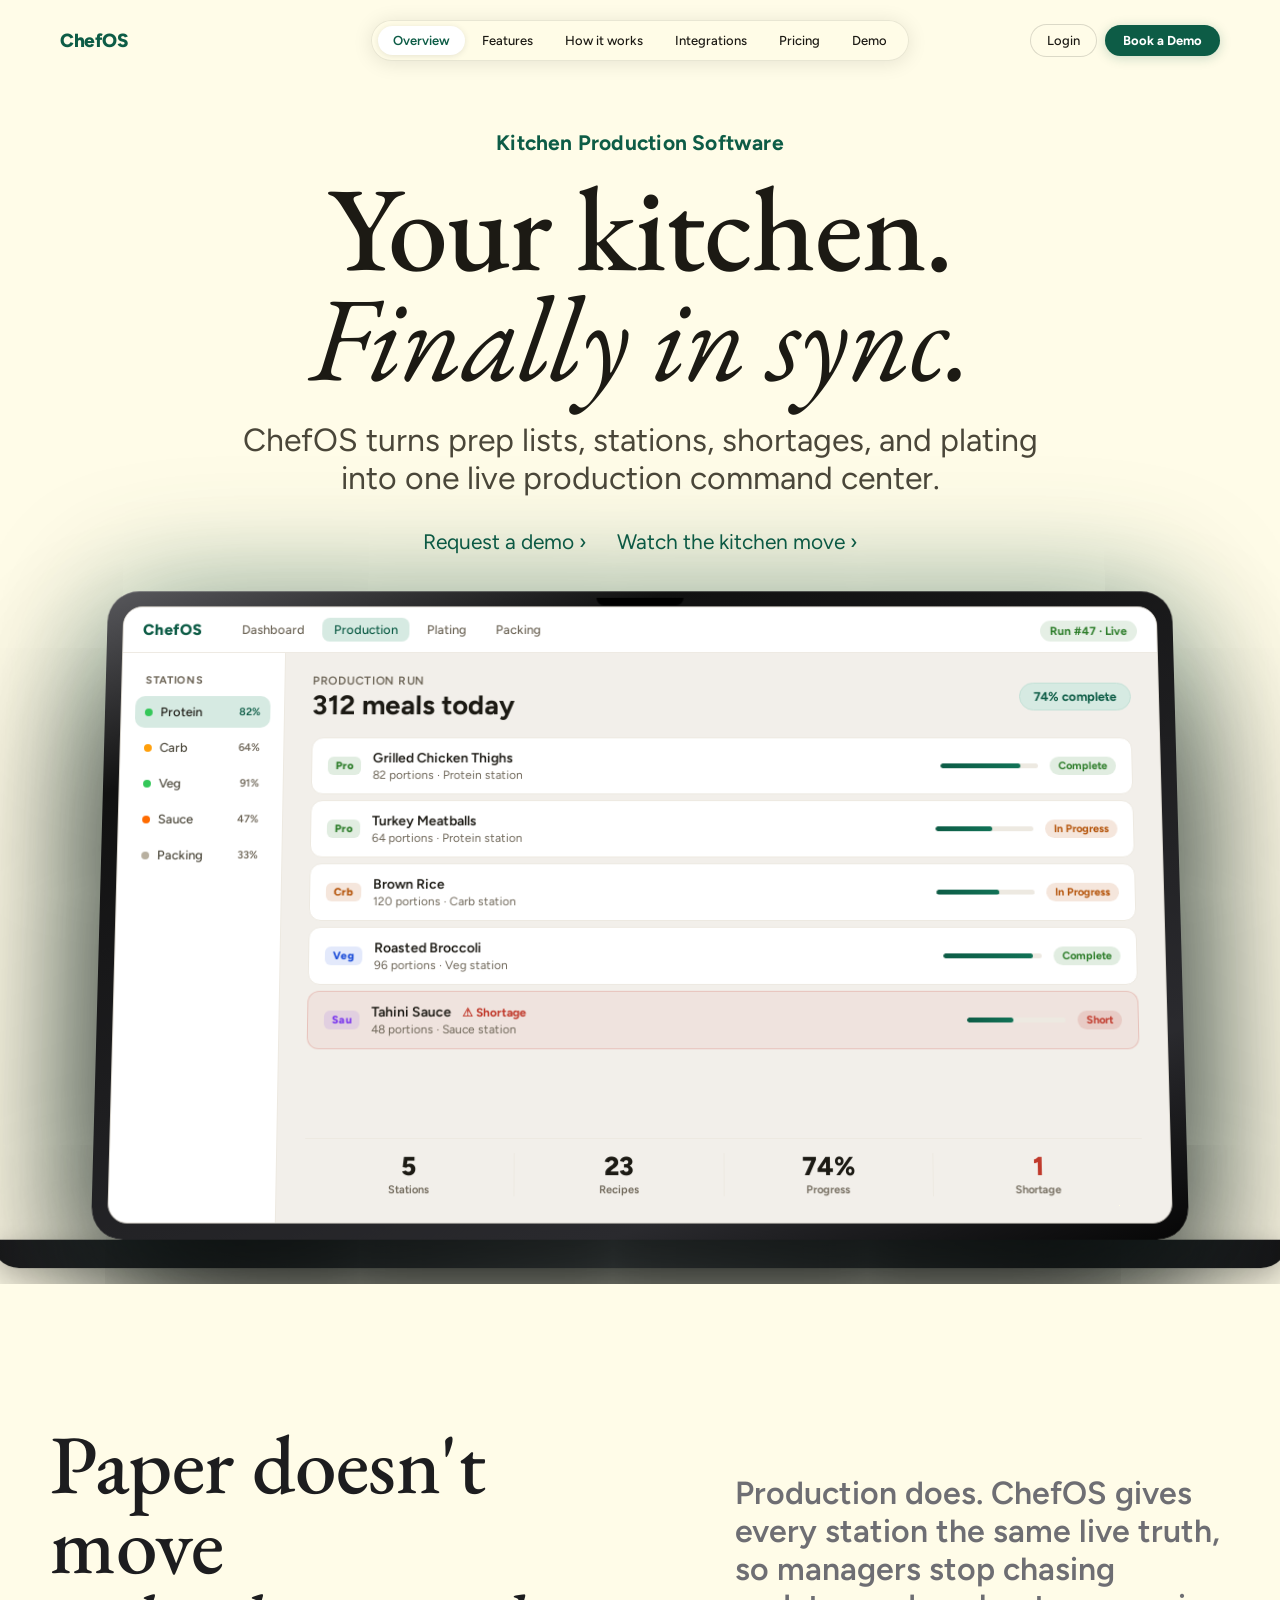
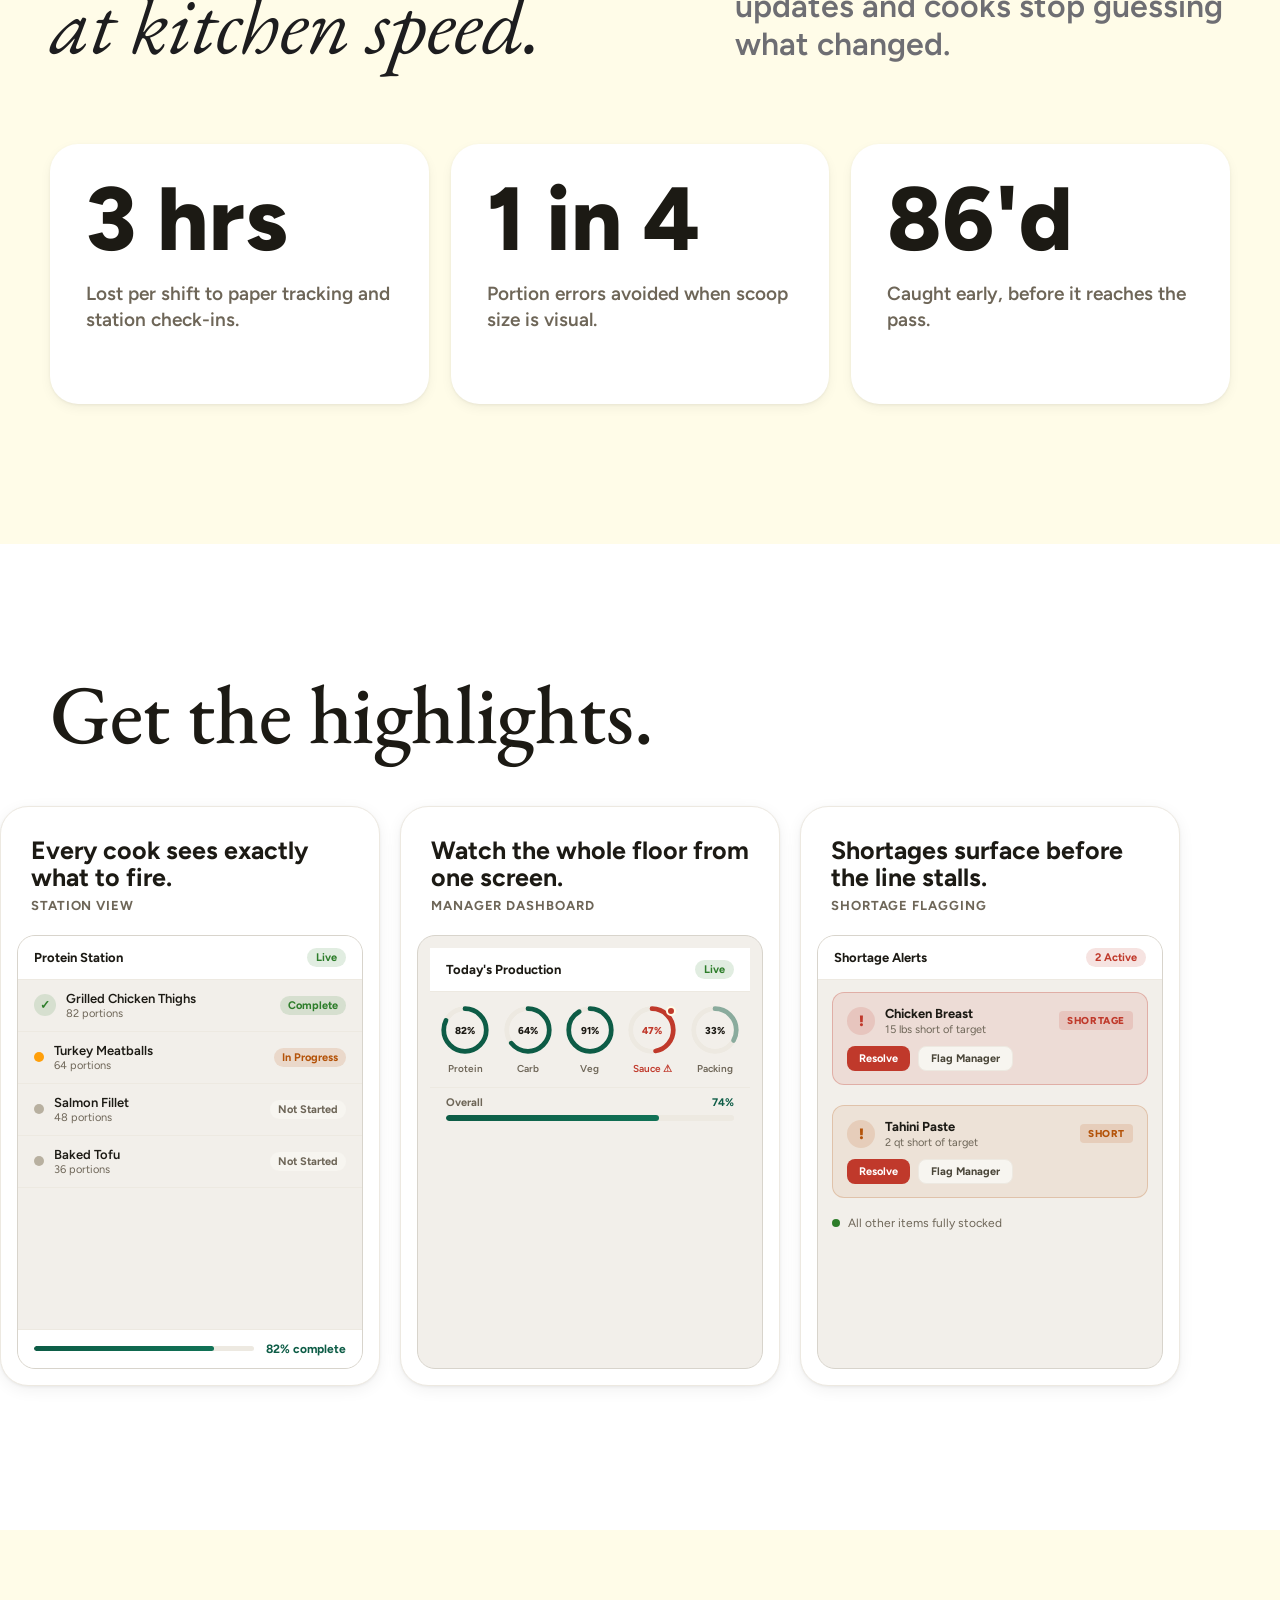
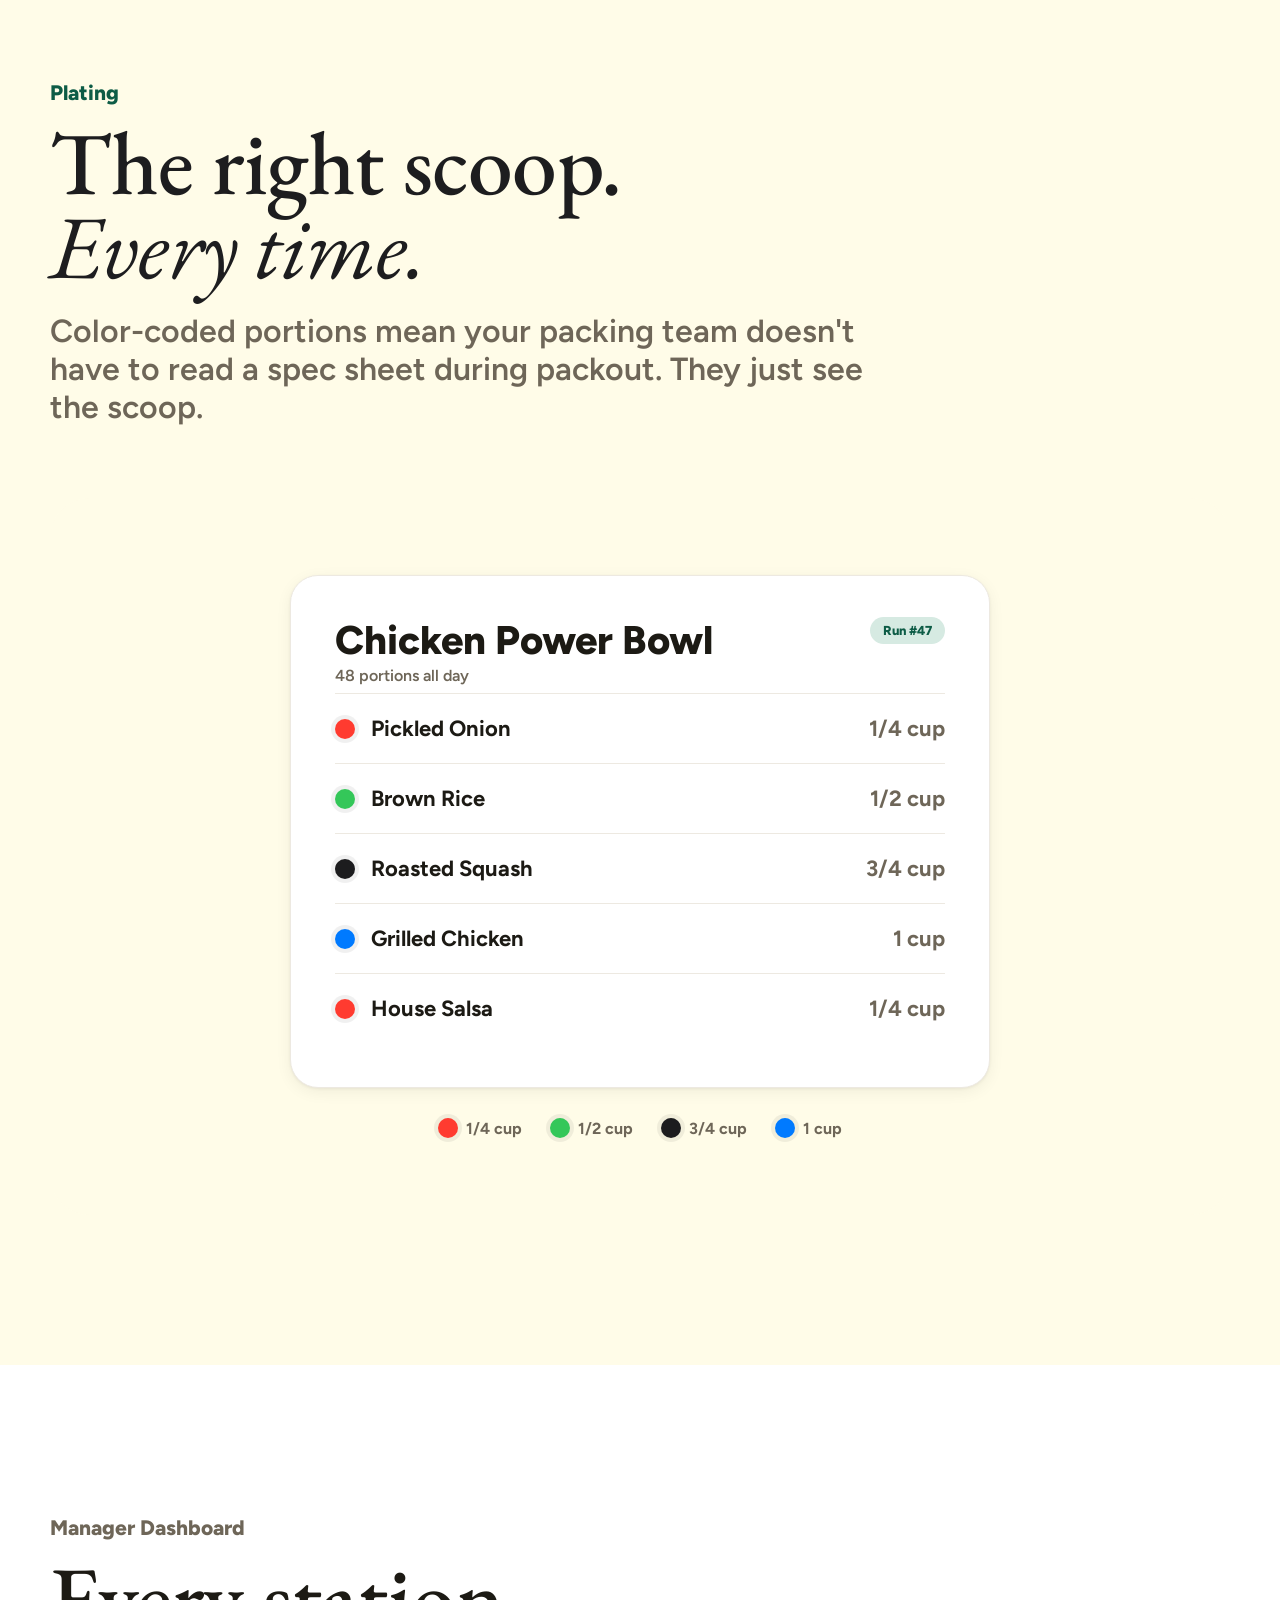
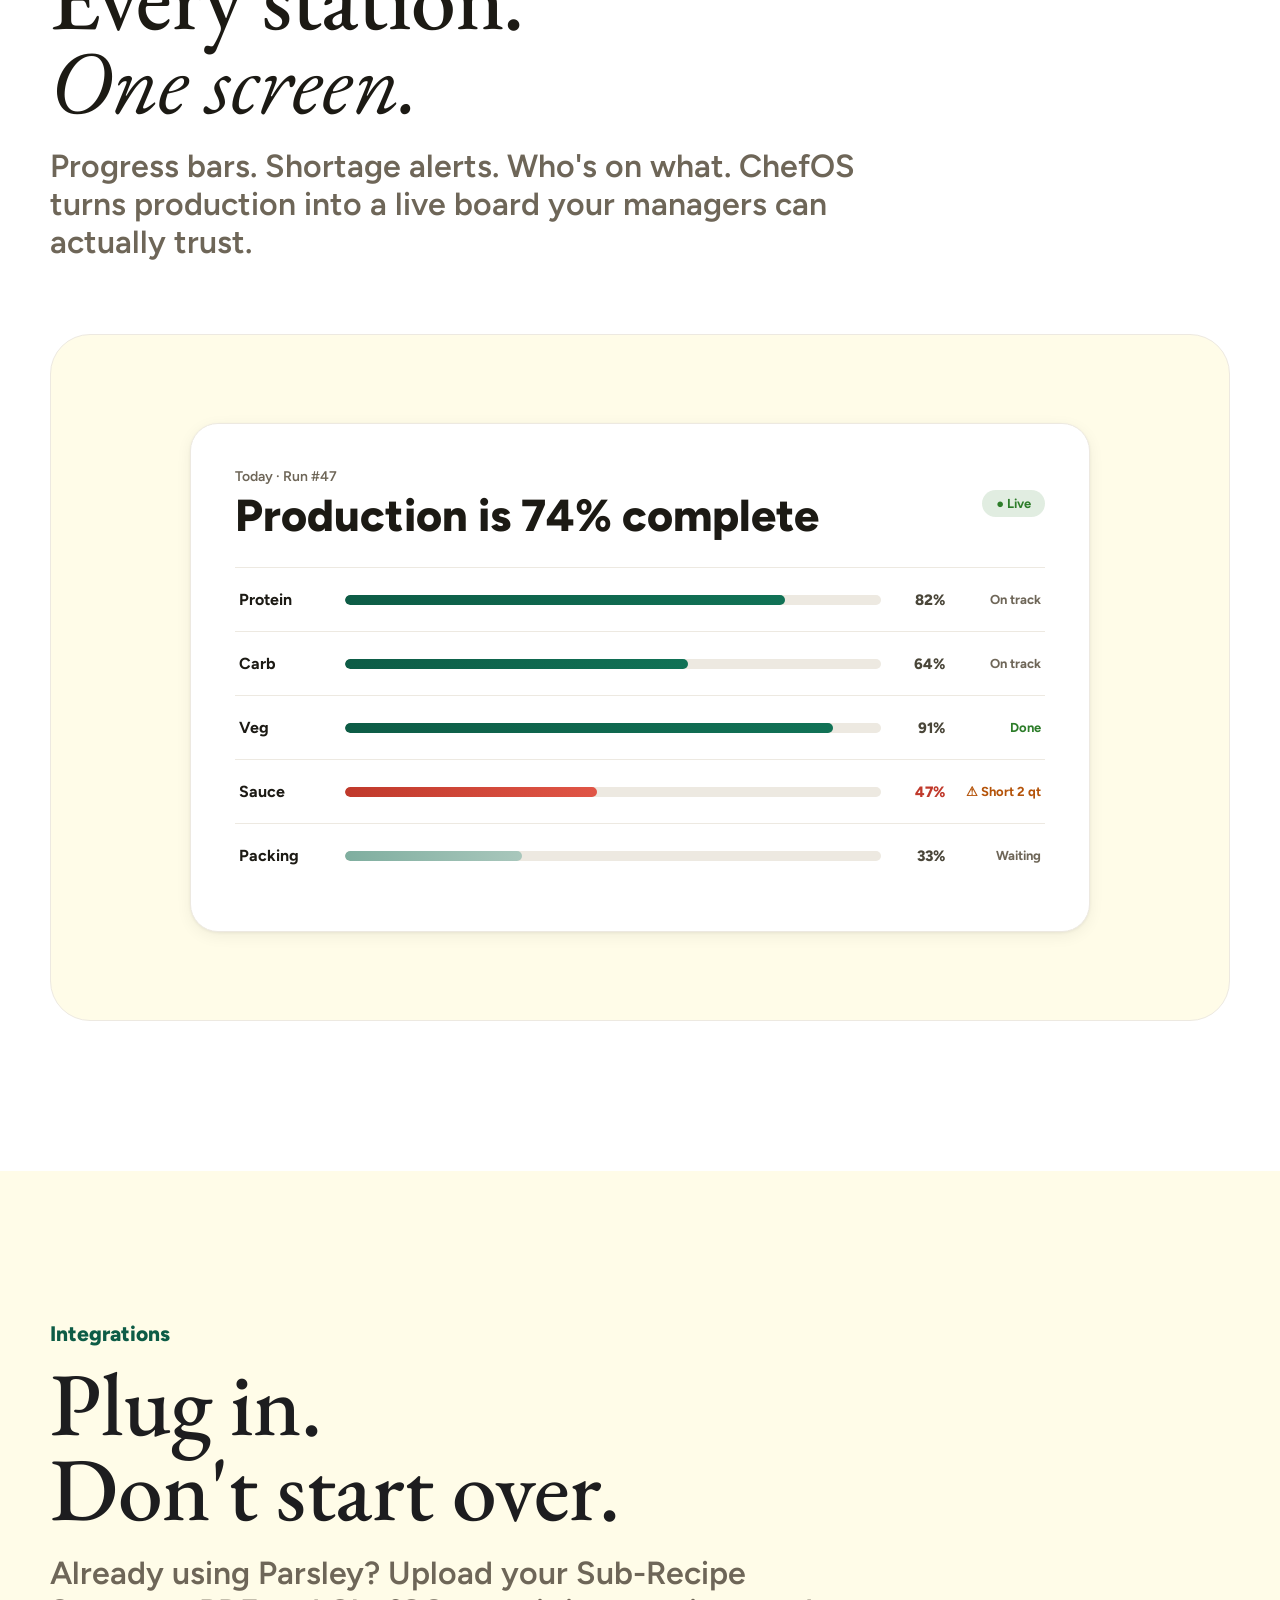
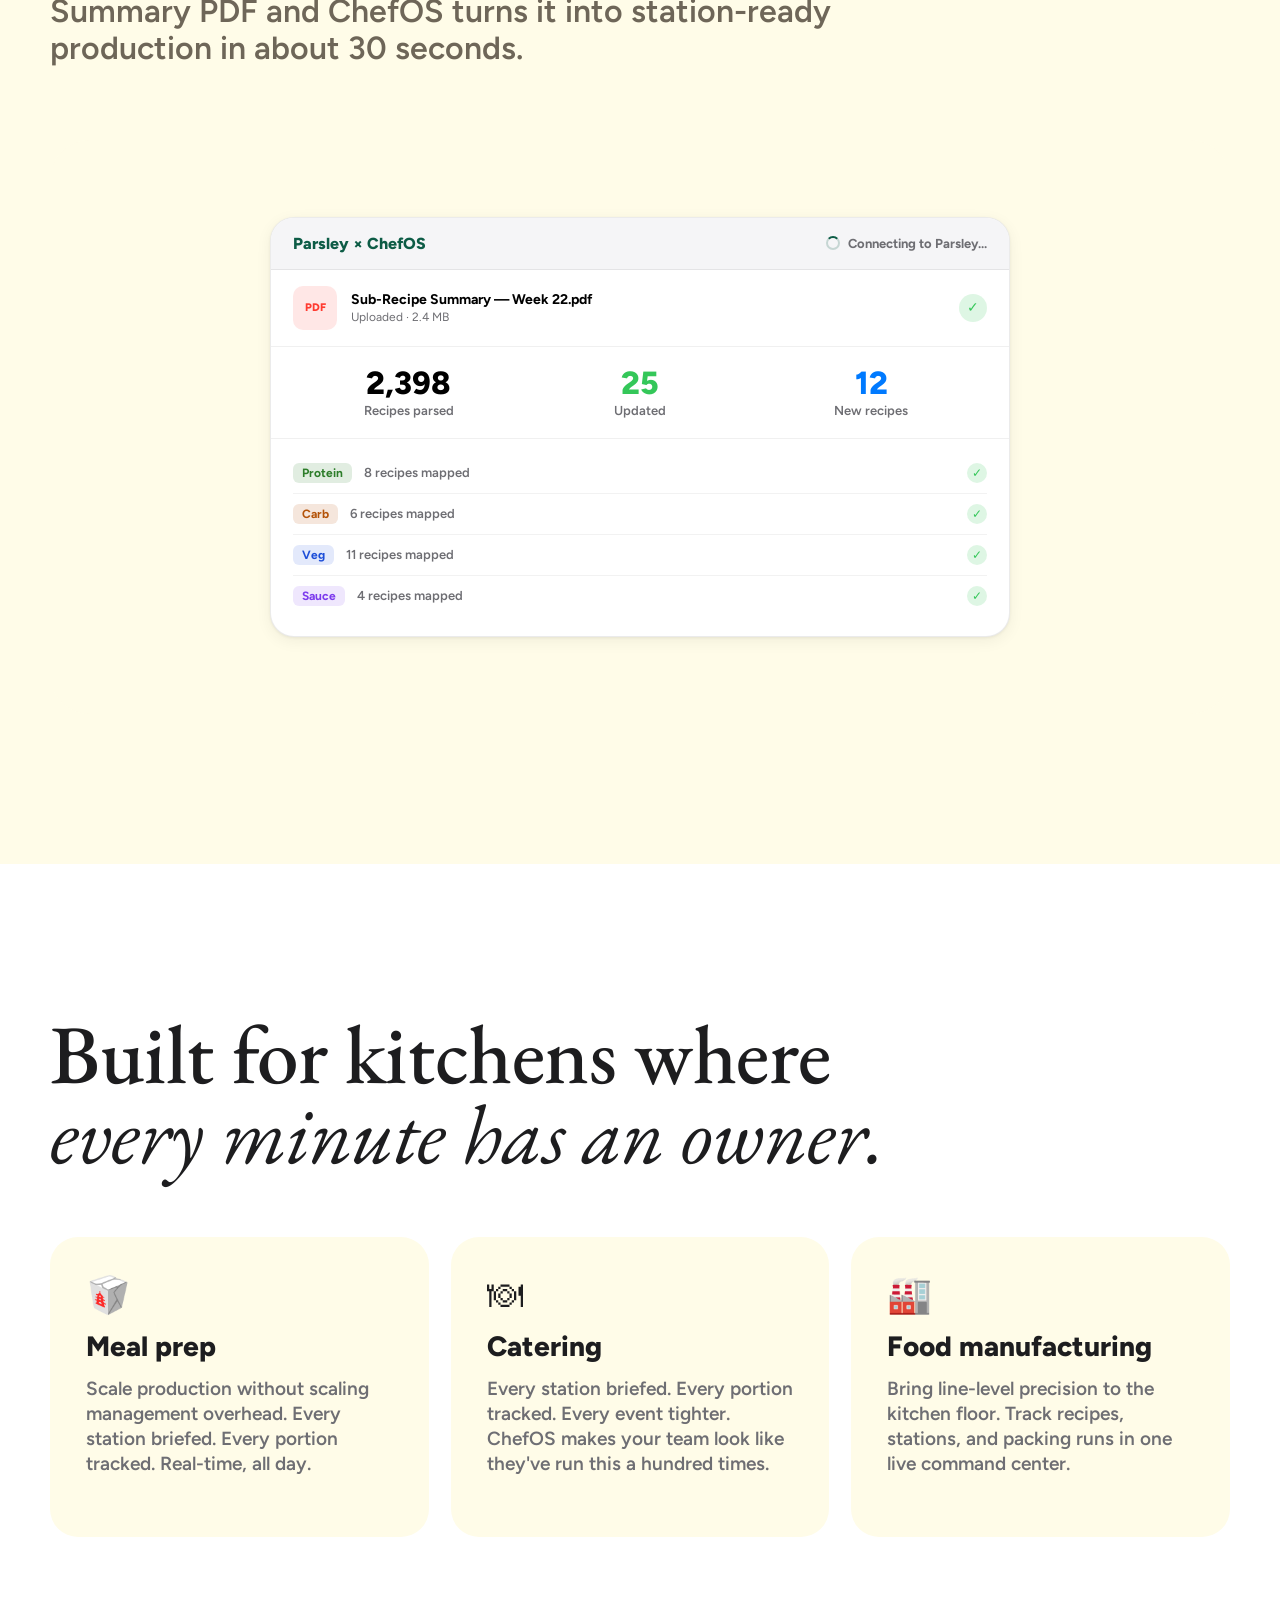
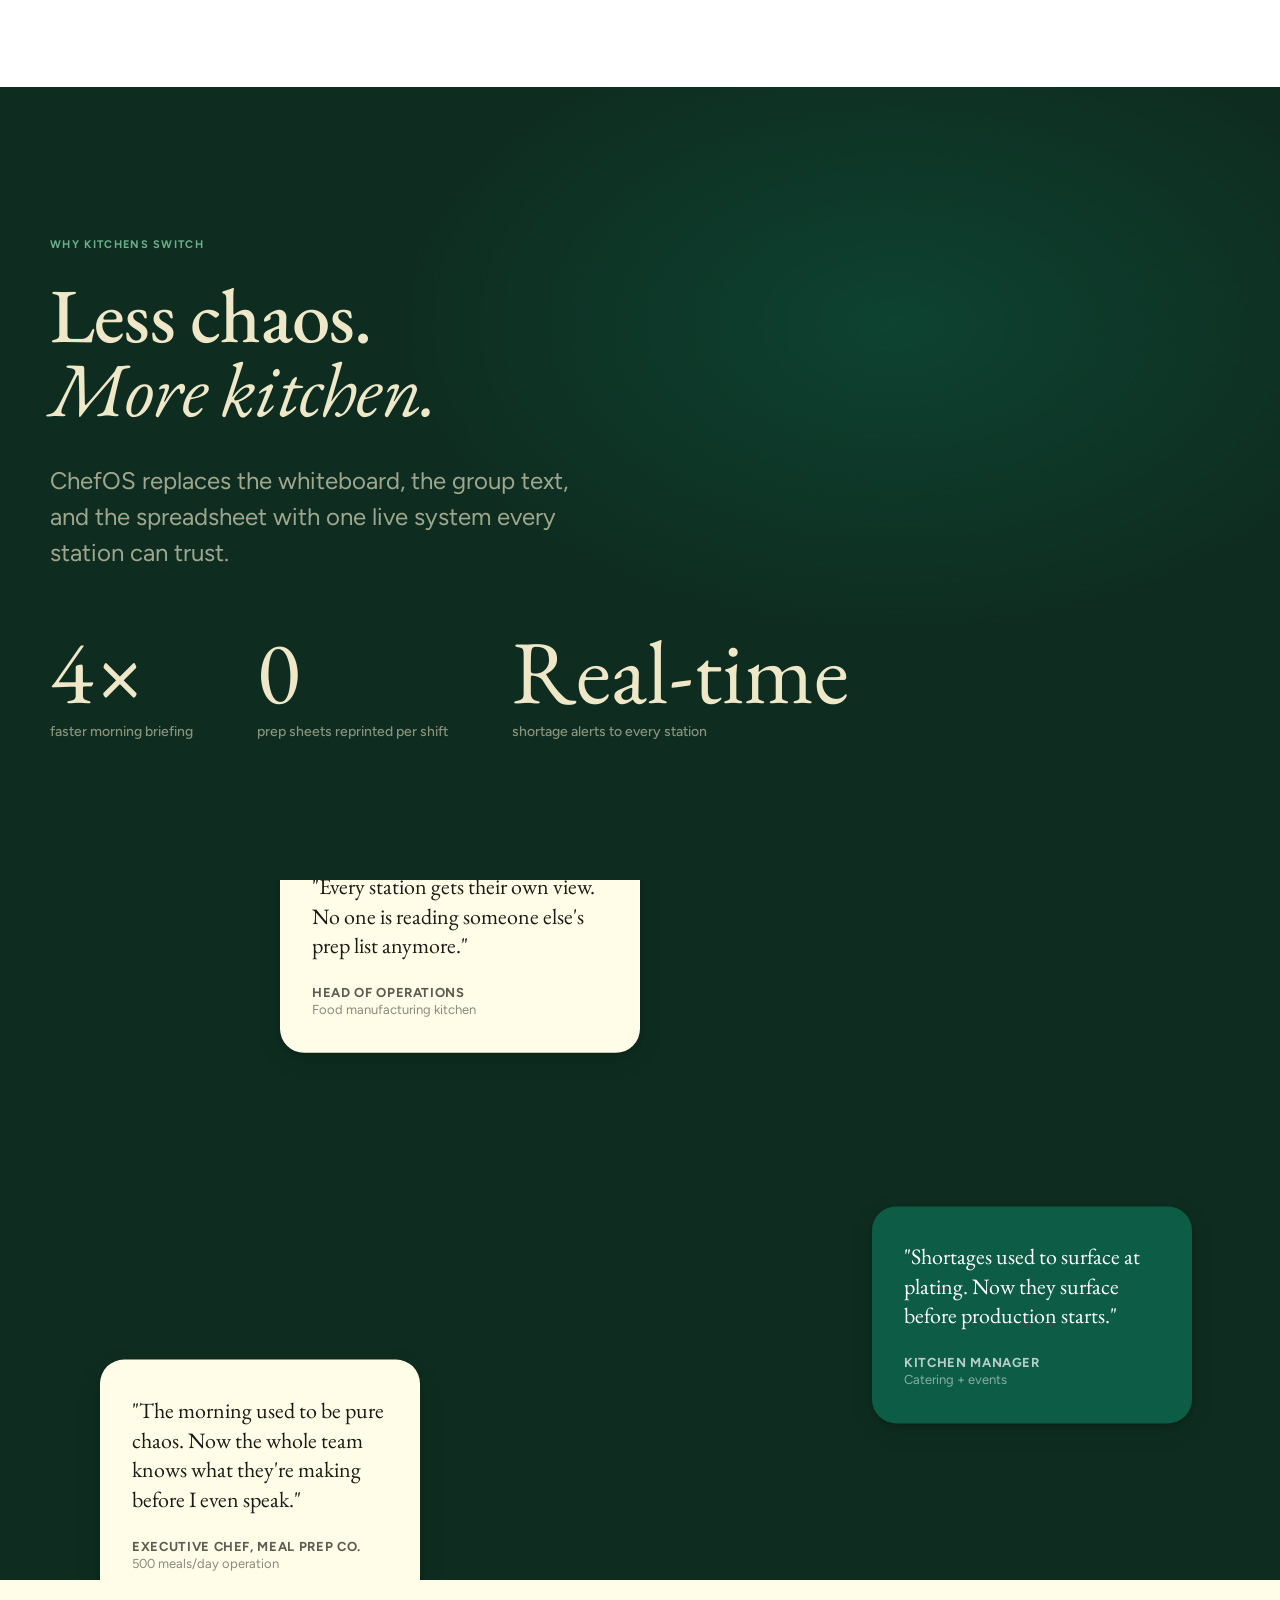
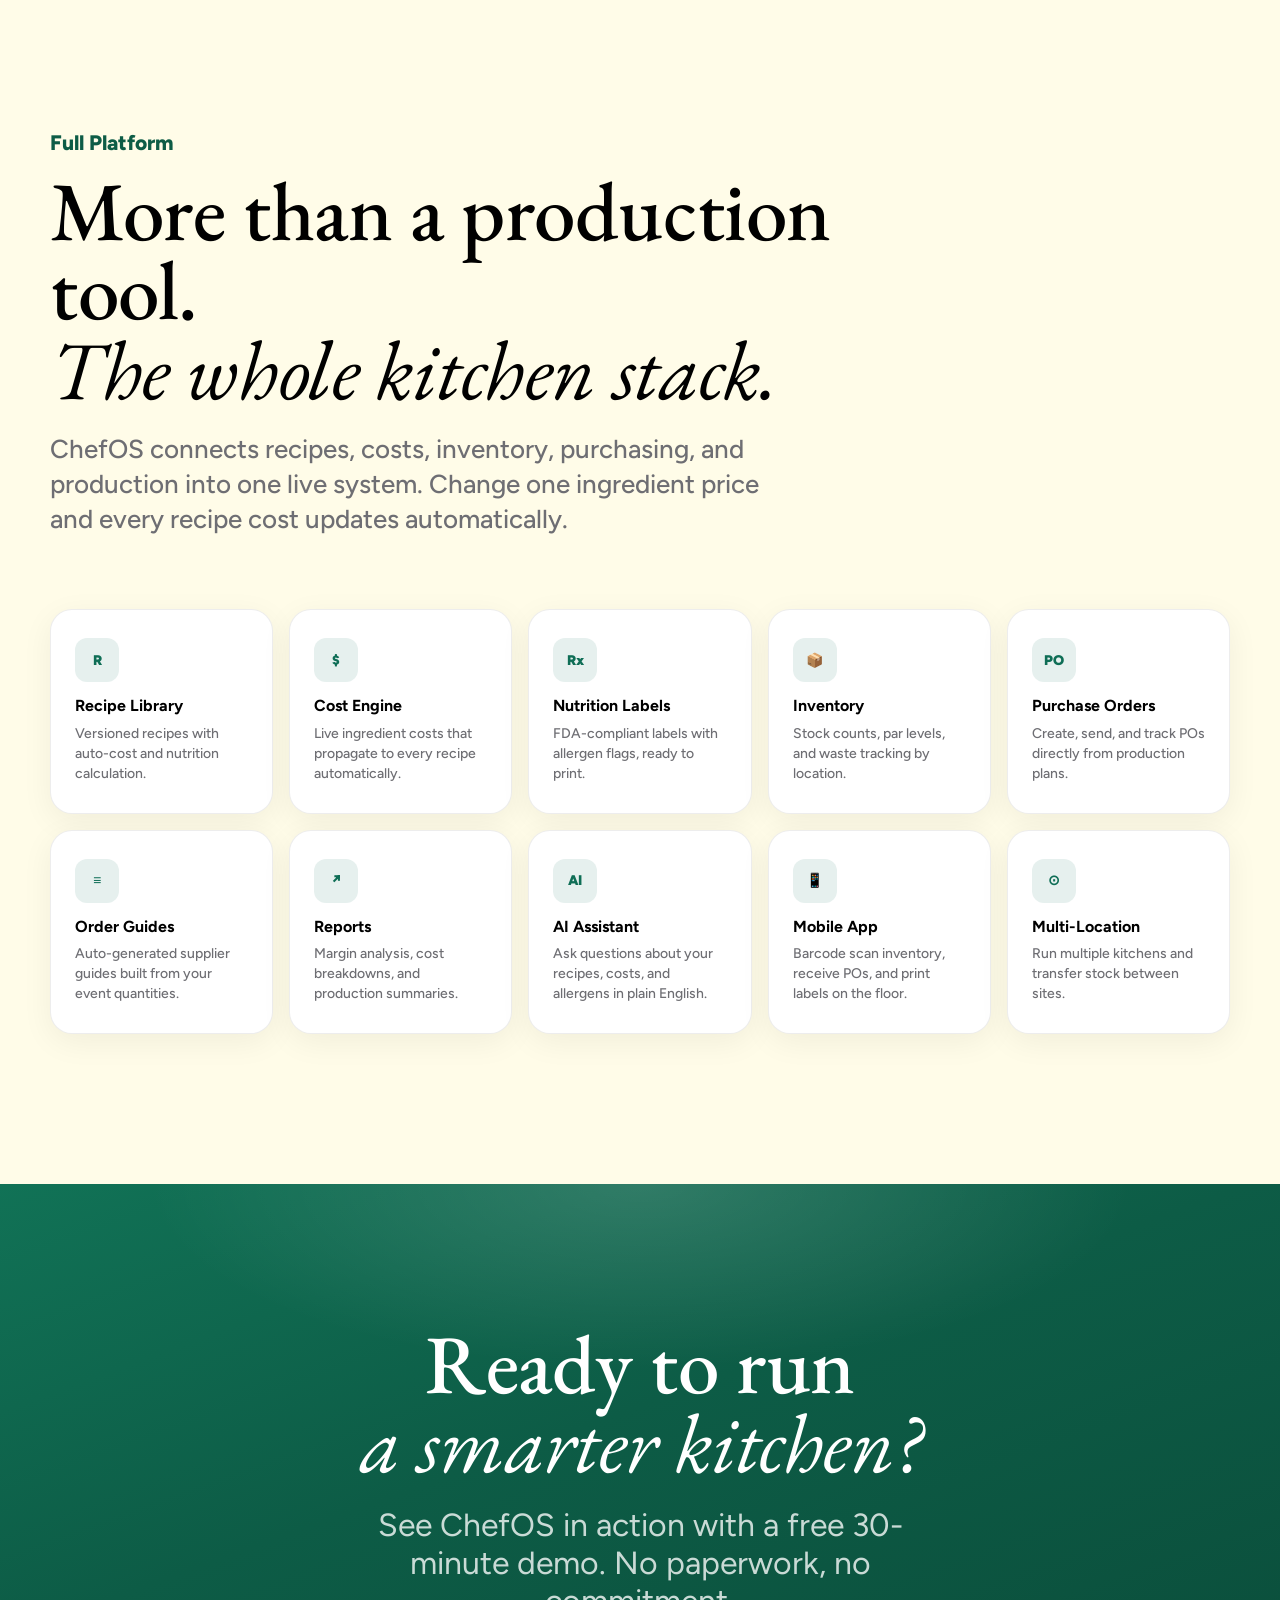
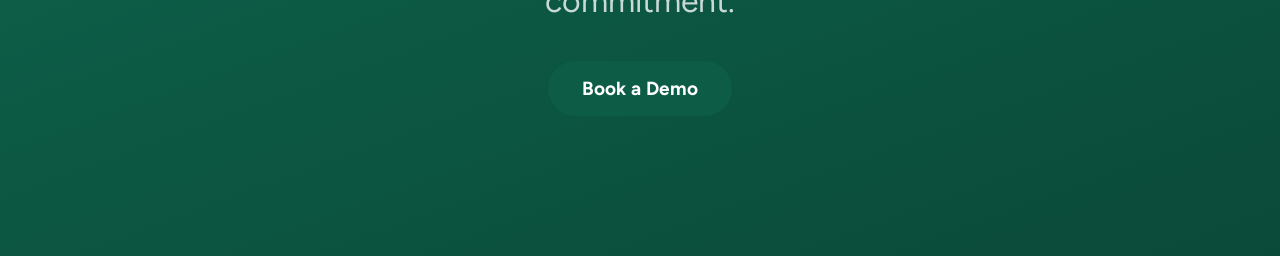
<file: index.html>
<!doctype html>
<html lang="en">
<head>
  <meta charset="utf-8">
  <meta name="viewport" content="width=device-width, initial-scale=1">
  <title>ChefOS | Kitchen Production Software</title>
  <meta name="description" content="ChefOS is production management software built for professional kitchens, prep teams, and packing lines.">
  <meta property="og:title" content="ChefOS | Your kitchen. Finally in sync.">
  <meta property="og:description" content="Run production, stations, shortages, and plating from one real-time kitchen system.">
  <meta property="og:type" content="website">
  <link rel="stylesheet" href="styles.css">
  <style>
/* ============================================================
   PLATFORM OVERVIEW SECTION
   ============================================================ */
.platform-section {
  padding: 150px 0;
  background: var(--color-gray-apple, #f5f5f7);
  color: #1d1d1f;
}

.platform-header {
  max-width: 860px;
  margin-bottom: 72px;
}

.platform-header h2 {
  margin: 0;
  font-family: 'EB Garamond', Georgia, serif;
  font-size: clamp(48px, 6.5vw, 88px);
  line-height: 0.96;
  font-weight: 500;
  letter-spacing: -0.005em;
  color: #000;
}

.platform-sub {
  margin: 22px 0 0;
  font-size: clamp(19px, 2.2vw, 26px);
  font-weight: 500;
  color: #6e6e73;
  line-height: 1.35;
  max-width: 740px;
}

.platform-grid {
  display: grid;
  grid-template-columns: repeat(5, 1fr);
  gap: 16px;
}

.platform-tile {
  padding: 28px 24px;
  border-radius: 22px;
  background: #fff;
  border: 1px solid rgba(0,0,0,0.07);
  box-shadow: 0 8px 32px rgba(0,0,0,0.06);
  transition: transform 0.2s ease, box-shadow 0.2s ease;
}

.platform-tile:hover {
  transform: translateY(-3px);
  box-shadow: 0 16px 48px rgba(0,0,0,0.10);
}

.pt-icon {
  width: 44px; height: 44px;
  border-radius: 12px;
  background: rgba(15,110,86,0.10);
  color: #0F6E56;
  font-size: 14px;
  font-weight: 900;
  display: flex;
  align-items: center;
  justify-content: center;
  margin-bottom: 14px;
}

.pt-name {
  font-size: 16px;
  font-weight: 700;
  color: #000;
  margin-bottom: 8px;
  line-height: 1.2;
}

.pt-desc {
  font-size: 14px;
  font-weight: 500;
  color: #6e6e73;
  line-height: 1.45;
}

@media (max-width: 900px) {
  .platform-grid { grid-template-columns: repeat(3, 1fr); }
  .platform-section { padding: 96px 0; }
}

@media (max-width: 560px) {
  .platform-grid { grid-template-columns: repeat(2, 1fr); }
  .platform-section { padding: 64px 0; }
  .platform-tile { padding: 22px 18px; }
  .pt-icon { width: 38px; height: 38px; font-size: 12px; }
  .pt-name { font-size: 15px; }
  .pt-desc { font-size: 13px; }
}
  </style>
</head>
<body class="apple-home">

  <!-- Global nav -->
  <nav class="site-nav" aria-label="Primary navigation">
    <div class="nav-inner">
      <a class="brand" href="index.html">ChefOS</a>
      <div class="nav-pill">
        <button class="nav-close-btn" type="button" aria-label="Close menu">✕</button>
        <a class="active" href="index.html">Overview</a>
        <a href="features.html">Features</a>
        <a href="how-it-works.html">How it works</a>
        <a href="integrations.html">Integrations</a>
        <a href="pricing.html">Pricing</a>
        <a href="demo.html">Demo</a>
      </div>
      <div class="nav-right">
        <a class="nav-login" href="https://app.getchef.co/login">Login</a>
        <a class="nav-cta" href="contact.html">Book a Demo</a>
        <button class="nav-toggle" type="button" aria-label="Open menu" aria-expanded="false"><span></span><span></span><span></span></button>
      </div>
    </div>
  </nav>

  <main>

    <!-- ================================================
         HERO
    ================================================= -->
    <section id="hero" class="apple-hero">
      <div class="apple-hero-copy reveal">
        <p class="apple-product-kicker">Kitchen Production Software</p>
        <h1>Your kitchen.<br><em>Finally in sync.</em></h1>
        <p class="hero-sub">ChefOS turns prep lists, stations, shortages, and plating into one live production command center.</p>
        <div class="apple-hero-actions">
          <a href="contact.html">Request a demo</a>
          <a href="#highlights">Watch the kitchen move</a>
        </div>
      </div>

      <!-- Device mockup -->
      <div class="product-stage reveal" data-parallax="0.035" aria-label="ChefOS production dashboard mockup">
        <div class="kps-device">
          <div class="device-bezel">

            <div class="screen-ui">

              <!-- App top bar -->
              <div class="app-topbar">
                <div class="app-logo">ChefOS</div>
                <div class="app-nav-items">
                  <span class="app-nav-item">Dashboard</span>
                  <span class="app-nav-item active">Production</span>
                  <span class="app-nav-item">Plating</span>
                  <span class="app-nav-item">Packing</span>
                </div>
                <div class="app-topbar-right">
                  <span class="app-run-badge">Run #47 · Live</span>
                </div>
              </div>

              <div class="screen-body">

                <!-- Left sidebar -->
                <div class="screen-sidebar">
                  <div class="sidebar-label">Stations</div>
                  <div class="station-pill active-station">
                    <span class="station-dot dot-green"></span>
                    <span class="station-name-text">Protein</span>
                    <span class="station-pct">82%</span>
                  </div>
                  <div class="station-pill">
                    <span class="station-dot dot-amber"></span>
                    <span class="station-name-text">Carb</span>
                    <span class="station-pct">64%</span>
                  </div>
                  <div class="station-pill">
                    <span class="station-dot dot-green"></span>
                    <span class="station-name-text">Veg</span>
                    <span class="station-pct">91%</span>
                  </div>
                  <div class="station-pill">
                    <span class="station-dot dot-orange"></span>
                    <span class="station-name-text">Sauce</span>
                    <span class="station-pct">47%</span>
                  </div>
                  <div class="station-pill">
                    <span class="station-dot dot-gray"></span>
                    <span class="station-name-text">Packing</span>
                    <span class="station-pct">33%</span>
                  </div>
                </div>

                <!-- Main content -->
                <div class="screen-main">

                  <div class="screen-main-header">
                    <div>
                      <div class="screen-main-label">Production Run</div>
                      <div class="screen-main-title">312 meals today</div>
                    </div>
                    <div class="screen-main-pct">74% complete</div>
                  </div>

                  <!-- Recipe cards -->
                  <div class="recipe-list">

                    <div class="recipe-row">
                      <div class="recipe-row-left">
                        <div class="recipe-station-tag tag-protein">Pro</div>
                        <div class="recipe-info">
                          <div class="recipe-name">Grilled Chicken Thighs</div>
                          <div class="recipe-qty">82 portions · Protein station</div>
                        </div>
                      </div>
                      <div class="recipe-row-right">
                        <div class="recipe-progress-bar"><div class="recipe-progress-fill" style="--rp:82%"></div></div>
                        <span class="recipe-status status-inprogress" id="hero-badge-1">In Progress</span>
                      </div>
                    </div>

                    <div class="recipe-row">
                      <div class="recipe-row-left">
                        <div class="recipe-station-tag tag-protein">Pro</div>
                        <div class="recipe-info">
                          <div class="recipe-name">Turkey Meatballs</div>
                          <div class="recipe-qty">64 portions · Protein station</div>
                        </div>
                      </div>
                      <div class="recipe-row-right">
                        <div class="recipe-progress-bar"><div class="recipe-progress-fill" style="--rp:58%"></div></div>
                        <span class="recipe-status status-inprogress">In Progress</span>
                      </div>
                    </div>

                    <div class="recipe-row">
                      <div class="recipe-row-left">
                        <div class="recipe-station-tag tag-carb">Crb</div>
                        <div class="recipe-info">
                          <div class="recipe-name">Brown Rice</div>
                          <div class="recipe-qty">120 portions · Carb station</div>
                        </div>
                      </div>
                      <div class="recipe-row-right">
                        <div class="recipe-progress-bar"><div class="recipe-progress-fill" style="--rp:64%"></div></div>
                        <span class="recipe-status status-inprogress">In Progress</span>
                      </div>
                    </div>

                    <div class="recipe-row">
                      <div class="recipe-row-left">
                        <div class="recipe-station-tag tag-veg">Veg</div>
                        <div class="recipe-info">
                          <div class="recipe-name">Roasted Broccoli</div>
                          <div class="recipe-qty">96 portions · Veg station</div>
                        </div>
                      </div>
                      <div class="recipe-row-right">
                        <div class="recipe-progress-bar"><div class="recipe-progress-fill" style="--rp:91%"></div></div>
                        <span class="recipe-status status-complete">Complete</span>
                      </div>
                    </div>

                    <div class="recipe-row shortage-recipe-row">
                      <div class="recipe-row-left">
                        <div class="recipe-station-tag tag-sauce">Sau</div>
                        <div class="recipe-info">
                          <div class="recipe-name">Tahini Sauce <span class="shortage-flag">⚠ Shortage</span></div>
                          <div class="recipe-qty">48 portions · Sauce station</div>
                        </div>
                      </div>
                      <div class="recipe-row-right">
                        <div class="recipe-progress-bar"><div class="recipe-progress-fill" style="--rp:47%"></div></div>
                        <span class="recipe-status status-shortage">Short</span>
                      </div>
                    </div>

                  </div>

                  <!-- Bottom stat strip -->
                  <div class="screen-stat-strip">
                    <div class="screen-stat">
                      <div class="screen-stat-value" id="hero-stat-stations">5</div>
                      <div class="screen-stat-label">Stations</div>
                    </div>
                    <div class="screen-stat">
                      <div class="screen-stat-value" id="hero-stat-recipes">23</div>
                      <div class="screen-stat-label">Recipes</div>
                    </div>
                    <div class="screen-stat">
                      <div class="screen-stat-value">74%</div>
                      <div class="screen-stat-label">Progress</div>
                    </div>
                    <div class="screen-stat screen-stat-alert">
                      <div class="screen-stat-value stat-red">1</div>
                      <div class="screen-stat-label">Shortage</div>
                    </div>
                  </div>

                </div>
              </div>
            </div>

          </div>
          <div class="device-base"></div>
        </div>
      </div>
    </section>

    <!-- ================================================
         STATS / INTRO
    ================================================= -->
    <section id="problem" class="apple-intro">
      <div class="apple-copy-grid container reveal">
        <h2>Paper doesn't move<br><em>at kitchen speed.</em></h2>
        <p>Production does. ChefOS gives every station the same live truth, so managers stop chasing updates and cooks stop guessing what changed.</p>
      </div>
      <div class="apple-stat-row container reveal">
        <article>
          <strong class="stat-counter" data-target="3" data-suffix=" hrs">0 hrs</strong>
          <span>Lost per shift to paper tracking and station check-ins.</span>
        </article>
        <article>
          <strong class="stat-counter" data-target-text="1 in 4">1 in 4</strong>
          <span>Portion errors avoided when scoop size is visual.</span>
        </article>
        <article>
          <strong>86'd</strong>
          <span>Caught early, before it reaches the pass.</span>
        </article>
      </div>
    </section>

    <!-- ================================================
         HIGHLIGHTS — horizontal scroll
    ================================================= -->
    <section id="highlights" class="apple-highlights">
      <div class="container reveal">
        <h2>Get the highlights.</h2>
      </div>

      <div class="apple-highlight-strip" aria-label="ChefOS feature highlights">

        <!-- Card 1: Station View -->
        <article class="reveal">
          <div class="highlight-card-top">
            <h3>Every cook sees exactly what to fire.</h3>
            <p>Station View</p>
          </div>
          <div class="highlight-mockup station-mockup">
            <div class="hm-header">
              <span class="hm-title">Protein Station</span>
              <span class="hm-badge badge-live">Live</span>
            </div>
            <div class="hm-recipe-row hm-done">
              <div class="hm-recipe-left">
                <span class="hm-check">✓</span>
                <div>
                  <div class="hm-recipe-name">Grilled Chicken Thighs</div>
                  <div class="hm-recipe-meta">82 portions</div>
                </div>
              </div>
              <span class="hm-status s-complete">Complete</span>
            </div>
            <div class="hm-recipe-row hm-active">
              <div class="hm-recipe-left">
                <span class="hm-dot dot-amber-sm"></span>
                <div>
                  <div class="hm-recipe-name">Turkey Meatballs</div>
                  <div class="hm-recipe-meta">64 portions</div>
                </div>
              </div>
              <span class="hm-status s-inprogress">In Progress</span>
            </div>
            <div class="hm-recipe-row">
              <div class="hm-recipe-left">
                <span class="hm-dot dot-gray-sm"></span>
                <div>
                  <div class="hm-recipe-name">Salmon Fillet</div>
                  <div class="hm-recipe-meta">48 portions</div>
                </div>
              </div>
              <span class="hm-status s-notstarted">Not Started</span>
            </div>
            <div class="hm-recipe-row">
              <div class="hm-recipe-left">
                <span class="hm-dot dot-gray-sm"></span>
                <div>
                  <div class="hm-recipe-name">Baked Tofu</div>
                  <div class="hm-recipe-meta">36 portions</div>
                </div>
              </div>
              <span class="hm-status s-notstarted">Not Started</span>
            </div>
            <div class="hm-progress-footer">
              <div class="hm-pfbar"><div class="hm-pfill" style="--hpw:82%"></div></div>
              <span class="hm-pct">82% complete</span>
            </div>
          </div>
        </article>

        <!-- Card 2: Dashboard -->
        <article class="reveal">
          <div class="highlight-card-top">
            <h3>Watch the whole floor from one screen.</h3>
            <p>Manager Dashboard</p>
          </div>
          <div class="highlight-mockup dashboard-mockup">
            <div class="hm-header">
              <span class="hm-title">Today's Production</span>
              <span class="hm-badge badge-live">Live</span>
            </div>
            <div class="ring-grid">
              <div class="ring-item">
                <div class="ring-wrap">
                  <svg viewBox="0 0 44 44" class="ring-svg">
                    <circle cx="22" cy="22" r="18" class="ring-track"/>
                    <circle cx="22" cy="22" r="18" class="ring-arc" style="--arc-pct:82"/>
                  </svg>
                  <span class="ring-pct">82%</span>
                </div>
                <div class="ring-label">Protein</div>
              </div>
              <div class="ring-item">
                <div class="ring-wrap">
                  <svg viewBox="0 0 44 44" class="ring-svg">
                    <circle cx="22" cy="22" r="18" class="ring-track"/>
                    <circle cx="22" cy="22" r="18" class="ring-arc" style="--arc-pct:64"/>
                  </svg>
                  <span class="ring-pct">64%</span>
                </div>
                <div class="ring-label">Carb</div>
              </div>
              <div class="ring-item">
                <div class="ring-wrap">
                  <svg viewBox="0 0 44 44" class="ring-svg">
                    <circle cx="22" cy="22" r="18" class="ring-track"/>
                    <circle cx="22" cy="22" r="18" class="ring-arc" style="--arc-pct:91"/>
                  </svg>
                  <span class="ring-pct">91%</span>
                </div>
                <div class="ring-label">Veg</div>
              </div>
              <div class="ring-item ring-shortage">
                <div class="ring-wrap">
                  <svg viewBox="0 0 44 44" class="ring-svg">
                    <circle cx="22" cy="22" r="18" class="ring-track"/>
                    <circle cx="22" cy="22" r="18" class="ring-arc ring-arc-red" style="--arc-pct:47"/>
                  </svg>
                  <span class="ring-pct ring-pct-red">47%</span>
                  <span class="ring-alert-dot"></span>
                </div>
                <div class="ring-label ring-label-red">Sauce ⚠</div>
              </div>
              <div class="ring-item">
                <div class="ring-wrap">
                  <svg viewBox="0 0 44 44" class="ring-svg">
                    <circle cx="22" cy="22" r="18" class="ring-track"/>
                    <circle cx="22" cy="22" r="18" class="ring-arc ring-arc-dim" style="--arc-pct:33"/>
                  </svg>
                  <span class="ring-pct">33%</span>
                </div>
                <div class="ring-label">Packing</div>
              </div>
            </div>
            <div class="dash-overall-bar">
              <div class="dash-overall-label">Overall <span>74%</span></div>
              <div class="dash-overall-track"><div class="dash-overall-fill" style="--dp:74%"></div></div>
            </div>
          </div>
        </article>

        <!-- Card 3: Shortages -->
        <article class="reveal">
          <div class="highlight-card-top">
            <h3>Shortages surface before the line stalls.</h3>
            <p>Shortage Flagging</p>
          </div>
          <div class="highlight-mockup shortage-mockup">
            <div class="hm-header">
              <span class="hm-title">Shortage Alerts</span>
              <span class="hm-badge badge-red">2 Active</span>
            </div>
            <div class="shortage-card">
              <div class="shortage-top">
                <div class="shortage-icon">!</div>
                <div class="shortage-text">
                  <div class="shortage-item-name">Chicken Breast</div>
                  <div class="shortage-item-qty">15 lbs short of target</div>
                </div>
                <span class="shortage-label">SHORTAGE</span>
              </div>
              <div class="shortage-actions">
                <button class="sh-btn sh-btn-primary">Resolve</button>
                <button class="sh-btn sh-btn-ghost">Flag Manager</button>
              </div>
            </div>
            <div class="shortage-card shortage-card-minor">
              <div class="shortage-top">
                <div class="shortage-icon shortage-icon-warn">!</div>
                <div class="shortage-text">
                  <div class="shortage-item-name">Tahini Paste</div>
                  <div class="shortage-item-qty">2 qt short of target</div>
                </div>
                <span class="shortage-label shortage-label-warn">SHORT</span>
              </div>
              <div class="shortage-actions">
                <button class="sh-btn sh-btn-primary">Resolve</button>
                <button class="sh-btn sh-btn-ghost">Flag Manager</button>
              </div>
            </div>
            <div class="shortage-ok-row">
              <span class="ok-dot"></span>
              All other items fully stocked
            </div>
          </div>
        </article>

        <!-- Card 4: Plating -->
        <article class="reveal">
          <div class="highlight-card-top">
            <h3>Color-coded scoops make plating obvious.</h3>
            <p>Plating Screen</p>
          </div>
          <div class="highlight-mockup plating-mockup">
            <div class="hm-header">
              <span class="hm-title">Chicken Power Bowl</span>
              <span class="hm-badge badge-teal">48 all day</span>
            </div>
            <div class="plating-row plating-row-reveal" style="--delay:0.1s">
              <span class="scoop-dot sdot-red"></span>
              <span class="plating-ingredient">Pickled Onion</span>
              <span class="plating-amount">1/4 cup</span>
            </div>
            <div class="plating-row plating-row-reveal" style="--delay:0.25s">
              <span class="scoop-dot sdot-green"></span>
              <span class="plating-ingredient">Brown Rice</span>
              <span class="plating-amount">1/2 cup</span>
            </div>
            <div class="plating-row plating-row-reveal" style="--delay:0.4s">
              <span class="scoop-dot sdot-black"></span>
              <span class="plating-ingredient">Roasted Squash</span>
              <span class="plating-amount">3/4 cup</span>
            </div>
            <div class="plating-row plating-row-reveal" style="--delay:0.55s">
              <span class="scoop-dot sdot-blue"></span>
              <span class="plating-ingredient">Grilled Chicken</span>
              <span class="plating-amount">1 cup</span>
            </div>
            <div class="plating-legend">
              <span><span class="scoop-dot sdot-red sdot-sm"></span> 1/4</span>
              <span><span class="scoop-dot sdot-green sdot-sm"></span> 1/2</span>
              <span><span class="scoop-dot sdot-black sdot-sm"></span> 3/4</span>
              <span><span class="scoop-dot sdot-blue sdot-sm"></span> 1 cup</span>
            </div>
          </div>
        </article>

        <!-- Card 5: Parsley Import -->
        <article class="reveal">
          <div class="highlight-card-top">
            <h3>Upload Parsley. Start production in 30 seconds.</h3>
            <p>Parsley Import</p>
          </div>
          <div class="highlight-mockup import-mockup">
            <div class="hm-header">
              <span class="hm-title">Recipe Import</span>
              <span class="hm-badge badge-teal">PDF Import</span>
            </div>
            <div class="import-state import-state-loading" id="import-loading">
              <div class="import-spinner"></div>
              <div class="import-status-text">Reading your production file...</div>
              <div class="import-sub">Parsing recipes and meal types</div>
              <div class="import-progress-wrap">
                <div class="import-progress-track"><div class="import-progress-bar" id="import-bar"></div></div>
                <span class="import-progress-pct" id="import-pct">0%</span>
              </div>
            </div>
            <div class="import-state import-state-done" id="import-done">
              <div class="import-check">✓</div>
              <div class="import-status-text import-text-done">Import Complete</div>
              <div class="import-count"><span class="import-count-num" id="import-counter">0</span> recipes synced</div>
              <div class="import-updated">25 updated · 12 new</div>
              <div class="import-detail-rows">
                <div class="idr"><span class="idr-dot dot-green"></span> Protein station: 8 recipes</div>
                <div class="idr"><span class="idr-dot dot-amber"></span> Carb station: 6 recipes</div>
                <div class="idr"><span class="idr-dot dot-blue"></span> Veg station: 11 recipes</div>
              </div>
            </div>
          </div>
        </article>

      </div>
    </section>

    <!-- ================================================
         PLATING FEATURE — light
    ================================================= -->
    <section id="plating" class="apple-feature light-feature">
      <div class="container">
        <div class="feature-lockup reveal">
          <p class="eyebrow-teal">Plating</p>
          <h2>The right scoop.<br><em>Every time.</em></h2>
          <span>Color-coded portions mean your packing team doesn't have to read a spec sheet during packout. They just see the scoop.</span>
        </div>
        <div class="cinema-card plating-cinema reveal">
          <!-- Plating card -->
          <div class="plating-card-xl">
            <div class="plating-title-row">
              <div>
                <div class="plating-card-meal">Chicken Power Bowl</div>
                <div class="plating-card-sub">48 portions all day</div>
              </div>
              <div class="plating-card-meta">
                <span class="plating-meta-badge">Run #47</span>
              </div>
            </div>
            <div class="plate-row-xl reveal-row" style="--delay:0s">
              <span class="scoop scoop-red"></span>
              <b>Pickled Onion</b>
              <span class="plate-amount">1/4 cup</span>
            </div>
            <div class="plate-row-xl reveal-row" style="--delay:0.15s">
              <span class="scoop scoop-green"></span>
              <b>Brown Rice</b>
              <span class="plate-amount">1/2 cup</span>
            </div>
            <div class="plate-row-xl reveal-row" style="--delay:0.3s">
              <span class="scoop scoop-black"></span>
              <b>Roasted Squash</b>
              <span class="plate-amount">3/4 cup</span>
            </div>
            <div class="plate-row-xl reveal-row" style="--delay:0.45s">
              <span class="scoop scoop-blue"></span>
              <b>Grilled Chicken</b>
              <span class="plate-amount">1 cup</span>
            </div>
            <div class="plate-row-xl reveal-row" style="--delay:0.6s">
              <span class="scoop scoop-red"></span>
              <b>House Salsa</b>
              <span class="plate-amount">1/4 cup</span>
            </div>
          </div>
          <!-- Legend -->
          <div class="plating-legend-row">
            <span class="legend-item"><span class="scoop scoop-red"></span> 1/4 cup</span>
            <span class="legend-item"><span class="scoop scoop-green"></span> 1/2 cup</span>
            <span class="legend-item"><span class="scoop scoop-black"></span> 3/4 cup</span>
            <span class="legend-item"><span class="scoop scoop-blue"></span> 1 cup</span>
          </div>
        </div>
      </div>
    </section>

    <!-- ================================================
         DASHBOARD FEATURE — dark
    ================================================= -->
    <section id="dashboard" class="apple-feature dark-feature">
      <div class="container">
        <div class="feature-lockup reveal">
          <p class="eyebrow-light">Manager Dashboard</p>
          <h2>Every station.<br><em>One screen.</em></h2>
          <span>Progress bars. Shortage alerts. Who's on what. ChefOS turns production into a live board your managers can actually trust.</span>
        </div>
        <div class="dashboard-cinema reveal">
          <!-- Dashboard panel -->
          <div class="dashboard-panel">
            <div class="dp-header">
              <div class="dp-header-left">
                <div class="dp-label">Today · Run #47</div>
                <div class="dp-title">Production is 74% complete</div>
              </div>
              <div class="dp-header-right">
                <span class="dp-live-pill">● Live</span>
              </div>
            </div>
            <div class="dp-row">
              <div class="dp-station">Protein</div>
              <div class="dp-bar-wrap"><div class="dp-bar" data-progress="82"><div class="dp-fill"></div></div></div>
              <div class="dp-pct">82%</div>
              <div class="dp-meta dp-meta-ok">On track</div>
            </div>
            <div class="dp-row">
              <div class="dp-station">Carb</div>
              <div class="dp-bar-wrap"><div class="dp-bar" data-progress="64"><div class="dp-fill"></div></div></div>
              <div class="dp-pct">64%</div>
              <div class="dp-meta dp-meta-ok">On track</div>
            </div>
            <div class="dp-row">
              <div class="dp-station">Veg</div>
              <div class="dp-bar-wrap"><div class="dp-bar" data-progress="91"><div class="dp-fill"></div></div></div>
              <div class="dp-pct">91%</div>
              <div class="dp-meta dp-meta-done">Done</div>
            </div>
            <div class="dp-row dp-row-alert">
              <div class="dp-station">Sauce</div>
              <div class="dp-bar-wrap"><div class="dp-bar dp-bar-alert" data-progress="47"><div class="dp-fill dp-fill-alert"></div></div></div>
              <div class="dp-pct dp-pct-alert">47%</div>
              <div class="dp-meta dp-meta-short">⚠ Short 2 qt</div>
            </div>
            <div class="dp-row">
              <div class="dp-station">Packing</div>
              <div class="dp-bar-wrap"><div class="dp-bar" data-progress="33"><div class="dp-fill dp-fill-dim"></div></div></div>
              <div class="dp-pct">33%</div>
              <div class="dp-meta dp-meta-ok">Waiting</div>
            </div>
          </div>
        </div>
      </div>
    </section>

    <!-- ================================================
         PARSLEY INTEGRATION — light
    ================================================= -->
    <section id="software" class="apple-feature light-feature">
      <div class="container">
        <div class="feature-lockup reveal">
          <p class="eyebrow-teal">Integrations</p>
          <h2>Plug in.<br>Don't start over.</h2>
          <span>Already using Parsley? Upload your Sub-Recipe Summary PDF and ChefOS turns it into station-ready production in about 30 seconds.</span>
        </div>
        <!-- Parsley sync animation block -->
        <div class="parsley-cinema reveal">
          <div class="parsley-panel">
            <div class="parsley-panel-header">
              <div class="pp-logo">Parsley × ChefOS</div>
              <div class="parsley-sync-status" id="pp-status">
                <span class="pp-spinner"></span>
                <span id="pp-status-text">Connecting to Parsley...</span>
              </div>
            </div>
            <div class="parsley-file-card">
              <div class="pf-icon">PDF</div>
              <div class="pf-info">
                <div class="pf-name">Sub-Recipe Summary — Week 22.pdf</div>
                <div class="pf-meta">Uploaded · 2.4 MB</div>
              </div>
              <div class="pf-done-check" id="pf-check">✓</div>
            </div>
            <div class="parsley-count-row">
              <div class="pc-item">
                <div class="pc-value" id="pp-total">2,398</div>
                <div class="pc-label">Recipes parsed</div>
              </div>
              <div class="pc-item">
                <div class="pc-value pc-value-green" id="pp-updated">25</div>
                <div class="pc-label">Updated</div>
              </div>
              <div class="pc-item">
                <div class="pc-value pc-value-blue" id="pp-new">12</div>
                <div class="pc-label">New recipes</div>
              </div>
            </div>
            <div class="parsley-station-map">
              <div class="ps-row">
                <span class="ps-station-tag tag-protein">Protein</span>
                <span class="ps-count">8 recipes mapped</span>
                <span class="ps-check">✓</span>
              </div>
              <div class="ps-row">
                <span class="ps-station-tag tag-carb">Carb</span>
                <span class="ps-count">6 recipes mapped</span>
                <span class="ps-check">✓</span>
              </div>
              <div class="ps-row">
                <span class="ps-station-tag tag-veg">Veg</span>
                <span class="ps-count">11 recipes mapped</span>
                <span class="ps-check">✓</span>
              </div>
              <div class="ps-row">
                <span class="ps-station-tag tag-sauce">Sauce</span>
                <span class="ps-count">4 recipes mapped</span>
                <span class="ps-check">✓</span>
              </div>
            </div>
          </div>
        </div>
      </div>
    </section>

    <!-- ================================================
         OPERATORS
    ================================================= -->
    <section id="operators" class="operator-section">
      <div class="container reveal">
        <h2>Built for kitchens where<br><em>every minute has an owner.</em></h2>
        <div class="operator-grid">
          <article>
            <div class="op-icon op-icon-mealpre">🥡</div>
            <h3>Meal prep</h3>
            <p>Scale production without scaling management overhead. Every station briefed. Every portion tracked. Real-time, all day.</p>
          </article>
          <article>
            <div class="op-icon op-icon-catering">🍽</div>
            <h3>Catering</h3>
            <p>Every station briefed. Every portion tracked. Every event tighter. ChefOS makes your team look like they've run this a hundred times.</p>
          </article>
          <article>
            <div class="op-icon op-icon-mfg">🏭</div>
            <h3>Food manufacturing</h3>
            <p>Bring line-level precision to the kitchen floor. Track recipes, stations, and packing runs in one live command center.</p>
          </article>
        </div>
      </div>
    </section>

    <!-- ================================================
         DARK STATS SECTION
    ================================================= -->
    <section class="section-dark">
      <div class="apple-inner container">
        <p class="section-dark-label">Why kitchens switch</p>
        <h2 class="section-dark-heading">Less chaos.<br><em>More kitchen.</em></h2>
        <p class="section-dark-sub">ChefOS replaces the whiteboard, the group text, and the spreadsheet with one live system every station can trust.</p>
        <div class="section-dark-stats">
          <div>
            <div class="dark-stat-num">4×</div>
            <div class="dark-stat-label">faster morning briefing</div>
          </div>
          <div>
            <div class="dark-stat-num">0</div>
            <div class="dark-stat-label">prep sheets reprinted per shift</div>
          </div>
          <div>
            <div class="dark-stat-num">Real-time</div>
            <div class="dark-stat-label">shortage alerts to every station</div>
          </div>
        </div>
      </div>
    </section>

    <!-- ================================================
         PARALLAX FLOAT CARDS
    ================================================= -->
    <section class="float-scroll-section" aria-label="Customer stories">
      <div class="float-scroll-inner" id="floatInner">
        <div class="float-card" id="fc1" style="top:80px;left:5%;">
          <p class="float-card-quote">"The morning used to be pure chaos. Now the whole team knows what they're making before I even speak."</p>
          <div class="float-card-name">Executive Chef, Meal Prep Co.</div>
          <div class="float-card-role">500 meals/day operation</div>
        </div>
        <div class="float-card dark-card" id="fc2" style="top:200px;left:32%;">
          <div class="float-card-stat">312</div>
          <div class="float-card-stat-label">meals tracked in one shift</div>
        </div>
        <div class="float-card accent-card" id="fc3" style="top:60px;right:4%;">
          <p class="float-card-quote">"Shortages used to surface at plating. Now they surface before production starts."</p>
          <div class="float-card-name">Kitchen Manager</div>
          <div class="float-card-role">Catering + events</div>
        </div>
        <div class="float-card" id="fc4" style="bottom:60px;left:20%;width:360px;">
          <p class="float-card-quote">"Every station gets their own view. No one is reading someone else's prep list anymore."</p>
          <div class="float-card-name">Head of Operations</div>
          <div class="float-card-role">Food manufacturing kitchen</div>
        </div>
      </div>
    </section>
    <script>
    (function(){
      var cards = [
        { el: document.getElementById('fc1'), rate: -0.12 },
        { el: document.getElementById('fc2'), rate:  0.18 },
        { el: document.getElementById('fc3'), rate: -0.08 },
        { el: document.getElementById('fc4'), rate:  0.14 },
      ];
      function onScroll() {
        var section = document.querySelector('.float-scroll-section');
        if (!section) return;
        var rect = section.getBoundingClientRect();
        var progress = -rect.top / (window.innerHeight + rect.height);
        cards.forEach(function(c) {
          if (c.el) c.el.style.transform = 'translateY(' + (progress * c.rate * 600) + 'px)';
        });
      }
      window.addEventListener('scroll', onScroll, { passive: true });
      onScroll();
    })();
    </script>

    <!-- ================================================
         PLATFORM OVERVIEW
    ================================================= -->
    <section id="platform" class="platform-section">
      <div class="container">
        <div class="platform-header reveal">
          <p class="eyebrow-teal">Full Platform</p>
          <h2>More than a production tool.<br><em>The whole kitchen stack.</em></h2>
          <p class="platform-sub">ChefOS connects recipes, costs, inventory, purchasing, and production into one live system. Change one ingredient price and every recipe cost updates automatically.</p>
        </div>
        <div class="platform-grid reveal">
          <!-- Module tiles -->
          <div class="platform-tile">
            <div class="pt-icon pt-icon-recipe">R</div>
            <div class="pt-name">Recipe Library</div>
            <div class="pt-desc">Versioned recipes with auto-cost and nutrition calculation.</div>
          </div>
          <div class="platform-tile">
            <div class="pt-icon pt-icon-cost">$</div>
            <div class="pt-name">Cost Engine</div>
            <div class="pt-desc">Live ingredient costs that propagate to every recipe automatically.</div>
          </div>
          <div class="platform-tile">
            <div class="pt-icon pt-icon-label">Rx</div>
            <div class="pt-name">Nutrition Labels</div>
            <div class="pt-desc">FDA-compliant labels with allergen flags, ready to print.</div>
          </div>
          <div class="platform-tile">
            <div class="pt-icon pt-icon-inventory">📦</div>
            <div class="pt-name">Inventory</div>
            <div class="pt-desc">Stock counts, par levels, and waste tracking by location.</div>
          </div>
          <div class="platform-tile">
            <div class="pt-icon pt-icon-po">PO</div>
            <div class="pt-name">Purchase Orders</div>
            <div class="pt-desc">Create, send, and track POs directly from production plans.</div>
          </div>
          <div class="platform-tile">
            <div class="pt-icon pt-icon-orders">≡</div>
            <div class="pt-name">Order Guides</div>
            <div class="pt-desc">Auto-generated supplier guides built from your event quantities.</div>
          </div>
          <div class="platform-tile">
            <div class="pt-icon pt-icon-reports">↗</div>
            <div class="pt-name">Reports</div>
            <div class="pt-desc">Margin analysis, cost breakdowns, and production summaries.</div>
          </div>
          <div class="platform-tile">
            <div class="pt-icon pt-icon-ai">AI</div>
            <div class="pt-name">AI Assistant</div>
            <div class="pt-desc">Ask questions about your recipes, costs, and allergens in plain English.</div>
          </div>
          <div class="platform-tile">
            <div class="pt-icon pt-icon-mobile">📱</div>
            <div class="pt-name">Mobile App</div>
            <div class="pt-desc">Barcode scan inventory, receive POs, and print labels on the floor.</div>
          </div>
          <div class="platform-tile">
            <div class="pt-icon pt-icon-locations">⊙</div>
            <div class="pt-name">Multi-Location</div>
            <div class="pt-desc">Run multiple kitchens and transfer stock between sites.</div>
          </div>
        </div>
      </div>
    </section>

    <!-- ================================================
         FINAL CTA
    ================================================= -->
    <section id="cta" class="apple-final-cta">
      <div class="container center reveal">
        <h2>Ready to run<br><em>a smarter kitchen?</em></h2>
        <p>See ChefOS in action with a free 30-minute demo. No paperwork, no commitment.</p>
        <a class="button-cta" href="contact.html">Book a Demo</a>
      </div>
    </section>

  </main>
  <script src="animations.js"></script>
</body>
</html>
</file>
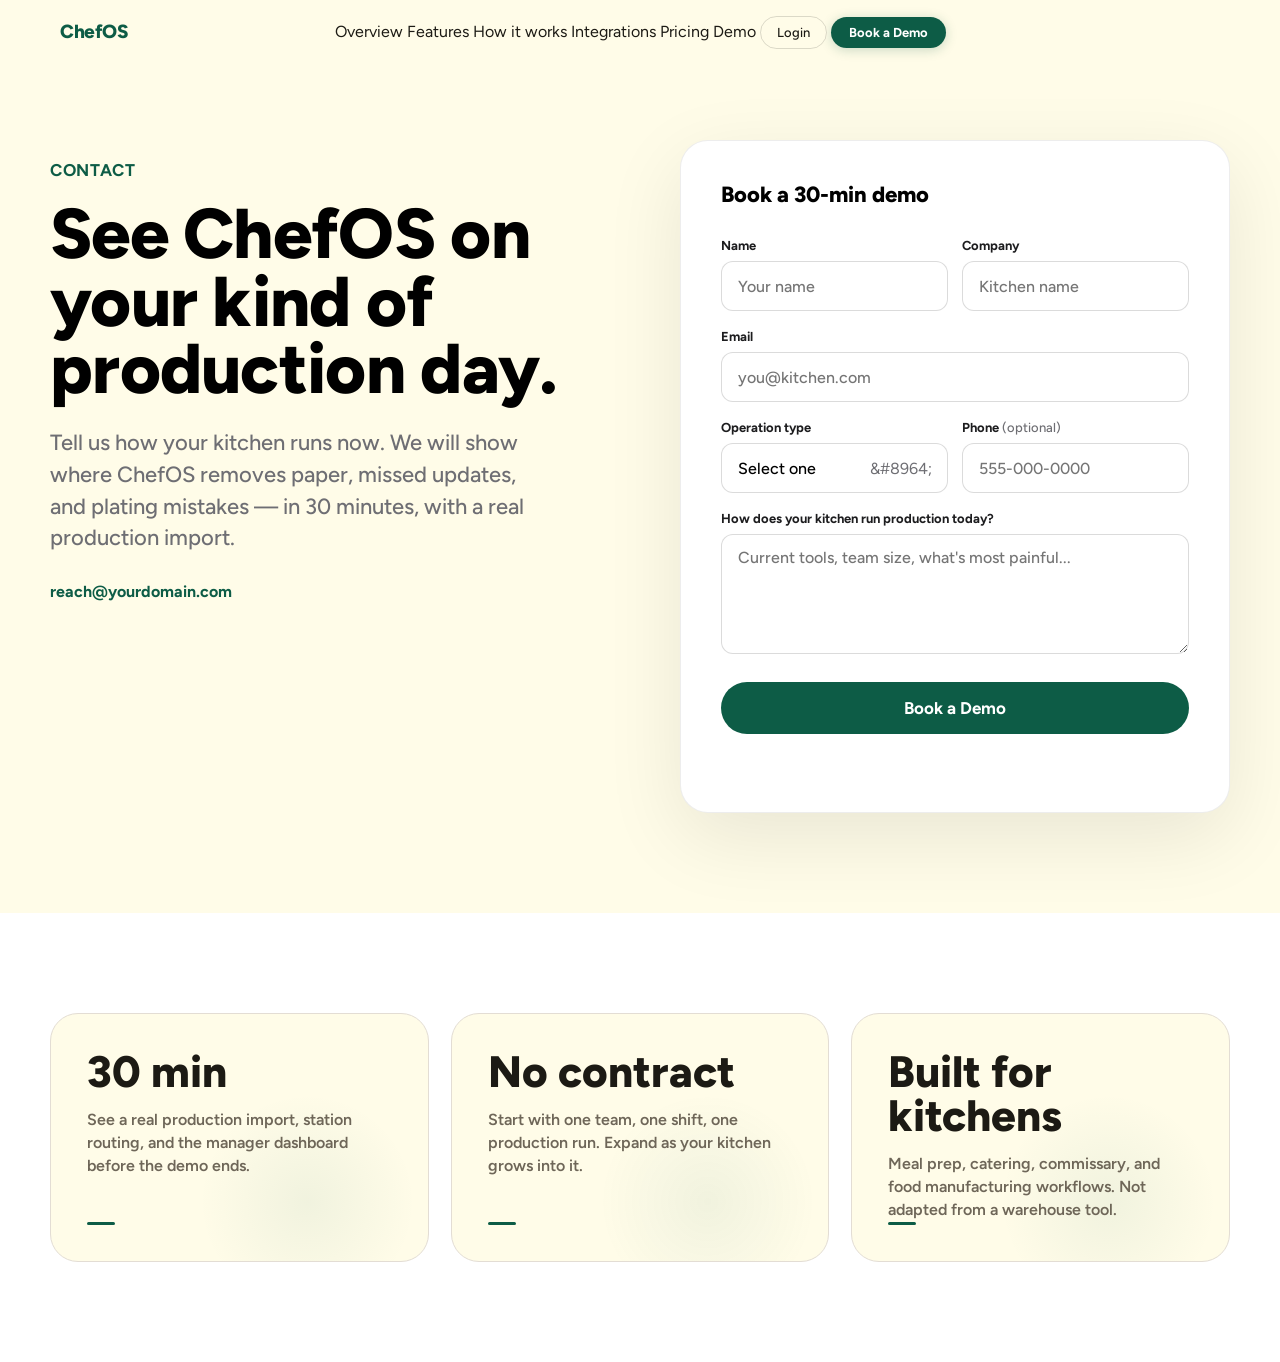
<file: contact.html>
<!doctype html>
<html lang="en">
<head>
  <meta charset="utf-8">
  <meta name="viewport" content="width=device-width, initial-scale=1">
  <title>Contact | ChefOS</title>
  <meta name="description" content="Request a ChefOS demo for your kitchen production team.">
  <meta property="og:title" content="Book a ChefOS Demo">
  <meta property="og:description" content="See ChefOS in action with a focused 30-minute demo.">
  <meta property="og:type" content="website">
  <link rel="stylesheet" href="styles.css">
  <style>
    /* ---- Contact hero — light, 2-col layout ---- */
    .contact-hero {
      padding: 140px 0 100px;
      background: var(--color-gray-apple);
      color: var(--color-text-muted);
    }

    .contact-hero-layout {
      display: grid;
      grid-template-columns: 1fr 1fr;
      gap: 80px;
      align-items: start;
    }

    .contact-hero-text { padding-top: 20px; }

    .contact-eyebrow {
      font-size: 17px;
      font-weight: 700;
      color: var(--color-teal);
      letter-spacing: 0.04em;
      text-transform: uppercase;
      margin: 0 0 20px;
    }

    .contact-h1 {
      margin: 0;
      font-size: clamp(40px, 5.5vw, 76px);
      font-weight: 800;
      line-height: 0.96;
      letter-spacing: -0.01em;
      color: #000;
    }

    .contact-sub {
      margin: 24px 0 0;
      font-size: clamp(17px, 2vw, 22px);
      font-weight: 500;
      color: #6e6e73;
      line-height: 1.45;
      max-width: 480px;
    }

    .contact-email-link {
      display: inline-block;
      margin-top: 28px;
      font-size: 16px;
      font-weight: 700;
      color: var(--color-teal);
    }
    .contact-email-link:hover { text-decoration: underline; }

    /* ---- Form card ---- */
    .contact-form-card {
      padding: 40px;
      border-radius: 28px;
      background: #fff;
      border: 1px solid rgba(0,0,0,0.07);
      box-shadow: 0 24px 80px rgba(0,0,0,0.09);
    }

    .form-card-head {
      margin: 0 0 30px;
      font-size: 22px;
      font-weight: 800;
      color: #000;
    }

    .form-row { margin-bottom: 18px; }

    .form-label {
      display: block;
      margin-bottom: 8px;
      font-size: 13px;
      font-weight: 700;
      color: #1d1d1f;
    }

    .form-label-muted {
      font-weight: 500;
      color: #6e6e73;
    }

    .form-input,
    .form-select,
    .form-textarea {
      width: 100%;
      min-height: 50px;
      padding: 13px 16px;
      border: 1.5px solid rgba(0,0,0,0.14);
      border-radius: 12px;
      color: #000;
      background: #fff;
      font-family: inherit;
      font-size: 16px;
      font-weight: 500;
      transition: border-color 0.2s, box-shadow 0.2s;
      appearance: none;
    }

    .form-textarea {
      min-height: 120px;
      resize: vertical;
    }

    .form-input:focus,
    .form-select:focus,
    .form-textarea:focus {
      outline: none;
      border-color: var(--color-teal);
      box-shadow: 0 0 0 4px rgba(13,92,70,0.12);
    }

    .form-select-wrap { position: relative; }
    .form-select-wrap::after {
      content: "&#8964;";
      position: absolute;
      right: 16px;
      top: 50%;
      transform: translateY(-50%);
      color: #6e6e73;
      font-size: 16px;
      pointer-events: none;
    }

    .form-2col {
      display: grid;
      grid-template-columns: 1fr 1fr;
      gap: 14px;
    }

    .form-submit-btn {
      width: 100%;
      padding: 16px 24px;
      border: none;
      border-radius: 999px;
      background: var(--color-teal);
      color: #fff;
      font-family: inherit;
      font-size: 17px;
      font-weight: 700;
      cursor: pointer;
      transition: opacity 0.2s, transform 0.2s;
      margin-top: 6px;
    }
    .form-submit-btn:hover { opacity: 0.84; transform: translateY(-1px); }

    .form-message {
      margin-top: 14px;
      min-height: 24px;
      color: var(--color-teal);
      font-size: 15px;
      font-weight: 700;
      text-align: center;
    }

    /* ---- Trust cards ---- */
    .trust-section {
      padding: 100px 0;
      background: #fff;
    }

    .trust-grid {
      display: grid;
      grid-template-columns: repeat(3, 1fr);
      gap: 22px;
    }

    .trust-card-new {
      padding: 36px;
      border-radius: 28px;
      min-height: 220px;
      background: radial-gradient(circle at 68% 76%, rgba(13,92,70,0.06), transparent 34%), var(--color-gray-apple);
      border: 1px solid #E3DDD4;
      color: var(--color-ink);
      display: flex;
      flex-direction: column;
    }

    .trust-card-value {
      font-size: clamp(30px, 3.5vw, 44px);
      font-weight: 800;
      color: var(--color-ink);
      line-height: 1;
      margin: 0 0 14px;
    }

    .trust-card-label {
      font-size: 16px;
      font-weight: 600;
      color: var(--color-text-soft);
      line-height: 1.45;
      margin: 0;
    }

    .trust-card-accent {
      display: block;
      width: 28px;
      height: 3px;
      border-radius: 999px;
      background: var(--color-teal);
      margin: auto 0 0;
    }

    @media (max-width: 900px) {
      .contact-hero-layout { grid-template-columns: 1fr; gap: 40px; }
      .form-2col { grid-template-columns: 1fr; }
      .trust-grid { grid-template-columns: 1fr; }
    }
    @media (max-width: 560px) {
      .contact-form-card { padding: 26px; }
    }
  </style>
</head>
<body>
  <nav class="site-nav" aria-label="Primary navigation">
    <div class="nav-inner">
      <a class="brand" href="index.html">ChefOS</a>
      <button class="nav-toggle" type="button" aria-label="Open menu" aria-expanded="false"><span></span><span></span><span></span></button>
      <div class="nav-links">
        <a href="index.html">Overview</a>
        <a href="features.html">Features</a>
        <a href="how-it-works.html">How it works</a>
        <a href="integrations.html">Integrations</a>
        <a href="pricing.html">Pricing</a>
        <a href="demo.html">Demo</a>
        <a class="nav-login" href="https://app.getchef.co/login">Login</a>
        <a class="nav-cta active" href="contact.html">Book a Demo</a>
      </div>
    </div>
  </nav>

  <main>
    <!-- HERO + FORM -->
    <section class="contact-hero">
      <div class="container">
        <div class="contact-hero-layout">

          <div class="contact-hero-text reveal">
            <p class="contact-eyebrow">Contact</p>
            <h1 class="contact-h1">See ChefOS on your kind of production day.</h1>
            <p class="contact-sub">Tell us how your kitchen runs now. We will show where ChefOS removes paper, missed updates, and plating mistakes — in 30 minutes, with a real production import.</p>
            <a class="contact-email-link" href="mailto:reach@yourdomain.com">reach@yourdomain.com</a>
          </div>

          <div class="reveal">
            <form class="contact-form-card" data-contact-form novalidate>
              <h2 class="form-card-head">Book a 30-min demo</h2>

              <div class="form-2col">
                <div class="form-row">
                  <label class="form-label" for="name">Name</label>
                  <input class="form-input" id="name" name="name" autocomplete="name" required placeholder="Your name">
                </div>
                <div class="form-row">
                  <label class="form-label" for="company">Company</label>
                  <input class="form-input" id="company" name="company" autocomplete="organization" required placeholder="Kitchen name">
                </div>
              </div>

              <div class="form-row">
                <label class="form-label" for="email">Email</label>
                <input class="form-input" id="email" name="email" type="email" autocomplete="email" required placeholder="you@kitchen.com">
              </div>

              <div class="form-2col">
                <div class="form-row">
                  <label class="form-label" for="role">Operation type</label>
                  <div class="form-select-wrap">
                    <select class="form-select" id="role" name="role" required>
                      <option value="">Select one</option>
                      <option>Meal Prep</option>
                      <option>Catering</option>
                      <option>Food Manufacturing</option>
                      <option>Commissary</option>
                      <option>Other</option>
                    </select>
                  </div>
                </div>
                <div class="form-row">
                  <label class="form-label" for="phone">Phone <span class="form-label-muted">(optional)</span></label>
                  <input class="form-input" id="phone" name="phone" type="tel" autocomplete="tel" placeholder="555-000-0000">
                </div>
              </div>

              <div class="form-row">
                <label class="form-label" for="message">How does your kitchen run production today?</label>
                <textarea class="form-textarea" id="message" name="message" required placeholder="Current tools, team size, what's most painful..."></textarea>
              </div>

              <button class="form-submit-btn" type="submit">Book a Demo</button>
              <div class="form-message" data-form-message role="status" aria-live="polite"></div>
            </form>
          </div>

        </div>
      </div>
    </section>

    <!-- TRUST CARDS -->
    <section class="trust-section">
      <div class="container">
        <div class="trust-grid">
          <div class="trust-card-new reveal">
            <div class="trust-card-value">30 min</div>
            <p class="trust-card-label">See a real production import, station routing, and the manager dashboard before the demo ends.</p>
            <span class="trust-card-accent"></span>
          </div>
          <div class="trust-card-new reveal">
            <div class="trust-card-value">No contract</div>
            <p class="trust-card-label">Start with one team, one shift, one production run. Expand as your kitchen grows into it.</p>
            <span class="trust-card-accent"></span>
          </div>
          <div class="trust-card-new reveal">
            <div class="trust-card-value">Built for kitchens</div>
            <p class="trust-card-label">Meal prep, catering, commissary, and food manufacturing workflows. Not adapted from a warehouse tool.</p>
            <span class="trust-card-accent"></span>
          </div>
        </div>
      </div>
    </section>
  </main>

  <script src="animations.js"></script>
</body>
</html>
</file>
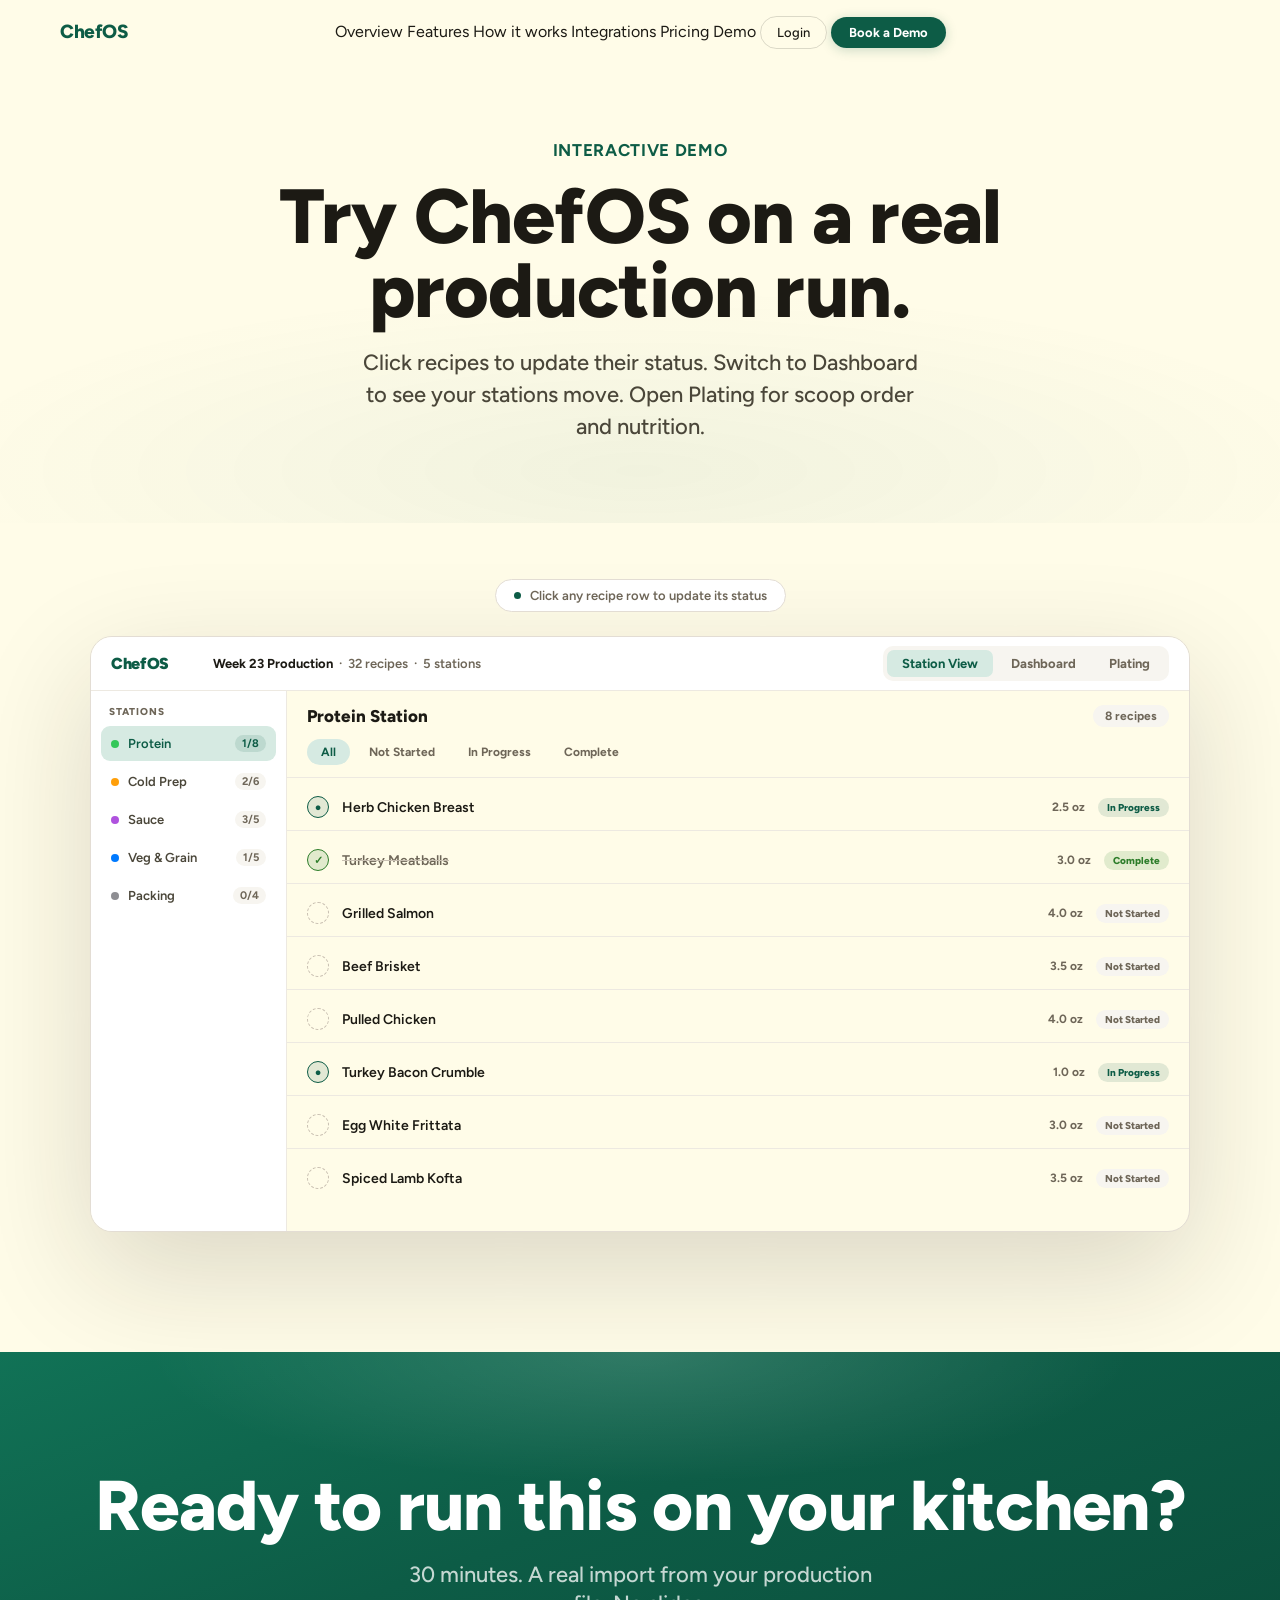
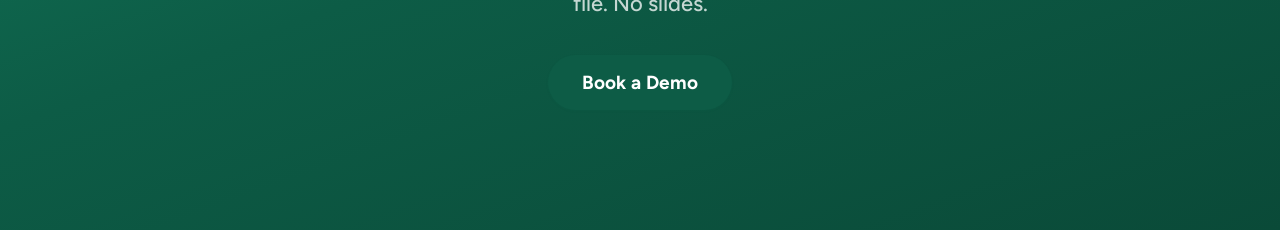
<file: demo.html>
<!doctype html>
<html lang="en">
<head>
  <meta charset="utf-8">
  <meta name="viewport" content="width=device-width, initial-scale=1">
  <title>Interactive Demo | ChefOS</title>
  <meta name="description" content="Try ChefOS on a real production run. Mark recipes, watch the dashboard update, check plating cues.">
  <link rel="stylesheet" href="styles.css">
  <style>
    .demo-hero {
      padding: 140px 0 80px;
      background: radial-gradient(ellipse 80% 50% at 50% 90%, rgba(13,92,70,0.06) 0%, transparent 70%), var(--color-gray-apple);
      text-align: center;
      color: var(--color-ink);
    }
    .demo-hero .eyebrow-teal { color: var(--color-teal); font-size: 17px; font-weight: 700; letter-spacing: 0.04em; text-transform: uppercase; margin: 0 0 20px; }
    .demo-hero h1 { margin: 0; font-size: clamp(48px, 6vw, 84px); font-weight: 800; line-height: 0.96; letter-spacing: -0.01em; color: var(--color-ink); }
    .demo-hero .hero-sub { font-size: clamp(17px, 2vw, 22px); color: var(--color-text-muted); font-weight: 500; max-width: 560px; margin: 20px auto 0; line-height: 1.45; }

    .demo-section { padding: 56px 0 120px; background: var(--color-gray-apple); }

    .demo-hint { text-align: center; margin-bottom: 24px; }
    .demo-hint span {
      display: inline-flex; align-items: center; gap: 9px;
      padding: 8px 18px; border-radius: 999px;
      background: #fff; border: 1px solid #E3DDD4;
      font-size: 13px; font-weight: 600; color: var(--color-text-soft);
    }
    .hint-dot { width: 7px; height: 7px; border-radius: 50%; background: var(--color-teal); animation: hint-pulse 2s infinite; }
    @keyframes hint-pulse { 0%,100%{opacity:1} 50%{opacity:0.3} }

    /* App shell */
    .app-shell {
      max-width: 1100px; margin: 0 auto;
      border-radius: 22px; overflow: hidden;
      border: 1px solid #E3DDD4;
      box-shadow: 0 40px 120px rgba(28,26,20,0.16);
      background: var(--color-gray-apple);
    }

    /* Topbar */
    .app-topbar {
      height: 54px; background: #fff;
      border-bottom: 1px solid #EDE9E1;
      display: flex; align-items: center; padding: 0 20px; gap: 16px;
    }
    .app-logo { font-size: 16px; font-weight: 900; color: var(--color-teal); letter-spacing: -0.02em; flex-shrink: 0; }
    .app-run-info { flex: 1; font-size: 13px; font-weight: 600; color: var(--color-text-soft); }
    .app-run-info strong { color: var(--color-ink); font-weight: 700; }
    .app-view-tabs { display: flex; gap: 3px; background: #F7F5F0; border-radius: 10px; padding: 4px; }
    .avt {
      padding: 6px 15px; border-radius: 7px; border: none;
      background: transparent; color: var(--color-text-soft);
      font-family: inherit; font-size: 13px; font-weight: 700; cursor: pointer; transition: all 0.18s;
    }
    .avt.active { background: var(--color-teal-light); color: var(--color-teal); }
    .avt:hover:not(.active) { color: var(--color-ink); }

    /* Body */
    .app-body { display: flex; height: 540px; }
    .app-view { display: none; width: 100%; }
    .app-view.active { display: flex; }

    /* Sidebar */
    .app-sidebar {
      width: 196px; flex-shrink: 0;
      background: #fff;
      border-right: 1px solid #EDE9E1;
      padding: 14px 10px; overflow-y: auto;
    }
    .sb-label { font-size: 10px; font-weight: 800; color: var(--color-text-soft); letter-spacing: 0.10em; text-transform: uppercase; padding: 0 8px; margin: 0 0 8px; }
    .sb-item { display: flex; align-items: center; gap: 9px; padding: 9px 10px; border-radius: 9px; cursor: pointer; margin-bottom: 3px; transition: background 0.15s; }
    .sb-item:hover { background: #F7F5F0; }
    .sb-item.active { background: var(--color-teal-light); }
    .sb-dot { width: 8px; height: 8px; border-radius: 50%; flex-shrink: 0; }
    .sb-name { flex: 1; font-size: 13px; font-weight: 600; color: var(--color-text-muted); }
    .sb-item.active .sb-name { color: var(--color-teal); }
    .sb-badge { font-size: 11px; font-weight: 700; color: var(--color-text-soft); background: #F7F5F0; padding: 2px 7px; border-radius: 999px; }
    .sb-item.active .sb-badge { color: var(--color-teal); background: rgba(13,92,70,0.12); }

    /* Station main */
    .station-main { flex: 1; display: flex; flex-direction: column; overflow: hidden; }
    .station-hd { padding: 14px 20px 0; border-bottom: 1px solid #EDE9E1; }
    .station-hd-top { display: flex; align-items: center; justify-content: space-between; margin-bottom: 12px; }
    .station-title { font-size: 17px; font-weight: 800; color: var(--color-ink); }
    .station-meta { font-size: 12px; font-weight: 700; color: var(--color-text-soft); background: #F7F5F0; padding: 4px 12px; border-radius: 999px; }
    .filter-tabs { display: flex; gap: 5px; padding-bottom: 12px; }
    .flt {
      padding: 5px 13px; border-radius: 999px; border: 1px solid transparent;
      background: transparent; color: var(--color-text-soft);
      font-family: inherit; font-size: 12px; font-weight: 700; cursor: pointer; transition: all 0.15s;
    }
    .flt:hover { color: var(--color-ink); }
    .flt.active { background: var(--color-teal-light); color: var(--color-teal); border-color: transparent; }

    /* Recipe list */
    .recipe-list { flex: 1; overflow-y: auto; padding: 6px 0; }
    .recipe-list::-webkit-scrollbar { width: 4px; }
    .recipe-list::-webkit-scrollbar-thumb { background: #E3DDD4; border-radius: 999px; }

    .rr {
      display: flex; align-items: center; gap: 13px;
      padding: 12px 20px; cursor: pointer;
      transition: background 0.15s;
      border-bottom: 1px solid #EDE9E1;
      user-select: none;
    }
    .rr:hover { background: #F7F5F0; }
    .rr:last-child { border-bottom: none; }

    .rr-icon {
      width: 22px; height: 22px; border-radius: 50%; flex-shrink: 0;
      display: flex; align-items: center; justify-content: center;
      font-size: 11px; font-weight: 900; transition: all 0.2s;
    }
    .s-ns .rr-icon { background: transparent; border: 1.5px dashed #C9C0B2; color: transparent; }
    .s-ip .rr-icon { background: rgba(13,92,70,0.12); border: 1.5px solid var(--color-teal); color: var(--color-teal); animation: ip-glow 1.6s ease-in-out infinite; }
    @keyframes ip-glow { 0%,100%{box-shadow:0 0 0 0 rgba(13,92,70,0.35)} 50%{box-shadow:0 0 0 5px rgba(13,92,70,0)} }
    .s-done .rr-icon { background: rgba(45,125,42,0.14); border: 1.5px solid #2D7D2A; color: #2D7D2A; }

    .rr-name { flex: 1; font-size: 14px; font-weight: 600; color: var(--color-ink); transition: color 0.2s; }
    .s-done .rr-name { color: var(--color-text-soft); text-decoration: line-through; text-decoration-color: #C9C0B2; }

    .rr-amount { font-size: 12px; font-weight: 700; color: var(--color-text-soft); min-width: 48px; text-align: right; }

    .rr-badge { font-size: 10px; font-weight: 800; padding: 3px 9px; border-radius: 999px; }
    .s-ns .rr-badge { background: #F7F5F0; color: var(--color-text-soft); }
    .s-ip .rr-badge { background: rgba(13,92,70,0.12); color: var(--color-teal); }
    .s-done .rr-badge { background: rgba(45,125,42,0.14); color: #2D7D2A; }

    /* Manager dashboard */
    .mgr-inner {
      flex: 1; padding: 24px; overflow-y: auto;
      display: grid; grid-template-columns: 1fr 300px; gap: 18px; align-content: start;
    }
    .mgr-panel {
      background: #fff; border-radius: 16px;
      border: 1px solid #EDE9E1; padding: 20px;
    }
    .mgr-panel-title { font-size: 11px; font-weight: 800; color: var(--color-text-soft); text-transform: uppercase; letter-spacing: 0.09em; margin: 0 0 16px; }
    .ds-row { display: flex; align-items: center; gap: 11px; padding: 9px 0; border-bottom: 1px solid #EDE9E1; }
    .ds-row:last-child { border-bottom: none; }
    .ds-dot { width: 8px; height: 8px; border-radius: 50%; flex-shrink: 0; }
    .ds-name { width: 80px; font-size: 13px; font-weight: 700; color: var(--color-text-muted); flex-shrink: 0; }
    .ds-bar-wrap { flex: 1; height: 6px; border-radius: 999px; background: #EDE9E1; overflow: hidden; }
    .ds-fill { height: 100%; border-radius: inherit; background: linear-gradient(90deg,#0D5C46,#117256); transition: width 0.55s cubic-bezier(0.4,0,0.2,1); }
    .ds-pct { width: 40px; text-align: right; font-size: 13px; font-weight: 800; color: var(--color-text-muted); flex-shrink: 0; transition: color 0.3s; }
    .ds-pct.done { color: #2D7D2A; }
    .ds-overall {
      text-align: center; padding: 16px; margin-top: 14px;
      background: var(--color-teal-light); border-radius: 12px; border: 1px solid rgba(13,92,70,0.18);
    }
    .ds-overall-num { font-size: 38px; font-weight: 800; color: var(--color-teal); line-height: 1; transition: all 0.4s; }
    .ds-overall-lbl { font-size: 12px; font-weight: 600; color: var(--color-text-soft); margin-top: 5px; }

    .mgr-right { display: flex; flex-direction: column; gap: 14px; }
    .alert-panel { background: rgba(192,57,43,0.06); border: 1px solid rgba(192,57,43,0.20); border-radius: 16px; padding: 18px; }
    .alert-hd { display: flex; align-items: center; gap: 10px; margin-bottom: 10px; }
    .alert-ic { width: 24px; height: 24px; border-radius: 50%; background: rgba(192,57,43,0.14); color: #C0392B; font-size: 12px; font-weight: 900; display: flex; align-items: center; justify-content: center; flex-shrink: 0; }
    .alert-title { font-size: 13px; font-weight: 800; color: var(--color-ink); }
    .alert-row { display: flex; align-items: center; gap: 8px; padding: 8px 10px; border-radius: 8px; background: rgba(192,57,43,0.08); margin-top: 8px; }
    .alert-row-name { flex: 1; font-size: 12px; font-weight: 700; color: var(--color-ink); }
    .alert-tag { font-size: 10px; font-weight: 800; color: #C0392B; background: rgba(192,57,43,0.14); padding: 2px 8px; border-radius: 999px; }
    .alert-sub { font-size: 11px; color: var(--color-text-soft); margin-top: 8px; }

    .activity-panel { background: #fff; border-radius: 16px; border: 1px solid #EDE9E1; padding: 18px; flex: 1; }
    .act-item { display: flex; align-items: flex-start; gap: 9px; padding: 8px 0; border-bottom: 1px solid #EDE9E1; font-size: 12px; }
    .act-item:last-child { border-bottom: none; }
    .act-dot { width: 6px; height: 6px; border-radius: 50%; margin-top: 4px; flex-shrink: 0; }
    .act-text { flex: 1; color: var(--color-text-muted); line-height: 1.4; }
    .act-text strong { color: var(--color-ink); font-weight: 700; }
    .act-empty { font-size: 12px; color: var(--color-text-soft); padding: 10px 0; }

    /* Plating */
    .plating-inner { flex: 1; padding: 24px; overflow-y: auto; display: grid; grid-template-columns: 1fr 1fr; gap: 18px; align-content: start; }
    .meal-selector-lbl { font-size: 11px; font-weight: 800; color: var(--color-text-soft); text-transform: uppercase; letter-spacing: 0.09em; margin: 0 0 10px; }
    .meal-tabs { display: flex; flex-direction: column; gap: 6px; }
    .meal-tab {
      display: flex; align-items: center; gap: 12px;
      padding: 12px 14px; border-radius: 12px; cursor: pointer;
      transition: all 0.18s; border: 1px solid #EDE9E1;
      background: #fff;
    }
    .meal-tab:hover { background: #F7F5F0; }
    .meal-tab.active { background: var(--color-teal-light); border-color: rgba(13,92,70,0.22); }
    .meal-tab-name { flex: 1; font-size: 14px; font-weight: 700; color: var(--color-text-muted); }
    .meal-tab.active .meal-tab-name { color: var(--color-teal); }
    .meal-tab-type { font-size: 10px; font-weight: 800; color: var(--color-text-soft); background: #F7F5F0; padding: 3px 9px; border-radius: 999px; }
    .meal-tab.active .meal-tab-type { color: var(--color-teal); background: rgba(13,92,70,0.12); }

    .plating-card { background: #fff; border-radius: 16px; border: 1px solid #EDE9E1; padding: 22px; }
    .pc-hd { padding-bottom: 14px; border-bottom: 1px solid #EDE9E1; margin-bottom: 16px; }
    .pc-title { font-size: 17px; font-weight: 800; color: var(--color-ink); margin: 0 0 4px; }
    .pc-sub { font-size: 12px; color: var(--color-text-soft); font-weight: 600; }
    .scoop-lbl { font-size: 10px; font-weight: 800; color: var(--color-text-soft); text-transform: uppercase; letter-spacing: 0.09em; margin: 0 0 10px; }
    .scoop-row { display: flex; align-items: center; gap: 11px; padding: 10px 12px; border-radius: 10px; background: #F7F5F0; margin-bottom: 7px; }
    .scoop-dot { width: 11px; height: 11px; border-radius: 50%; flex-shrink: 0; }
    .scoop-num { font-size: 11px; font-weight: 700; color: var(--color-text-soft); min-width: 14px; }
    .scoop-name { flex: 1; font-size: 13px; font-weight: 600; color: var(--color-ink); }
    .scoop-amt { font-size: 12px; font-weight: 800; color: var(--color-text-soft); }
    .pc-nutrition { display: flex; gap: 18px; align-items: center; margin-top: 16px; padding-top: 14px; border-top: 1px solid #EDE9E1; }
    .nut-val { font-size: 20px; font-weight: 800; color: var(--color-ink); }
    .nut-lbl { font-size: 10px; font-weight: 700; color: var(--color-text-soft); text-transform: uppercase; letter-spacing: 0.06em; margin-top: 2px; }
    .nut-tags { display: flex; gap: 6px; margin-left: auto; }
    .nut-tag { font-size: 10px; font-weight: 800; color: var(--color-teal); background: rgba(13,92,70,0.10); border: 1px solid rgba(13,92,70,0.22); padding: 3px 9px; border-radius: 999px; }

    /* Demo CTA */
    .demo-cta { padding: 120px 0; text-align: center; background: radial-gradient(ellipse 70% 50% at 50% 0%, rgba(255,255,255,0.14), transparent 55%), linear-gradient(160deg,#117256,#0D5C46 40%,#0A4A38); color: #fff; }
    .demo-cta h2 { margin: 0; font-size: clamp(40px, 5.5vw, 72px); font-weight: 800; line-height: 0.96; letter-spacing: -0.01em; }
    .demo-cta p { margin: 20px auto 36px; max-width: 480px; font-size: clamp(17px, 2vw, 22px); font-weight: 500; color: rgba(255,255,255,0.76); line-height: 1.35; }

    .empty-state { padding: 36px 20px; text-align: center; font-size: 13px; font-weight: 600; color: var(--color-text-soft); }

    @media (max-width: 900px) {
      .app-body { height: auto; }
      .app-view.active { flex-direction: column; }
      .app-sidebar { width: 100%; display: flex; flex-wrap: wrap; gap: 5px; padding: 10px; border-right: none; border-bottom: 1px solid #EDE9E1; }
      .sb-label { width: 100%; }
      .mgr-inner { grid-template-columns: 1fr; }
      .plating-inner { grid-template-columns: 1fr; }
      .app-topbar { flex-wrap: wrap; height: auto; padding: 10px 14px; gap: 10px; }
      .app-run-info { display: none; }
    }
  </style>
</head>
<body>
  <nav class="site-nav" aria-label="Primary navigation">
    <div class="nav-inner">
      <a class="brand" href="index.html">ChefOS</a>
      <button class="nav-toggle" type="button" aria-label="Open menu" aria-expanded="false"><span></span><span></span><span></span></button>
      <div class="nav-links">
        <a href="index.html">Overview</a>
        <a href="features.html">Features</a>
        <a href="how-it-works.html">How it works</a>
        <a href="integrations.html">Integrations</a>
        <a href="pricing.html">Pricing</a>
        <a class="active" href="demo.html">Demo</a>
        <a class="nav-login" href="https://app.getchef.co/login">Login</a>
        <a class="nav-cta" href="contact.html">Book a Demo</a>
      </div>
    </div>
  </nav>

  <main>
    <section class="demo-hero">
      <div class="container reveal">
        <p class="eyebrow-teal">Interactive Demo</p>
        <h1>Try ChefOS on a real<br>production run.</h1>
        <p class="hero-sub">Click recipes to update their status. Switch to Dashboard to see your stations move. Open Plating for scoop order and nutrition.</p>
      </div>
    </section>

    <section class="demo-section">
      <div class="container">
        <div class="demo-hint">
          <span><div class="hint-dot"></div>Click any recipe row to update its status</span>
        </div>

        <div class="app-shell">
          <div class="app-topbar">
            <div class="app-logo">ChefOS</div>
            <div class="app-run-info"><strong>Week 23 Production</strong> &nbsp;·&nbsp; 32 recipes &nbsp;·&nbsp; 5 stations</div>
            <div class="app-view-tabs">
              <button class="avt active" data-view="station">Station View</button>
              <button class="avt" data-view="manager">Dashboard</button>
              <button class="avt" data-view="plating">Plating</button>
            </div>
          </div>

          <div class="app-body">
            <!-- Station View -->
            <div class="app-view active" id="view-station">
              <div class="app-sidebar" id="sidebar"></div>
              <div class="station-main">
                <div class="station-hd">
                  <div class="station-hd-top">
                    <span class="station-title" id="station-title">Protein Station</span>
                    <span class="station-meta" id="station-meta">8 recipes</span>
                  </div>
                  <div class="filter-tabs">
                    <button class="flt active" data-filter="all">All</button>
                    <button class="flt" data-filter="not_started">Not Started</button>
                    <button class="flt" data-filter="in_progress">In Progress</button>
                    <button class="flt" data-filter="complete">Complete</button>
                  </div>
                </div>
                <div class="recipe-list" id="recipe-list"></div>
              </div>
            </div>

            <!-- Manager Dashboard -->
            <div class="app-view" id="view-manager">
              <div class="mgr-inner">
                <div class="mgr-panel">
                  <div class="mgr-panel-title">Station Progress</div>
                  <div id="dash-rows"></div>
                  <div class="ds-overall">
                    <div class="ds-overall-num" id="overall-pct">0%</div>
                    <div class="ds-overall-lbl">overall production complete</div>
                  </div>
                </div>
                <div class="mgr-right">
                  <div class="alert-panel">
                    <div class="mgr-panel-title" style="color:#C0392B;">Shortage Alert</div>
                    <div class="alert-hd">
                      <div class="alert-ic">!</div>
                      <span class="alert-title">Wild Salmon Fillet</span>
                    </div>
                    <div class="alert-row">
                      <span class="alert-row-name">Protein Station</span>
                      <span class="alert-tag">SHORT</span>
                    </div>
                    <div class="alert-sub">Flagged 4 min ago</div>
                  </div>
                  <div class="activity-panel">
                    <div class="mgr-panel-title">Live Activity</div>
                    <div id="activity-feed"></div>
                  </div>
                </div>
              </div>
            </div>

            <!-- Plating -->
            <div class="app-view" id="view-plating">
              <div class="plating-inner">
                <div>
                  <div class="meal-selector-lbl">Select meal</div>
                  <div class="meal-tabs" id="meal-tabs"></div>
                </div>
                <div class="plating-card" id="plating-card"></div>
              </div>
            </div>
          </div>
        </div>
      </div>
    </section>

    <section class="demo-cta">
      <div class="container reveal">
        <h2>Ready to run this on your kitchen?</h2>
        <p>30 minutes. A real import from your production file. No slides.</p>
        <a class="button-cta" href="contact.html">Book a Demo</a>
      </div>
    </section>
  </main>

  <script src="animations.js"></script>
  <script>
    const stations = [
      { id: 'protein', name: 'Protein', color: '#34C759', recipes: [
        { id: 'p1', name: 'Herb Chicken Breast', amount: '2.5 oz', status: 'in_progress' },
        { id: 'p2', name: 'Turkey Meatballs', amount: '3.0 oz', status: 'complete' },
        { id: 'p3', name: 'Grilled Salmon', amount: '4.0 oz', status: 'not_started' },
        { id: 'p4', name: 'Beef Brisket', amount: '3.5 oz', status: 'not_started' },
        { id: 'p5', name: 'Pulled Chicken', amount: '4.0 oz', status: 'not_started' },
        { id: 'p6', name: 'Turkey Bacon Crumble', amount: '1.0 oz', status: 'in_progress' },
        { id: 'p7', name: 'Egg White Frittata', amount: '3.0 oz', status: 'not_started' },
        { id: 'p8', name: 'Spiced Lamb Kofta', amount: '3.5 oz', status: 'not_started' },
      ]},
      { id: 'cold', name: 'Cold Prep', color: '#FF9F0A', recipes: [
        { id: 'c1', name: 'Mixed Green Salad', amount: '3.0 oz', status: 'complete' },
        { id: 'c2', name: 'Cucumber Tzatziki', amount: '2.0 oz', status: 'complete' },
        { id: 'c3', name: 'Lemon Hummus', amount: '2.0 oz', status: 'in_progress' },
        { id: 'c4', name: 'Coleslaw Mix', amount: '3.0 oz', status: 'not_started' },
        { id: 'c5', name: 'Greek Salad', amount: '3.5 oz', status: 'not_started' },
        { id: 'c6', name: 'Overnight Oats', amount: '6.0 oz', status: 'not_started' },
      ]},
      { id: 'sauce', name: 'Sauce', color: '#AF52DE', recipes: [
        { id: 's1', name: 'Herb Chimichurri', amount: '1.0 oz', status: 'complete' },
        { id: 's2', name: 'BBQ Glaze', amount: '1.5 oz', status: 'complete' },
        { id: 's3', name: 'Lemon Tahini', amount: '1.0 oz', status: 'complete' },
        { id: 's4', name: 'Mango Salsa', amount: '2.0 oz', status: 'in_progress' },
        { id: 's5', name: 'Pesto Aioli', amount: '1.0 oz', status: 'not_started' },
      ]},
      { id: 'veg', name: 'Veg & Grain', color: '#007AFF', recipes: [
        { id: 'v1', name: 'Steamed Broccolini', amount: '3.0 oz', status: 'complete' },
        { id: 'v2', name: 'Roasted Sweet Potato', amount: '4.0 oz', status: 'in_progress' },
        { id: 'v3', name: 'Sautéed Spinach', amount: '2.0 oz', status: 'not_started' },
        { id: 'v4', name: 'Roasted Bell Peppers', amount: '2.5 oz', status: 'not_started' },
        { id: 'v5', name: 'Cauliflower Rice', amount: '5.0 oz', status: 'not_started' },
      ]},
      { id: 'packing', name: 'Packing', color: '#8E8E93', recipes: [
        { id: 'pk1', name: 'Standard Pack Line', amount: '—', status: 'not_started' },
        { id: 'pk2', name: 'Family Bundle', amount: '—', status: 'not_started' },
        { id: 'pk3', name: 'Athlete Pack', amount: '—', status: 'not_started' },
        { id: 'pk4', name: 'Vegan Pack', amount: '—', status: 'not_started' },
      ]},
    ];

    const meals = [
      { id: 'm1', name: 'Herb Chicken Bowl', type: 'Standard',
        scoops: [
          { name: 'Herb Chicken Breast', amount: '2.5 oz', color: '#34C759' },
          { name: 'Roasted Sweet Potato', amount: '4.0 oz', color: '#FF9F0A' },
          { name: 'Steamed Broccolini', amount: '3.0 oz', color: '#007AFF' },
          { name: 'Herb Chimichurri', amount: '1.0 oz', color: '#AF52DE' },
        ], cal: 480, protein: 38, tags: ['GF', 'DF'] },
      { id: 'm2', name: 'Salmon Power Bowl', type: 'Athlete',
        scoops: [
          { name: 'Grilled Salmon', amount: '4.0 oz', color: '#FF6B35' },
          { name: 'Cauliflower Rice', amount: '5.0 oz', color: '#007AFF' },
          { name: 'Sautéed Spinach', amount: '2.0 oz', color: '#34C759' },
          { name: 'Lemon Tahini', amount: '1.0 oz', color: '#FF9F0A' },
        ], cal: 520, protein: 44, tags: ['GF', 'DF'] },
      { id: 'm3', name: 'Turkey Meatball Bowl', type: 'Standard',
        scoops: [
          { name: 'Turkey Meatballs', amount: '3.0 oz', color: '#34C759' },
          { name: 'Mixed Green Salad', amount: '3.0 oz', color: '#30D158' },
          { name: 'Roasted Bell Peppers', amount: '2.5 oz', color: '#FF3B30' },
          { name: 'Pesto Aioli', amount: '1.0 oz', color: '#AF52DE' },
        ], cal: 410, protein: 32, tags: ['GF'] },
      { id: 'm4', name: 'Lamb Kofta Bowl', type: 'Premium',
        scoops: [
          { name: 'Spiced Lamb Kofta', amount: '3.5 oz', color: '#FF9F0A' },
          { name: 'Greek Salad', amount: '3.5 oz', color: '#30D158' },
          { name: 'Lemon Hummus', amount: '2.0 oz', color: '#FFD60A' },
          { name: 'Cucumber Tzatziki', amount: '2.0 oz', color: '#007AFF' },
        ], cal: 560, protein: 36, tags: ['GF'] },
    ];

    let currentStation = 'protein';
    let currentFilter = 'all';
    let currentMeal = 'm1';
    let activityLog = [];

    const statusClass = { not_started: 's-ns', in_progress: 's-ip', complete: 's-done' };
    const statusLabel = { not_started: 'Not Started', in_progress: 'In Progress', complete: 'Complete' };
    const statusIcon  = { not_started: '', in_progress: '●', complete: '✓' };

    function renderSidebar() {
      const sb = document.getElementById('sidebar');
      sb.innerHTML = '<div class="sb-label">Stations</div>';
      stations.forEach(s => {
        const done = s.recipes.filter(r => r.status === 'complete').length;
        const el = document.createElement('div');
        el.className = 'sb-item' + (s.id === currentStation ? ' active' : '');
        el.innerHTML = `<div class="sb-dot" style="background:${s.color}"></div><span class="sb-name">${s.name}</span><span class="sb-badge">${done}/${s.recipes.length}</span>`;
        el.addEventListener('click', () => { currentStation = s.id; currentFilter = 'all'; document.querySelectorAll('.flt').forEach(b => b.classList.toggle('active', b.dataset.filter === 'all')); renderSidebar(); renderRecipeList(); });
        sb.appendChild(el);
      });
    }

    function renderRecipeList() {
      const s = stations.find(s => s.id === currentStation);
      document.getElementById('station-title').textContent = s.name + ' Station';
      document.getElementById('station-meta').textContent = s.recipes.length + ' recipes';
      const list = document.getElementById('recipe-list');
      const filtered = s.recipes.filter(r => currentFilter === 'all' || r.status === currentFilter);
      if (!filtered.length) { list.innerHTML = '<div class="empty-state">No recipes match this filter</div>'; return; }
      list.innerHTML = filtered.map(r => `
        <div class="rr ${statusClass[r.status]}" data-station="${s.id}" data-recipe="${r.id}">
          <div class="rr-icon">${statusIcon[r.status]}</div>
          <span class="rr-name">${r.name}</span>
          <span class="rr-amount">${r.amount}</span>
          <span class="rr-badge">${statusLabel[r.status]}</span>
        </div>
      `).join('');
      list.querySelectorAll('.rr').forEach(el => {
        el.addEventListener('click', () => cycleStatus(el.dataset.station, el.dataset.recipe));
      });
    }

    function cycleStatus(stationId, recipeId) {
      const s = stations.find(s => s.id === stationId);
      const r = s.recipes.find(r => r.id === recipeId);
      const next = { not_started: 'in_progress', in_progress: 'complete', complete: 'not_started' };
      r.status = next[r.status];
      if (r.status !== 'not_started') addActivity(r.name, s.name, r.status, s.color);
      renderSidebar();
      renderRecipeList();
      updateDashboard();
    }

    function addActivity(name, station, status, color) {
      activityLog.unshift({ name, station, status, color });
      if (activityLog.length > 7) activityLog.pop();
      renderActivity();
    }

    function renderActivity() {
      const feed = document.getElementById('activity-feed');
      if (!activityLog.length) { feed.innerHTML = '<div class="act-empty">No activity yet — mark recipes above</div>'; return; }
      feed.innerHTML = activityLog.map(a => `
        <div class="act-item">
          <div class="act-dot" style="background:${a.color}"></div>
          <div class="act-text"><strong>${a.name}</strong> ${a.status === 'complete' ? 'completed' : 'started'} — ${a.station}</div>
        </div>
      `).join('');
    }

    function updateDashboard() {
      let totalAll = 0, doneAll = 0;
      document.getElementById('dash-rows').innerHTML = stations.map(s => {
        const done = s.recipes.filter(r => r.status === 'complete').length;
        const total = s.recipes.length;
        totalAll += total; doneAll += done;
        const pct = total ? Math.round((done / total) * 100) : 0;
        return `<div class="ds-row">
          <div class="ds-dot" style="background:${s.color}"></div>
          <span class="ds-name">${s.name}</span>
          <div class="ds-bar-wrap"><div class="ds-fill" style="width:${pct}%"></div></div>
          <span class="ds-pct ${pct===100?'done':''}">${pct===100?'Done':pct+'%'}</span>
        </div>`;
      }).join('');
      const overall = totalAll ? Math.round((doneAll / totalAll) * 100) : 0;
      const el = document.getElementById('overall-pct');
      if (el) el.textContent = overall + '%';
    }

    function renderMealTabs() {
      document.getElementById('meal-tabs').innerHTML = meals.map(m => `
        <div class="meal-tab ${m.id === currentMeal ? 'active' : ''}" data-meal="${m.id}">
          <span class="meal-tab-name">${m.name}</span>
          <span class="meal-tab-type">${m.type}</span>
        </div>
      `).join('');
      document.querySelectorAll('.meal-tab').forEach(tab => {
        tab.addEventListener('click', () => { currentMeal = tab.dataset.meal; renderMealTabs(); renderPlatingCard(); });
      });
    }

    function renderPlatingCard() {
      const m = meals.find(m => m.id === currentMeal);
      document.getElementById('plating-card').innerHTML = `
        <div class="pc-hd">
          <div class="pc-title">${m.name}</div>
          <div class="pc-sub">${m.type} · ${m.scoops.length} components</div>
        </div>
        <div class="scoop-lbl">Scoop order</div>
        ${m.scoops.map((s, i) => `
          <div class="scoop-row">
            <div class="scoop-dot" style="background:${s.color}"></div>
            <span class="scoop-num">${i+1}</span>
            <span class="scoop-name">${s.name}</span>
            <span class="scoop-amt">${s.amount}</span>
          </div>
        `).join('')}
        <div class="pc-nutrition">
          <div><div class="nut-val">${m.cal}</div><div class="nut-lbl">Cal</div></div>
          <div><div class="nut-val">${m.protein}g</div><div class="nut-lbl">Protein</div></div>
          <div class="nut-tags">${m.tags.map(t => `<span class="nut-tag">${t}</span>`).join('')}</div>
        </div>
      `;
    }

    // View switcher
    document.querySelectorAll('.avt').forEach(btn => {
      btn.addEventListener('click', () => {
        document.querySelectorAll('.avt').forEach(b => b.classList.remove('active'));
        btn.classList.add('active');
        document.querySelectorAll('.app-view').forEach(v => v.classList.remove('active'));
        document.getElementById('view-' + btn.dataset.view).classList.add('active');
        if (btn.dataset.view === 'manager') updateDashboard();
      });
    });

    // Filter tabs
    document.querySelectorAll('.flt').forEach(btn => {
      btn.addEventListener('click', () => {
        document.querySelectorAll('.flt').forEach(b => b.classList.remove('active'));
        btn.classList.add('active');
        currentFilter = btn.dataset.filter;
        renderRecipeList();
      });
    });

    // Init
    renderSidebar();
    renderRecipeList();
    updateDashboard();
    renderMealTabs();
    renderPlatingCard();
    renderActivity();
  </script>
</body>
</html>
</file>
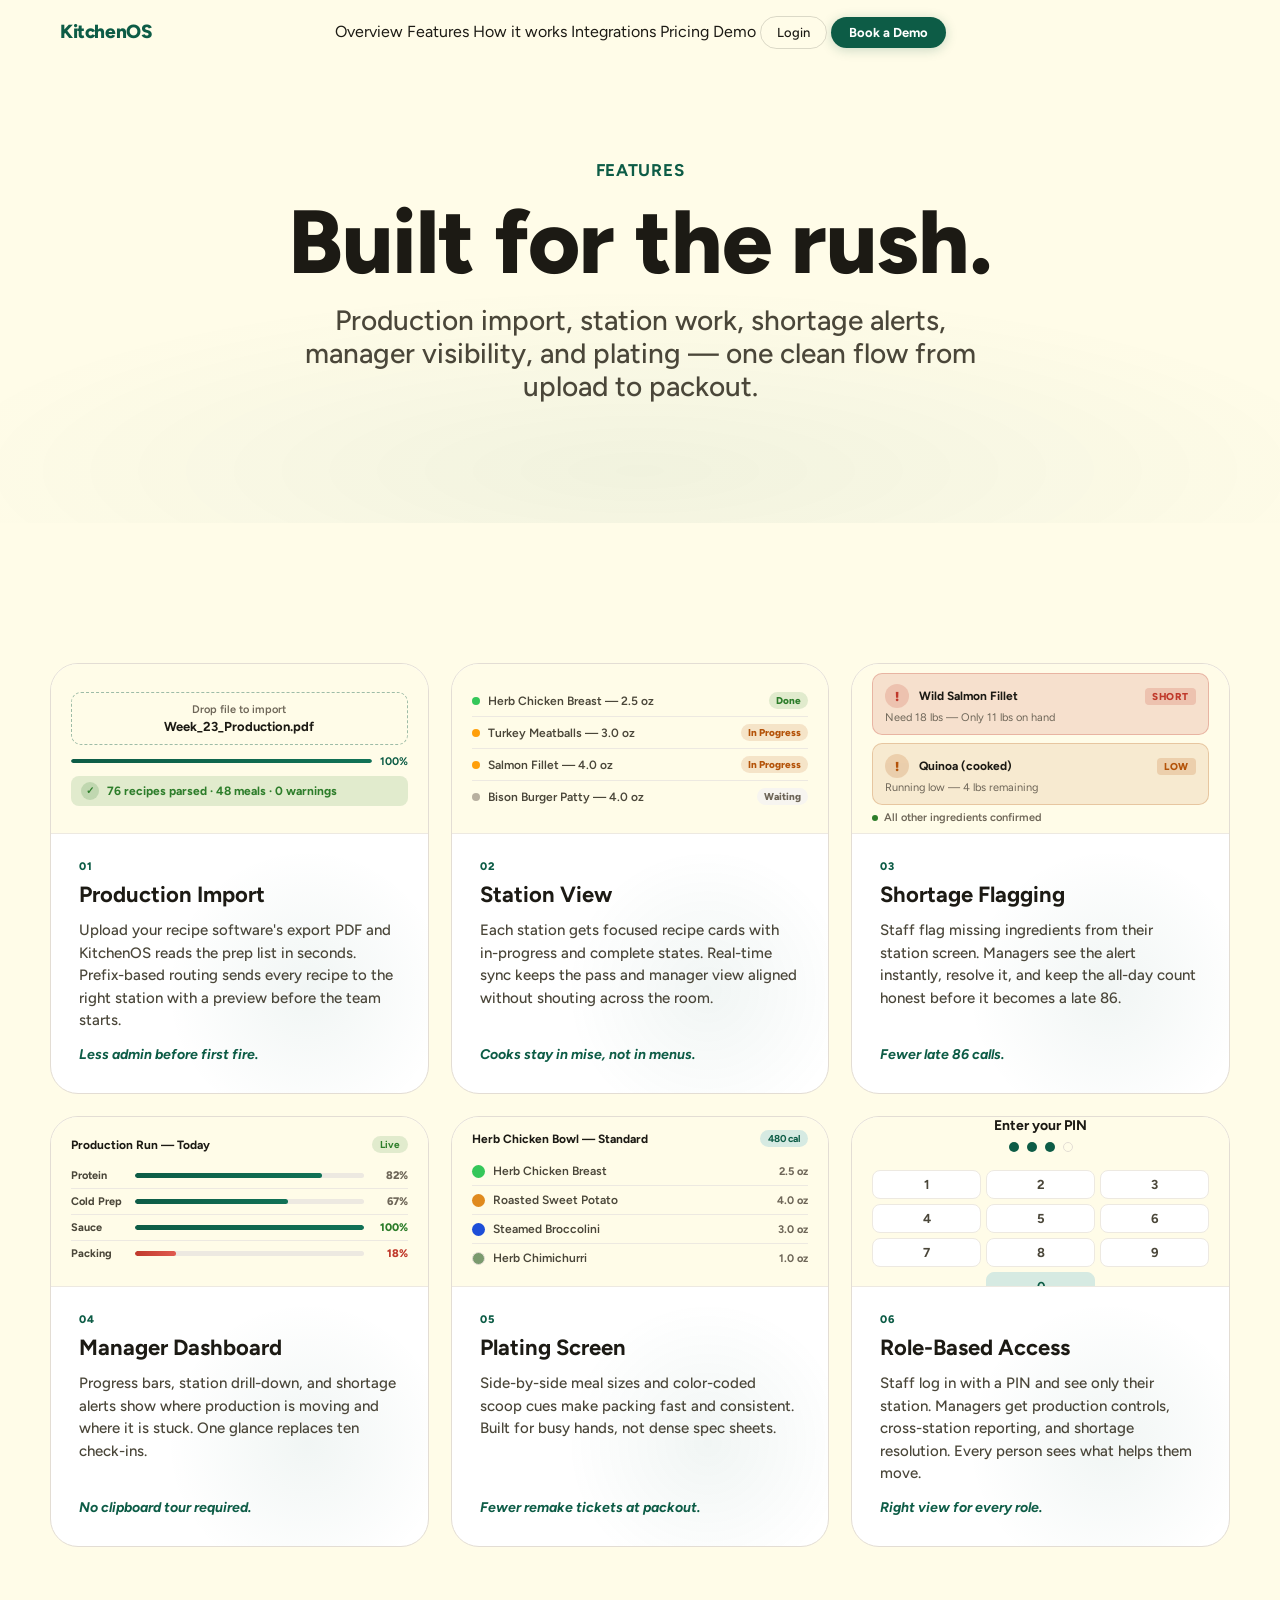
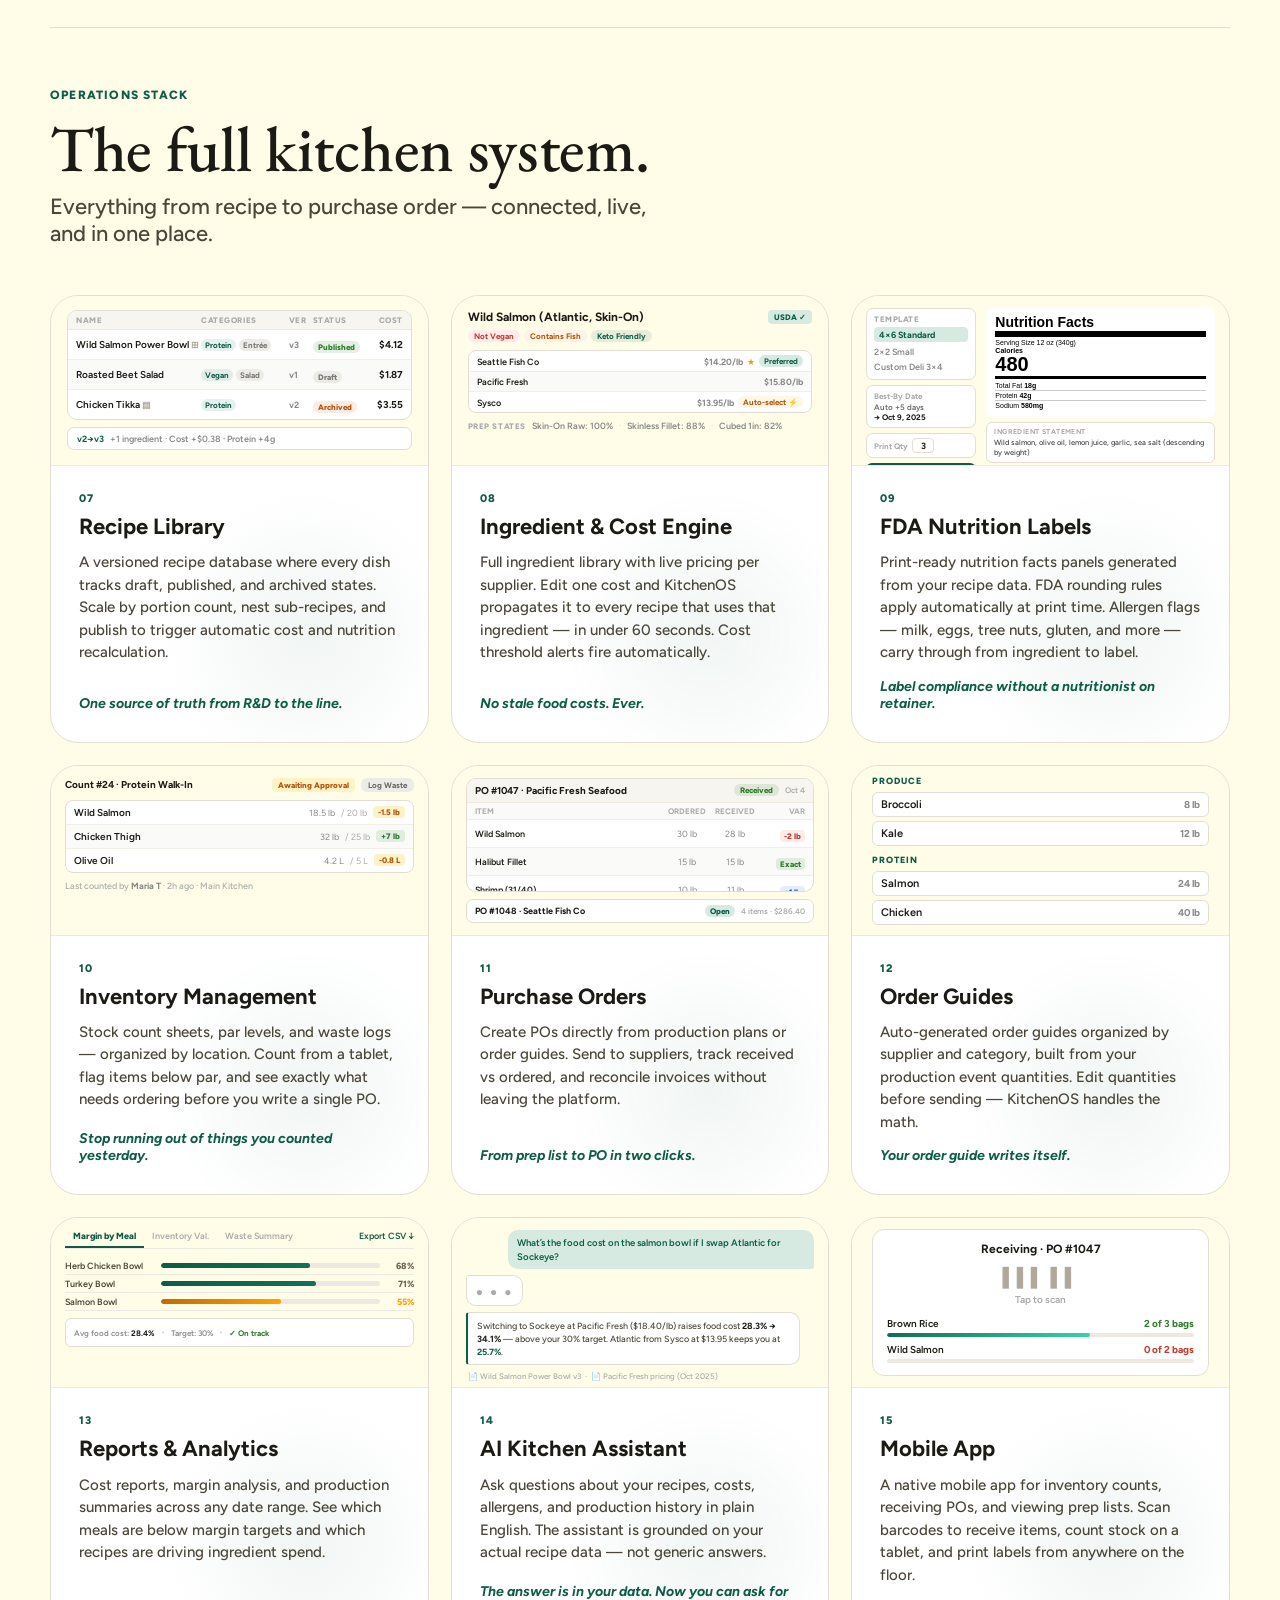
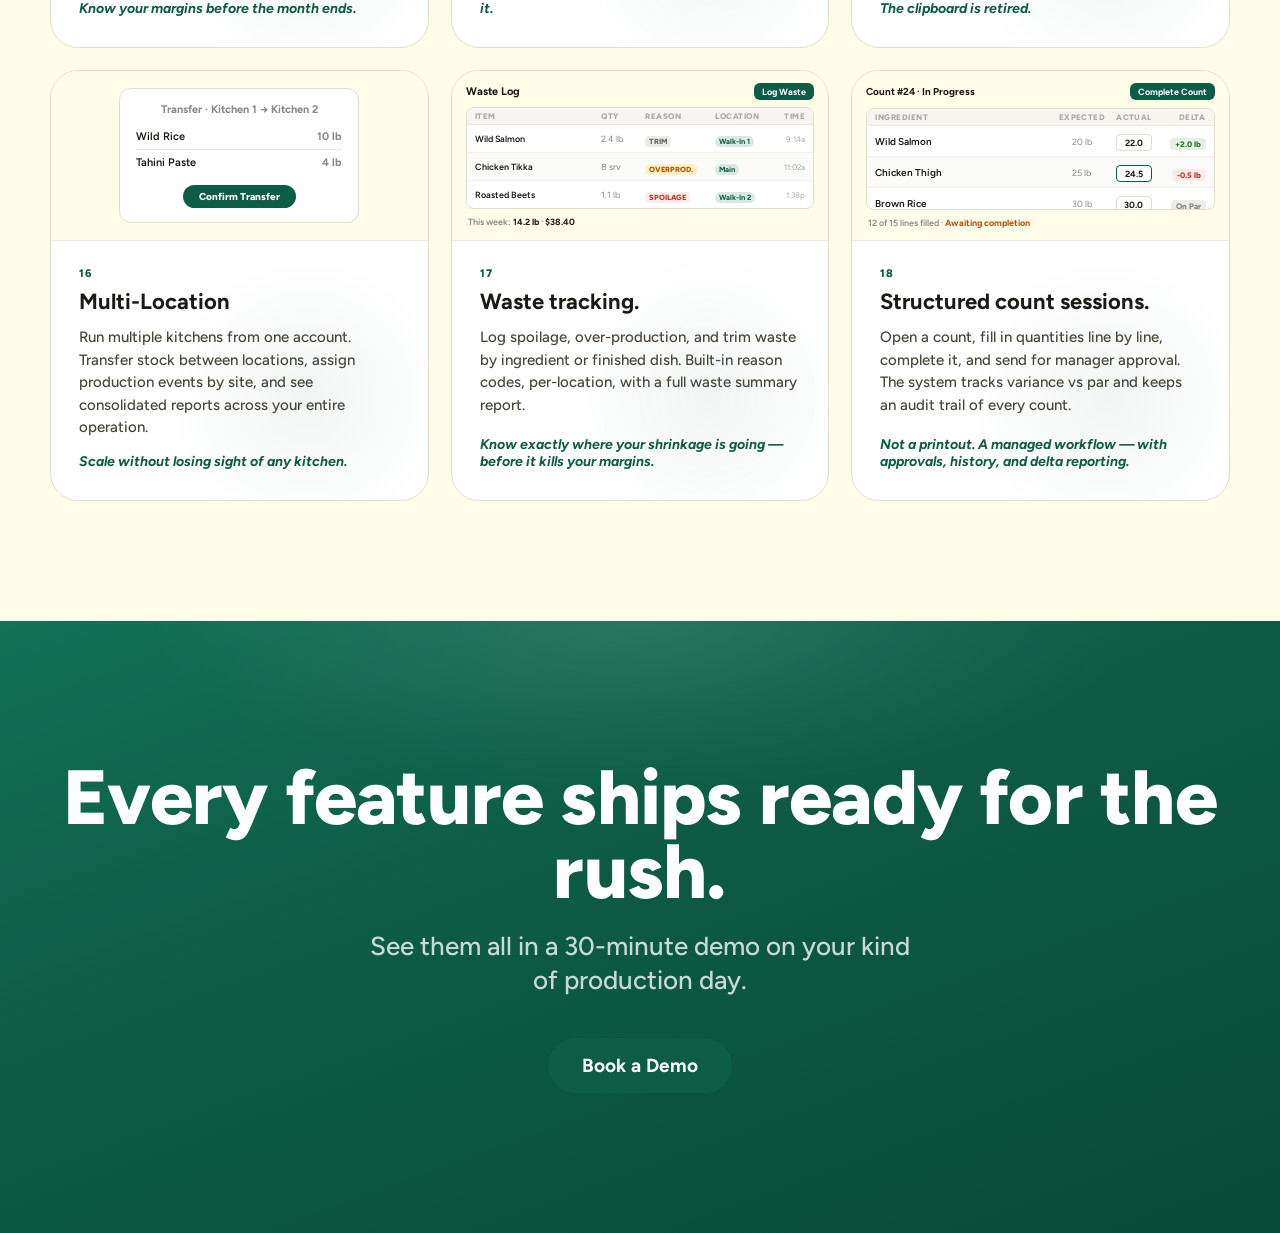
<file: features.html>
<!doctype html>
<html lang="en">
<head>
  <meta charset="utf-8">
  <meta name="viewport" content="width=device-width, initial-scale=1">
  <title>Features | KitchenOS</title>
  <meta name="description" content="Explore KitchenOS features for production import, station work, shortages, dashboards, plating, and role-based access.">
  <meta property="og:title" content="KitchenOS Features">
  <meta property="og:description" content="Every KitchenOS feature is built to save time, reduce errors, and keep kitchens moving.">
  <meta property="og:type" content="website">
  <link rel="stylesheet" href="styles.css">
  <style>
    .inner-hero {
      padding: 160px 0 120px;
      color: var(--color-ink);
      background:
        radial-gradient(ellipse 80% 50% at 50% 90%, rgba(13,92,70,0.06) 0%, transparent 70%),
        var(--color-gray-apple);
      text-align: center;
    }
    .inner-hero .eyebrow-teal { color: var(--color-teal); font-size: 17px; font-weight: 700; letter-spacing: 0.04em; text-transform: uppercase; margin: 0 0 20px; }
    .inner-hero h1 {
      margin: 0;
      font-size: clamp(52px, 7vw, 96px);
      font-weight: 800;
      line-height: 0.94;
      letter-spacing: -0.01em;
      color: var(--color-ink);
    }
    .inner-hero .hero-sub {
      font-size: clamp(20px, 2.5vw, 28px);
      color: var(--color-text-muted);
      font-weight: 500;
      max-width: 680px;
      margin: 20px auto 0;
    }

    /* ---- Feature grid ---- */
    .features-section { padding: 120px 0; background: var(--color-gray-apple); }
    .feature-card-grid {
      display: grid;
      grid-template-columns: repeat(3, 1fr);
      gap: 22px;
      margin-top: 20px;
    }

    /* Light feature card */
    .fc {
      border-radius: 28px;
      background: radial-gradient(circle at 68% 76%, rgba(13,92,70,0.06), transparent 34%), #fff;
      border: 1px solid #E3DDD4;
      overflow: hidden;
      display: flex;
      flex-direction: column;
      color: var(--color-ink);
    }

    /* Mockup zone at top of card */
    .fc-mockup {
      height: 170px;
      background: var(--color-gray-apple);
      border-bottom: 1px solid #EDE9E1;
      display: flex;
      flex-direction: column;
      justify-content: center;
      padding: 16px 20px;
      position: relative;
      overflow: hidden;
      flex-shrink: 0;
    }

    .fc-body {
      padding: 26px 28px 30px;
      flex: 1;
      display: flex;
      flex-direction: column;
    }

    .fc-number {
      font-size: 11px;
      font-weight: 800;
      letter-spacing: 0.1em;
      text-transform: uppercase;
      color: var(--color-teal);
      margin: 0 0 10px;
    }

    .fc-title {
      font-size: 22px;
      font-weight: 700;
      color: var(--color-ink);
      margin: 0 0 12px;
      line-height: 1.1;
    }

    .fc-desc {
      font-size: 15px;
      font-weight: 500;
      color: var(--color-text-muted);
      line-height: 1.5;
      margin: 0 0 14px;
    }

    .fc-meaning {
      font-size: 14px;
      font-weight: 700;
      color: var(--color-teal);
      font-style: italic;
      margin: auto 0 0;
    }

    /* --- Mockup: Production Import --- */
    .mock-upload-zone {
      border: 1.5px dashed rgba(13,92,70,0.4);
      border-radius: 10px;
      padding: 10px 14px;
      text-align: center;
      margin-bottom: 10px;
    }
    .mock-upload-label {
      font-size: 11px;
      color: var(--color-text-soft);
      font-weight: 600;
    }
    .mock-upload-filename {
      font-size: 13px;
      font-weight: 700;
      color: var(--color-ink);
      margin-top: 3px;
    }
    .mock-progress-row {
      display: flex;
      align-items: center;
      gap: 8px;
    }
    .mock-progress-track {
      flex: 1;
      height: 4px;
      border-radius: 999px;
      background: #EDE9E1;
      overflow: hidden;
    }
    .mock-progress-fill {
      height: 100%;
      border-radius: inherit;
      background: linear-gradient(90deg, #0D5C46, #117256);
    }
    .mock-progress-label {
      font-size: 11px;
      font-weight: 700;
      color: var(--color-teal);
      white-space: nowrap;
    }
    .mock-result-row {
      display: flex;
      align-items: center;
      gap: 8px;
      margin-top: 8px;
      padding: 6px 10px;
      border-radius: 8px;
      background: rgba(45,125,42,0.14);
    }
    .mock-result-icon {
      width: 18px; height: 18px;
      border-radius: 50%;
      background: rgba(45,125,42,0.18);
      color: #2D7D2A;
      font-size: 10px;
      font-weight: 900;
      display: flex; align-items: center; justify-content: center;
      flex-shrink: 0;
    }
    .mock-result-text { font-size: 12px; font-weight: 700; color: #2D7D2A; }

    /* --- Mockup: Station View --- */
    .mock-station-row {
      display: flex;
      align-items: center;
      gap: 8px;
      padding: 7px 0;
      border-bottom: 1px solid #EDE9E1;
    }
    .mock-station-row:last-child { border-bottom: none; }
    .mock-s-dot { width: 8px; height: 8px; border-radius: 50%; flex-shrink: 0; }
    .mock-s-name { flex: 1; font-size: 12px; font-weight: 600; color: var(--color-text-muted); }
    .mock-s-badge {
      padding: 2px 7px;
      border-radius: 999px;
      font-size: 10px;
      font-weight: 800;
    }
    .mock-s-complete { background: rgba(45,125,42,0.14); color: #2D7D2A; }
    .mock-s-progress { background: rgba(180,83,9,0.14); color: #B45309; }
    .mock-s-waiting  { background: #F7F5F0; color: var(--color-text-soft); }

    /* --- Mockup: Shortage --- */
    .mock-shortage-card {
      padding: 10px 12px;
      border-radius: 10px;
      background: rgba(192,57,43,0.14);
      border: 1px solid rgba(192,57,43,0.26);
      margin-bottom: 8px;
    }
    .mock-shortage-row { display: flex; align-items: center; gap: 10px; }
    .mock-shortage-icon {
      width: 24px; height: 24px;
      border-radius: 50%;
      background: rgba(192,57,43,0.18);
      color: #C0392B;
      font-size: 13px;
      font-weight: 900;
      display: flex; align-items: center; justify-content: center;
      flex-shrink: 0;
    }
    .mock-shortage-name { flex: 1; font-size: 12px; font-weight: 700; color: var(--color-ink); }
    .mock-shortage-badge {
      padding: 2px 7px;
      border-radius: 4px;
      background: rgba(192,57,43,0.18);
      color: #C0392B;
      font-size: 10px;
      font-weight: 800;
      letter-spacing: 0.06em;
    }
    .mock-shortage-qty { font-size: 11px; color: var(--color-text-soft); margin-top: 3px; }
    .mock-ok-row {
      display: flex;
      align-items: center;
      gap: 6px;
      padding: 6px 0 0;
      font-size: 11px;
      color: var(--color-text-soft);
      font-weight: 600;
    }
    .mock-ok-dot { width: 6px; height: 6px; border-radius: 50%; background: #2D7D2A; flex-shrink: 0; }

    /* --- Mockup: Dashboard mini bars --- */
    .mock-dp-row {
      display: flex;
      align-items: center;
      gap: 8px;
      padding: 6px 0;
      border-bottom: 1px solid #EDE9E1;
    }
    .mock-dp-row:last-child { border-bottom: none; }
    .mock-dp-label { width: 56px; font-size: 11px; font-weight: 700; color: var(--color-text-muted); flex-shrink: 0; }
    .mock-dp-bar-wrap { flex: 1; height: 5px; border-radius: 999px; background: #EDE9E1; overflow: hidden; }
    .mock-dp-fill { height: 100%; border-radius: inherit; background: linear-gradient(90deg, #0D5C46, #117256); }
    .mock-dp-fill-alert { background: linear-gradient(90deg, #C0392B, #E05A4F); }
    .mock-dp-pct { width: 36px; text-align: right; font-size: 11px; font-weight: 800; color: var(--color-text-soft); flex-shrink: 0; }
    .mock-dp-pct-alert { color: #C0392B; }

    /* --- Mockup: Plating dots --- */
    .mock-plate-row {
      display: flex;
      align-items: center;
      gap: 8px;
      padding: 7px 0;
      border-bottom: 1px solid #EDE9E1;
    }
    .mock-plate-row:last-child { border-bottom: none; }
    .mock-scoop {
      width: 13px; height: 13px;
      border-radius: 50%;
      flex-shrink: 0;
    }
    .mock-plate-name { flex: 1; font-size: 12px; font-weight: 600; color: var(--color-text-muted); }
    .mock-plate-qty { font-size: 11px; font-weight: 700; color: var(--color-text-soft); }

    /* --- Mockup: PIN pad --- */
    .mock-pin-header {
      text-align: center;
      margin-bottom: 10px;
    }
    .mock-pin-role { font-size: 11px; color: var(--color-text-soft); font-weight: 600; text-transform: uppercase; letter-spacing: 0.06em; }
    .mock-pin-label { font-size: 14px; font-weight: 700; color: var(--color-ink); margin-top: 3px; }
    .mock-pin-dots {
      display: flex;
      justify-content: center;
      gap: 8px;
      margin: 8px 0;
    }
    .mock-pin-dot {
      width: 10px; height: 10px;
      border-radius: 50%;
      background: var(--color-teal);
    }
    .mock-pin-dot-empty {
      width: 10px; height: 10px;
      border-radius: 50%;
      border: 1.5px solid #E3DDD4;
    }
    .mock-pin-grid {
      display: grid;
      grid-template-columns: repeat(3, 1fr);
      gap: 5px;
    }
    .mock-pin-key {
      padding: 6px 4px;
      border-radius: 8px;
      background: #fff;
      border: 1px solid #EDE9E1;
      text-align: center;
      font-size: 13px;
      font-weight: 700;
      color: var(--color-text-muted);
    }

    /* ---- Light mockup shared helpers ---- */
    .lm-table {
      width: 100%;
      background: #fff;
      border: 1px solid #E3DDD4;
      border-radius: 10px;
      overflow: hidden;
    }
    .lm-th {
      display: flex;
      gap: 4px;
      padding: 5px 8px;
      background: #F7F5F0;
      border-bottom: 1px solid #EDE9E1;
    }
    .lm-th-cell {
      font-size: 9px;
      font-weight: 800;
      text-transform: uppercase;
      letter-spacing: 0.07em;
      color: #999;
    }
    .lm-row {
      display: flex;
      align-items: center;
      gap: 4px;
      padding: 5px 8px;
      border-bottom: 1px solid #F2EEE8;
    }
    .lm-row:last-child { border-bottom: none; }
    .lm-row-alt { background: #FAFAF8; }
    .lm-cell { font-size: 10px; font-weight: 600; color: var(--color-ink); }
    .lm-cell-muted { font-size: 10px; font-weight: 600; color: #888; }
    .lm-pill {
      display: inline-block;
      padding: 1px 5px;
      border-radius: 999px;
      font-size: 8px;
      font-weight: 800;
    }
    .lm-pill-green { background: rgba(45,125,42,0.12); color: #2D7D2A; }
    .lm-pill-gray  { background: #EDEBE6; color: #777; }
    .lm-pill-amber { background: rgba(180,83,9,0.12); color: #B45309; }
    .lm-pill-teal  { background: var(--color-teal-light); color: var(--color-teal); }
    .lm-pill-red   { background: rgba(192,57,43,0.12); color: #C0392B; }
    .lm-pill-blue  { background: rgba(29,78,216,0.10); color: #1D4ED8; }
    .lm-badge {
      display: inline-block;
      padding: 1px 5px;
      border-radius: 4px;
      font-size: 8px;
      font-weight: 800;
      letter-spacing: 0.04em;
    }
    .lm-btn {
      display: inline-block;
      padding: 4px 10px;
      border-radius: 6px;
      font-size: 10px;
      font-weight: 700;
      background: var(--color-teal);
      color: #fff;
      cursor: pointer;
    }
    .lm-btn-sm {
      padding: 3px 8px;
      font-size: 9px;
    }

    /* ---- Section break between feature groups ---- */
    .fc-section-break {
      margin: 80px 0 48px;
      padding-top: 60px;
      border-top: 1px solid #E3DDD4;
    }
    .fc-section-eyebrow {
      font-size: 12px;
      font-weight: 800;
      letter-spacing: 0.10em;
      text-transform: uppercase;
      color: var(--color-teal);
      margin: 0 0 16px;
    }
    .fc-section-title {
      font-family: 'EB Garamond', Georgia, serif;
      font-size: clamp(40px, 5vw, 68px);
      font-weight: 500;
      line-height: 0.96;
      letter-spacing: -0.005em;
      color: var(--color-ink);
      margin: 0 0 14px;
    }
    .fc-section-sub {
      font-size: clamp(17px, 2vw, 22px);
      font-weight: 500;
      color: var(--color-text-muted);
      margin: 0;
      max-width: 600px;
    }

    /* ---- Final CTA ---- */
    .final-cta-section {
      padding: 140px 0;
      text-align: center;
      background: radial-gradient(ellipse 70% 50% at 50% 0%, rgba(255,255,255,0.10), transparent 55%), linear-gradient(160deg, #117256, #0D5C46 40%, #0A4A38);
      color: #fff;
    }
    .final-cta-section h2 {
      margin: 0;
      font-size: clamp(44px, 6vw, 80px);
      font-weight: 800;
      line-height: 0.96;
      letter-spacing: -0.01em;
    }
    .final-cta-section p {
      margin: 22px auto 40px;
      max-width: 560px;
      font-size: clamp(19px, 2.2vw, 26px);
      font-weight: 500;
      color: rgba(255,255,255,0.78);
      line-height: 1.3;
    }

    @media (max-width: 900px) {
      .feature-card-grid { grid-template-columns: 1fr; }
    }
    @media (max-width: 600px) {
      .feature-card-grid { grid-template-columns: 1fr; }
    }
  </style>
</head>
<body>
  <nav class="site-nav" aria-label="Primary navigation">
    <div class="nav-inner">
      <a class="brand" href="index.html">KitchenOS</a>
      <button class="nav-toggle" type="button" aria-label="Open menu" aria-expanded="false"><span></span><span></span><span></span></button>
      <div class="nav-links">
        <a href="index.html">Overview</a>
        <a class="active" href="features.html">Features</a>
        <a href="how-it-works.html">How it works</a>
        <a href="integrations.html">Integrations</a>
        <a href="pricing.html">Pricing</a>
        <a href="demo.html">Demo</a>
        <a class="nav-login" href="https://app.getchef.co/login">Login</a>
        <a class="nav-cta" href="contact.html">Book a Demo</a>
      </div>
    </div>
  </nav>

  <main>
    <!-- HERO -->
    <section class="inner-hero">
      <div class="container reveal">
        <p class="eyebrow-teal">Features</p>
        <h1>Built for the rush.</h1>
        <p class="hero-sub">Production import, station work, shortage alerts, manager visibility, and plating — one clean flow from upload to packout.</p>
      </div>
    </section>

    <!-- FEATURES GRID -->
    <section class="features-section">
      <div class="container">
        <div class="feature-card-grid">

          <!-- 01 Production Import -->
          <article class="fc reveal">
            <div class="fc-mockup">
              <div class="mock-upload-zone">
                <div class="mock-upload-label">Drop file to import</div>
                <div class="mock-upload-filename">Week_23_Production.pdf</div>
              </div>
              <div class="mock-progress-row">
                <div class="mock-progress-track"><div class="mock-progress-fill" style="width:100%"></div></div>
                <span class="mock-progress-label">100%</span>
              </div>
              <div class="mock-result-row">
                <div class="mock-result-icon">&#10003;</div>
                <span class="mock-result-text">76 recipes parsed &middot; 48 meals &middot; 0 warnings</span>
              </div>
            </div>
            <div class="fc-body">
              <p class="fc-number">01</p>
              <h2 class="fc-title">Production Import</h2>
              <p class="fc-desc">Upload your recipe software's export PDF and KitchenOS reads the prep list in seconds. Prefix-based routing sends every recipe to the right station with a preview before the team starts.</p>
              <p class="fc-meaning">Less admin before first fire.</p>
            </div>
          </article>

          <!-- 02 Station View -->
          <article class="fc reveal">
            <div class="fc-mockup">
              <div class="mock-station-row">
                <div class="mock-s-dot" style="background:#34C759"></div>
                <span class="mock-s-name">Herb Chicken Breast &mdash; 2.5 oz</span>
                <span class="mock-s-badge mock-s-complete">Done</span>
              </div>
              <div class="mock-station-row">
                <div class="mock-s-dot" style="background:#FF9F0A"></div>
                <span class="mock-s-name">Turkey Meatballs &mdash; 3.0 oz</span>
                <span class="mock-s-badge mock-s-progress">In Progress</span>
              </div>
              <div class="mock-station-row">
                <div class="mock-s-dot" style="background:#FF9F0A"></div>
                <span class="mock-s-name">Salmon Fillet &mdash; 4.0 oz</span>
                <span class="mock-s-badge mock-s-progress">In Progress</span>
              </div>
              <div class="mock-station-row">
                <div class="mock-s-dot" style="background:#B8B0A0"></div>
                <span class="mock-s-name">Bison Burger Patty &mdash; 4.0 oz</span>
                <span class="mock-s-badge mock-s-waiting">Waiting</span>
              </div>
            </div>
            <div class="fc-body">
              <p class="fc-number">02</p>
              <h2 class="fc-title">Station View</h2>
              <p class="fc-desc">Each station gets focused recipe cards with in-progress and complete states. Real-time sync keeps the pass and manager view aligned without shouting across the room.</p>
              <p class="fc-meaning">Cooks stay in mise, not in menus.</p>
            </div>
          </article>

          <!-- 03 Shortage Flagging -->
          <article class="fc reveal">
            <div class="fc-mockup">
              <div class="mock-shortage-card">
                <div class="mock-shortage-row">
                  <div class="mock-shortage-icon">!</div>
                  <span class="mock-shortage-name">Wild Salmon Fillet</span>
                  <span class="mock-shortage-badge">SHORT</span>
                </div>
                <div class="mock-shortage-qty">Need 18 lbs &mdash; Only 11 lbs on hand</div>
              </div>
              <div class="mock-shortage-card" style="background:rgba(180,83,9,0.10);border-color:rgba(180,83,9,0.24);margin-bottom:0;">
                <div class="mock-shortage-row">
                  <div class="mock-shortage-icon" style="background:rgba(180,83,9,0.18);color:#B45309;">!</div>
                  <span class="mock-shortage-name">Quinoa (cooked)</span>
                  <span class="mock-shortage-badge" style="background:rgba(180,83,9,0.18);color:#B45309;">LOW</span>
                </div>
                <div class="mock-shortage-qty">Running low &mdash; 4 lbs remaining</div>
              </div>
              <div class="mock-ok-row">
                <div class="mock-ok-dot"></div>
                <span>All other ingredients confirmed</span>
              </div>
            </div>
            <div class="fc-body">
              <p class="fc-number">03</p>
              <h2 class="fc-title">Shortage Flagging</h2>
              <p class="fc-desc">Staff flag missing ingredients from their station screen. Managers see the alert instantly, resolve it, and keep the all-day count honest before it becomes a late 86.</p>
              <p class="fc-meaning">Fewer late 86 calls.</p>
            </div>
          </article>

          <!-- 04 Manager Dashboard -->
          <article class="fc reveal">
            <div class="fc-mockup">
              <div style="display:flex;justify-content:space-between;align-items:center;margin-bottom:10px;">
                <span style="font-size:12px;font-weight:700;color:var(--color-ink);">Production Run &mdash; Today</span>
                <span style="font-size:10px;font-weight:700;color:#2D7D2A;background:rgba(45,125,42,0.14);padding:2px 8px;border-radius:999px;">Live</span>
              </div>
              <div class="mock-dp-row">
                <span class="mock-dp-label">Protein</span>
                <div class="mock-dp-bar-wrap"><div class="mock-dp-fill" style="width:82%"></div></div>
                <span class="mock-dp-pct">82%</span>
              </div>
              <div class="mock-dp-row">
                <span class="mock-dp-label">Cold Prep</span>
                <div class="mock-dp-bar-wrap"><div class="mock-dp-fill" style="width:67%"></div></div>
                <span class="mock-dp-pct">67%</span>
              </div>
              <div class="mock-dp-row">
                <span class="mock-dp-label">Sauce</span>
                <div class="mock-dp-bar-wrap"><div class="mock-dp-fill" style="width:100%"></div></div>
                <span class="mock-dp-pct" style="color:#2D7D2A;">100%</span>
              </div>
              <div class="mock-dp-row">
                <span class="mock-dp-label">Packing</span>
                <div class="mock-dp-bar-wrap"><div class="mock-dp-fill mock-dp-fill-alert" style="width:18%"></div></div>
                <span class="mock-dp-pct mock-dp-pct-alert">18%</span>
              </div>
            </div>
            <div class="fc-body">
              <p class="fc-number">04</p>
              <h2 class="fc-title">Manager Dashboard</h2>
              <p class="fc-desc">Progress bars, station drill-down, and shortage alerts show where production is moving and where it is stuck. One glance replaces ten check-ins.</p>
              <p class="fc-meaning">No clipboard tour required.</p>
            </div>
          </article>

          <!-- 05 Plating Screen -->
          <article class="fc reveal">
            <div class="fc-mockup">
              <div style="display:flex;justify-content:space-between;align-items:center;margin-bottom:10px;">
                <span style="font-size:12px;font-weight:700;color:var(--color-ink);">Herb Chicken Bowl &mdash; Standard</span>
                <span style="font-size:10px;font-weight:700;color:var(--color-teal);background:var(--color-teal-light);padding:2px 8px;border-radius:999px;">480 cal</span>
              </div>
              <div class="mock-plate-row">
                <div class="mock-scoop" style="background:#34C759"></div>
                <span class="mock-plate-name">Herb Chicken Breast</span>
                <span class="mock-plate-qty">2.5 oz</span>
              </div>
              <div class="mock-plate-row">
                <div class="mock-scoop" style="background:#E08A1E"></div>
                <span class="mock-plate-name">Roasted Sweet Potato</span>
                <span class="mock-plate-qty">4.0 oz</span>
              </div>
              <div class="mock-plate-row">
                <div class="mock-scoop" style="background:#1D4ED8"></div>
                <span class="mock-plate-name">Steamed Broccolini</span>
                <span class="mock-plate-qty">3.0 oz</span>
              </div>
              <div class="mock-plate-row">
                <div class="mock-scoop" style="background:#7A9A6E;border:1px solid #E3DDD4"></div>
                <span class="mock-plate-name">Herb Chimichurri</span>
                <span class="mock-plate-qty">1.0 oz</span>
              </div>
            </div>
            <div class="fc-body">
              <p class="fc-number">05</p>
              <h2 class="fc-title">Plating Screen</h2>
              <p class="fc-desc">Side-by-side meal sizes and color-coded scoop cues make packing fast and consistent. Built for busy hands, not dense spec sheets.</p>
              <p class="fc-meaning">Fewer remake tickets at packout.</p>
            </div>
          </article>

          <!-- 06 Role-Based Access -->
          <article class="fc reveal">
            <div class="fc-mockup">
              <div class="mock-pin-header">
                <div class="mock-pin-role">Staff Login</div>
                <div class="mock-pin-label">Enter your PIN</div>
                <div class="mock-pin-dots">
                  <div class="mock-pin-dot"></div>
                  <div class="mock-pin-dot"></div>
                  <div class="mock-pin-dot"></div>
                  <div class="mock-pin-dot-empty"></div>
                </div>
              </div>
              <div class="mock-pin-grid">
                <div class="mock-pin-key">1</div>
                <div class="mock-pin-key">2</div>
                <div class="mock-pin-key">3</div>
                <div class="mock-pin-key">4</div>
                <div class="mock-pin-key">5</div>
                <div class="mock-pin-key">6</div>
                <div class="mock-pin-key">7</div>
                <div class="mock-pin-key">8</div>
                <div class="mock-pin-key">9</div>
                <div class="mock-pin-key" style="opacity:0"></div>
                <div class="mock-pin-key" style="background:var(--color-teal-light);border-color:var(--color-teal-light);color:var(--color-teal);">0</div>
              </div>
            </div>
            <div class="fc-body">
              <p class="fc-number">06</p>
              <h2 class="fc-title">Role-Based Access</h2>
              <p class="fc-desc">Staff log in with a PIN and see only their station. Managers get production controls, cross-station reporting, and shortage resolution. Every person sees what helps them move.</p>
              <p class="fc-meaning">Right view for every role.</p>
            </div>
          </article>

        </div>

        <!-- Section Break -->
        <div class="fc-section-break">
          <p class="fc-section-eyebrow">Operations Stack</p>
          <h2 class="fc-section-title">The full kitchen system.</h2>
          <p class="fc-section-sub">Everything from recipe to purchase order — connected, live, and in one place.</p>
        </div>

        <div class="feature-card-grid">

          <!-- 07 Recipe Library — rebuilt mockup -->
          <article class="fc reveal">
            <div class="fc-mockup" style="padding:14px 16px;justify-content:flex-start;">
              <!-- table -->
              <div style="background:#fff;border:1px solid #E3DDD4;border-radius:10px;overflow:hidden;width:100%;">
                <!-- header -->
                <div style="display:flex;gap:0;padding:4px 8px;background:#F7F5F0;border-bottom:1px solid #EDE9E1;">
                  <span style="flex:2;font-size:8px;font-weight:800;text-transform:uppercase;letter-spacing:0.07em;color:#aaa;">Name</span>
                  <span style="flex:1.4;font-size:8px;font-weight:800;text-transform:uppercase;letter-spacing:0.07em;color:#aaa;">Categories</span>
                  <span style="width:24px;font-size:8px;font-weight:800;text-transform:uppercase;letter-spacing:0.06em;color:#aaa;">Ver</span>
                  <span style="width:54px;font-size:8px;font-weight:800;text-transform:uppercase;letter-spacing:0.06em;color:#aaa;">Status</span>
                  <span style="width:36px;text-align:right;font-size:8px;font-weight:800;text-transform:uppercase;letter-spacing:0.06em;color:#aaa;">Cost</span>
                </div>
                <!-- row 1 -->
                <div style="display:flex;align-items:center;gap:0;padding:5px 8px;border-bottom:1px solid #F2EEE8;">
                  <span style="flex:2;font-size:10px;font-weight:600;color:var(--color-ink);overflow:hidden;text-overflow:ellipsis;white-space:nowrap;">Wild Salmon Power Bowl <span style="color:#B0A89C;font-size:9px;">⊞</span></span>
                  <span style="flex:1.4;display:flex;gap:3px;flex-wrap:nowrap;overflow:hidden;">
                    <span style="padding:1px 4px;border-radius:999px;font-size:8px;font-weight:700;background:rgba(15,110,86,0.10);color:var(--color-teal);">Protein</span>
                    <span style="padding:1px 4px;border-radius:999px;font-size:8px;font-weight:700;background:#EDEBE6;color:#777;">Entrée</span>
                  </span>
                  <span style="width:24px;font-size:9px;font-weight:700;color:#888;">v3</span>
                  <span style="width:54px;"><span style="padding:1px 5px;border-radius:999px;font-size:8px;font-weight:800;background:rgba(45,125,42,0.12);color:#2D7D2A;">Published</span></span>
                  <span style="width:36px;text-align:right;font-size:10px;font-weight:700;color:var(--color-ink);">$4.12</span>
                </div>
                <!-- row 2 -->
                <div style="display:flex;align-items:center;gap:0;padding:5px 8px;border-bottom:1px solid #F2EEE8;background:#FAFAF8;">
                  <span style="flex:2;font-size:10px;font-weight:600;color:var(--color-ink);overflow:hidden;text-overflow:ellipsis;white-space:nowrap;">Roasted Beet Salad</span>
                  <span style="flex:1.4;display:flex;gap:3px;flex-wrap:nowrap;overflow:hidden;">
                    <span style="padding:1px 4px;border-radius:999px;font-size:8px;font-weight:700;background:rgba(15,110,86,0.10);color:var(--color-teal);">Vegan</span>
                    <span style="padding:1px 4px;border-radius:999px;font-size:8px;font-weight:700;background:#EDEBE6;color:#777;">Salad</span>
                  </span>
                  <span style="width:24px;font-size:9px;font-weight:700;color:#888;">v1</span>
                  <span style="width:54px;"><span style="padding:1px 5px;border-radius:999px;font-size:8px;font-weight:800;background:#EDEBE6;color:#777;">Draft</span></span>
                  <span style="width:36px;text-align:right;font-size:10px;font-weight:700;color:var(--color-ink);">$1.87</span>
                </div>
                <!-- row 3 -->
                <div style="display:flex;align-items:center;gap:0;padding:5px 8px;">
                  <span style="flex:2;font-size:10px;font-weight:600;color:var(--color-ink);overflow:hidden;text-overflow:ellipsis;white-space:nowrap;">Chicken Tikka <span style="color:#B0A89C;font-size:9px;">▤</span></span>
                  <span style="flex:1.4;display:flex;gap:3px;flex-wrap:nowrap;overflow:hidden;">
                    <span style="padding:1px 4px;border-radius:999px;font-size:8px;font-weight:700;background:rgba(15,110,86,0.10);color:var(--color-teal);">Protein</span>
                  </span>
                  <span style="width:24px;font-size:9px;font-weight:700;color:#888;">v2</span>
                  <span style="width:54px;"><span style="padding:1px 5px;border-radius:999px;font-size:8px;font-weight:800;background:rgba(180,83,9,0.10);color:#B45309;">Archived</span></span>
                  <span style="width:36px;text-align:right;font-size:10px;font-weight:700;color:var(--color-ink);">$3.55</span>
                </div>
              </div>
              <!-- version diff -->
              <div style="margin-top:7px;padding:5px 9px;background:#fff;border:1px solid #E3DDD4;border-radius:7px;display:flex;align-items:center;gap:6px;">
                <span style="font-size:9px;font-weight:700;color:var(--color-teal);white-space:nowrap;">v2→v3</span>
                <span style="font-size:9px;color:#888;font-weight:600;">+1 ingredient &middot; Cost +$0.38 &middot; Protein +4g</span>
              </div>
            </div>
            <div class="fc-body">
              <p class="fc-number">07</p>
              <h2 class="fc-title">Recipe Library</h2>
              <p class="fc-desc">A versioned recipe database where every dish tracks draft, published, and archived states. Scale by portion count, nest sub-recipes, and publish to trigger automatic cost and nutrition recalculation.</p>
              <p class="fc-meaning">One source of truth from R&amp;D to the line.</p>
            </div>
          </article>

          <!-- 08 Ingredient & Cost Engine — rebuilt mockup -->
          <article class="fc reveal">
            <div class="fc-mockup" style="padding:14px 16px;justify-content:flex-start;">
              <!-- ingredient header -->
              <div style="display:flex;align-items:center;gap:8px;margin-bottom:6px;">
                <span style="font-size:12px;font-weight:700;color:var(--color-ink);flex:1;overflow:hidden;text-overflow:ellipsis;white-space:nowrap;">Wild Salmon (Atlantic, Skin-On)</span>
                <span style="padding:2px 6px;border-radius:4px;font-size:8px;font-weight:800;background:var(--color-teal-light);color:var(--color-teal);">USDA ✓</span>
              </div>
              <!-- dietary pills -->
              <div style="display:flex;gap:4px;margin-bottom:8px;flex-wrap:wrap;">
                <span style="padding:1px 6px;border-radius:999px;font-size:8px;font-weight:700;background:#FDECEA;color:#C0392B;">Not Vegan</span>
                <span style="padding:1px 6px;border-radius:999px;font-size:8px;font-weight:700;background:#FDF3E7;color:#B45309;">Contains Fish</span>
                <span style="padding:1px 6px;border-radius:999px;font-size:8px;font-weight:700;background:rgba(15,110,86,0.10);color:var(--color-teal);">Keto Friendly</span>
              </div>
              <!-- supplier table -->
              <div style="background:#fff;border:1px solid #E3DDD4;border-radius:8px;overflow:hidden;margin-bottom:7px;">
                <div style="padding:4px 8px;border-bottom:1px solid #F2EEE8;display:flex;align-items:center;gap:4px;">
                  <span style="flex:1;font-size:9px;font-weight:600;color:var(--color-ink);">Seattle Fish Co</span>
                  <span style="font-size:9px;font-weight:700;color:#888;">$14.20/lb</span>
                  <span style="font-size:9px;color:#E0A020;">★</span>
                  <span style="font-size:8px;font-weight:700;background:var(--color-teal-light);color:var(--color-teal);padding:1px 5px;border-radius:999px;">Preferred</span>
                </div>
                <div style="padding:4px 8px;border-bottom:1px solid #F2EEE8;display:flex;align-items:center;gap:4px;background:#FAFAF8;">
                  <span style="flex:1;font-size:9px;font-weight:600;color:var(--color-ink);">Pacific Fresh</span>
                  <span style="font-size:9px;font-weight:700;color:#888;">$15.80/lb</span>
                </div>
                <div style="padding:4px 8px;display:flex;align-items:center;gap:4px;">
                  <span style="flex:1;font-size:9px;font-weight:600;color:var(--color-ink);">Sysco</span>
                  <span style="font-size:9px;font-weight:700;color:#888;">$13.95/lb</span>
                  <span style="font-size:8px;font-weight:700;background:#FFF7E6;color:#B45309;padding:1px 5px;border-radius:999px;">Auto-select ⚡</span>
                </div>
              </div>
              <!-- prep states -->
              <div style="display:flex;align-items:center;gap:6px;flex-wrap:wrap;">
                <span style="font-size:8px;font-weight:800;text-transform:uppercase;letter-spacing:0.07em;color:#aaa;">Prep States</span>
                <span style="font-size:9px;font-weight:600;color:#888;">Skin-On Raw: 100%</span>
                <span style="color:#D0CAC0;font-size:9px;">·</span>
                <span style="font-size:9px;font-weight:600;color:#888;">Skinless Fillet: 88%</span>
                <span style="color:#D0CAC0;font-size:9px;">·</span>
                <span style="font-size:9px;font-weight:600;color:#888;">Cubed 1in: 82%</span>
              </div>
            </div>
            <div class="fc-body">
              <p class="fc-number">08</p>
              <h2 class="fc-title">Ingredient &amp; Cost Engine</h2>
              <p class="fc-desc">Full ingredient library with live pricing per supplier. Edit one cost and KitchenOS propagates it to every recipe that uses that ingredient — in under 60 seconds. Cost threshold alerts fire automatically.</p>
              <p class="fc-meaning">No stale food costs. Ever.</p>
            </div>
          </article>

          <!-- 09 FDA Nutrition Labels — rebuilt mockup -->
          <article class="fc reveal">
            <div class="fc-mockup" style="padding:12px 14px;flex-direction:row;gap:10px;align-items:flex-start;justify-content:flex-start;">
              <!-- LEFT: template selector panel -->
              <div style="width:110px;flex-shrink:0;display:flex;flex-direction:column;gap:5px;">
                <div style="background:#fff;border:1px solid #E3DDD4;border-radius:7px;padding:5px 7px;">
                  <div style="font-size:8px;font-weight:800;color:#aaa;text-transform:uppercase;letter-spacing:0.06em;margin-bottom:3px;">Template</div>
                  <div style="font-size:9px;font-weight:700;color:var(--color-teal);background:var(--color-teal-light);padding:2px 5px;border-radius:4px;margin-bottom:2px;">4×6 Standard</div>
                  <div style="font-size:9px;font-weight:600;color:#888;padding:2px 0;">2×2 Small</div>
                  <div style="font-size:9px;font-weight:600;color:#888;padding:2px 0;">Custom Deli 3×4</div>
                </div>
                <div style="background:#fff;border:1px solid #E3DDD4;border-radius:7px;padding:5px 7px;">
                  <div style="font-size:8px;font-weight:700;color:#aaa;margin-bottom:1px;">Best-By Date</div>
                  <div style="font-size:8px;font-weight:600;color:#666;">Auto +5 days</div>
                  <div style="font-size:8px;font-weight:700;color:var(--color-ink);">→ Oct 9, 2025</div>
                </div>
                <div style="background:#fff;border:1px solid #E3DDD4;border-radius:7px;padding:4px 7px;display:flex;align-items:center;gap:4px;">
                  <span style="font-size:8px;font-weight:700;color:#aaa;">Print Qty</span>
                  <span style="width:22px;text-align:center;font-size:9px;font-weight:700;color:var(--color-ink);border:1px solid #E3DDD4;border-radius:4px;padding:1px 2px;background:#fff;">3</span>
                </div>
                <div style="background:var(--color-teal);border-radius:6px;padding:5px 7px;text-align:center;cursor:pointer;">
                  <span style="font-size:9px;font-weight:700;color:#fff;">Queue Print Job →</span>
                </div>
              </div>
              <!-- RIGHT: nutrition panel + ingredient statement -->
              <div style="flex:1;display:flex;flex-direction:column;gap:5px;min-width:0;">
                <div style="background:#fff;color:#000;border-radius:6px;padding:7px 9px;font-family:Arial,sans-serif;">
                  <div style="font-size:14px;font-weight:900;border-bottom:6px solid #000;padding-bottom:2px;margin-bottom:2px;line-height:1;">Nutrition Facts</div>
                  <div style="font-size:7px;margin-bottom:1px;">Serving Size 12 oz (340g)</div>
                  <div style="border-bottom:3px solid #000;padding-bottom:2px;margin-bottom:2px;">
                    <div style="font-size:7px;font-weight:700;">Calories</div>
                    <div style="font-size:20px;font-weight:900;line-height:1;">480</div>
                  </div>
                  <div style="font-size:7px;border-bottom:1px solid #ccc;padding:1px 0;">Total Fat <strong>18g</strong></div>
                  <div style="font-size:7px;border-bottom:1px solid #ccc;padding:1px 0;">Protein <strong>42g</strong></div>
                  <div style="font-size:7px;padding:1px 0;">Sodium <strong>580mg</strong></div>
                </div>
                <div style="background:#fff;border:1px solid #E3DDD4;border-radius:6px;padding:4px 7px;">
                  <div style="font-size:7px;font-weight:700;color:#aaa;text-transform:uppercase;letter-spacing:0.06em;margin-bottom:2px;">Ingredient Statement</div>
                  <div style="font-size:7.5px;font-weight:500;color:#444;line-height:1.3;">Wild salmon, olive oil, lemon juice, garlic, sea salt (descending by weight)</div>
                </div>
              </div>
            </div>
            <div class="fc-body">
              <p class="fc-number">09</p>
              <h2 class="fc-title">FDA Nutrition Labels</h2>
              <p class="fc-desc">Print-ready nutrition facts panels generated from your recipe data. FDA rounding rules apply automatically at print time. Allergen flags — milk, eggs, tree nuts, gluten, and more — carry through from ingredient to label.</p>
              <p class="fc-meaning">Label compliance without a nutritionist on retainer.</p>
            </div>
          </article>

          <!-- 10 Inventory Management — rebuilt mockup -->
          <article class="fc reveal">
            <div class="fc-mockup" style="padding:12px 14px;justify-content:flex-start;">
              <!-- session header -->
              <div style="display:flex;align-items:center;gap:6px;margin-bottom:8px;">
                <span style="flex:1;font-size:10px;font-weight:700;color:var(--color-ink);overflow:hidden;text-overflow:ellipsis;white-space:nowrap;">Count #24 · Protein Walk-In</span>
                <span style="padding:2px 6px;border-radius:4px;font-size:8px;font-weight:800;background:#FEF3C7;color:#B45309;white-space:nowrap;">Awaiting Approval</span>
                <span style="padding:2px 7px;border-radius:6px;font-size:8px;font-weight:700;background:#EDEBE6;color:#666;cursor:pointer;white-space:nowrap;">Log Waste</span>
              </div>
              <!-- rows -->
              <div style="background:#fff;border:1px solid #E3DDD4;border-radius:8px;overflow:hidden;margin-bottom:7px;">
                <div style="display:flex;align-items:center;padding:5px 8px;border-bottom:1px solid #F2EEE8;gap:6px;">
                  <span style="flex:1;font-size:10px;font-weight:600;color:var(--color-ink);">Wild Salmon</span>
                  <span style="font-size:9px;color:#888;">18.5 lb</span>
                  <span style="font-size:9px;color:#aaa;">/ 20 lb</span>
                  <span style="padding:1px 5px;border-radius:4px;font-size:8px;font-weight:800;background:#FEF3C7;color:#B45309;">-1.5 lb</span>
                </div>
                <div style="display:flex;align-items:center;padding:5px 8px;border-bottom:1px solid #F2EEE8;gap:6px;background:#FAFAF8;">
                  <span style="flex:1;font-size:10px;font-weight:600;color:var(--color-ink);">Chicken Thigh</span>
                  <span style="font-size:9px;color:#888;">32 lb</span>
                  <span style="font-size:9px;color:#aaa;">/ 25 lb</span>
                  <span style="padding:1px 5px;border-radius:4px;font-size:8px;font-weight:800;background:rgba(45,125,42,0.12);color:#2D7D2A;">+7 lb</span>
                </div>
                <div style="display:flex;align-items:center;padding:5px 8px;gap:6px;">
                  <span style="flex:1;font-size:10px;font-weight:600;color:var(--color-ink);">Olive Oil</span>
                  <span style="font-size:9px;color:#888;">4.2 L</span>
                  <span style="font-size:9px;color:#aaa;">/ 5 L</span>
                  <span style="padding:1px 5px;border-radius:4px;font-size:8px;font-weight:800;background:#FEF3C7;color:#B45309;">-0.8 L</span>
                </div>
              </div>
              <!-- audit trail -->
              <div style="font-size:9px;font-weight:500;color:#aaa;">Last counted by <strong style="color:#888;">Maria T</strong> · 2h ago · Main Kitchen</div>
            </div>
            <div class="fc-body">
              <p class="fc-number">10</p>
              <h2 class="fc-title">Inventory Management</h2>
              <p class="fc-desc">Stock count sheets, par levels, and waste logs — organized by location. Count from a tablet, flag items below par, and see exactly what needs ordering before you write a single PO.</p>
              <p class="fc-meaning">Stop running out of things you counted yesterday.</p>
            </div>
          </article>

          <!-- 11 Purchase Orders — rebuilt mockup -->
          <article class="fc reveal">
            <div class="fc-mockup" style="padding:12px 14px;justify-content:flex-start;">
              <!-- PO card 1 -->
              <div style="background:#fff;border:1px solid #E3DDD4;border-radius:10px;overflow:hidden;margin-bottom:7px;">
                <div style="display:flex;align-items:center;padding:5px 8px;background:#F7F5F0;border-bottom:1px solid #EDE9E1;gap:6px;">
                  <span style="font-size:10px;font-weight:700;color:var(--color-ink);">PO #1047 · Pacific Fresh Seafood</span>
                  <span style="padding:1px 6px;border-radius:999px;font-size:8px;font-weight:800;background:rgba(45,125,42,0.12);color:#2D7D2A;margin-left:auto;white-space:nowrap;">Received</span>
                  <span style="font-size:8px;font-weight:600;color:#aaa;white-space:nowrap;">Oct 4</span>
                </div>
                <!-- sub-header -->
                <div style="display:flex;padding:3px 8px;background:#FAFAF8;border-bottom:1px solid #F2EEE8;gap:4px;">
                  <span style="flex:1;font-size:8px;font-weight:700;color:#aaa;text-transform:uppercase;">Item</span>
                  <span style="width:44px;text-align:center;font-size:8px;font-weight:700;color:#aaa;text-transform:uppercase;">Ordered</span>
                  <span style="width:44px;text-align:center;font-size:8px;font-weight:700;color:#aaa;text-transform:uppercase;">Received</span>
                  <span style="width:44px;text-align:right;font-size:8px;font-weight:700;color:#aaa;text-transform:uppercase;">Var</span>
                </div>
                <div style="display:flex;align-items:center;padding:4px 8px;border-bottom:1px solid #F2EEE8;gap:4px;">
                  <span style="flex:1;font-size:9px;font-weight:600;color:var(--color-ink);">Wild Salmon</span>
                  <span style="width:44px;text-align:center;font-size:9px;color:#888;">30 lb</span>
                  <span style="width:44px;text-align:center;font-size:9px;color:#888;">28 lb</span>
                  <span style="width:44px;text-align:right;"><span style="padding:1px 4px;border-radius:4px;font-size:8px;font-weight:800;background:#FDECEA;color:#C0392B;">-2 lb</span></span>
                </div>
                <div style="display:flex;align-items:center;padding:4px 8px;border-bottom:1px solid #F2EEE8;gap:4px;background:#FAFAF8;">
                  <span style="flex:1;font-size:9px;font-weight:600;color:var(--color-ink);">Halibut Fillet</span>
                  <span style="width:44px;text-align:center;font-size:9px;color:#888;">15 lb</span>
                  <span style="width:44px;text-align:center;font-size:9px;color:#888;">15 lb</span>
                  <span style="width:44px;text-align:right;"><span style="padding:1px 4px;border-radius:4px;font-size:8px;font-weight:800;background:rgba(45,125,42,0.12);color:#2D7D2A;">Exact</span></span>
                </div>
                <div style="display:flex;align-items:center;padding:4px 8px;gap:4px;">
                  <span style="flex:1;font-size:9px;font-weight:600;color:var(--color-ink);">Shrimp (31/40)</span>
                  <span style="width:44px;text-align:center;font-size:9px;color:#888;">10 lb</span>
                  <span style="width:44px;text-align:center;font-size:9px;color:#888;">11 lb</span>
                  <span style="width:44px;text-align:right;"><span style="padding:1px 4px;border-radius:4px;font-size:8px;font-weight:800;background:rgba(29,78,216,0.10);color:#1D4ED8;">+1 lb</span></span>
                </div>
              </div>
              <!-- PO card 2 condensed -->
              <div style="background:#fff;border:1px solid #E3DDD4;border-radius:7px;padding:5px 8px;display:flex;align-items:center;gap:6px;">
                <span style="font-size:9px;font-weight:700;color:var(--color-ink);">PO #1048 · Seattle Fish Co</span>
                <span style="padding:1px 5px;border-radius:999px;font-size:8px;font-weight:800;background:var(--color-teal-light);color:var(--color-teal);margin-left:auto;">Open</span>
                <span style="font-size:8px;font-weight:600;color:#aaa;white-space:nowrap;">4 items · $286.40</span>
              </div>
            </div>
            <div class="fc-body">
              <p class="fc-number">11</p>
              <h2 class="fc-title">Purchase Orders</h2>
              <p class="fc-desc">Create POs directly from production plans or order guides. Send to suppliers, track received vs ordered, and reconcile invoices without leaving the platform.</p>
              <p class="fc-meaning">From prep list to PO in two clicks.</p>
            </div>
          </article>

          <!-- 12 Order Guides -->
          <article class="fc reveal">
            <div class="fc-mockup">
              <div style="display:flex;flex-direction:column;gap:4px;">
                <div style="font-size:9px;font-weight:800;letter-spacing:0.10em;text-transform:uppercase;color:var(--color-teal);margin-bottom:2px;">Produce</div>
                <div style="display:flex;align-items:center;justify-content:space-between;padding:5px 8px;border-radius:6px;background:#fff;border:1px solid #E3DDD4;">
                  <span style="font-size:11px;font-weight:600;color:var(--color-ink);">Broccoli</span>
                  <span style="font-size:10px;font-weight:700;color:#888;">8 lb</span>
                </div>
                <div style="display:flex;align-items:center;justify-content:space-between;padding:5px 8px;border-radius:6px;background:#fff;border:1px solid #E3DDD4;margin-bottom:4px;">
                  <span style="font-size:11px;font-weight:600;color:var(--color-ink);">Kale</span>
                  <span style="font-size:10px;font-weight:700;color:#888;">12 lb</span>
                </div>
                <div style="font-size:9px;font-weight:800;letter-spacing:0.10em;text-transform:uppercase;color:var(--color-teal);margin-bottom:2px;">Protein</div>
                <div style="display:flex;align-items:center;justify-content:space-between;padding:5px 8px;border-radius:6px;background:#fff;border:1px solid #E3DDD4;">
                  <span style="font-size:11px;font-weight:600;color:var(--color-ink);">Salmon</span>
                  <span style="font-size:10px;font-weight:700;color:#888;">24 lb</span>
                </div>
                <div style="display:flex;align-items:center;justify-content:space-between;padding:5px 8px;border-radius:6px;background:#fff;border:1px solid #E3DDD4;">
                  <span style="font-size:11px;font-weight:600;color:var(--color-ink);">Chicken</span>
                  <span style="font-size:10px;font-weight:700;color:#888;">40 lb</span>
                </div>
              </div>
            </div>
            <div class="fc-body">
              <p class="fc-number">12</p>
              <h2 class="fc-title">Order Guides</h2>
              <p class="fc-desc">Auto-generated order guides organized by supplier and category, built from your production event quantities. Edit quantities before sending — KitchenOS handles the math.</p>
              <p class="fc-meaning">Your order guide writes itself.</p>
            </div>
          </article>

          <!-- 13 Reports & Analytics — rebuilt mockup -->
          <article class="fc reveal">
            <div class="fc-mockup" style="padding:12px 14px;justify-content:flex-start;">
              <!-- tab strip -->
              <div style="display:flex;gap:0;border-bottom:1px solid #EDE9E1;margin-bottom:8px;overflow:hidden;">
                <span style="font-size:9px;font-weight:800;color:var(--color-teal);padding:0 8px 5px;border-bottom:2px solid var(--color-teal);white-space:nowrap;">Margin by Meal</span>
                <span style="font-size:9px;font-weight:600;color:#aaa;padding:0 8px 5px;white-space:nowrap;">Inventory Val.</span>
                <span style="font-size:9px;font-weight:600;color:#aaa;padding:0 8px 5px;white-space:nowrap;">Waste Summary</span>
                <span style="font-size:9px;font-weight:600;color:var(--color-teal);padding:0 0 5px;margin-left:auto;white-space:nowrap;text-decoration:none;">Export CSV ↓</span>
              </div>
              <!-- bars -->
              <div style="display:flex;align-items:center;gap:6px;padding:3px 0;border-bottom:1px solid #EDE9E1;">
                <span style="width:90px;font-size:9px;font-weight:600;color:var(--color-text-muted);flex-shrink:0;overflow:hidden;text-overflow:ellipsis;white-space:nowrap;">Herb Chicken Bowl</span>
                <div style="flex:1;height:5px;border-radius:999px;background:#EDE9E1;overflow:hidden;"><div style="width:68%;height:100%;border-radius:999px;background:linear-gradient(90deg,#0D5C46,#117256);"></div></div>
                <span style="width:28px;text-align:right;font-size:9px;font-weight:800;color:var(--color-text-soft);">68%</span>
              </div>
              <div style="display:flex;align-items:center;gap:6px;padding:3px 0;border-bottom:1px solid #EDE9E1;">
                <span style="width:90px;font-size:9px;font-weight:600;color:var(--color-text-muted);flex-shrink:0;overflow:hidden;text-overflow:ellipsis;white-space:nowrap;">Turkey Bowl</span>
                <div style="flex:1;height:5px;border-radius:999px;background:#EDE9E1;overflow:hidden;"><div style="width:71%;height:100%;border-radius:999px;background:linear-gradient(90deg,#0D5C46,#117256);"></div></div>
                <span style="width:28px;text-align:right;font-size:9px;font-weight:800;color:var(--color-text-soft);">71%</span>
              </div>
              <div style="display:flex;align-items:center;gap:6px;padding:3px 0;border-bottom:1px solid #EDE9E1;">
                <span style="width:90px;font-size:9px;font-weight:600;color:var(--color-text-muted);flex-shrink:0;overflow:hidden;text-overflow:ellipsis;white-space:nowrap;">Salmon Bowl</span>
                <div style="flex:1;height:5px;border-radius:999px;background:#EDE9E1;overflow:hidden;"><div style="width:55%;height:100%;border-radius:999px;background:linear-gradient(90deg,#c46a00,#FF9F0A);"></div></div>
                <span style="width:28px;text-align:right;font-size:9px;font-weight:800;color:#FF9F0A;">55%</span>
              </div>
              <!-- stat strip -->
              <div style="margin-top:7px;padding:4px 8px;background:#fff;border:1px solid #E3DDD4;border-radius:6px;display:flex;align-items:center;gap:6px;">
                <span style="font-size:8px;font-weight:600;color:#888;">Avg food cost: <strong style="color:var(--color-ink);">28.4%</strong></span>
                <span style="color:#D0CAC0;">·</span>
                <span style="font-size:8px;font-weight:600;color:#888;">Target: 30%</span>
                <span style="color:#D0CAC0;">·</span>
                <span style="font-size:8px;font-weight:700;color:#2D7D2A;">✓ On track</span>
              </div>
            </div>
            <div class="fc-body">
              <p class="fc-number">13</p>
              <h2 class="fc-title">Reports &amp; Analytics</h2>
              <p class="fc-desc">Cost reports, margin analysis, and production summaries across any date range. See which meals are below margin targets and which recipes are driving ingredient spend.</p>
              <p class="fc-meaning">Know your margins before the month ends.</p>
            </div>
          </article>

          <!-- 14 AI Kitchen Assistant — rebuilt mockup -->
          <article class="fc reveal">
            <div class="fc-mockup" style="padding:12px 14px;justify-content:flex-start;gap:6px;">
              <!-- user bubble -->
              <div style="align-self:flex-end;max-width:88%;background:var(--color-teal-light);border-radius:10px 10px 3px 10px;padding:6px 9px;">
                <p style="margin:0;font-size:9.5px;font-weight:600;color:var(--color-teal);line-height:1.4;">What&rsquo;s the food cost on the salmon bowl if I swap Atlantic for Sockeye?</p>
              </div>
              <!-- typing indicator -->
              <div style="align-self:flex-start;background:#fff;border:1px solid #E3DDD4;border-radius:3px 10px 10px 10px;padding:5px 9px;">
                <span style="font-size:12px;color:#aaa;letter-spacing:2px;">● ● ●</span>
              </div>
              <!-- assistant answer -->
              <div style="align-self:flex-start;max-width:96%;background:#fff;border:1px solid #E3DDD4;border-left:2px solid var(--color-teal);border-radius:3px 10px 10px 3px;padding:6px 9px;">
                <p style="margin:0;font-size:9px;font-weight:500;color:var(--color-text-muted);line-height:1.45;">Switching to Sockeye at Pacific Fresh ($18.40/lb) raises food cost <strong style="color:var(--color-ink);">28.3% → 34.1%</strong> — above your 30% target. Atlantic from Sysco at $13.95 keeps you at <strong style="color:var(--color-teal);">25.7%</strong>.</p>
              </div>
              <!-- sources -->
              <div style="font-size:8px;color:#aaa;font-weight:500;padding:0 2px;">
                📄 Wild Salmon Power Bowl v3 &nbsp;·&nbsp; 📄 Pacific Fresh pricing (Oct 2025)
              </div>
              <!-- input bar -->
              <div style="background:#fff;border:1px solid #E3DDD4;border-radius:7px;padding:5px 9px;font-size:9px;color:#aaa;margin-top:auto;">
                Ask about any recipe, cost, or allergen&hellip;
              </div>
            </div>
            <div class="fc-body">
              <p class="fc-number">14</p>
              <h2 class="fc-title">AI Kitchen Assistant</h2>
              <p class="fc-desc">Ask questions about your recipes, costs, allergens, and production history in plain English. The assistant is grounded on your actual recipe data — not generic answers.</p>
              <p class="fc-meaning">The answer is in your data. Now you can ask for it.</p>
            </div>
          </article>

          <!-- 15 Mobile App -->
          <article class="fc reveal">
            <div class="fc-mockup">
              <div style="background:#fff;border:1px solid #E3DDD4;border-radius:12px;padding:12px 14px;">
                <div style="font-size:12px;font-weight:700;color:var(--color-ink);margin-bottom:10px;text-align:center;">Receiving &middot; PO #1047</div>
                <div style="text-align:center;margin-bottom:10px;">
                  <span style="font-size:18px;letter-spacing:0.08em;color:#B0A89C;display:block;">&#9612;&#9612;&#9612; &#9612;&#9612;</span>
                  <span style="font-size:10px;font-weight:600;color:#aaa;">Tap to scan</span>
                </div>
                <!-- Brown Rice row -->
                <div style="margin-bottom:6px;">
                  <div style="display:flex;align-items:center;justify-content:space-between;margin-bottom:3px;">
                    <span style="font-size:10px;font-weight:600;color:var(--color-ink);">Brown Rice</span>
                    <span style="font-size:10px;font-weight:700;color:#2D7D2A;">2 of 3 bags</span>
                  </div>
                  <div style="height:4px;border-radius:999px;background:#EDE9E1;overflow:hidden;">
                    <div style="width:66%;height:100%;border-radius:999px;background:linear-gradient(90deg,#0F6E56,#35d4a9);"></div>
                  </div>
                </div>
                <!-- Wild Salmon row -->
                <div>
                  <div style="display:flex;align-items:center;justify-content:space-between;margin-bottom:3px;">
                    <span style="font-size:10px;font-weight:600;color:var(--color-ink);">Wild Salmon</span>
                    <span style="font-size:10px;font-weight:700;color:#C0392B;">0 of 2 bags</span>
                  </div>
                  <div style="height:4px;border-radius:999px;background:#EDE9E1;overflow:hidden;">
                    <div style="width:0%;height:100%;border-radius:999px;background:linear-gradient(90deg,#FF3B30,#FF6B6B);"></div>
                  </div>
                </div>
              </div>
            </div>
            <div class="fc-body">
              <p class="fc-number">15</p>
              <h2 class="fc-title">Mobile App</h2>
              <p class="fc-desc">A native mobile app for inventory counts, receiving POs, and viewing prep lists. Scan barcodes to receive items, count stock on a tablet, and print labels from anywhere on the floor.</p>
              <p class="fc-meaning">The clipboard is retired.</p>
            </div>
          </article>

          <!-- 16 Multi-Location -->
          <article class="fc reveal">
            <div class="fc-mockup" style="justify-content:center;align-items:center;">
              <div style="background:#fff;border:1px solid #E3DDD4;border-radius:12px;padding:14px 16px;width:100%;max-width:240px;">
                <div style="font-size:11px;font-weight:700;color:#888;margin-bottom:8px;text-align:center;">Transfer &middot; Kitchen 1 &rarr; Kitchen 2</div>
                <div style="display:flex;align-items:center;justify-content:space-between;padding:6px 0;border-bottom:1px solid #EDE9E1;">
                  <span style="font-size:11px;font-weight:600;color:var(--color-ink);">Wild Rice</span>
                  <span style="font-size:11px;font-weight:700;color:#888;">10 lb</span>
                </div>
                <div style="display:flex;align-items:center;justify-content:space-between;padding:6px 0;margin-bottom:10px;">
                  <span style="font-size:11px;font-weight:600;color:var(--color-ink);">Tahini Paste</span>
                  <span style="font-size:11px;font-weight:700;color:#888;">4 lb</span>
                </div>
                <div style="text-align:center;">
                  <span style="display:inline-block;background:var(--color-teal);color:#fff;font-size:10px;font-weight:800;padding:5px 16px;border-radius:999px;">Confirm Transfer</span>
                </div>
              </div>
            </div>
            <div class="fc-body">
              <p class="fc-number">16</p>
              <h2 class="fc-title">Multi-Location</h2>
              <p class="fc-desc">Run multiple kitchens from one account. Transfer stock between locations, assign production events by site, and see consolidated reports across your entire operation.</p>
              <p class="fc-meaning">Scale without losing sight of any kitchen.</p>
            </div>
          </article>

          <!-- 17 Waste Tracking — new card -->
          <article class="fc reveal">
            <div class="fc-mockup" style="padding:12px 14px;justify-content:flex-start;">
              <!-- header with button -->
              <div style="display:flex;align-items:center;margin-bottom:7px;">
                <span style="font-size:11px;font-weight:700;color:var(--color-ink);">Waste Log</span>
                <span style="margin-left:auto;padding:3px 8px;border-radius:6px;font-size:9px;font-weight:700;background:var(--color-teal);color:#fff;cursor:pointer;">Log Waste</span>
              </div>
              <!-- table -->
              <div style="background:#fff;border:1px solid #E3DDD4;border-radius:8px;overflow:hidden;margin-bottom:7px;">
                <div style="display:flex;padding:3px 8px;background:#F7F5F0;border-bottom:1px solid #EDE9E1;gap:4px;">
                  <span style="flex:1.4;font-size:8px;font-weight:800;text-transform:uppercase;letter-spacing:0.06em;color:#aaa;">Item</span>
                  <span style="width:40px;font-size:8px;font-weight:800;text-transform:uppercase;letter-spacing:0.06em;color:#aaa;">Qty</span>
                  <span style="width:66px;font-size:8px;font-weight:800;text-transform:uppercase;letter-spacing:0.06em;color:#aaa;">Reason</span>
                  <span style="width:50px;font-size:8px;font-weight:800;text-transform:uppercase;letter-spacing:0.06em;color:#aaa;">Location</span>
                  <span style="width:36px;text-align:right;font-size:8px;font-weight:800;text-transform:uppercase;letter-spacing:0.06em;color:#aaa;">Time</span>
                </div>
                <!-- row 1 -->
                <div style="display:flex;align-items:center;padding:4px 8px;border-bottom:1px solid #F2EEE8;gap:4px;">
                  <span style="flex:1.4;font-size:9px;font-weight:600;color:var(--color-ink);overflow:hidden;text-overflow:ellipsis;white-space:nowrap;">Wild Salmon</span>
                  <span style="width:40px;font-size:9px;color:#888;">2.4 lb</span>
                  <span style="width:66px;"><span style="padding:1px 4px;border-radius:4px;font-size:7.5px;font-weight:800;background:#EDEBE6;color:#666;">TRIM</span></span>
                  <span style="width:50px;"><span style="padding:1px 4px;border-radius:999px;font-size:7.5px;font-weight:700;background:var(--color-teal-light);color:var(--color-teal);">Walk-In 1</span></span>
                  <span style="width:36px;text-align:right;font-size:8px;color:#aaa;">9:14a</span>
                </div>
                <!-- row 2 -->
                <div style="display:flex;align-items:center;padding:4px 8px;border-bottom:1px solid #F2EEE8;gap:4px;background:#FAFAF8;">
                  <span style="flex:1.4;font-size:9px;font-weight:600;color:var(--color-ink);overflow:hidden;text-overflow:ellipsis;white-space:nowrap;">Chicken Tikka</span>
                  <span style="width:40px;font-size:9px;color:#888;">8 srv</span>
                  <span style="width:66px;"><span style="padding:1px 4px;border-radius:4px;font-size:7.5px;font-weight:800;background:#FEF3C7;color:#B45309;">OVERPROD.</span></span>
                  <span style="width:50px;"><span style="padding:1px 4px;border-radius:999px;font-size:7.5px;font-weight:700;background:var(--color-teal-light);color:var(--color-teal);">Main</span></span>
                  <span style="width:36px;text-align:right;font-size:8px;color:#aaa;">11:02a</span>
                </div>
                <!-- row 3 -->
                <div style="display:flex;align-items:center;padding:4px 8px;gap:4px;">
                  <span style="flex:1.4;font-size:9px;font-weight:600;color:var(--color-ink);overflow:hidden;text-overflow:ellipsis;white-space:nowrap;">Roasted Beets</span>
                  <span style="width:40px;font-size:9px;color:#888;">1.1 lb</span>
                  <span style="width:66px;"><span style="padding:1px 4px;border-radius:4px;font-size:7.5px;font-weight:800;background:#FDECEA;color:#C0392B;">SPOILAGE</span></span>
                  <span style="width:50px;"><span style="padding:1px 4px;border-radius:999px;font-size:7.5px;font-weight:700;background:var(--color-teal-light);color:var(--color-teal);">Walk-In 2</span></span>
                  <span style="width:36px;text-align:right;font-size:8px;color:#aaa;">1:38p</span>
                </div>
              </div>
              <!-- summary -->
              <div style="font-size:9px;font-weight:600;color:#888;padding:0 2px;">This week: <strong style="color:var(--color-ink);">14.2 lb</strong> &middot; <strong style="color:var(--color-ink);">$38.40</strong></div>
            </div>
            <div class="fc-body">
              <p class="fc-number">17</p>
              <h2 class="fc-title">Waste tracking.</h2>
              <p class="fc-desc">Log spoilage, over-production, and trim waste by ingredient or finished dish. Built-in reason codes, per-location, with a full waste summary report.</p>
              <p class="fc-meaning">Know exactly where your shrinkage is going — before it kills your margins.</p>
            </div>
          </article>

          <!-- 18 Inventory Counts — new card -->
          <article class="fc reveal">
            <div class="fc-mockup" style="padding:12px 14px;justify-content:flex-start;">
              <!-- count session header -->
              <div style="display:flex;align-items:center;gap:6px;margin-bottom:8px;">
                <span style="font-size:10px;font-weight:700;color:var(--color-ink);">Count #24 &middot; In Progress</span>
                <span style="margin-left:auto;padding:3px 8px;border-radius:6px;font-size:9px;font-weight:700;background:var(--color-teal);color:#fff;cursor:pointer;white-space:nowrap;">Complete Count</span>
              </div>
              <!-- count rows -->
              <div style="background:#fff;border:1px solid #E3DDD4;border-radius:8px;overflow:hidden;margin-bottom:7px;">
                <div style="display:flex;padding:3px 8px;background:#F7F5F0;border-bottom:1px solid #EDE9E1;gap:4px;">
                  <span style="flex:1.4;font-size:8px;font-weight:800;text-transform:uppercase;letter-spacing:0.06em;color:#aaa;">Ingredient</span>
                  <span style="width:48px;text-align:center;font-size:8px;font-weight:800;text-transform:uppercase;letter-spacing:0.06em;color:#aaa;">Expected</span>
                  <span style="width:48px;text-align:center;font-size:8px;font-weight:800;text-transform:uppercase;letter-spacing:0.06em;color:#aaa;">Actual</span>
                  <span style="width:44px;text-align:right;font-size:8px;font-weight:800;text-transform:uppercase;letter-spacing:0.06em;color:#aaa;">Delta</span>
                </div>
                <!-- row 1 -->
                <div style="display:flex;align-items:center;padding:5px 8px;border-bottom:1px solid #F2EEE8;gap:4px;">
                  <span style="flex:1.4;font-size:10px;font-weight:600;color:var(--color-ink);">Wild Salmon</span>
                  <span style="width:48px;text-align:center;font-size:9px;color:#888;">20 lb</span>
                  <span style="width:48px;text-align:center;">
                    <span style="display:inline-block;width:36px;padding:2px 4px;border:1px solid #E3DDD4;border-radius:4px;font-size:9px;font-weight:700;color:var(--color-ink);text-align:center;background:#fff;">22.0</span>
                  </span>
                  <span style="width:44px;text-align:right;"><span style="padding:1px 5px;border-radius:4px;font-size:8px;font-weight:800;background:rgba(45,125,42,0.12);color:#2D7D2A;">+2.0 lb</span></span>
                </div>
                <!-- row 2 -->
                <div style="display:flex;align-items:center;padding:5px 8px;border-bottom:1px solid #F2EEE8;gap:4px;background:#FAFAF8;">
                  <span style="flex:1.4;font-size:10px;font-weight:600;color:var(--color-ink);">Chicken Thigh</span>
                  <span style="width:48px;text-align:center;font-size:9px;color:#888;">25 lb</span>
                  <span style="width:48px;text-align:center;">
                    <span style="display:inline-block;width:36px;padding:2px 4px;border:1px solid var(--color-teal);border-radius:4px;font-size:9px;font-weight:700;color:var(--color-ink);text-align:center;background:#fff;">24.5</span>
                  </span>
                  <span style="width:44px;text-align:right;"><span style="padding:1px 5px;border-radius:4px;font-size:8px;font-weight:800;background:#FDECEA;color:#C0392B;">-0.5 lb</span></span>
                </div>
                <!-- row 3 -->
                <div style="display:flex;align-items:center;padding:5px 8px;gap:4px;">
                  <span style="flex:1.4;font-size:10px;font-weight:600;color:var(--color-ink);">Brown Rice</span>
                  <span style="width:48px;text-align:center;font-size:9px;color:#888;">30 lb</span>
                  <span style="width:48px;text-align:center;">
                    <span style="display:inline-block;width:36px;padding:2px 4px;border:1px solid #E3DDD4;border-radius:4px;font-size:9px;font-weight:700;color:var(--color-ink);text-align:center;background:#fff;">30.0</span>
                  </span>
                  <span style="width:44px;text-align:right;"><span style="padding:1px 5px;border-radius:4px;font-size:8px;font-weight:800;background:#EDEBE6;color:#888;">On Par</span></span>
                </div>
              </div>
              <!-- status strip -->
              <div style="font-size:9px;font-weight:600;color:#888;padding:0 2px;">12 of 15 lines filled &middot; <span style="color:#B45309;font-weight:700;">Awaiting completion</span></div>
            </div>
            <div class="fc-body">
              <p class="fc-number">18</p>
              <h2 class="fc-title">Structured count sessions.</h2>
              <p class="fc-desc">Open a count, fill in quantities line by line, complete it, and send for manager approval. The system tracks variance vs par and keeps an audit trail of every count.</p>
              <p class="fc-meaning">Not a printout. A managed workflow — with approvals, history, and delta reporting.</p>
            </div>
          </article>

        </div>
      </div>
    </section>

    <!-- FINAL CTA -->
    <section class="final-cta-section">
      <div class="container reveal">
        <h2>Every feature ships ready for the rush.</h2>
        <p>See them all in a 30-minute demo on your kind of production day.</p>
        <a class="button-cta" href="contact.html">Book a Demo</a>
      </div>
    </section>
  </main>

  <script src="animations.js"></script>
</body>
</html>
</file>
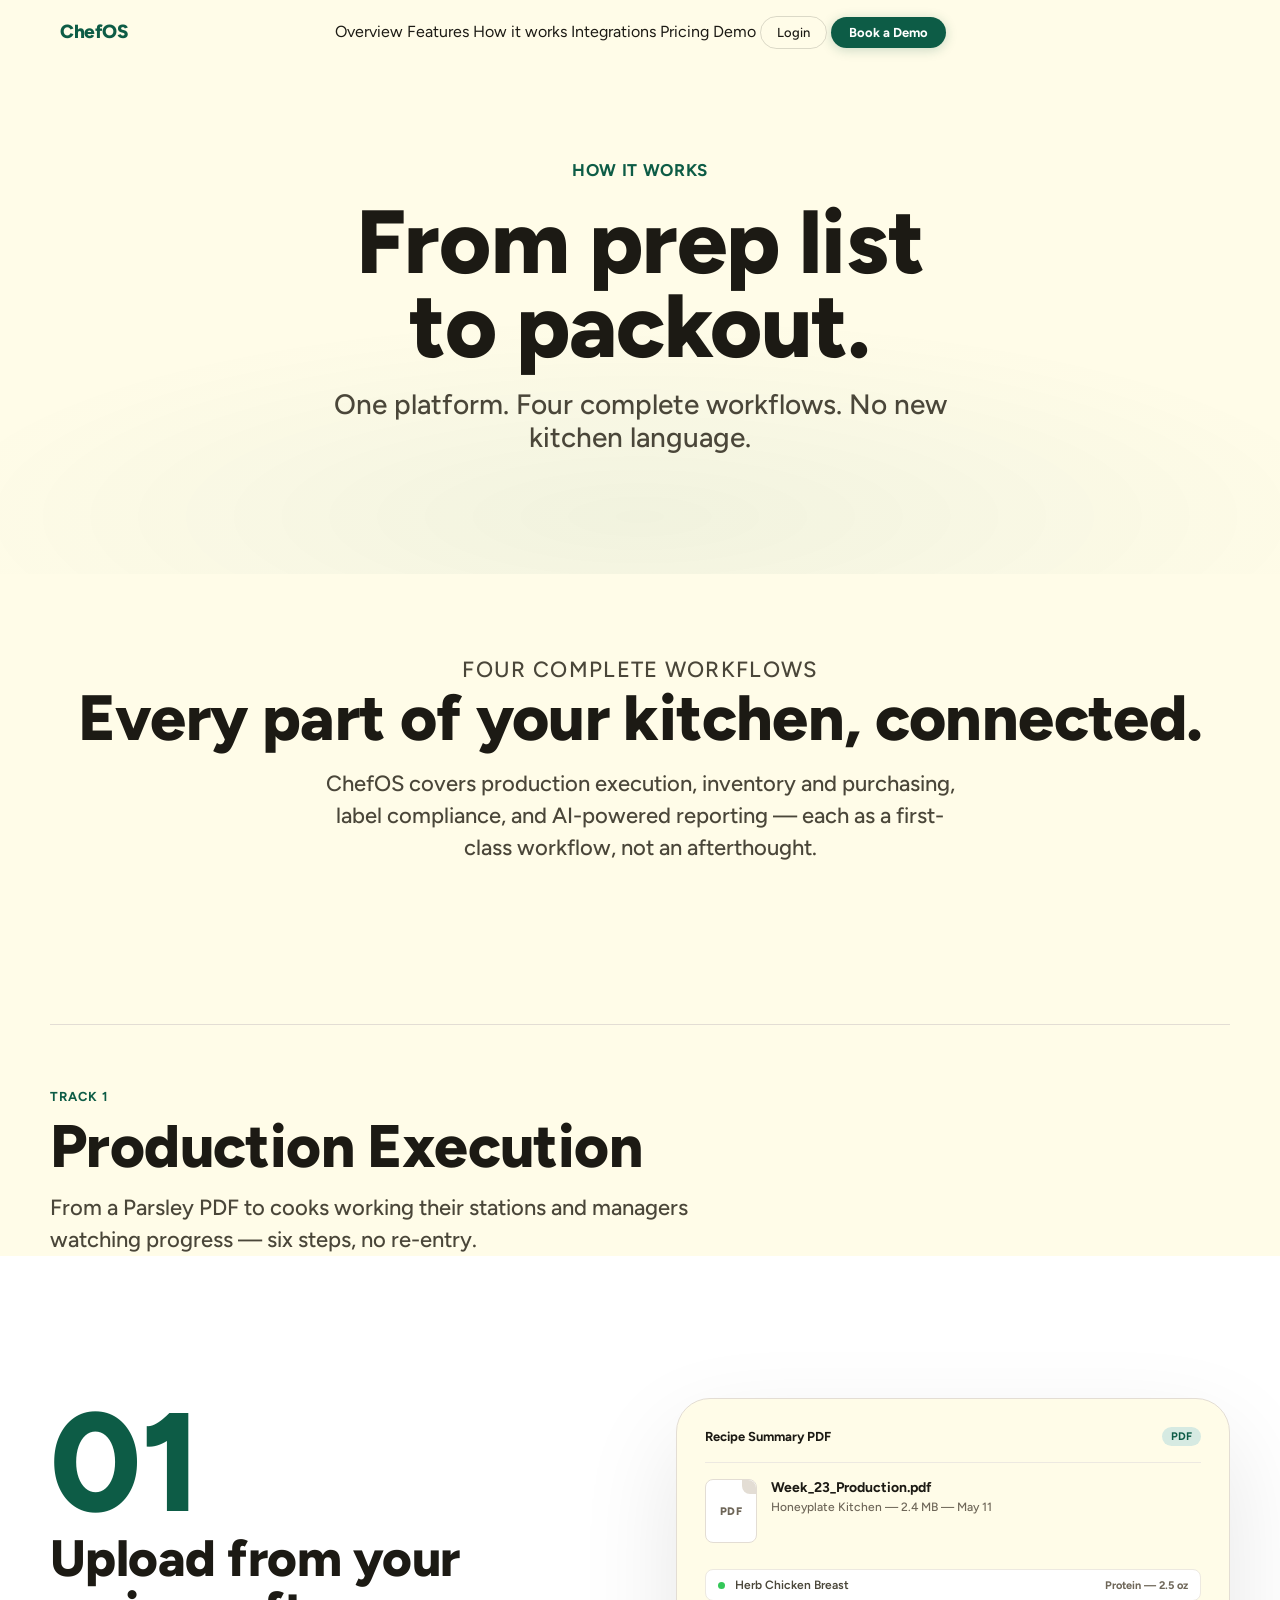
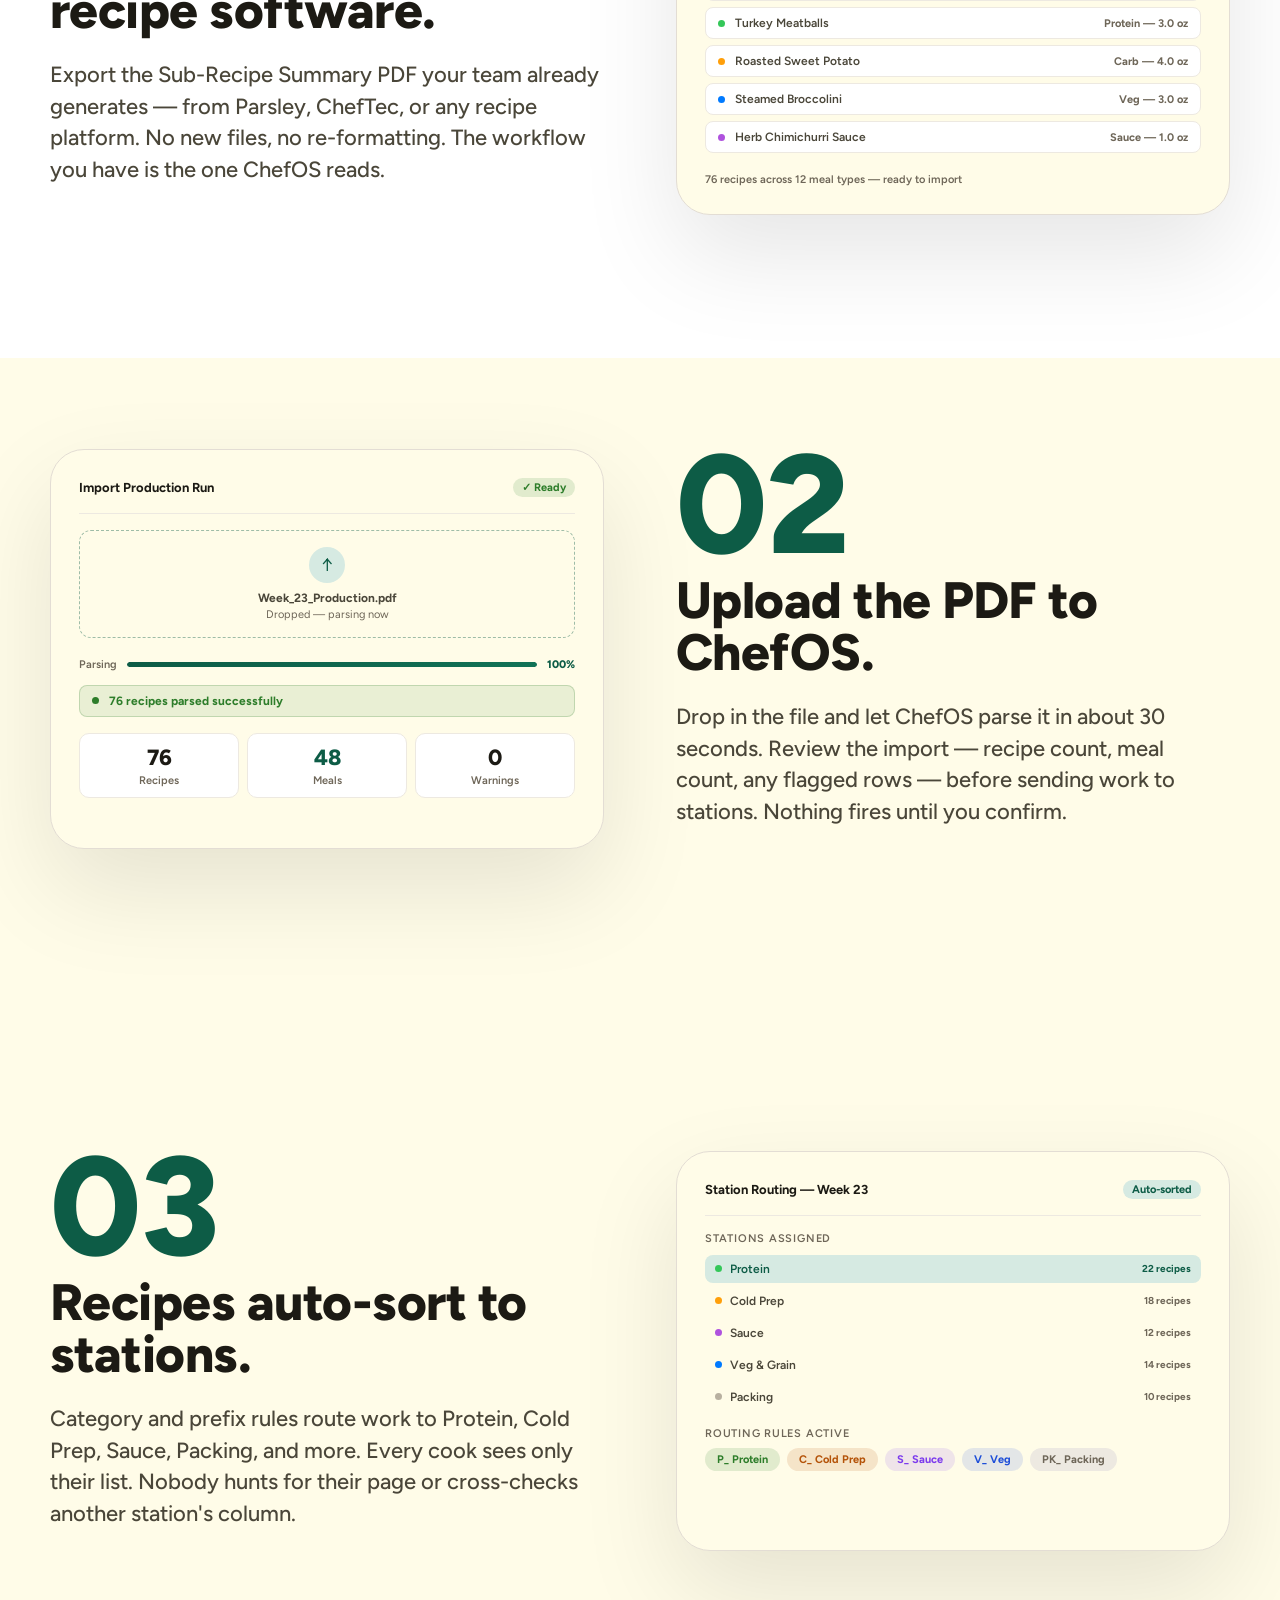
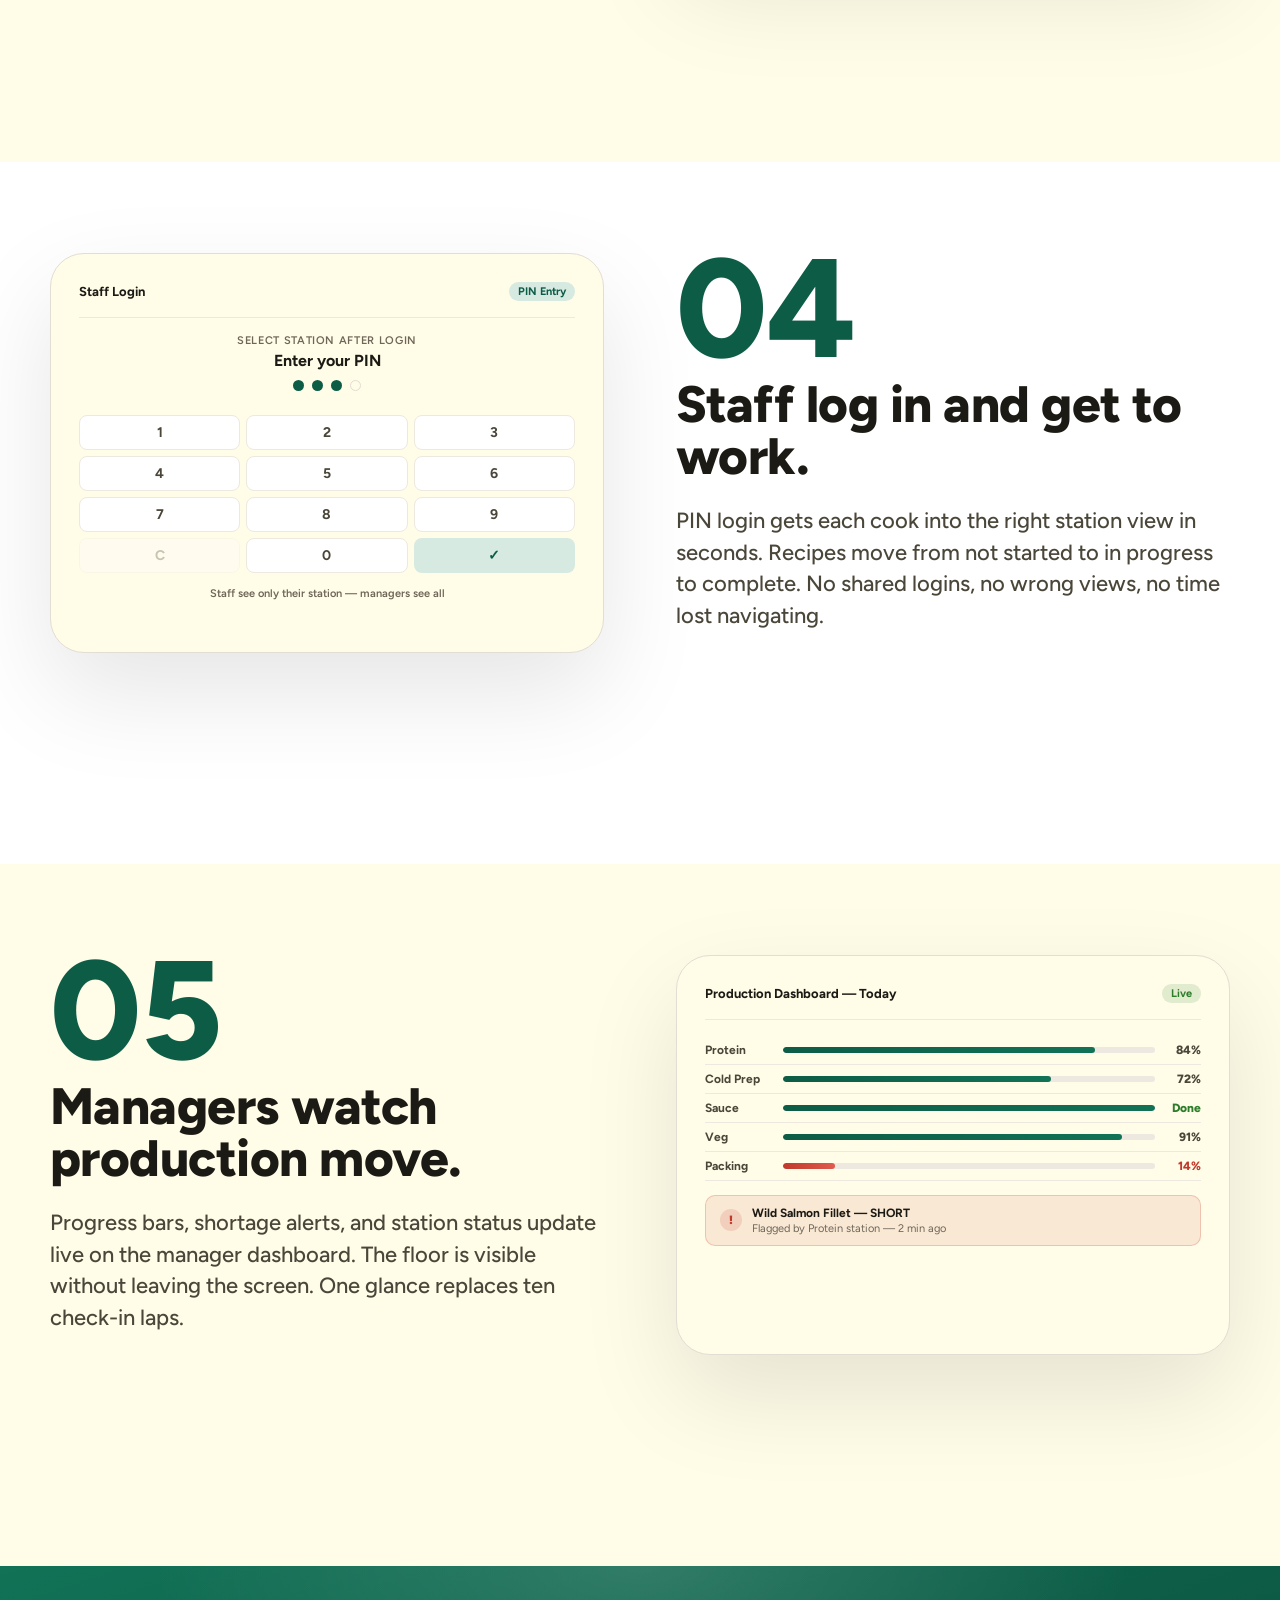
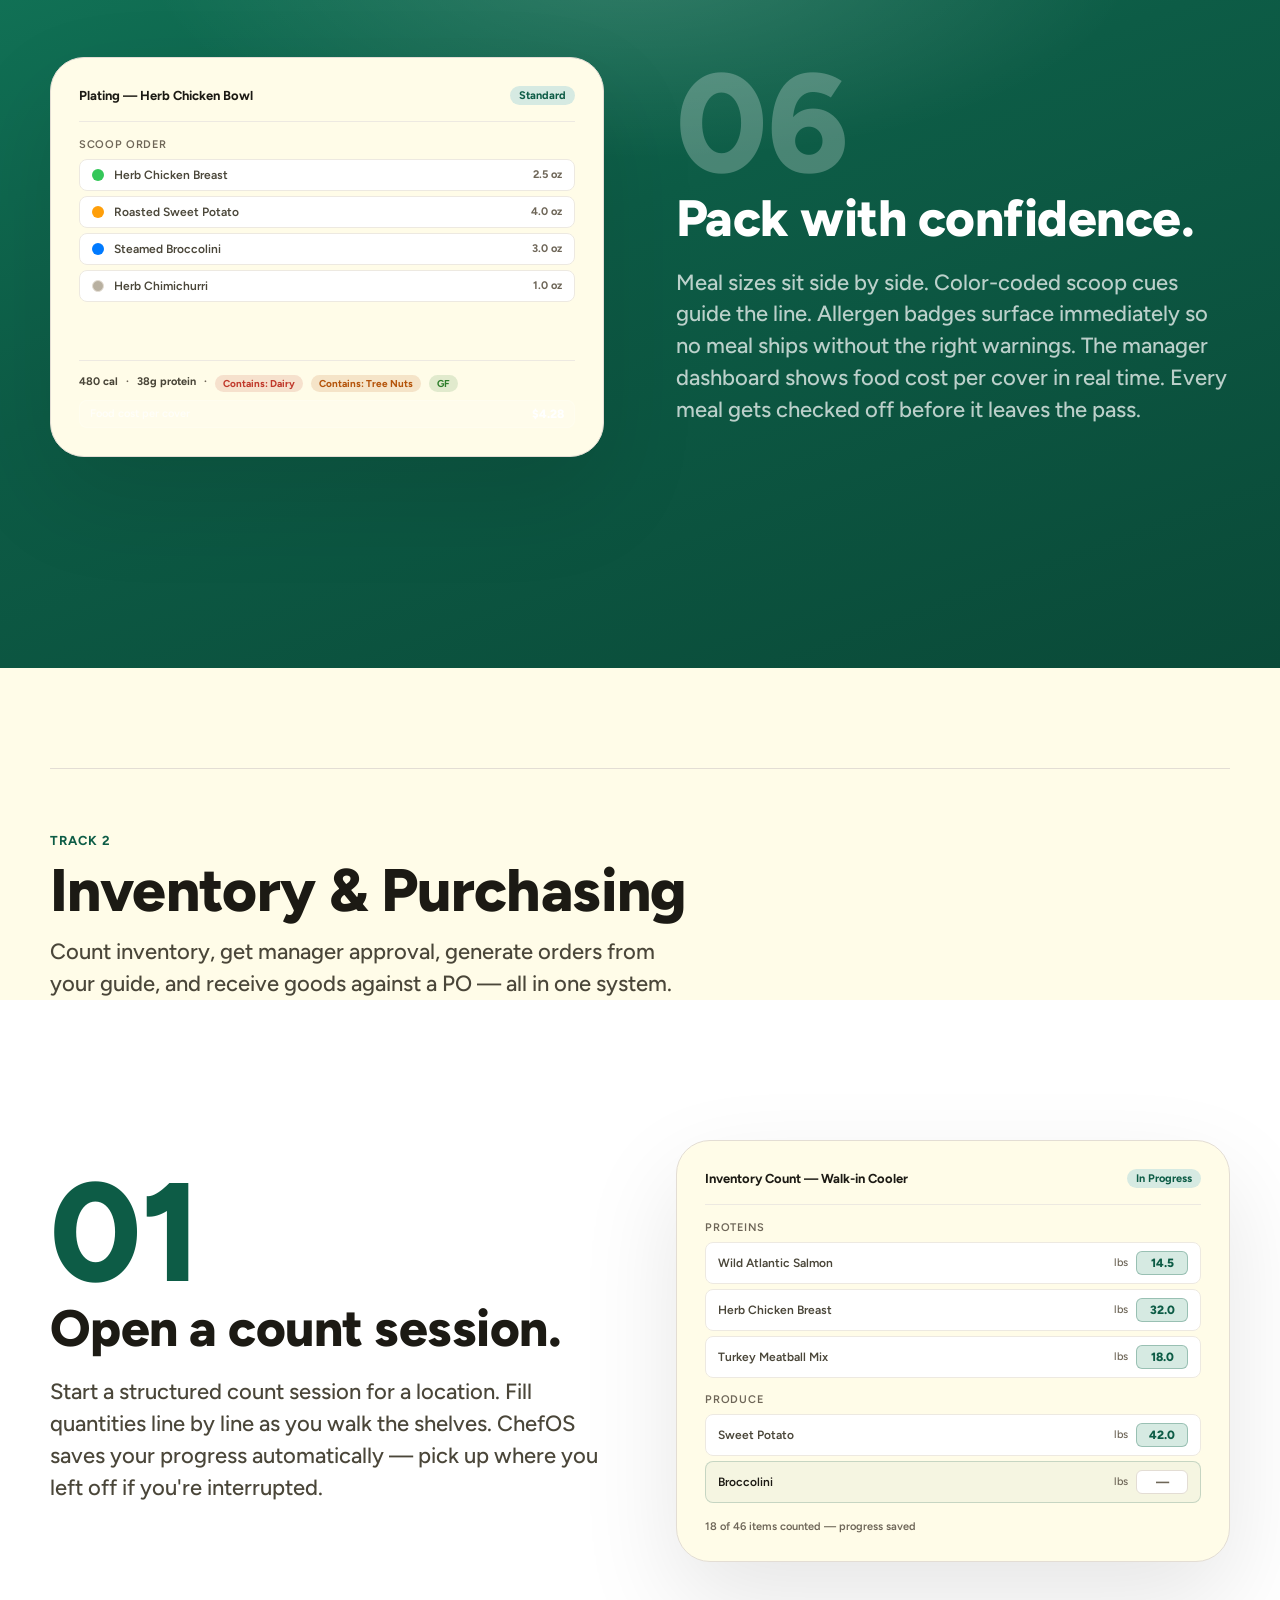
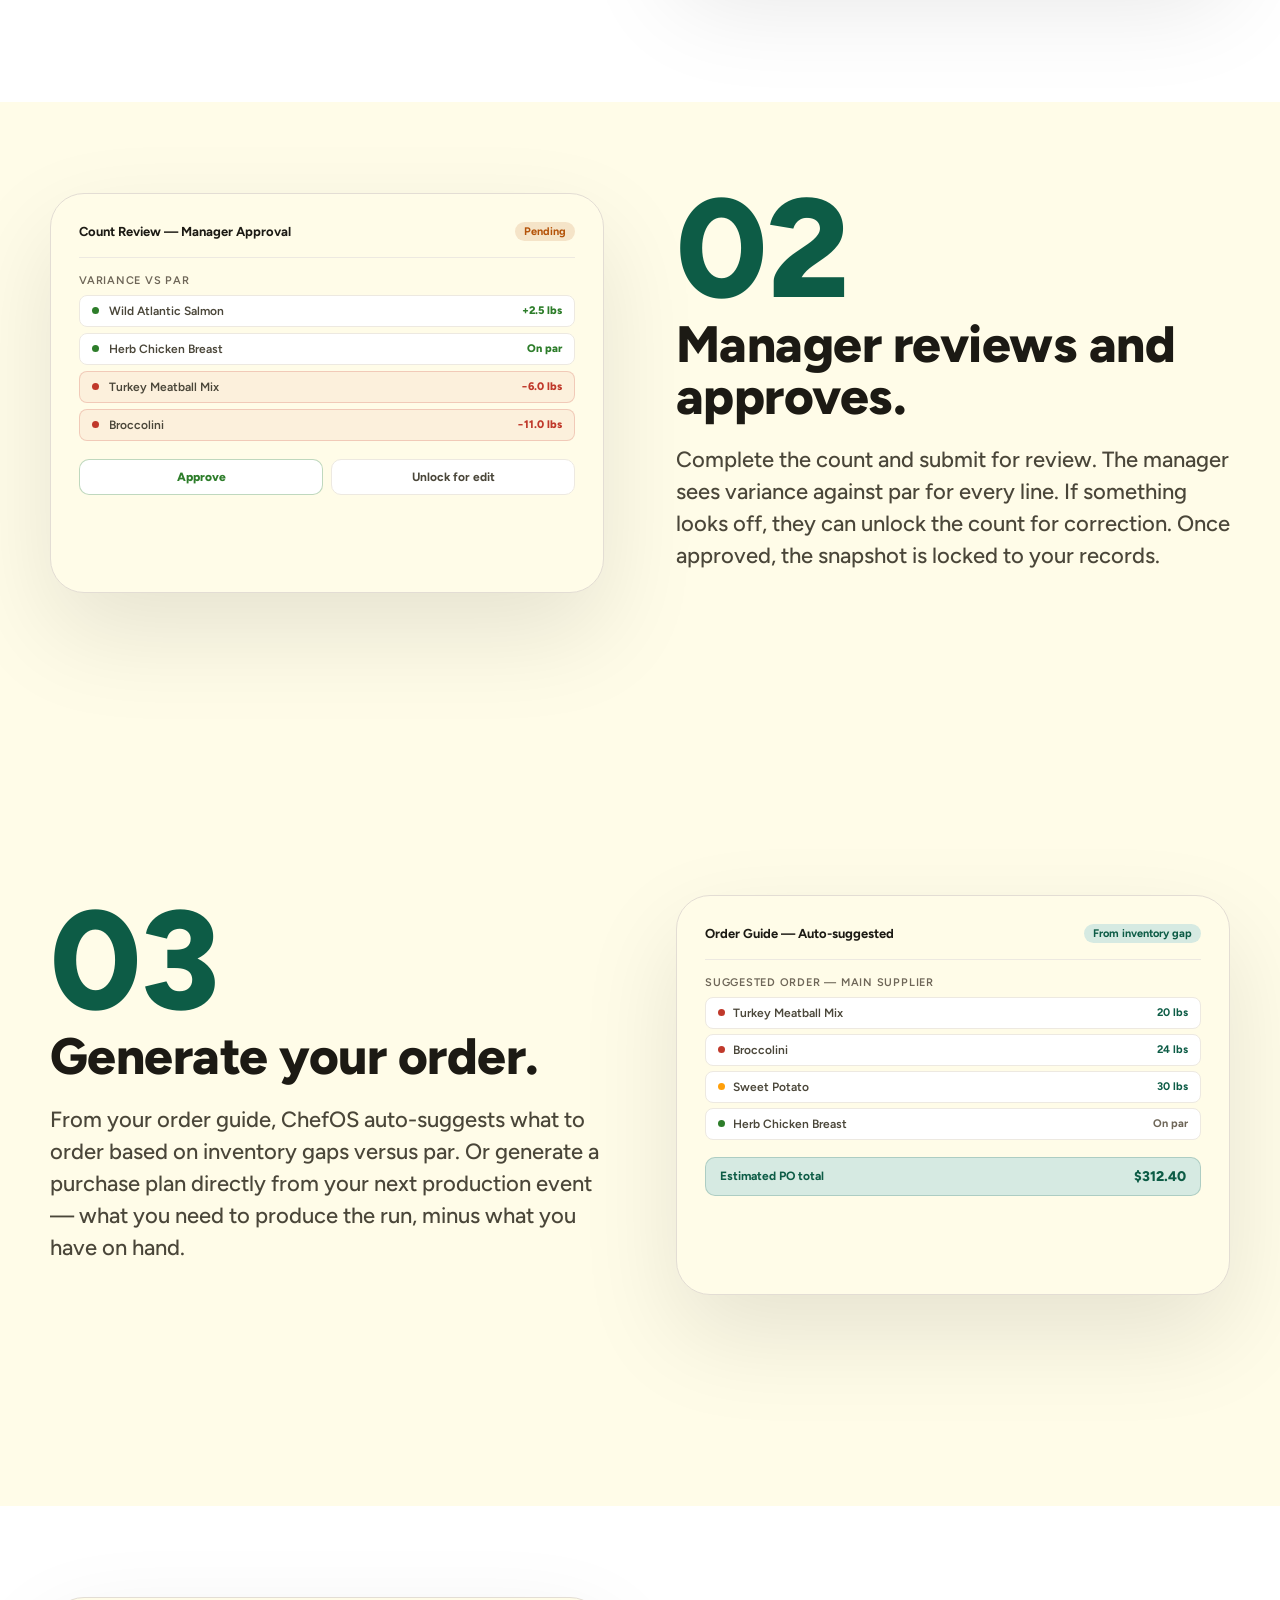
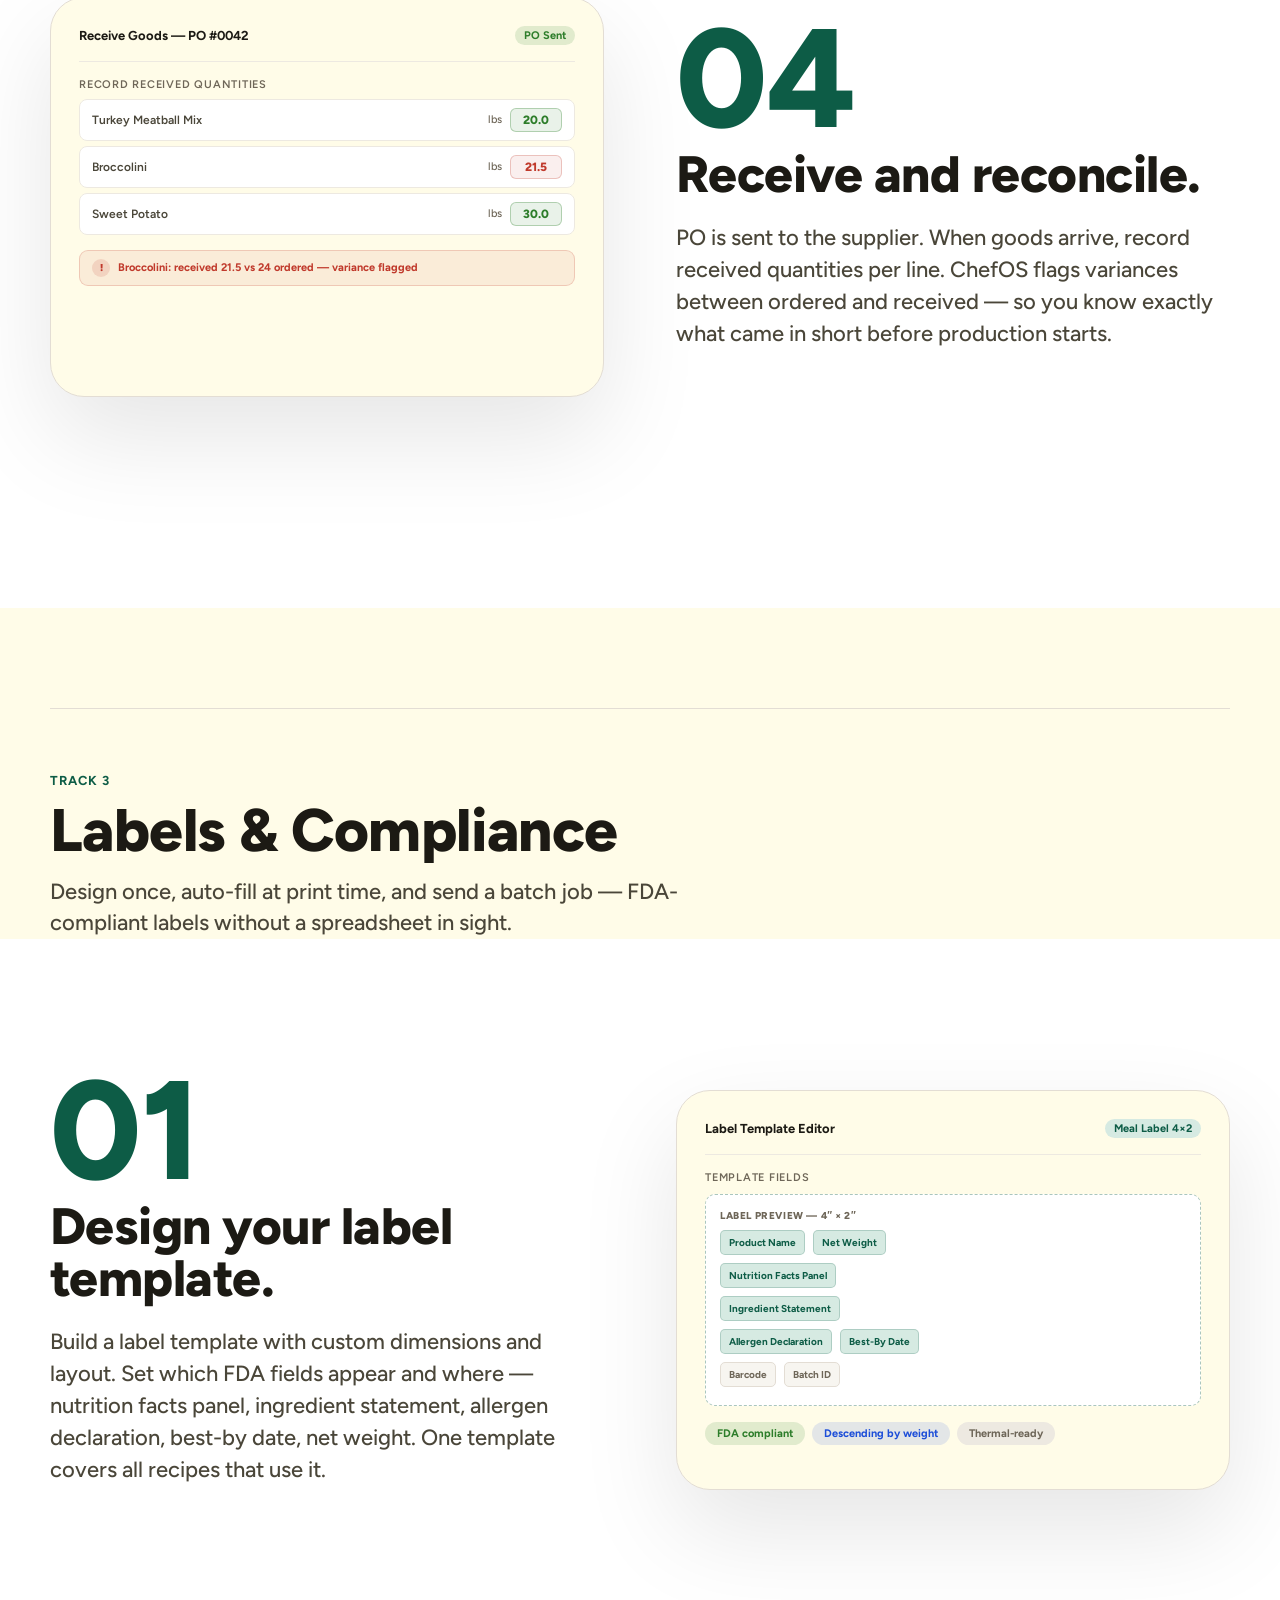
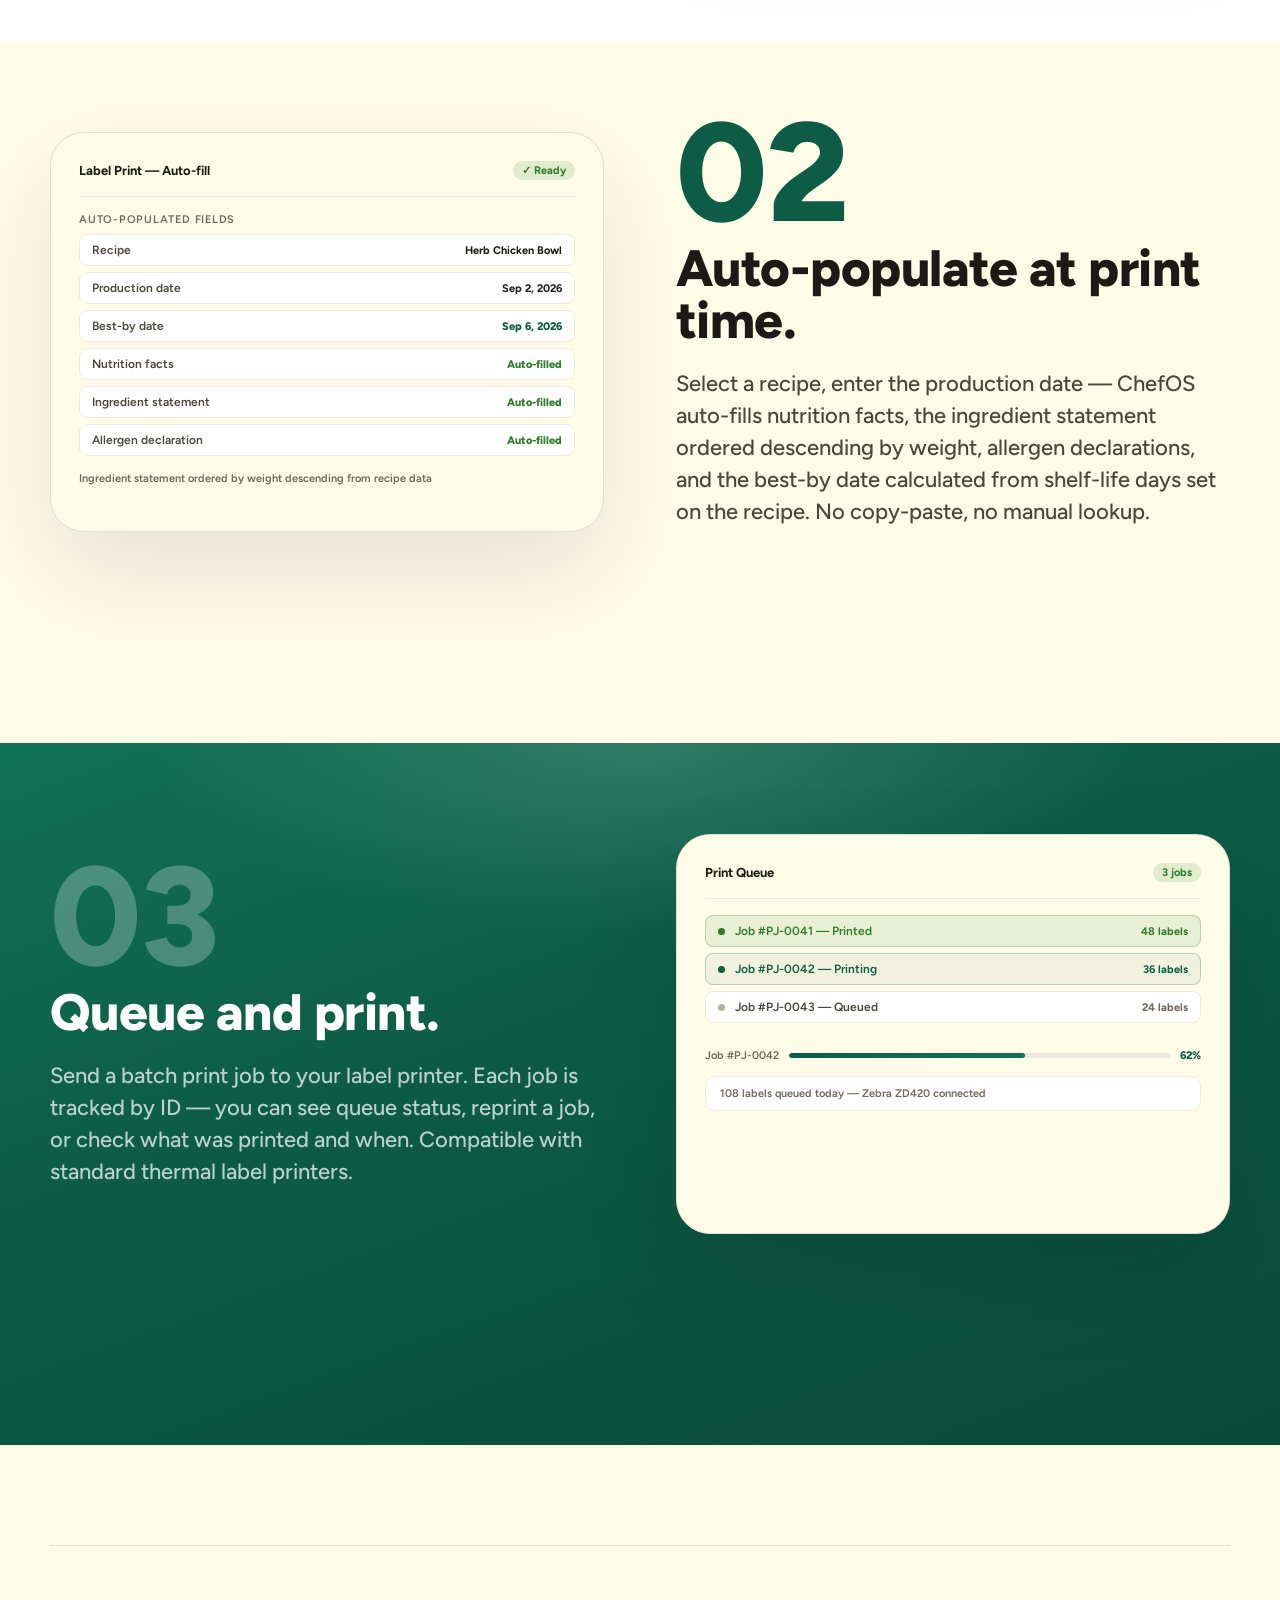
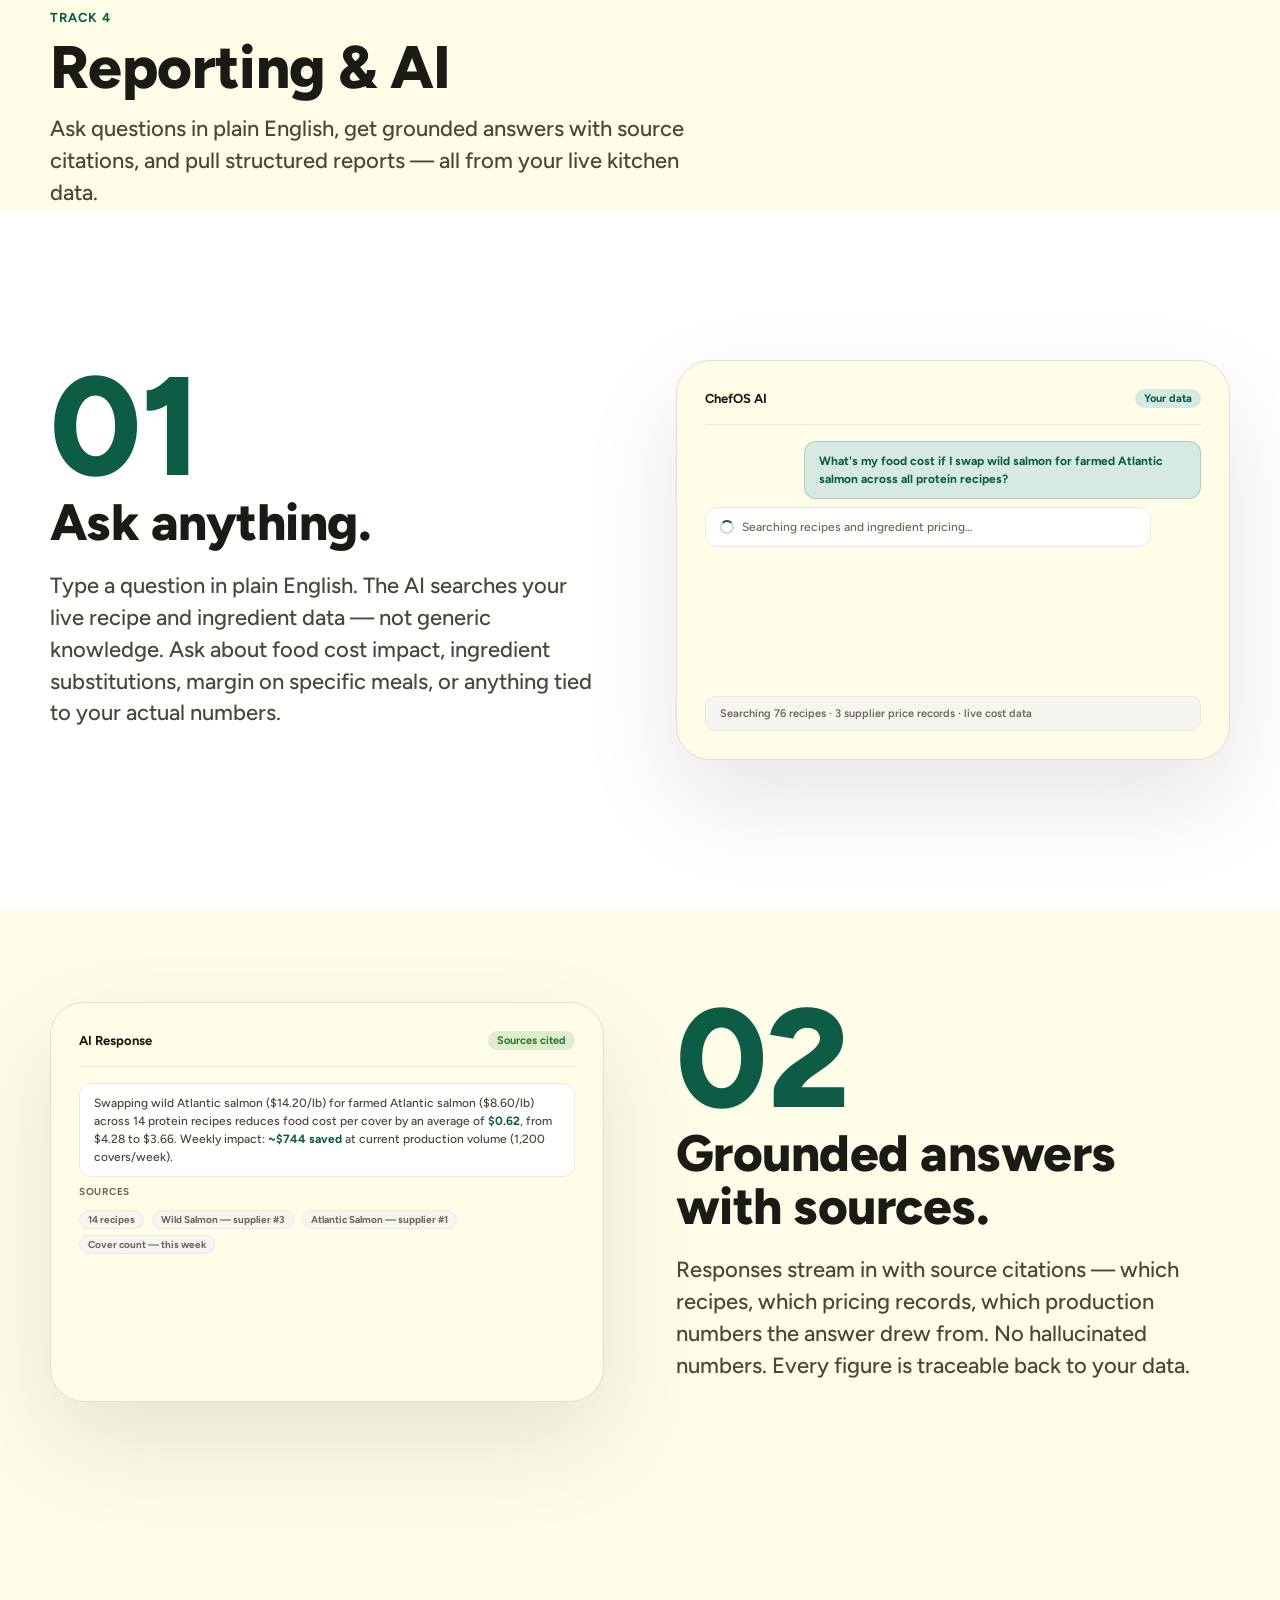
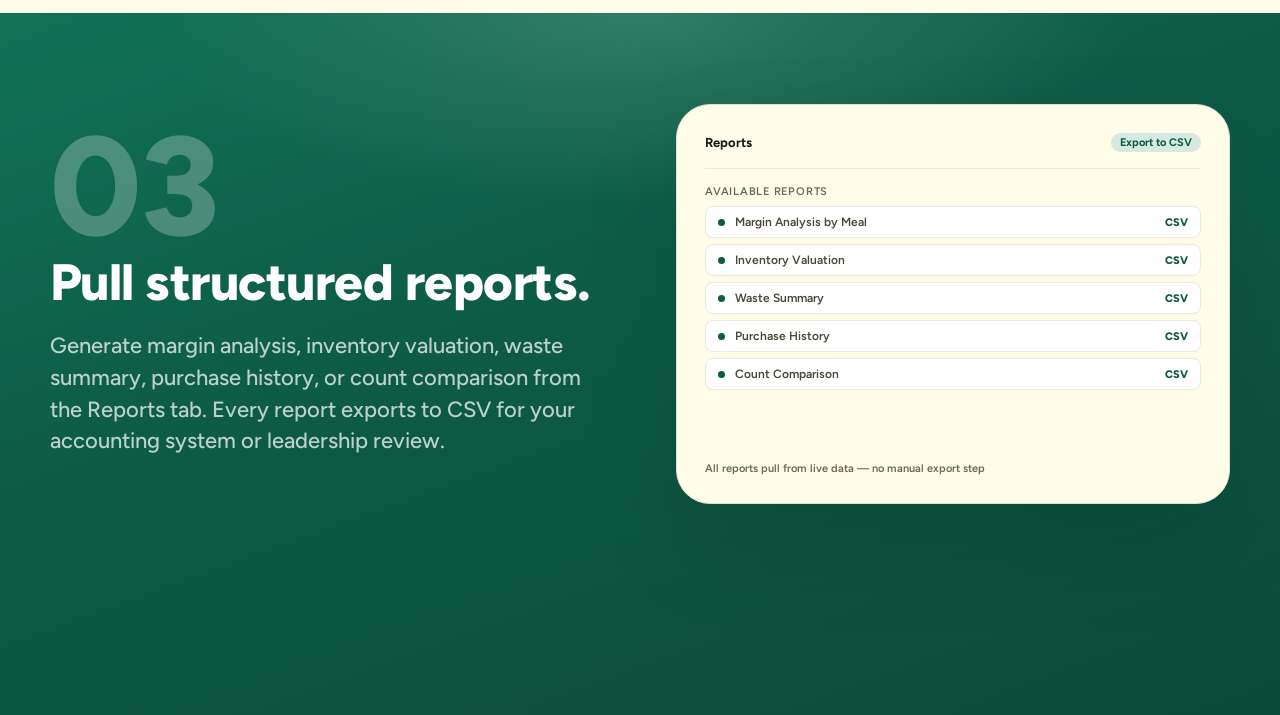
<file: how-it-works.html>
<!doctype html>
<html lang="en">
<head>
  <meta charset="utf-8">
  <meta name="viewport" content="width=device-width, initial-scale=1">
  <title>How It Works | ChefOS</title>
  <meta name="description" content="See how ChefOS handles production execution, inventory, label printing, and AI-powered reporting — four complete workflows for your kitchen.">
  <meta property="og:title" content="How ChefOS Works">
  <meta property="og:description" content="Four complete workflows — from Parsley export to packout, inventory to purchasing, label compliance, and AI reporting.">
  <meta property="og:type" content="website">
  <link rel="stylesheet" href="styles.css">
  <style>
    .inner-hero {
      padding: 160px 0 120px;
      color: var(--color-ink);
      background:
        radial-gradient(ellipse 80% 50% at 50% 90%, rgba(13,92,70,0.06) 0%, transparent 70%),
        var(--color-gray-apple);
      text-align: center;
    }
    .inner-hero .eyebrow-teal { color: var(--color-teal); font-size: 17px; font-weight: 700; letter-spacing: 0.04em; text-transform: uppercase; margin: 0 0 20px; }
    .inner-hero h1 {
      margin: 0;
      font-size: clamp(52px, 7vw, 96px);
      font-weight: 800;
      line-height: 0.94;
      letter-spacing: -0.01em;
      color: var(--color-ink);
    }
    .inner-hero .hero-sub {
      font-size: clamp(20px, 2.5vw, 28px);
      color: var(--color-text-muted);
      font-weight: 500;
      max-width: 680px;
      margin: 20px auto 0;
    }

    /* ---- Track divider ---- */
    .track-divider {
      padding: 100px 0 0;
      background: var(--color-gray-apple);
    }
    .track-divider-inner {
      border-top: 1px solid #E3DDD4;
      padding-top: 64px;
    }
    .track-eyebrow {
      font-size: 13px;
      font-weight: 700;
      letter-spacing: 0.08em;
      text-transform: uppercase;
      color: var(--color-teal);
      margin: 0 0 12px;
    }
    .track-title {
      font-size: clamp(34px, 5vw, 60px);
      font-weight: 800;
      color: var(--color-ink);
      line-height: 1.0;
      letter-spacing: -0.01em;
      margin: 0 0 16px;
    }
    .track-sub {
      font-size: clamp(17px, 2vw, 22px);
      font-weight: 500;
      color: var(--color-text-muted);
      max-width: 640px;
      line-height: 1.45;
      margin: 0;
    }

    /* Tracks intro section */
    .tracks-intro {
      padding: 80px 0 60px;
      background: var(--color-gray-apple);
      text-align: center;
    }
    .tracks-intro-eyebrow {
      color: var(--color-teal);
      font-size: 15px;
      font-weight: 700;
      letter-spacing: 0.06em;
      text-transform: uppercase;
      margin: 0 0 18px;
    }
    .tracks-intro h2 {
      font-size: clamp(36px, 5vw, 64px);
      font-weight: 800;
      color: var(--color-ink);
      line-height: 1.0;
      letter-spacing: -0.01em;
      margin: 0 0 18px;
    }
    .tracks-intro p {
      font-size: clamp(18px, 2vw, 22px);
      font-weight: 500;
      color: var(--color-text-muted);
      max-width: 640px;
      margin: 0 auto;
      line-height: 1.45;
    }

    /* ---- Step sections ---- */
    .step-section {
      padding: 120px 0;
    }
    .step-section.bg-dark  { background: var(--color-gray-apple); color: var(--color-ink); }
    .step-section.bg-light { background: var(--color-gray-apple); color: var(--color-ink); }
    .step-section.bg-white { background: #fff; color: var(--color-ink); }
    .step-section.bg-teal  {
      background: radial-gradient(ellipse 70% 50% at 50% 0%, rgba(255,255,255,0.14), transparent 55%), linear-gradient(160deg, #117256, #0D5C46 40%, #0A4A38);
      color: #fff;
    }

    /* Tighter padding for steps after the first in a track */
    .step-section.step-continuation {
      padding-top: 0;
    }

    .step-layout {
      display: grid;
      grid-template-columns: 1fr 1fr;
      gap: 72px;
      align-items: center;
    }

    .step-text { }

    .step-num {
      font-size: clamp(80px, 12vw, 140px);
      font-weight: 800;
      line-height: 0.82;
      color: var(--color-teal);
      margin: 0 0 12px;
    }
    .step-section.bg-dark .step-num { color: var(--color-teal); }
    .step-section.bg-teal .step-num { color: rgba(255,255,255,0.30); }

    .step-h2 {
      margin: 0 0 18px;
      font-size: clamp(32px, 4vw, 52px);
      font-weight: 800;
      line-height: 1.02;
      letter-spacing: -0.01em;
    }

    .step-body {
      font-size: clamp(17px, 2vw, 22px);
      font-weight: 500;
      line-height: 1.45;
      color: var(--color-text-muted);
    }
    .step-section.bg-dark .step-body { color: var(--color-text-muted); }
    .step-section.bg-teal .step-body { color: rgba(255,255,255,0.72); }

    /* ---- Cinema mockup panel ---- */
    .step-mockup {
      min-height: 400px;
      border-radius: 34px;
      background: var(--color-gray-apple);
      border: 1px solid #E3DDD4;
      padding: 28px;
      display: flex;
      flex-direction: column;
      overflow: hidden;
      box-shadow: 0 40px 100px rgba(0,0,0,0.10);
    }

    .step-section.bg-light .step-mockup,
    .step-section.bg-white .step-mockup {
      box-shadow: 0 40px 100px rgba(0,0,0,0.10);
    }

    /* Mockup header bar */
    .sm-header {
      display: flex;
      align-items: center;
      justify-content: space-between;
      padding-bottom: 16px;
      border-bottom: 1px solid #EDE9E1;
      margin-bottom: 16px;
    }
    .sm-title { font-size: 13px; font-weight: 700; color: var(--color-ink); }
    .sm-badge {
      padding: 3px 9px;
      border-radius: 999px;
      font-size: 11px;
      font-weight: 700;
    }
    .sm-badge-teal { background: var(--color-teal-light); color: var(--color-teal); }
    .sm-badge-green { background: rgba(45,125,42,0.14); color: #2D7D2A; }
    .sm-badge-red   { background: rgba(192,57,43,0.14); color: #C0392B; }
    .sm-badge-amber { background: rgba(180,83,9,0.14); color: #B45309; }

    /* doc icon */
    .sm-doc-icon {
      width: 52px; height: 64px;
      border-radius: 8px;
      background: #fff;
      border: 1px solid #E3DDD4;
      display: flex;
      align-items: center;
      justify-content: center;
      margin-bottom: 12px;
      position: relative;
    }
    .sm-doc-icon::after {
      content: "";
      position: absolute;
      top: 0; right: 0;
      width: 14px; height: 14px;
      border-radius: 0 8px 0 8px;
      background: #E3DDD4;
    }
    .sm-doc-inner { font-size: 11px; font-weight: 800; color: var(--color-text-soft); letter-spacing: 0.04em; }

    /* row helpers */
    .sm-row {
      display: flex;
      align-items: center;
      gap: 10px;
      padding: 8px 12px;
      border-radius: 8px;
      background: #fff;
      border: 1px solid #EDE9E1;
      margin-bottom: 6px;
    }
    .sm-row-dot { width: 7px; height: 7px; border-radius: 50%; flex-shrink: 0; }
    .sm-row-name { flex: 1; font-size: 12px; font-weight: 600; color: var(--color-text-muted); }
    .sm-row-val { font-size: 11px; font-weight: 700; color: var(--color-text-soft); }

    .sm-pill-row {
      display: flex;
      flex-wrap: wrap;
      gap: 7px;
      margin-top: 4px;
    }
    .sm-pill {
      padding: 5px 12px;
      border-radius: 999px;
      font-size: 11px;
      font-weight: 700;
    }
    .sm-pill-green { background: rgba(45,125,42,0.14); color: #2D7D2A; }
    .sm-pill-amber { background: rgba(180,83,9,0.14); color: #B45309; }
    .sm-pill-blue  { background: rgba(29,78,216,0.12); color: #1D4ED8; }
    .sm-pill-purple{ background: rgba(124,58,237,0.12); color: #7C3AED; }
    .sm-pill-gray  { background: #EDE9E1; color: var(--color-text-soft); }
    .sm-pill-red   { background: rgba(192,57,43,0.14); color: #C0392B; }

    /* progress bar */
    .sm-progress-row {
      display: flex;
      align-items: center;
      gap: 10px;
      margin-top: 6px;
    }
    .sm-progress-label { font-size: 11px; font-weight: 600; color: var(--color-text-soft); flex-shrink: 0; }
    .sm-progress-track { flex: 1; height: 5px; border-radius: 999px; background: #EDE9E1; overflow: hidden; }
    .sm-progress-fill  { height: 100%; border-radius: inherit; background: linear-gradient(90deg, #0D5C46, #117256); }
    .sm-progress-pct { font-size: 11px; font-weight: 800; color: var(--color-teal); flex-shrink: 0; }

    /* ---- scoop dot mini ---- */
    .sm-scoop { width: 12px; height: 12px; border-radius: 50%; flex-shrink: 0; }

    /* ---- station pill sidebar ---- */
    .sm-sidebar-row {
      display: flex;
      align-items: center;
      gap: 8px;
      padding: 7px 10px;
      border-radius: 8px;
      margin-bottom: 4px;
    }
    .sm-sidebar-row.active { background: var(--color-teal-light); }
    .sm-sidebar-label { font-size: 12px; font-weight: 600; color: var(--color-text-muted); flex: 1; }
    .sm-sidebar-row.active .sm-sidebar-label { color: var(--color-teal); }
    .sm-sidebar-count { font-size: 10px; font-weight: 700; color: var(--color-text-soft); }
    .sm-sidebar-row.active .sm-sidebar-count { color: var(--color-teal); }

    /* ---- dp bars ---- */
    .sm-dp-row { display: flex; align-items: center; gap: 8px; padding: 7px 0; border-bottom: 1px solid #EDE9E1; }
    .sm-dp-row:last-child { border-bottom: none; }
    .sm-dp-name { width: 70px; font-size: 12px; font-weight: 700; color: var(--color-text-muted); flex-shrink: 0; }
    .sm-dp-bar-wrap { flex: 1; height: 6px; border-radius: 999px; background: #EDE9E1; overflow: hidden; }
    .sm-dp-fill { height: 100%; border-radius: inherit; background: linear-gradient(90deg, #0D5C46, #117256); }
    .sm-dp-fill-alert { background: linear-gradient(90deg, #C0392B, #E05A4D); }
    .sm-dp-pct { width: 38px; text-align: right; font-size: 12px; font-weight: 800; color: var(--color-text-muted); flex-shrink: 0; }
    .sm-dp-pct-alert { color: #C0392B; }

    /* ---- pin pad ---- */
    .sm-pin-header { text-align: center; margin-bottom: 14px; }
    .sm-pin-sub { font-size: 11px; font-weight: 600; color: var(--color-text-soft); text-transform: uppercase; letter-spacing: 0.06em; }
    .sm-pin-name { font-size: 16px; font-weight: 700; color: var(--color-ink); margin-top: 4px; }
    .sm-pin-dots { display: flex; justify-content: center; gap: 8px; margin: 10px 0; }
    .sm-pin-dot { width: 11px; height: 11px; border-radius: 50%; background: var(--color-teal); }
    .sm-pin-dot-empty { width: 11px; height: 11px; border-radius: 50%; border: 1.5px solid #E3DDD4; }
    .sm-pin-grid { display: grid; grid-template-columns: repeat(3, 1fr); gap: 6px; }
    .sm-pin-key {
      padding: 8px 4px;
      border-radius: 8px;
      background: #fff;
      border: 1px solid #EDE9E1;
      text-align: center;
      font-size: 14px;
      font-weight: 700;
      color: var(--color-text-muted);
    }

    /* ---- drag-drop zone ---- */
    .sm-drop-zone {
      border: 1.5px dashed rgba(13,92,70,0.40);
      border-radius: 12px;
      padding: 16px;
      text-align: center;
      margin-bottom: 14px;
    }
    .sm-drop-icon {
      width: 36px; height: 36px;
      border-radius: 50%;
      background: var(--color-teal-light);
      color: var(--color-teal);
      font-size: 18px;
      display: flex; align-items: center; justify-content: center;
      margin: 0 auto 8px;
    }
    .sm-drop-label { font-size: 12px; font-weight: 700; color: var(--color-text-muted); }
    .sm-drop-sub { font-size: 11px; color: var(--color-text-soft); margin-top: 3px; }

    /* ---- Inventory count mockup ---- */
    .sm-count-row {
      display: flex;
      align-items: center;
      gap: 8px;
      padding: 8px 12px;
      border-radius: 8px;
      background: #fff;
      border: 1px solid #EDE9E1;
      margin-bottom: 5px;
    }
    .sm-count-name { flex: 1; font-size: 12px; font-weight: 600; color: var(--color-text-muted); }
    .sm-count-unit { font-size: 11px; color: var(--color-text-soft); font-weight: 500; width: 28px; text-align: right; }
    .sm-count-input {
      width: 52px;
      padding: 4px 8px;
      border-radius: 6px;
      background: var(--color-teal-light);
      border: 1.5px solid rgba(13,92,70,0.30);
      font-size: 12px;
      font-weight: 800;
      color: var(--color-teal);
      text-align: center;
    }

    /* ---- Order guide / PO mockup ---- */
    .sm-po-row {
      display: flex;
      align-items: center;
      gap: 8px;
      padding: 8px 12px;
      border-radius: 8px;
      background: #fff;
      border: 1px solid #EDE9E1;
      margin-bottom: 5px;
    }
    .sm-po-name { flex: 1; font-size: 12px; font-weight: 600; color: var(--color-text-muted); }
    .sm-po-suggested { font-size: 11px; font-weight: 700; color: var(--color-teal); width: 48px; text-align: right; }
    .sm-po-status-dot { width: 7px; height: 7px; border-radius: 50%; flex-shrink: 0; }

    /* ---- Label template mockup ---- */
    .label-template-preview {
      border: 1.5px dashed rgba(13,92,70,0.35);
      border-radius: 10px;
      padding: 14px;
      margin-bottom: 12px;
      background: #fff;
    }
    .ltp-field {
      padding: 5px 8px;
      border-radius: 5px;
      background: var(--color-teal-light);
      border: 1px solid rgba(13,92,70,0.20);
      font-size: 10px;
      font-weight: 700;
      color: var(--color-teal);
      margin-bottom: 4px;
      display: inline-block;
      margin-right: 4px;
    }
    .ltp-field-gray {
      background: #F7F5F0;
      border-color: #E3DDD4;
      color: var(--color-text-soft);
    }

    /* ---- AI chat mockup ---- */
    .sm-ai-bubble {
      padding: 10px 14px;
      border-radius: 12px;
      margin-bottom: 8px;
      font-size: 12px;
      line-height: 1.5;
      font-weight: 500;
    }
    .sm-ai-bubble-user {
      background: var(--color-teal-light);
      border: 1px solid rgba(13,92,70,0.20);
      color: var(--color-teal);
      font-weight: 700;
      margin-left: 20%;
    }
    .sm-ai-bubble-response {
      background: #fff;
      border: 1px solid #EDE9E1;
      color: var(--color-text-muted);
      margin-right: 10%;
    }
    .sm-ai-source {
      display: inline-flex;
      align-items: center;
      gap: 4px;
      padding: 2px 8px;
      border-radius: 999px;
      background: #F7F5F0;
      border: 1px solid #EDE9E1;
      font-size: 10px;
      font-weight: 700;
      color: var(--color-text-soft);
      margin-right: 4px;
      margin-top: 6px;
    }

    @media (max-width: 900px) {
      .step-layout { grid-template-columns: 1fr; gap: 40px; }
      .step-mockup { min-height: 300px; }
    }
  </style>
</head>
<body>
  <nav class="site-nav" aria-label="Primary navigation">
    <div class="nav-inner">
      <a class="brand" href="index.html">ChefOS</a>
      <button class="nav-toggle" type="button" aria-label="Open menu" aria-expanded="false"><span></span><span></span><span></span></button>
      <div class="nav-links">
        <a href="index.html">Overview</a>
        <a href="features.html">Features</a>
        <a class="active" href="how-it-works.html">How it works</a>
        <a href="integrations.html">Integrations</a>
        <a href="pricing.html">Pricing</a>
        <a href="demo.html">Demo</a>
        <a class="nav-login" href="https://app.getchef.co/login">Login</a>
        <a class="nav-cta" href="contact.html">Book a Demo</a>
      </div>
    </div>
  </nav>

  <main>
    <!-- HERO -->
    <section class="inner-hero">
      <div class="container reveal">
        <p class="eyebrow-teal">How it works</p>
        <h1>From prep list<br>to packout.</h1>
        <p class="hero-sub">One platform. Four complete workflows. No new kitchen language.</p>
      </div>
    </section>

    <!-- TRACKS INTRO -->
    <section class="tracks-intro">
      <div class="container reveal">
        <p class="tracks-intro-eyebrow">Four complete workflows</p>
        <h2>Every part of your kitchen, connected.</h2>
        <p>ChefOS covers production execution, inventory and purchasing, label compliance, and AI-powered reporting — each as a first-class workflow, not an afterthought.</p>
      </div>
    </section>

    <!-- ============================================================ -->
    <!-- TRACK 1: PRODUCTION EXECUTION -->
    <!-- ============================================================ -->
    <div class="track-divider">
      <div class="container">
        <div class="track-divider-inner reveal">
          <p class="track-eyebrow">Track 1</p>
          <h2 class="track-title">Production Execution</h2>
          <p class="track-sub">From a Parsley PDF to cooks working their stations and managers watching progress — six steps, no re-entry.</p>
        </div>
      </div>
    </div>

    <!-- STEP 01 -->
    <section class="step-section bg-white">
      <div class="container">
        <div class="step-layout reveal">
          <div class="step-text">
            <div class="step-num">01</div>
            <h2 class="step-h2">Upload from your recipe software.</h2>
            <p class="step-body">Export the Sub-Recipe Summary PDF your team already generates — from Parsley, ChefTec, or any recipe platform. No new files, no re-formatting. The workflow you have is the one ChefOS reads.</p>
          </div>
          <div class="step-mockup">
            <div class="sm-header">
              <span class="sm-title">Recipe Summary PDF</span>
              <span class="sm-badge sm-badge-teal">PDF</span>
            </div>
            <div style="display:flex;align-items:flex-start;gap:14px;margin-bottom:14px;">
              <div class="sm-doc-icon">
                <span class="sm-doc-inner">PDF</span>
              </div>
              <div>
                <div style="font-size:14px;font-weight:700;color:var(--color-ink);margin-bottom:4px;">Week_23_Production.pdf</div>
                <div style="font-size:12px;color:var(--color-text-soft);font-weight:500;">Honeyplate Kitchen &mdash; 2.4 MB &mdash; May 11</div>
              </div>
            </div>
            <div class="sm-row">
              <div class="sm-row-dot" style="background:#34C759"></div>
              <span class="sm-row-name">Herb Chicken Breast</span>
              <span class="sm-row-val">Protein &mdash; 2.5 oz</span>
            </div>
            <div class="sm-row">
              <div class="sm-row-dot" style="background:#34C759"></div>
              <span class="sm-row-name">Turkey Meatballs</span>
              <span class="sm-row-val">Protein &mdash; 3.0 oz</span>
            </div>
            <div class="sm-row">
              <div class="sm-row-dot" style="background:#FF9F0A"></div>
              <span class="sm-row-name">Roasted Sweet Potato</span>
              <span class="sm-row-val">Carb &mdash; 4.0 oz</span>
            </div>
            <div class="sm-row">
              <div class="sm-row-dot" style="background:#007AFF"></div>
              <span class="sm-row-name">Steamed Broccolini</span>
              <span class="sm-row-val">Veg &mdash; 3.0 oz</span>
            </div>
            <div class="sm-row">
              <div class="sm-row-dot" style="background:#AF52DE"></div>
              <span class="sm-row-name">Herb Chimichurri Sauce</span>
              <span class="sm-row-val">Sauce &mdash; 1.0 oz</span>
            </div>
            <div style="margin-top:auto;padding-top:14px;font-size:11px;color:var(--color-text-soft);font-weight:600;">76 recipes across 12 meal types &mdash; ready to import</div>
          </div>
        </div>
      </div>
    </section>

    <!-- STEP 02 -->
    <section class="step-section bg-light step-continuation">
      <div class="container">
        <div class="step-layout reveal">
          <div class="step-mockup">
            <div class="sm-header">
              <span class="sm-title">Import Production Run</span>
              <span class="sm-badge sm-badge-green">&#10003; Ready</span>
            </div>
            <div class="sm-drop-zone">
              <div class="sm-drop-icon">&#8593;</div>
              <div class="sm-drop-label">Week_23_Production.pdf</div>
              <div class="sm-drop-sub">Dropped &mdash; parsing now</div>
            </div>
            <div class="sm-progress-row" style="margin-bottom:14px;">
              <span class="sm-progress-label">Parsing</span>
              <div class="sm-progress-track"><div class="sm-progress-fill" style="width:100%"></div></div>
              <span class="sm-progress-pct">100%</span>
            </div>
            <div class="sm-row" style="background:rgba(45,125,42,0.10);border:1px solid rgba(45,125,42,0.22);">
              <div class="sm-row-dot" style="background:#2D7D2A"></div>
              <span class="sm-row-name" style="color:#2D7D2A;font-weight:700;">76 recipes parsed successfully</span>
            </div>
            <div style="display:grid;grid-template-columns:repeat(3,1fr);gap:8px;margin-top:10px;">
              <div style="padding:10px;border-radius:10px;background:#fff;border:1px solid #EDE9E1;text-align:center;">
                <div style="font-size:22px;font-weight:800;color:var(--color-ink);">76</div>
                <div style="font-size:11px;color:var(--color-text-soft);font-weight:600;margin-top:3px;">Recipes</div>
              </div>
              <div style="padding:10px;border-radius:10px;background:#fff;border:1px solid #EDE9E1;text-align:center;">
                <div style="font-size:22px;font-weight:800;color:var(--color-teal);">48</div>
                <div style="font-size:11px;color:var(--color-text-soft);font-weight:600;margin-top:3px;">Meals</div>
              </div>
              <div style="padding:10px;border-radius:10px;background:#fff;border:1px solid #EDE9E1;text-align:center;">
                <div style="font-size:22px;font-weight:800;color:var(--color-ink);">0</div>
                <div style="font-size:11px;color:var(--color-text-soft);font-weight:600;margin-top:3px;">Warnings</div>
              </div>
            </div>
          </div>
          <div class="step-text">
            <div class="step-num">02</div>
            <h2 class="step-h2">Upload the PDF to ChefOS.</h2>
            <p class="step-body">Drop in the file and let ChefOS parse it in about 30 seconds. Review the import — recipe count, meal count, any flagged rows — before sending work to stations. Nothing fires until you confirm.</p>
          </div>
        </div>
      </div>
    </section>

    <!-- STEP 03 -->
    <section class="step-section bg-dark step-continuation">
      <div class="container">
        <div class="step-layout reveal">
          <div class="step-text">
            <div class="step-num">03</div>
            <h2 class="step-h2">Recipes auto-sort to stations.</h2>
            <p class="step-body">Category and prefix rules route work to Protein, Cold Prep, Sauce, Packing, and more. Every cook sees only their list. Nobody hunts for their page or cross-checks another station's column.</p>
          </div>
          <div class="step-mockup">
            <div class="sm-header">
              <span class="sm-title">Station Routing &mdash; Week 23</span>
              <span class="sm-badge sm-badge-teal">Auto-sorted</span>
            </div>
            <div style="margin-bottom:10px;font-size:11px;color:var(--color-text-soft);font-weight:600;text-transform:uppercase;letter-spacing:0.07em;">Stations assigned</div>
            <div class="sm-sidebar-row active">
              <div class="sm-row-dot" style="background:#34C759"></div>
              <span class="sm-sidebar-label">Protein</span>
              <span class="sm-sidebar-count">22 recipes</span>
            </div>
            <div class="sm-sidebar-row">
              <div class="sm-row-dot" style="background:#FF9F0A"></div>
              <span class="sm-sidebar-label">Cold Prep</span>
              <span class="sm-sidebar-count">18 recipes</span>
            </div>
            <div class="sm-sidebar-row">
              <div class="sm-row-dot" style="background:#AF52DE"></div>
              <span class="sm-sidebar-label">Sauce</span>
              <span class="sm-sidebar-count">12 recipes</span>
            </div>
            <div class="sm-sidebar-row">
              <div class="sm-row-dot" style="background:#007AFF"></div>
              <span class="sm-sidebar-label">Veg &amp; Grain</span>
              <span class="sm-sidebar-count">14 recipes</span>
            </div>
            <div class="sm-sidebar-row">
              <div class="sm-row-dot" style="background:#B8B0A0"></div>
              <span class="sm-sidebar-label">Packing</span>
              <span class="sm-sidebar-count">10 recipes</span>
            </div>
            <div style="margin-top:12px;">
              <div style="font-size:11px;color:var(--color-text-soft);font-weight:600;text-transform:uppercase;letter-spacing:0.07em;margin-bottom:8px;">Routing rules active</div>
              <div class="sm-pill-row">
                <span class="sm-pill sm-pill-green">P_ Protein</span>
                <span class="sm-pill sm-pill-amber">C_ Cold Prep</span>
                <span class="sm-pill sm-pill-purple">S_ Sauce</span>
                <span class="sm-pill sm-pill-blue">V_ Veg</span>
                <span class="sm-pill sm-pill-gray">PK_ Packing</span>
              </div>
            </div>
          </div>
        </div>
      </div>
    </section>

    <!-- STEP 04 -->
    <section class="step-section bg-white step-continuation">
      <div class="container">
        <div class="step-layout reveal">
          <div class="step-mockup">
            <div class="sm-header">
              <span class="sm-title">Staff Login</span>
              <span class="sm-badge sm-badge-teal">PIN Entry</span>
            </div>
            <div class="sm-pin-header">
              <div class="sm-pin-sub">Select station after login</div>
              <div class="sm-pin-name">Enter your PIN</div>
              <div class="sm-pin-dots">
                <div class="sm-pin-dot"></div>
                <div class="sm-pin-dot"></div>
                <div class="sm-pin-dot"></div>
                <div class="sm-pin-dot-empty"></div>
              </div>
            </div>
            <div class="sm-pin-grid" style="margin-bottom:14px;">
              <div class="sm-pin-key">1</div>
              <div class="sm-pin-key">2</div>
              <div class="sm-pin-key">3</div>
              <div class="sm-pin-key">4</div>
              <div class="sm-pin-key">5</div>
              <div class="sm-pin-key">6</div>
              <div class="sm-pin-key">7</div>
              <div class="sm-pin-key">8</div>
              <div class="sm-pin-key">9</div>
              <div class="sm-pin-key" style="opacity:0.3">C</div>
              <div class="sm-pin-key">0</div>
              <div class="sm-pin-key" style="background:var(--color-teal-light);border-color:transparent;color:var(--color-teal);">&#10003;</div>
            </div>
            <div style="font-size:11px;color:var(--color-text-soft);font-weight:600;text-align:center;">Staff see only their station &mdash; managers see all</div>
          </div>
          <div class="step-text">
            <div class="step-num">04</div>
            <h2 class="step-h2">Staff log in and get to work.</h2>
            <p class="step-body">PIN login gets each cook into the right station view in seconds. Recipes move from not started to in progress to complete. No shared logins, no wrong views, no time lost navigating.</p>
          </div>
        </div>
      </div>
    </section>

    <!-- STEP 05 -->
    <section class="step-section bg-light step-continuation">
      <div class="container">
        <div class="step-layout reveal">
          <div class="step-text">
            <div class="step-num">05</div>
            <h2 class="step-h2">Managers watch production move.</h2>
            <p class="step-body">Progress bars, shortage alerts, and station status update live on the manager dashboard. The floor is visible without leaving the screen. One glance replaces ten check-in laps.</p>
          </div>
          <div class="step-mockup">
            <div class="sm-header">
              <span class="sm-title">Production Dashboard &mdash; Today</span>
              <span class="sm-badge sm-badge-green">Live</span>
            </div>
            <div class="sm-dp-row">
              <span class="sm-dp-name">Protein</span>
              <div class="sm-dp-bar-wrap"><div class="sm-dp-fill" style="width:84%"></div></div>
              <span class="sm-dp-pct">84%</span>
            </div>
            <div class="sm-dp-row">
              <span class="sm-dp-name">Cold Prep</span>
              <div class="sm-dp-bar-wrap"><div class="sm-dp-fill" style="width:72%"></div></div>
              <span class="sm-dp-pct">72%</span>
            </div>
            <div class="sm-dp-row">
              <span class="sm-dp-name">Sauce</span>
              <div class="sm-dp-bar-wrap"><div class="sm-dp-fill" style="width:100%"></div></div>
              <span class="sm-dp-pct" style="color:#2D7D2A;">Done</span>
            </div>
            <div class="sm-dp-row">
              <span class="sm-dp-name">Veg</span>
              <div class="sm-dp-bar-wrap"><div class="sm-dp-fill" style="width:91%"></div></div>
              <span class="sm-dp-pct">91%</span>
            </div>
            <div class="sm-dp-row">
              <span class="sm-dp-name">Packing</span>
              <div class="sm-dp-bar-wrap"><div class="sm-dp-fill sm-dp-fill-alert" style="width:14%"></div></div>
              <span class="sm-dp-pct sm-dp-pct-alert">14%</span>
            </div>
            <div style="margin-top:14px;padding:10px 14px;border-radius:10px;background:rgba(192,57,43,0.10);border:1px solid rgba(192,57,43,0.22);display:flex;align-items:center;gap:10px;">
              <div style="width:22px;height:22px;border-radius:50%;background:rgba(192,57,43,0.14);color:#C0392B;font-size:12px;font-weight:900;display:flex;align-items:center;justify-content:center;flex-shrink:0;">!</div>
              <div>
                <div style="font-size:12px;font-weight:700;color:var(--color-ink);">Wild Salmon Fillet &mdash; SHORT</div>
                <div style="font-size:11px;color:var(--color-text-soft);margin-top:2px;">Flagged by Protein station &mdash; 2 min ago</div>
              </div>
            </div>
          </div>
        </div>
      </div>
    </section>

    <!-- STEP 06 -->
    <section class="step-section bg-teal step-continuation">
      <div class="container">
        <div class="step-layout reveal">
          <div class="step-mockup">
            <div class="sm-header">
              <span class="sm-title">Plating &mdash; Herb Chicken Bowl</span>
              <span class="sm-badge" style="background:var(--color-teal-light);color:var(--color-teal);">Standard</span>
            </div>
            <div style="margin-bottom:10px;">
              <div style="font-size:11px;color:var(--color-text-soft);font-weight:600;text-transform:uppercase;letter-spacing:0.06em;margin-bottom:8px;">Scoop order</div>
              <div class="sm-row" style="margin-bottom:5px;">
                <div class="sm-scoop" style="background:#34C759"></div>
                <span class="sm-row-name">Herb Chicken Breast</span>
                <span class="sm-row-val">2.5 oz</span>
              </div>
              <div class="sm-row" style="margin-bottom:5px;">
                <div class="sm-scoop" style="background:#FF9F0A"></div>
                <span class="sm-row-name">Roasted Sweet Potato</span>
                <span class="sm-row-val">4.0 oz</span>
              </div>
              <div class="sm-row" style="margin-bottom:5px;">
                <div class="sm-scoop" style="background:#007AFF"></div>
                <span class="sm-row-name">Steamed Broccolini</span>
                <span class="sm-row-val">3.0 oz</span>
              </div>
              <div class="sm-row" style="margin-bottom:5px;">
                <div class="sm-scoop" style="background:#B8B0A0;border:1px solid #E3DDD4"></div>
                <span class="sm-row-name">Herb Chimichurri</span>
                <span class="sm-row-val">1.0 oz</span>
              </div>
            </div>
            <div style="margin-top:auto;padding-top:14px;border-top:1px solid #EDE9E1;">
              <div style="display:flex;gap:8px;flex-wrap:wrap;margin-bottom:8px;">
                <span style="font-size:11px;font-weight:700;color:var(--color-text-muted);">480 cal</span>
                <span style="font-size:11px;font-weight:700;color:var(--color-text-soft);">&middot;</span>
                <span style="font-size:11px;font-weight:700;color:var(--color-text-muted);">38g protein</span>
                <span style="font-size:11px;font-weight:700;color:var(--color-text-soft);">&middot;</span>
                <span class="sm-pill sm-pill-red" style="font-size:10px;padding:2px 8px;">Contains: Dairy</span>
                <span class="sm-pill sm-pill-amber" style="font-size:10px;padding:2px 8px;">Contains: Tree Nuts</span>
                <span class="sm-pill sm-pill-green" style="font-size:10px;padding:2px 8px;">GF</span>
              </div>
              <div style="display:flex;justify-content:space-between;padding:6px 10px;border-radius:8px;background:rgba(255,255,255,0.15);border:1px solid rgba(255,255,255,0.20);">
                <span style="font-size:11px;font-weight:600;color:rgba(255,255,255,0.70);">Food cost per cover</span>
                <span style="font-size:12px;font-weight:800;color:#fff;">$4.28</span>
              </div>
            </div>
          </div>
          <div class="step-text">
            <div class="step-num" style="color:rgba(255,255,255,0.25);">06</div>
            <h2 class="step-h2">Pack with confidence.</h2>
            <p class="step-body">Meal sizes sit side by side. Color-coded scoop cues guide the line. Allergen badges surface immediately so no meal ships without the right warnings. The manager dashboard shows food cost per cover in real time. Every meal gets checked off before it leaves the pass.</p>
          </div>
        </div>
      </div>
    </section>

    <!-- ============================================================ -->
    <!-- TRACK 2: INVENTORY & PURCHASING -->
    <!-- ============================================================ -->
    <div class="track-divider">
      <div class="container">
        <div class="track-divider-inner reveal">
          <p class="track-eyebrow">Track 2</p>
          <h2 class="track-title">Inventory &amp; Purchasing</h2>
          <p class="track-sub">Count inventory, get manager approval, generate orders from your guide, and receive goods against a PO — all in one system.</p>
        </div>
      </div>
    </div>

    <!-- INV STEP 01 -->
    <section class="step-section bg-white">
      <div class="container">
        <div class="step-layout reveal">
          <div class="step-text">
            <div class="step-num">01</div>
            <h2 class="step-h2">Open a count session.</h2>
            <p class="step-body">Start a structured count session for a location. Fill quantities line by line as you walk the shelves. ChefOS saves your progress automatically — pick up where you left off if you're interrupted.</p>
          </div>
          <div class="step-mockup">
            <div class="sm-header">
              <span class="sm-title">Inventory Count &mdash; Walk-in Cooler</span>
              <span class="sm-badge sm-badge-teal">In Progress</span>
            </div>
            <div style="font-size:11px;color:var(--color-text-soft);font-weight:600;text-transform:uppercase;letter-spacing:0.07em;margin-bottom:8px;">Proteins</div>
            <div class="sm-count-row">
              <span class="sm-count-name">Wild Atlantic Salmon</span>
              <span class="sm-count-unit">lbs</span>
              <span class="sm-count-input">14.5</span>
            </div>
            <div class="sm-count-row">
              <span class="sm-count-name">Herb Chicken Breast</span>
              <span class="sm-count-unit">lbs</span>
              <span class="sm-count-input">32.0</span>
            </div>
            <div class="sm-count-row">
              <span class="sm-count-name">Turkey Meatball Mix</span>
              <span class="sm-count-unit">lbs</span>
              <span class="sm-count-input">18.0</span>
            </div>
            <div style="font-size:11px;color:var(--color-text-soft);font-weight:600;text-transform:uppercase;letter-spacing:0.07em;margin:10px 0 8px;">Produce</div>
            <div class="sm-count-row">
              <span class="sm-count-name">Sweet Potato</span>
              <span class="sm-count-unit">lbs</span>
              <span class="sm-count-input">42.0</span>
            </div>
            <div class="sm-count-row" style="background:rgba(13,92,70,0.04);border-color:rgba(13,92,70,0.20);">
              <span class="sm-count-name" style="color:var(--color-ink);">Broccolini</span>
              <span class="sm-count-unit">lbs</span>
              <span class="sm-count-input" style="background:#fff;border-color:#E3DDD4;color:var(--color-text-soft);">—</span>
            </div>
            <div style="margin-top:auto;padding-top:12px;font-size:11px;color:var(--color-text-soft);font-weight:600;">18 of 46 items counted &mdash; progress saved</div>
          </div>
        </div>
      </div>
    </section>

    <!-- INV STEP 02 -->
    <section class="step-section bg-light step-continuation">
      <div class="container">
        <div class="step-layout reveal">
          <div class="step-mockup">
            <div class="sm-header">
              <span class="sm-title">Count Review &mdash; Manager Approval</span>
              <span class="sm-badge sm-badge-amber">Pending</span>
            </div>
            <div style="font-size:11px;color:var(--color-text-soft);font-weight:600;text-transform:uppercase;letter-spacing:0.07em;margin-bottom:8px;">Variance vs par</div>
            <div class="sm-row">
              <div class="sm-row-dot" style="background:#2D7D2A"></div>
              <span class="sm-row-name">Wild Atlantic Salmon</span>
              <span class="sm-row-val" style="color:#2D7D2A;font-weight:800;">+2.5 lbs</span>
            </div>
            <div class="sm-row">
              <div class="sm-row-dot" style="background:#2D7D2A"></div>
              <span class="sm-row-name">Herb Chicken Breast</span>
              <span class="sm-row-val" style="color:#2D7D2A;font-weight:800;">On par</span>
            </div>
            <div class="sm-row" style="background:rgba(192,57,43,0.06);border-color:rgba(192,57,43,0.20);">
              <div class="sm-row-dot" style="background:#C0392B"></div>
              <span class="sm-row-name">Turkey Meatball Mix</span>
              <span class="sm-row-val" style="color:#C0392B;font-weight:800;">&minus;6.0 lbs</span>
            </div>
            <div class="sm-row" style="background:rgba(192,57,43,0.06);border-color:rgba(192,57,43,0.20);">
              <div class="sm-row-dot" style="background:#C0392B"></div>
              <span class="sm-row-name">Broccolini</span>
              <span class="sm-row-val" style="color:#C0392B;font-weight:800;">&minus;11.0 lbs</span>
            </div>
            <div style="display:flex;gap:8px;margin-top:12px;">
              <div style="flex:1;padding:10px;border-radius:10px;background:#fff;border:1.5px solid rgba(45,125,42,0.30);text-align:center;font-size:12px;font-weight:800;color:#2D7D2A;">Approve</div>
              <div style="flex:1;padding:10px;border-radius:10px;background:#fff;border:1px solid #EDE9E1;text-align:center;font-size:12px;font-weight:700;color:var(--color-text-muted);">Unlock for edit</div>
            </div>
          </div>
          <div class="step-text">
            <div class="step-num">02</div>
            <h2 class="step-h2">Manager reviews and approves.</h2>
            <p class="step-body">Complete the count and submit for review. The manager sees variance against par for every line. If something looks off, they can unlock the count for correction. Once approved, the snapshot is locked to your records.</p>
          </div>
        </div>
      </div>
    </section>

    <!-- INV STEP 03 -->
    <section class="step-section bg-dark step-continuation">
      <div class="container">
        <div class="step-layout reveal">
          <div class="step-text">
            <div class="step-num">03</div>
            <h2 class="step-h2">Generate your order.</h2>
            <p class="step-body">From your order guide, ChefOS auto-suggests what to order based on inventory gaps versus par. Or generate a purchase plan directly from your next production event — what you need to produce the run, minus what you have on hand.</p>
          </div>
          <div class="step-mockup">
            <div class="sm-header">
              <span class="sm-title">Order Guide &mdash; Auto-suggested</span>
              <span class="sm-badge sm-badge-teal">From inventory gap</span>
            </div>
            <div style="font-size:11px;color:var(--color-text-soft);font-weight:600;text-transform:uppercase;letter-spacing:0.07em;margin-bottom:8px;">Suggested order &mdash; Main Supplier</div>
            <div class="sm-po-row">
              <div class="sm-po-status-dot" style="background:#C0392B;"></div>
              <span class="sm-po-name">Turkey Meatball Mix</span>
              <span class="sm-po-suggested">20 lbs</span>
            </div>
            <div class="sm-po-row">
              <div class="sm-po-status-dot" style="background:#C0392B;"></div>
              <span class="sm-po-name">Broccolini</span>
              <span class="sm-po-suggested">24 lbs</span>
            </div>
            <div class="sm-po-row">
              <div class="sm-po-status-dot" style="background:#FF9F0A;"></div>
              <span class="sm-po-name">Sweet Potato</span>
              <span class="sm-po-suggested">30 lbs</span>
            </div>
            <div class="sm-po-row">
              <div class="sm-po-status-dot" style="background:#2D7D2A;"></div>
              <span class="sm-po-name">Herb Chicken Breast</span>
              <span class="sm-po-suggested" style="color:var(--color-text-soft);">On par</span>
            </div>
            <div style="margin-top:12px;padding:10px 14px;border-radius:10px;background:var(--color-teal-light);border:1px solid rgba(13,92,70,0.20);display:flex;justify-content:space-between;align-items:center;">
              <span style="font-size:12px;font-weight:700;color:var(--color-teal);">Estimated PO total</span>
              <span style="font-size:14px;font-weight:800;color:var(--color-teal);">$312.40</span>
            </div>
          </div>
        </div>
      </div>
    </section>

    <!-- INV STEP 04 -->
    <section class="step-section bg-white step-continuation">
      <div class="container">
        <div class="step-layout reveal">
          <div class="step-mockup">
            <div class="sm-header">
              <span class="sm-title">Receive Goods &mdash; PO #0042</span>
              <span class="sm-badge sm-badge-green">PO Sent</span>
            </div>
            <div style="font-size:11px;color:var(--color-text-soft);font-weight:600;text-transform:uppercase;letter-spacing:0.07em;margin-bottom:8px;">Record received quantities</div>
            <div class="sm-count-row">
              <span class="sm-count-name">Turkey Meatball Mix</span>
              <span class="sm-count-unit">lbs</span>
              <span class="sm-count-input" style="background:rgba(45,125,42,0.10);border-color:rgba(45,125,42,0.30);color:#2D7D2A;">20.0</span>
            </div>
            <div class="sm-count-row">
              <span class="sm-count-name">Broccolini</span>
              <span class="sm-count-unit">lbs</span>
              <span class="sm-count-input" style="background:rgba(192,57,43,0.08);border-color:rgba(192,57,43,0.25);color:#C0392B;">21.5</span>
            </div>
            <div class="sm-count-row">
              <span class="sm-count-name">Sweet Potato</span>
              <span class="sm-count-unit">lbs</span>
              <span class="sm-count-input" style="background:rgba(45,125,42,0.10);border-color:rgba(45,125,42,0.30);color:#2D7D2A;">30.0</span>
            </div>
            <div style="margin-top:10px;padding:8px 12px;border-radius:9px;background:rgba(192,57,43,0.08);border:1px solid rgba(192,57,43,0.20);display:flex;align-items:center;gap:8px;">
              <div style="width:18px;height:18px;border-radius:50%;background:rgba(192,57,43,0.14);color:#C0392B;font-size:10px;font-weight:900;display:flex;align-items:center;justify-content:center;flex-shrink:0;">!</div>
              <div style="font-size:11px;font-weight:700;color:#C0392B;">Broccolini: received 21.5 vs 24 ordered — variance flagged</div>
            </div>
          </div>
          <div class="step-text">
            <div class="step-num">04</div>
            <h2 class="step-h2">Receive and reconcile.</h2>
            <p class="step-body">PO is sent to the supplier. When goods arrive, record received quantities per line. ChefOS flags variances between ordered and received — so you know exactly what came in short before production starts.</p>
          </div>
        </div>
      </div>
    </section>

    <!-- ============================================================ -->
    <!-- TRACK 3: LABELS & COMPLIANCE -->
    <!-- ============================================================ -->
    <div class="track-divider">
      <div class="container">
        <div class="track-divider-inner reveal">
          <p class="track-eyebrow">Track 3</p>
          <h2 class="track-title">Labels &amp; Compliance</h2>
          <p class="track-sub">Design once, auto-fill at print time, and send a batch job — FDA-compliant labels without a spreadsheet in sight.</p>
        </div>
      </div>
    </div>

    <!-- LABEL STEP 01 -->
    <section class="step-section bg-white">
      <div class="container">
        <div class="step-layout reveal">
          <div class="step-text">
            <div class="step-num">01</div>
            <h2 class="step-h2">Design your label template.</h2>
            <p class="step-body">Build a label template with custom dimensions and layout. Set which FDA fields appear and where — nutrition facts panel, ingredient statement, allergen declaration, best-by date, net weight. One template covers all recipes that use it.</p>
          </div>
          <div class="step-mockup">
            <div class="sm-header">
              <span class="sm-title">Label Template Editor</span>
              <span class="sm-badge sm-badge-teal">Meal Label 4×2</span>
            </div>
            <div style="font-size:11px;color:var(--color-text-soft);font-weight:600;text-transform:uppercase;letter-spacing:0.07em;margin-bottom:10px;">Template fields</div>
            <div class="label-template-preview">
              <div style="font-size:10px;font-weight:800;color:var(--color-text-soft);margin-bottom:8px;text-transform:uppercase;letter-spacing:0.06em;">Label preview — 4&Prime; &times; 2&Prime;</div>
              <div>
                <span class="ltp-field">Product Name</span>
                <span class="ltp-field">Net Weight</span>
              </div>
              <div style="margin-top:4px;">
                <span class="ltp-field">Nutrition Facts Panel</span>
              </div>
              <div style="margin-top:4px;">
                <span class="ltp-field">Ingredient Statement</span>
              </div>
              <div style="margin-top:4px;">
                <span class="ltp-field">Allergen Declaration</span>
                <span class="ltp-field">Best-By Date</span>
              </div>
              <div style="margin-top:4px;">
                <span class="ltp-field-gray ltp-field">Barcode</span>
                <span class="ltp-field-gray ltp-field">Batch ID</span>
              </div>
            </div>
            <div class="sm-pill-row">
              <span class="sm-pill sm-pill-green">FDA compliant</span>
              <span class="sm-pill sm-pill-blue">Descending by weight</span>
              <span class="sm-pill sm-pill-gray">Thermal-ready</span>
            </div>
          </div>
        </div>
      </div>
    </section>

    <!-- LABEL STEP 02 -->
    <section class="step-section bg-light step-continuation">
      <div class="container">
        <div class="step-layout reveal">
          <div class="step-mockup">
            <div class="sm-header">
              <span class="sm-title">Label Print &mdash; Auto-fill</span>
              <span class="sm-badge sm-badge-green">&#10003; Ready</span>
            </div>
            <div style="font-size:11px;color:var(--color-text-soft);font-weight:600;text-transform:uppercase;letter-spacing:0.07em;margin-bottom:8px;">Auto-populated fields</div>
            <div class="sm-row">
              <span class="sm-row-name">Recipe</span>
              <span class="sm-row-val" style="font-weight:700;color:var(--color-ink);">Herb Chicken Bowl</span>
            </div>
            <div class="sm-row">
              <span class="sm-row-name">Production date</span>
              <span class="sm-row-val" style="font-weight:700;color:var(--color-ink);">Sep 2, 2026</span>
            </div>
            <div class="sm-row">
              <span class="sm-row-name">Best-by date</span>
              <span class="sm-row-val" style="color:var(--color-teal);font-weight:800;">Sep 6, 2026</span>
            </div>
            <div class="sm-row">
              <span class="sm-row-name">Nutrition facts</span>
              <span class="sm-row-val" style="color:#2D7D2A;font-weight:800;">Auto-filled</span>
            </div>
            <div class="sm-row">
              <span class="sm-row-name">Ingredient statement</span>
              <span class="sm-row-val" style="color:#2D7D2A;font-weight:800;">Auto-filled</span>
            </div>
            <div class="sm-row">
              <span class="sm-row-name">Allergen declaration</span>
              <span class="sm-row-val" style="color:#2D7D2A;font-weight:800;">Auto-filled</span>
            </div>
            <div style="margin-top:10px;font-size:11px;color:var(--color-text-soft);font-weight:600;">Ingredient statement ordered by weight descending from recipe data</div>
          </div>
          <div class="step-text">
            <div class="step-num">02</div>
            <h2 class="step-h2">Auto-populate at print time.</h2>
            <p class="step-body">Select a recipe, enter the production date — ChefOS auto-fills nutrition facts, the ingredient statement ordered descending by weight, allergen declarations, and the best-by date calculated from shelf-life days set on the recipe. No copy-paste, no manual lookup.</p>
          </div>
        </div>
      </div>
    </section>

    <!-- LABEL STEP 03 -->
    <section class="step-section bg-teal step-continuation">
      <div class="container">
        <div class="step-layout reveal">
          <div class="step-text">
            <div class="step-num" style="color:rgba(255,255,255,0.25);">03</div>
            <h2 class="step-h2">Queue and print.</h2>
            <p class="step-body">Send a batch print job to your label printer. Each job is tracked by ID — you can see queue status, reprint a job, or check what was printed and when. Compatible with standard thermal label printers.</p>
          </div>
          <div class="step-mockup">
            <div class="sm-header">
              <span class="sm-title">Print Queue</span>
              <span class="sm-badge sm-badge-green">3 jobs</span>
            </div>
            <div class="sm-row" style="background:rgba(45,125,42,0.10);border-color:rgba(45,125,42,0.25);">
              <div class="sm-row-dot" style="background:#2D7D2A"></div>
              <span class="sm-row-name" style="color:#2D7D2A;">Job #PJ-0041 &mdash; Printed</span>
              <span class="sm-row-val" style="color:#2D7D2A;">48 labels</span>
            </div>
            <div class="sm-row" style="background:rgba(13,92,70,0.06);border-color:rgba(13,92,70,0.25);">
              <div class="sm-row-dot" style="background:var(--color-teal)"></div>
              <span class="sm-row-name" style="color:var(--color-teal);">Job #PJ-0042 &mdash; Printing</span>
              <span class="sm-row-val" style="color:var(--color-teal);">36 labels</span>
            </div>
            <div class="sm-row">
              <div class="sm-row-dot" style="background:#B8B0A0"></div>
              <span class="sm-row-name">Job #PJ-0043 &mdash; Queued</span>
              <span class="sm-row-val">24 labels</span>
            </div>
            <div style="margin-top:14px;">
              <div class="sm-progress-row">
                <span class="sm-progress-label">Job #PJ-0042</span>
                <div class="sm-progress-track"><div class="sm-progress-fill" style="width:62%"></div></div>
                <span class="sm-progress-pct">62%</span>
              </div>
            </div>
            <div style="margin-top:14px;padding:10px 14px;border-radius:10px;background:#fff;border:1px solid #EDE9E1;font-size:11px;color:var(--color-text-soft);font-weight:600;">108 labels queued today &mdash; Zebra ZD420 connected</div>
          </div>
        </div>
      </div>
    </section>

    <!-- ============================================================ -->
    <!-- TRACK 4: AI & REPORTING -->
    <!-- ============================================================ -->
    <div class="track-divider">
      <div class="container">
        <div class="track-divider-inner reveal">
          <p class="track-eyebrow">Track 4</p>
          <h2 class="track-title">Reporting &amp; AI</h2>
          <p class="track-sub">Ask questions in plain English, get grounded answers with source citations, and pull structured reports — all from your live kitchen data.</p>
        </div>
      </div>
    </div>

    <!-- AI STEP 01 -->
    <section class="step-section bg-white">
      <div class="container">
        <div class="step-layout reveal">
          <div class="step-text">
            <div class="step-num">01</div>
            <h2 class="step-h2">Ask anything.</h2>
            <p class="step-body">Type a question in plain English. The AI searches your live recipe and ingredient data — not generic knowledge. Ask about food cost impact, ingredient substitutions, margin on specific meals, or anything tied to your actual numbers.</p>
          </div>
          <div class="step-mockup">
            <div class="sm-header">
              <span class="sm-title">ChefOS AI</span>
              <span class="sm-badge sm-badge-teal">Your data</span>
            </div>
            <div class="sm-ai-bubble sm-ai-bubble-user">
              What's my food cost if I swap wild salmon for farmed Atlantic salmon across all protein recipes?
            </div>
            <div class="sm-ai-bubble sm-ai-bubble-response" style="display:flex;align-items:center;gap:8px;">
              <span style="display:inline-block;width:14px;height:14px;border-radius:50%;border:2px solid rgba(13,92,70,0.20);border-top-color:var(--color-teal);animation:spin 0.9s linear infinite;flex-shrink:0;"></span>
              <span style="color:var(--color-text-soft);">Searching recipes and ingredient pricing&hellip;</span>
            </div>
            <div style="margin-top:auto;padding:10px 14px;border-radius:10px;background:#F7F5F0;border:1px solid #EDE9E1;font-size:11px;color:var(--color-text-soft);font-weight:600;">Searching 76 recipes &middot; 3 supplier price records &middot; live cost data</div>
          </div>
        </div>
      </div>
    </section>

    <!-- AI STEP 02 -->
    <section class="step-section bg-light step-continuation">
      <div class="container">
        <div class="step-layout reveal">
          <div class="step-mockup">
            <div class="sm-header">
              <span class="sm-title">AI Response</span>
              <span class="sm-badge sm-badge-green">Sources cited</span>
            </div>
            <div class="sm-ai-bubble sm-ai-bubble-response" style="margin-right:0;">
              Swapping wild Atlantic salmon ($14.20/lb) for farmed Atlantic salmon ($8.60/lb) across 14 protein recipes reduces food cost per cover by an average of <strong style="color:var(--color-teal);">$0.62</strong>, from $4.28 to $3.66. Weekly impact: <strong style="color:var(--color-teal);">~$744 saved</strong> at current production volume (1,200 covers/week).
            </div>
            <div style="margin-bottom:10px;">
              <div style="font-size:10px;font-weight:700;text-transform:uppercase;letter-spacing:0.07em;color:var(--color-text-soft);margin-bottom:6px;">Sources</div>
              <span class="sm-ai-source">14 recipes</span>
              <span class="sm-ai-source">Wild Salmon — supplier #3</span>
              <span class="sm-ai-source">Atlantic Salmon — supplier #1</span>
              <span class="sm-ai-source">Cover count — this week</span>
            </div>
          </div>
          <div class="step-text">
            <div class="step-num">02</div>
            <h2 class="step-h2">Grounded answers with sources.</h2>
            <p class="step-body">Responses stream in with source citations — which recipes, which pricing records, which production numbers the answer drew from. No hallucinated numbers. Every figure is traceable back to your data.</p>
          </div>
        </div>
      </div>
    </section>

    <!-- AI STEP 03 -->
    <section class="step-section bg-teal step-continuation">
      <div class="container">
        <div class="step-layout reveal">
          <div class="step-text">
            <div class="step-num" style="color:rgba(255,255,255,0.25);">03</div>
            <h2 class="step-h2">Pull structured reports.</h2>
            <p class="step-body">Generate margin analysis, inventory valuation, waste summary, purchase history, or count comparison from the Reports tab. Every report exports to CSV for your accounting system or leadership review.</p>
          </div>
          <div class="step-mockup">
            <div class="sm-header">
              <span class="sm-title">Reports</span>
              <span class="sm-badge sm-badge-teal">Export to CSV</span>
            </div>
            <div style="font-size:11px;color:var(--color-text-soft);font-weight:600;text-transform:uppercase;letter-spacing:0.07em;margin-bottom:8px;">Available reports</div>
            <div class="sm-row" style="margin-bottom:6px;">
              <div class="sm-row-dot" style="background:var(--color-teal)"></div>
              <span class="sm-row-name">Margin Analysis by Meal</span>
              <span class="sm-row-val" style="color:var(--color-teal);font-weight:800;">CSV</span>
            </div>
            <div class="sm-row" style="margin-bottom:6px;">
              <div class="sm-row-dot" style="background:var(--color-teal)"></div>
              <span class="sm-row-name">Inventory Valuation</span>
              <span class="sm-row-val" style="color:var(--color-teal);font-weight:800;">CSV</span>
            </div>
            <div class="sm-row" style="margin-bottom:6px;">
              <div class="sm-row-dot" style="background:var(--color-teal)"></div>
              <span class="sm-row-name">Waste Summary</span>
              <span class="sm-row-val" style="color:var(--color-teal);font-weight:800;">CSV</span>
            </div>
            <div class="sm-row" style="margin-bottom:6px;">
              <div class="sm-row-dot" style="background:var(--color-teal)"></div>
              <span class="sm-row-name">Purchase History</span>
              <span class="sm-row-val" style="color:var(--color-teal);font-weight:800;">CSV</span>
            </div>
            <div class="sm-row" style="margin-bottom:6px;">
              <div class="sm-row-dot" style="background:var(--color-teal)"></div>
              <span class="sm-row-name">Count Comparison</span>
              <span class="sm-row-val" style="color:var(--color-teal);font-weight:800;">CSV</span>
            </div>
            <div style="margin-top:auto;padding-top:12px;font-size:11px;color:var(--color-text-soft);font-weight:600;">All reports pull from live data &mdash; no manual export step</div>
          </div>
        </div>
      </div>
    </section>
  </main>

  <script src="animations.js"></script>
</body>
</html>
</file>
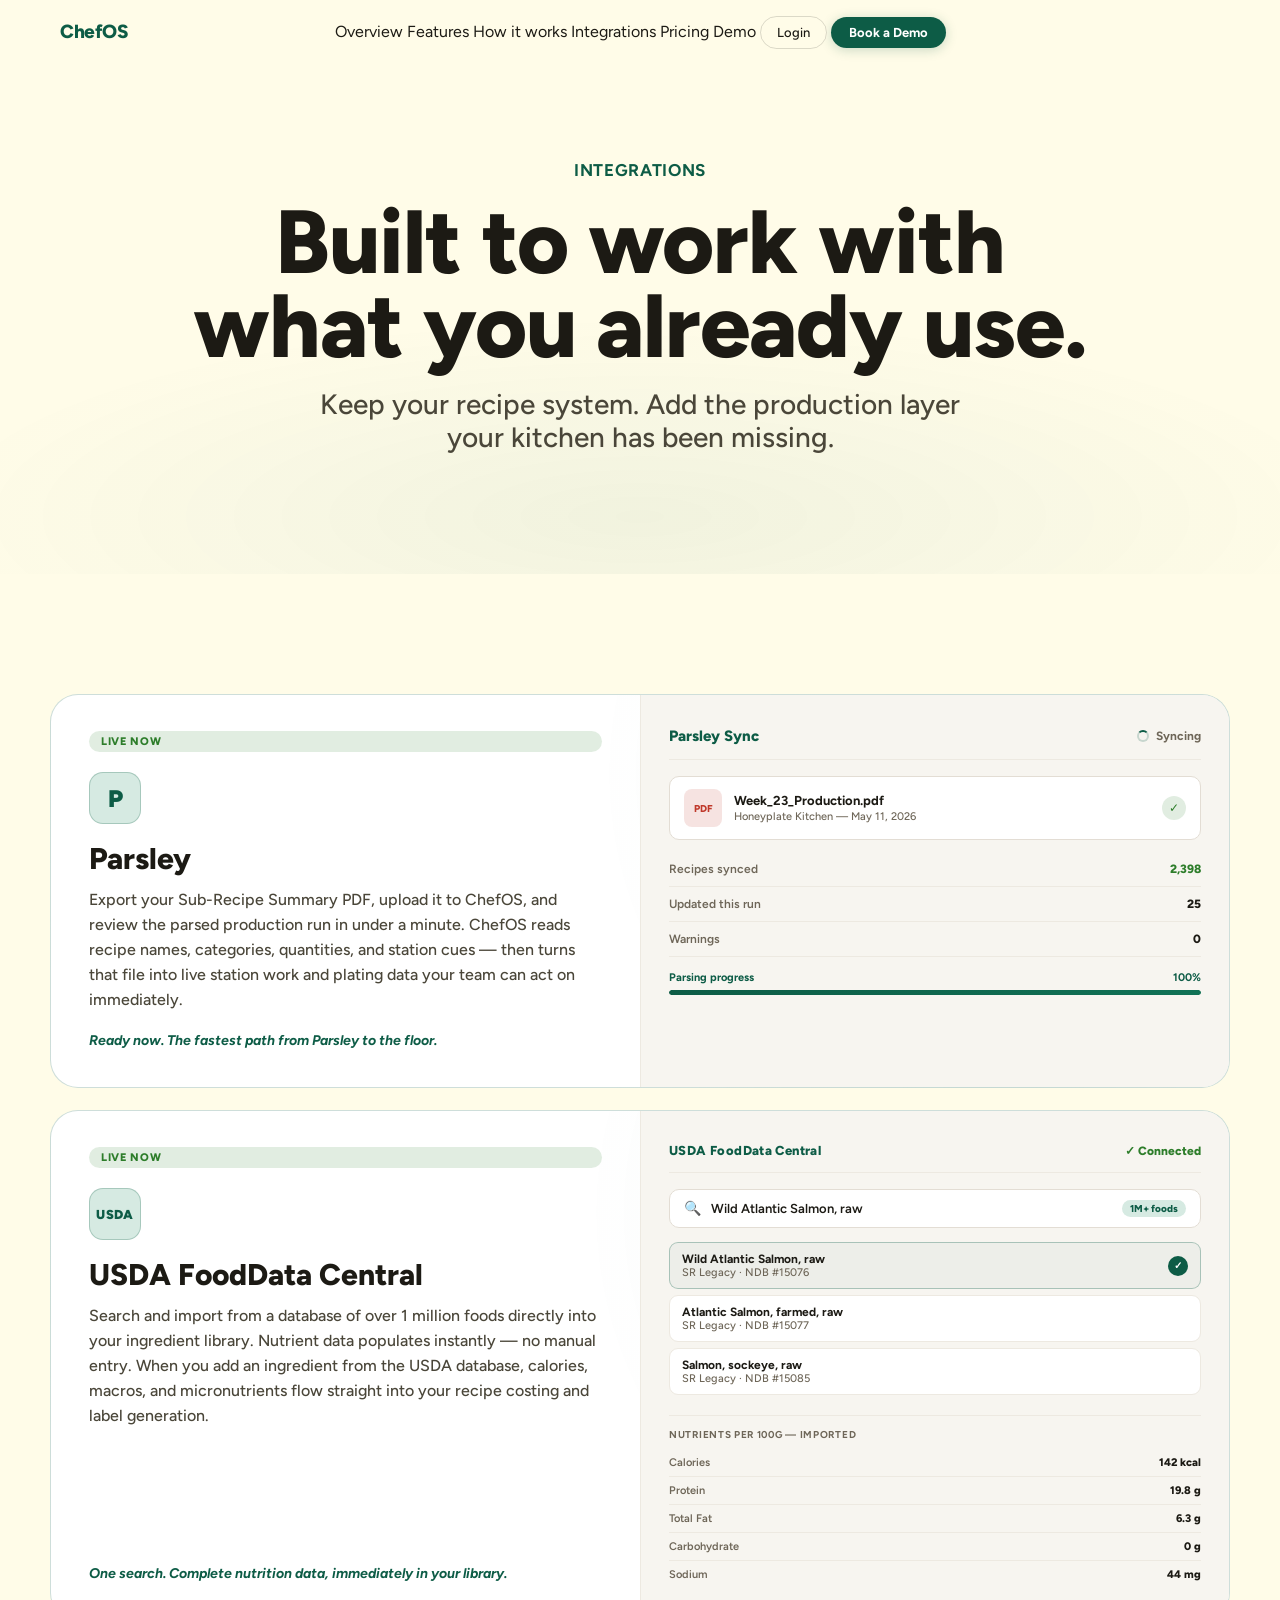
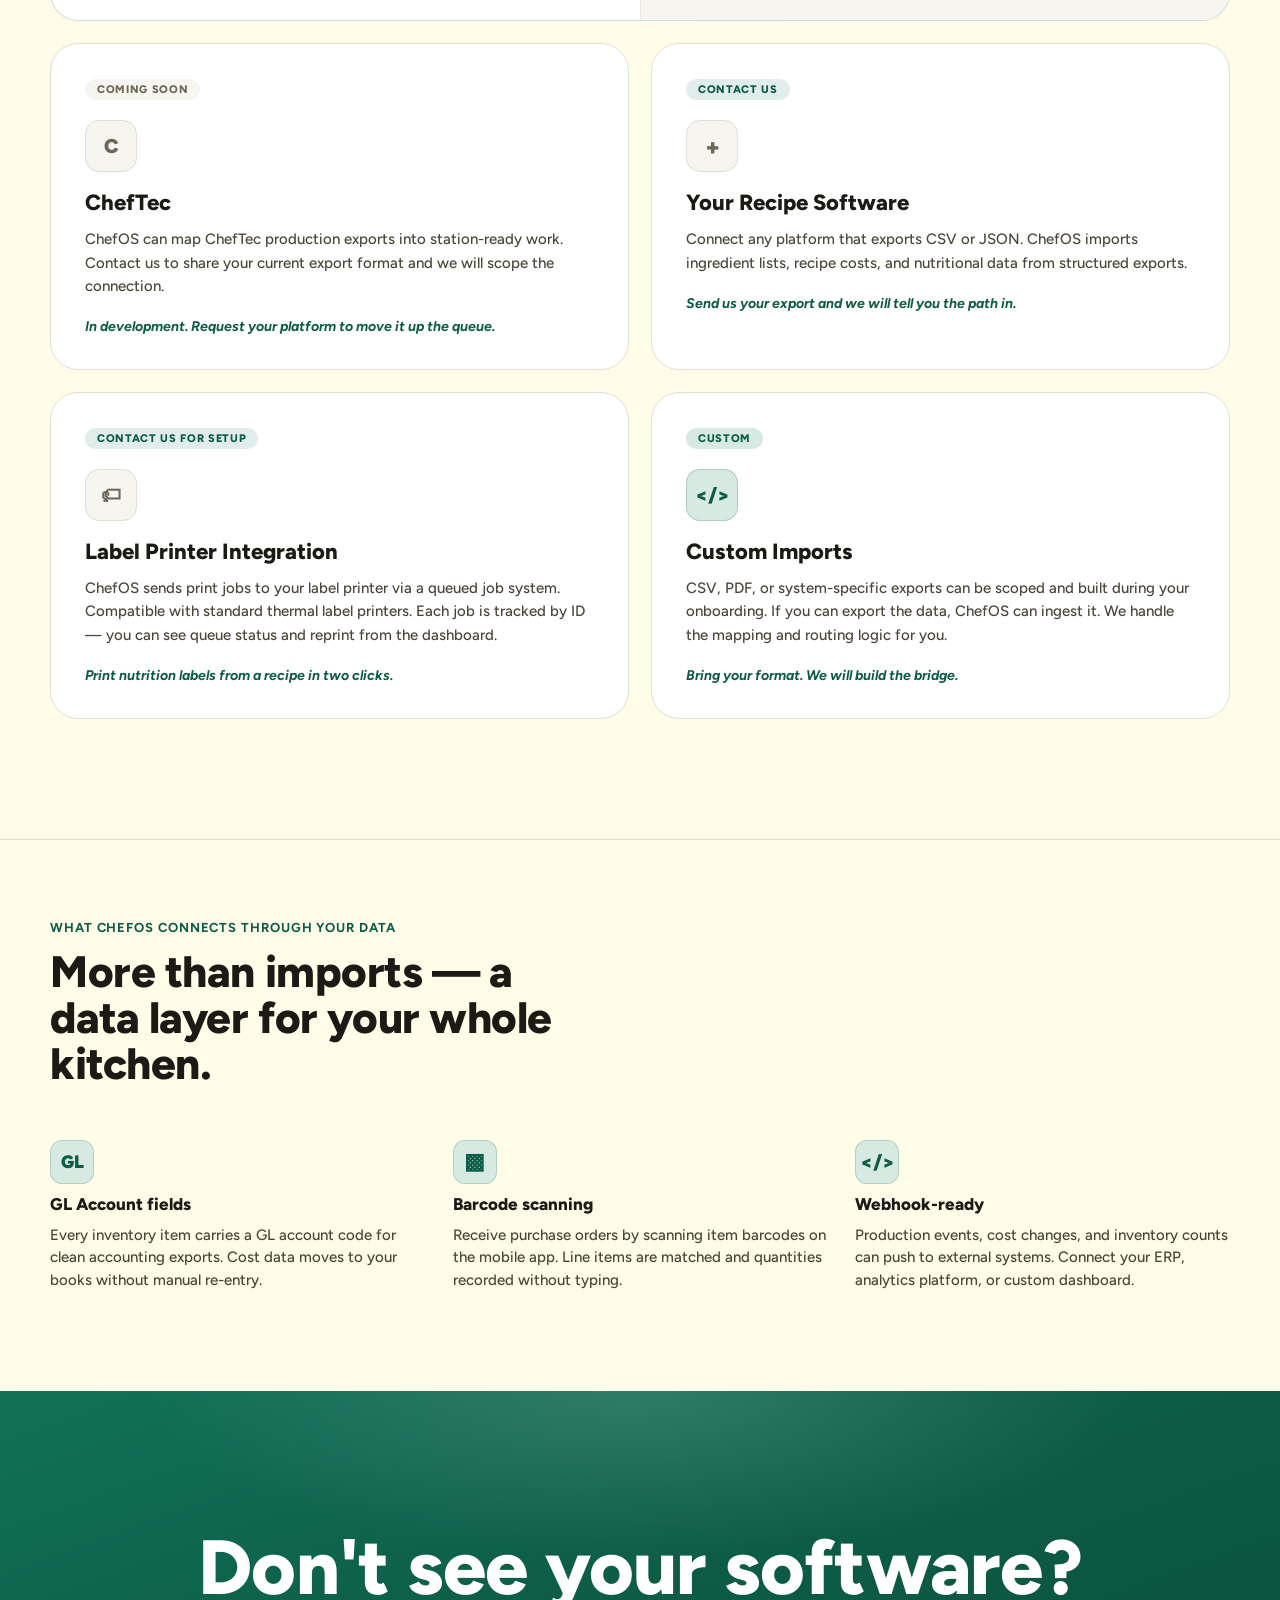
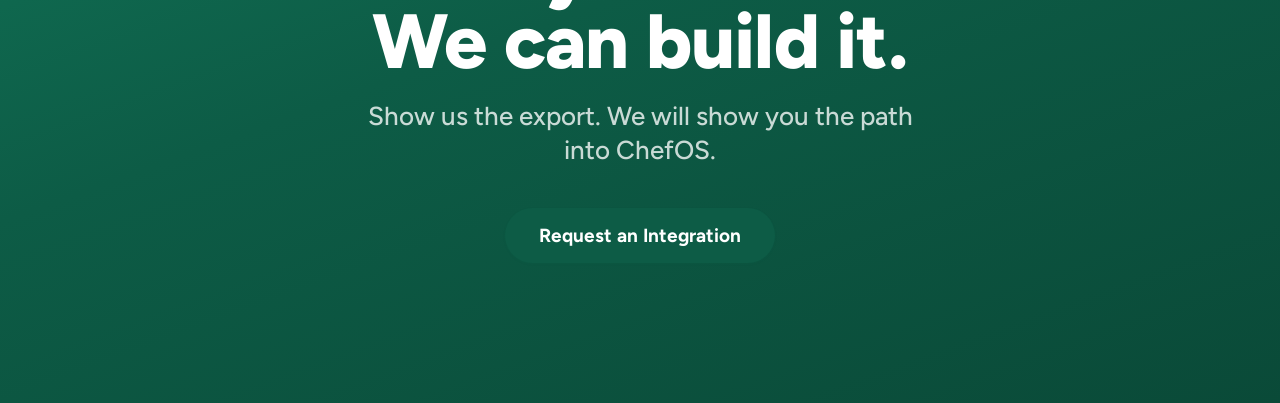
<file: integrations.html>
<!doctype html>
<html lang="en">
<head>
  <meta charset="utf-8">
  <meta name="viewport" content="width=device-width, initial-scale=1">
  <title>Integrations | ChefOS</title>
  <meta name="description" content="ChefOS works with Parsley, USDA FoodData Central, and recipe software workflows for production import.">
  <meta property="og:title" content="ChefOS Integrations">
  <meta property="og:description" content="Built to work with what your kitchen already uses.">
  <meta property="og:type" content="website">
  <link rel="stylesheet" href="styles.css">
  <style>
    .inner-hero {
      padding: 160px 0 120px;
      color: var(--color-ink);
      background:
        radial-gradient(ellipse 80% 50% at 50% 90%, rgba(13,92,70,0.06) 0%, transparent 70%),
        var(--color-gray-apple);
      text-align: center;
    }
    .inner-hero .eyebrow-teal { color: var(--color-teal); font-size: 17px; font-weight: 700; letter-spacing: 0.04em; text-transform: uppercase; margin: 0 0 20px; }
    .inner-hero h1 {
      margin: 0;
      font-size: clamp(52px, 7vw, 96px);
      font-weight: 800;
      line-height: 0.94;
      letter-spacing: -0.01em;
      color: var(--color-ink);
    }
    .inner-hero .hero-sub {
      font-size: clamp(20px, 2.5vw, 28px);
      color: var(--color-text-muted);
      font-weight: 500;
      max-width: 680px;
      margin: 20px auto 0;
    }

    /* ---- Integrations section ---- */
    .integrations-section { padding: 120px 0; background: var(--color-gray-apple); }

    .int-grid {
      display: grid;
      grid-template-columns: repeat(2, 1fr);
      gap: 22px;
    }

    /* Base card */
    .int-card {
      border-radius: 28px;
      background: var(--color-white);
      border: 1px solid #E3DDD4;
      color: var(--color-ink);
      overflow: hidden;
    }

    /* Featured cards span full width */
    .int-card-featured {
      grid-column: 1 / -1;
      display: grid;
      grid-template-columns: 1fr 1fr;
      min-height: 360px;
      background: radial-gradient(circle at 80% 20%, rgba(13,92,70,0.06), transparent 40%), var(--color-white);
      border-color: rgba(13,92,70,0.20);
    }

    .int-card-body {
      padding: 36px 38px 38px;
      display: flex;
      flex-direction: column;
    }

    .int-badge {
      display: inline-block;
      padding: 4px 12px;
      border-radius: 999px;
      font-size: 11px;
      font-weight: 800;
      letter-spacing: 0.06em;
      text-transform: uppercase;
      margin-bottom: 20px;
    }
    .int-badge-live   { background: rgba(45,125,42,0.14); color: #2D7D2A; }
    .int-badge-soon   { background: #F7F5F0; color: var(--color-text-soft); }
    .int-badge-custom { background: var(--color-teal-light); color: var(--color-teal); }
    .int-badge-contact { background: rgba(15,110,86,0.12); color: var(--color-teal); }

    .int-card-glyph {
      width: 52px; height: 52px;
      border-radius: 14px;
      background: #F7F5F0;
      border: 1px solid #E3DDD4;
      display: flex;
      align-items: center;
      justify-content: center;
      font-size: 20px;
      font-weight: 900;
      color: var(--color-text-soft);
      margin-bottom: 20px;
    }
    .int-card-featured .int-card-glyph {
      background: var(--color-teal-light);
      border-color: rgba(13,92,70,0.24);
      color: var(--color-teal);
      font-size: 24px;
    }

    .int-card-title {
      font-size: 30px;
      font-weight: 800;
      color: var(--color-ink);
      line-height: 1;
      margin: 0 0 14px;
    }

    .int-card-desc {
      font-size: 16px;
      font-weight: 500;
      color: var(--color-text-muted);
      line-height: 1.55;
      margin: 0 0 20px;
    }

    .int-card-meaning {
      font-size: 14px;
      font-weight: 700;
      color: var(--color-teal);
      font-style: italic;
      margin: auto 0 0;
    }

    /* Parsley mockup pane */
    .parsley-mockup-pane {
      border-left: 1px solid #EDE9E1;
      padding: 32px 28px;
      display: flex;
      flex-direction: column;
      background: #F7F5F0;
    }

    .pm-header {
      display: flex;
      align-items: center;
      justify-content: space-between;
      padding-bottom: 14px;
      border-bottom: 1px solid #EDE9E1;
      margin-bottom: 16px;
    }
    .pm-logo {
      font-size: 15px;
      font-weight: 800;
      color: var(--color-teal);
    }
    .pm-status {
      display: flex;
      align-items: center;
      gap: 7px;
      font-size: 12px;
      font-weight: 700;
      color: var(--color-text-soft);
    }
    .pm-spinner {
      width: 12px; height: 12px;
      border-radius: 50%;
      border: 2px solid rgba(13,92,70,0.20);
      border-top-color: var(--color-teal);
      animation: spin 0.9s linear infinite;
    }
    @keyframes spin { to { transform: rotate(360deg); } }

    .pm-file-card {
      display: flex;
      align-items: center;
      gap: 12px;
      padding: 12px 14px;
      border-radius: 10px;
      background: var(--color-white);
      border: 1px solid #E3DDD4;
      margin-bottom: 12px;
    }
    .pm-file-icon {
      width: 38px; height: 38px;
      border-radius: 8px;
      background: rgba(192,57,43,0.14);
      color: #C0392B;
      font-size: 10px;
      font-weight: 800;
      display: flex; align-items: center; justify-content: center;
      flex-shrink: 0;
    }
    .pm-file-name { font-size: 13px; font-weight: 700; color: var(--color-ink); }
    .pm-file-meta { font-size: 11px; color: var(--color-text-soft); margin-top: 2px; font-weight: 500; }
    .pm-file-check {
      width: 24px; height: 24px;
      border-radius: 50%;
      background: rgba(45,125,42,0.14);
      color: #2D7D2A;
      font-size: 12px;
      display: flex; align-items: center; justify-content: center;
      flex-shrink: 0;
      margin-left: auto;
    }

    .pm-sync-row {
      display: flex;
      justify-content: space-between;
      padding: 10px 0;
      border-bottom: 1px solid #EDE9E1;
    }
    .pm-sync-row:last-child { border-bottom: none; }
    .pm-sync-label { font-size: 12px; font-weight: 600; color: var(--color-text-soft); }
    .pm-sync-value { font-size: 12px; font-weight: 800; color: var(--color-ink); }
    .pm-sync-value-green { color: #2D7D2A; }

    .pm-progress-section { margin-top: 14px; }
    .pm-progress-label {
      display: flex;
      justify-content: space-between;
      font-size: 11px;
      font-weight: 700;
      color: var(--color-text-soft);
      margin-bottom: 6px;
    }
    .pm-progress-label span { color: var(--color-teal); }
    .pm-progress-track {
      height: 5px;
      border-radius: 999px;
      background: #EDE9E1;
      overflow: hidden;
    }
    .pm-progress-fill {
      height: 100%;
      border-radius: inherit;
      background: linear-gradient(90deg, #0D5C46, #117256);
    }

    /* USDA mockup pane */
    .usda-mockup-pane {
      border-left: 1px solid #EDE9E1;
      padding: 32px 28px;
      display: flex;
      flex-direction: column;
      background: #F7F5F0;
    }

    .usda-search-bar {
      display: flex;
      align-items: center;
      gap: 10px;
      padding: 10px 14px;
      border-radius: 10px;
      background: var(--color-white);
      border: 1px solid #E3DDD4;
      margin-bottom: 14px;
    }
    .usda-search-icon { font-size: 14px; color: var(--color-text-soft); }
    .usda-search-text { font-size: 13px; font-weight: 600; color: var(--color-ink); flex: 1; }
    .usda-search-badge {
      padding: 2px 8px;
      border-radius: 999px;
      background: var(--color-teal-light);
      color: var(--color-teal);
      font-size: 10px;
      font-weight: 800;
    }

    .usda-result {
      display: flex;
      align-items: center;
      gap: 10px;
      padding: 9px 12px;
      border-radius: 9px;
      background: var(--color-white);
      border: 1px solid #EDE9E1;
      margin-bottom: 6px;
    }
    .usda-result.selected {
      border-color: rgba(13,92,70,0.30);
      background: rgba(13,92,70,0.04);
    }
    .usda-result-name { font-size: 12px; font-weight: 700; color: var(--color-ink); flex: 1; }
    .usda-result-meta { font-size: 11px; color: var(--color-text-soft); font-weight: 500; }
    .usda-result-check {
      width: 20px; height: 20px;
      border-radius: 50%;
      background: var(--color-teal);
      color: #fff;
      font-size: 10px;
      font-weight: 800;
      display: flex; align-items: center; justify-content: center;
      flex-shrink: 0;
    }

    .usda-nutrient-row {
      display: flex;
      justify-content: space-between;
      padding: 7px 0;
      border-bottom: 1px solid #EDE9E1;
    }
    .usda-nutrient-row:last-child { border-bottom: none; }
    .usda-nutrient-name { font-size: 11px; font-weight: 600; color: var(--color-text-soft); }
    .usda-nutrient-val { font-size: 11px; font-weight: 800; color: var(--color-ink); }

    /* Other integration cards (smaller) */
    .int-card-small {
      padding: 34px 34px 34px;
    }

    .int-card-small .int-card-title { font-size: 22px; }
    .int-card-small .int-card-desc  { font-size: 15px; }

    /* ---- Data connections callout section ---- */
    .data-connections-section {
      padding: 80px 0 100px;
      background: var(--color-gray-apple);
      border-top: 1px solid #E3DDD4;
    }

    .data-connections-eyebrow {
      font-size: 13px;
      font-weight: 700;
      letter-spacing: 0.07em;
      text-transform: uppercase;
      color: var(--color-teal);
      margin: 0 0 14px;
    }

    .data-connections-title {
      font-size: clamp(28px, 4vw, 44px);
      font-weight: 800;
      color: var(--color-ink);
      line-height: 1.05;
      letter-spacing: -0.01em;
      margin: 0 0 52px;
      max-width: 560px;
    }

    .data-callouts {
      display: grid;
      grid-template-columns: repeat(3, 1fr);
      gap: 28px;
    }

    .data-callout {
      display: flex;
      flex-direction: column;
      gap: 10px;
    }

    .data-callout-icon {
      width: 44px; height: 44px;
      border-radius: 12px;
      background: var(--color-teal-light);
      border: 1px solid rgba(13,92,70,0.18);
      display: flex;
      align-items: center;
      justify-content: center;
      font-size: 18px;
      color: var(--color-teal);
      font-weight: 900;
      flex-shrink: 0;
    }

    .data-callout-title {
      font-size: 17px;
      font-weight: 800;
      color: var(--color-ink);
      margin: 0;
    }

    .data-callout-desc {
      font-size: 15px;
      font-weight: 500;
      color: var(--color-text-muted);
      line-height: 1.5;
      margin: 0;
    }

    /* ---- Final CTA ---- */
    .final-cta-section {
      padding: 140px 0;
      text-align: center;
      background: radial-gradient(ellipse 70% 50% at 50% 0%, rgba(255,255,255,0.14), transparent 55%), linear-gradient(160deg, #117256, #0D5C46 40%, #0A4A38);
      color: #fff;
    }
    .final-cta-section h2 {
      margin: 0;
      font-size: clamp(44px, 6vw, 80px);
      font-weight: 800;
      line-height: 0.96;
      letter-spacing: -0.01em;
    }
    .final-cta-section p {
      margin: 22px auto 40px;
      max-width: 560px;
      font-size: clamp(19px, 2.2vw, 26px);
      font-weight: 500;
      color: rgba(255,255,255,0.78);
      line-height: 1.3;
    }

    @media (max-width: 900px) {
      .int-card-featured { grid-template-columns: 1fr; }
      .parsley-mockup-pane { border-left: none; border-top: 1px solid #EDE9E1; }
      .usda-mockup-pane { border-left: none; border-top: 1px solid #EDE9E1; }
      .int-grid { grid-template-columns: 1fr; }
      .data-callouts { grid-template-columns: 1fr; }
    }
  </style>
</head>
<body>
  <nav class="site-nav" aria-label="Primary navigation">
    <div class="nav-inner">
      <a class="brand" href="index.html">ChefOS</a>
      <button class="nav-toggle" type="button" aria-label="Open menu" aria-expanded="false"><span></span><span></span><span></span></button>
      <div class="nav-links">
        <a href="index.html">Overview</a>
        <a href="features.html">Features</a>
        <a href="how-it-works.html">How it works</a>
        <a class="active" href="integrations.html">Integrations</a>
        <a href="pricing.html">Pricing</a>
        <a href="demo.html">Demo</a>
        <a class="nav-login" href="https://app.getchef.co/login">Login</a>
        <a class="nav-cta" href="contact.html">Book a Demo</a>
      </div>
    </div>
  </nav>

  <main>
    <!-- HERO -->
    <section class="inner-hero">
      <div class="container reveal">
        <p class="eyebrow-teal">Integrations</p>
        <h1>Built to work with<br>what you already use.</h1>
        <p class="hero-sub">Keep your recipe system. Add the production layer your kitchen has been missing.</p>
      </div>
    </section>

    <!-- INTEGRATION CARDS -->
    <section class="integrations-section">
      <div class="container">
        <div class="int-grid">

          <!-- Parsley — featured, full width -->
          <article class="int-card int-card-featured reveal">
            <div class="int-card-body">
              <span class="int-badge int-badge-live">Live Now</span>
              <div class="int-card-glyph">P</div>
              <h2 class="int-card-title">Parsley</h2>
              <p class="int-card-desc">Export your Sub-Recipe Summary PDF, upload it to ChefOS, and review the parsed production run in under a minute. ChefOS reads recipe names, categories, quantities, and station cues — then turns that file into live station work and plating data your team can act on immediately.</p>
              <p class="int-card-meaning">Ready now. The fastest path from Parsley to the floor.</p>
            </div>
            <div class="parsley-mockup-pane">
              <div class="pm-header">
                <span class="pm-logo">Parsley Sync</span>
                <span class="pm-status">
                  <span class="pm-spinner"></span>
                  Syncing
                </span>
              </div>
              <div class="pm-file-card">
                <div class="pm-file-icon">PDF</div>
                <div>
                  <div class="pm-file-name">Week_23_Production.pdf</div>
                  <div class="pm-file-meta">Honeyplate Kitchen &mdash; May 11, 2026</div>
                </div>
                <div class="pm-file-check">&#10003;</div>
              </div>
              <div class="pm-sync-row">
                <span class="pm-sync-label">Recipes synced</span>
                <span class="pm-sync-value pm-sync-value-green">2,398</span>
              </div>
              <div class="pm-sync-row">
                <span class="pm-sync-label">Updated this run</span>
                <span class="pm-sync-value">25</span>
              </div>
              <div class="pm-sync-row">
                <span class="pm-sync-label">Warnings</span>
                <span class="pm-sync-value">0</span>
              </div>
              <div class="pm-progress-section">
                <div class="pm-progress-label">
                  <span>Parsing progress</span>
                  <span>100%</span>
                </div>
                <div class="pm-progress-track">
                  <div class="pm-progress-fill" style="width:100%"></div>
                </div>
              </div>
            </div>
          </article>

          <!-- USDA FoodData Central — featured, full width -->
          <article class="int-card int-card-featured reveal">
            <div class="int-card-body">
              <span class="int-badge int-badge-live">Live Now</span>
              <div class="int-card-glyph" style="font-size:13px;letter-spacing:0.02em;">USDA</div>
              <h2 class="int-card-title">USDA FoodData Central</h2>
              <p class="int-card-desc">Search and import from a database of over 1 million foods directly into your ingredient library. Nutrient data populates instantly — no manual entry. When you add an ingredient from the USDA database, calories, macros, and micronutrients flow straight into your recipe costing and label generation.</p>
              <p class="int-card-meaning">One search. Complete nutrition data, immediately in your library.</p>
            </div>
            <div class="usda-mockup-pane">
              <div class="pm-header">
                <span class="pm-logo" style="font-size:13px;letter-spacing:0.03em;">USDA FoodData Central</span>
                <span class="pm-status" style="color:#2D7D2A;font-weight:800;">&#10003; Connected</span>
              </div>
              <div class="usda-search-bar">
                <span class="usda-search-icon">&#128269;</span>
                <span class="usda-search-text">Wild Atlantic Salmon, raw</span>
                <span class="usda-search-badge">1M+ foods</span>
              </div>
              <div class="usda-result selected">
                <div style="flex:1;">
                  <div class="usda-result-name">Wild Atlantic Salmon, raw</div>
                  <div class="usda-result-meta">SR Legacy &middot; NDB #15076</div>
                </div>
                <div class="usda-result-check">&#10003;</div>
              </div>
              <div class="usda-result">
                <div style="flex:1;">
                  <div class="usda-result-name">Atlantic Salmon, farmed, raw</div>
                  <div class="usda-result-meta">SR Legacy &middot; NDB #15077</div>
                </div>
              </div>
              <div class="usda-result">
                <div style="flex:1;">
                  <div class="usda-result-name">Salmon, sockeye, raw</div>
                  <div class="usda-result-meta">SR Legacy &middot; NDB #15085</div>
                </div>
              </div>
              <div style="margin-top:14px;padding-top:12px;border-top:1px solid #EDE9E1;">
                <div style="font-size:10px;font-weight:700;text-transform:uppercase;letter-spacing:0.07em;color:var(--color-text-soft);margin-bottom:8px;">Nutrients per 100g — imported</div>
                <div class="usda-nutrient-row">
                  <span class="usda-nutrient-name">Calories</span>
                  <span class="usda-nutrient-val">142 kcal</span>
                </div>
                <div class="usda-nutrient-row">
                  <span class="usda-nutrient-name">Protein</span>
                  <span class="usda-nutrient-val">19.8 g</span>
                </div>
                <div class="usda-nutrient-row">
                  <span class="usda-nutrient-name">Total Fat</span>
                  <span class="usda-nutrient-val">6.3 g</span>
                </div>
                <div class="usda-nutrient-row">
                  <span class="usda-nutrient-name">Carbohydrate</span>
                  <span class="usda-nutrient-val">0 g</span>
                </div>
                <div class="usda-nutrient-row">
                  <span class="usda-nutrient-name">Sodium</span>
                  <span class="usda-nutrient-val">44 mg</span>
                </div>
              </div>
            </div>
          </article>

          <!-- ChefTec -->
          <article class="int-card reveal">
            <div class="int-card-small">
              <span class="int-badge int-badge-soon">Coming Soon</span>
              <div class="int-card-glyph">C</div>
              <h2 class="int-card-title">ChefTec</h2>
              <p class="int-card-desc">ChefOS can map ChefTec production exports into station-ready work. Contact us to share your current export format and we will scope the connection.</p>
              <p class="int-card-meaning">In development. Request your platform to move it up the queue.</p>
            </div>
          </article>

          <!-- Recipe Software -->
          <article class="int-card reveal">
            <div class="int-card-small">
              <span class="int-badge int-badge-contact">Contact Us</span>
              <div class="int-card-glyph" style="font-size:24px;">+</div>
              <h2 class="int-card-title">Your Recipe Software</h2>
              <p class="int-card-desc">Connect any platform that exports CSV or JSON. ChefOS imports ingredient lists, recipe costs, and nutritional data from structured exports.</p>
              <p class="int-card-meaning">Send us your export and we will tell you the path in.</p>
            </div>
          </article>

          <!-- Label Printer Integration -->
          <article class="int-card reveal">
            <div class="int-card-small">
              <span class="int-badge int-badge-contact">Contact Us for setup</span>
              <div class="int-card-glyph" style="font-size:20px;">&#127991;</div>
              <h2 class="int-card-title">Label Printer Integration</h2>
              <p class="int-card-desc">ChefOS sends print jobs to your label printer via a queued job system. Compatible with standard thermal label printers. Each job is tracked by ID — you can see queue status and reprint from the dashboard.</p>
              <p class="int-card-meaning">Print nutrition labels from a recipe in two clicks.</p>
            </div>
          </article>

          <!-- Custom -->
          <article class="int-card reveal">
            <div class="int-card-small">
              <span class="int-badge int-badge-custom">Custom</span>
              <div class="int-card-glyph" style="font-size:20px;color:var(--color-teal);background:var(--color-teal-light);border-color:rgba(13,92,70,0.20);">&lt;/&gt;</div>
              <h2 class="int-card-title">Custom Imports</h2>
              <p class="int-card-desc">CSV, PDF, or system-specific exports can be scoped and built during your onboarding. If you can export the data, ChefOS can ingest it. We handle the mapping and routing logic for you.</p>
              <p class="int-card-meaning">Bring your format. We will build the bridge.</p>
            </div>
          </article>

        </div>
      </div>
    </section>

    <!-- DATA CONNECTIONS SECTION -->
    <section class="data-connections-section">
      <div class="container reveal">
        <p class="data-connections-eyebrow">What ChefOS connects through your data</p>
        <h2 class="data-connections-title">More than imports — a data layer for your whole kitchen.</h2>
        <div class="data-callouts">

          <div class="data-callout">
            <div class="data-callout-icon">GL</div>
            <h3 class="data-callout-title">GL Account fields</h3>
            <p class="data-callout-desc">Every inventory item carries a GL account code for clean accounting exports. Cost data moves to your books without manual re-entry.</p>
          </div>

          <div class="data-callout">
            <div class="data-callout-icon" style="font-size:22px;">&#9641;</div>
            <h3 class="data-callout-title">Barcode scanning</h3>
            <p class="data-callout-desc">Receive purchase orders by scanning item barcodes on the mobile app. Line items are matched and quantities recorded without typing.</p>
          </div>

          <div class="data-callout">
            <div class="data-callout-icon" style="font-size:20px;">&lt;&#47;&gt;</div>
            <h3 class="data-callout-title">Webhook-ready</h3>
            <p class="data-callout-desc">Production events, cost changes, and inventory counts can push to external systems. Connect your ERP, analytics platform, or custom dashboard.</p>
          </div>

        </div>
      </div>
    </section>

    <!-- FINAL CTA -->
    <section class="final-cta-section">
      <div class="container reveal">
        <h2>Don't see your software?<br>We can build it.</h2>
        <p>Show us the export. We will show you the path into ChefOS.</p>
        <a class="button-cta" href="contact.html">Request an Integration</a>
      </div>
    </section>
  </main>

  <script src="animations.js"></script>
</body>
</html>
</file>
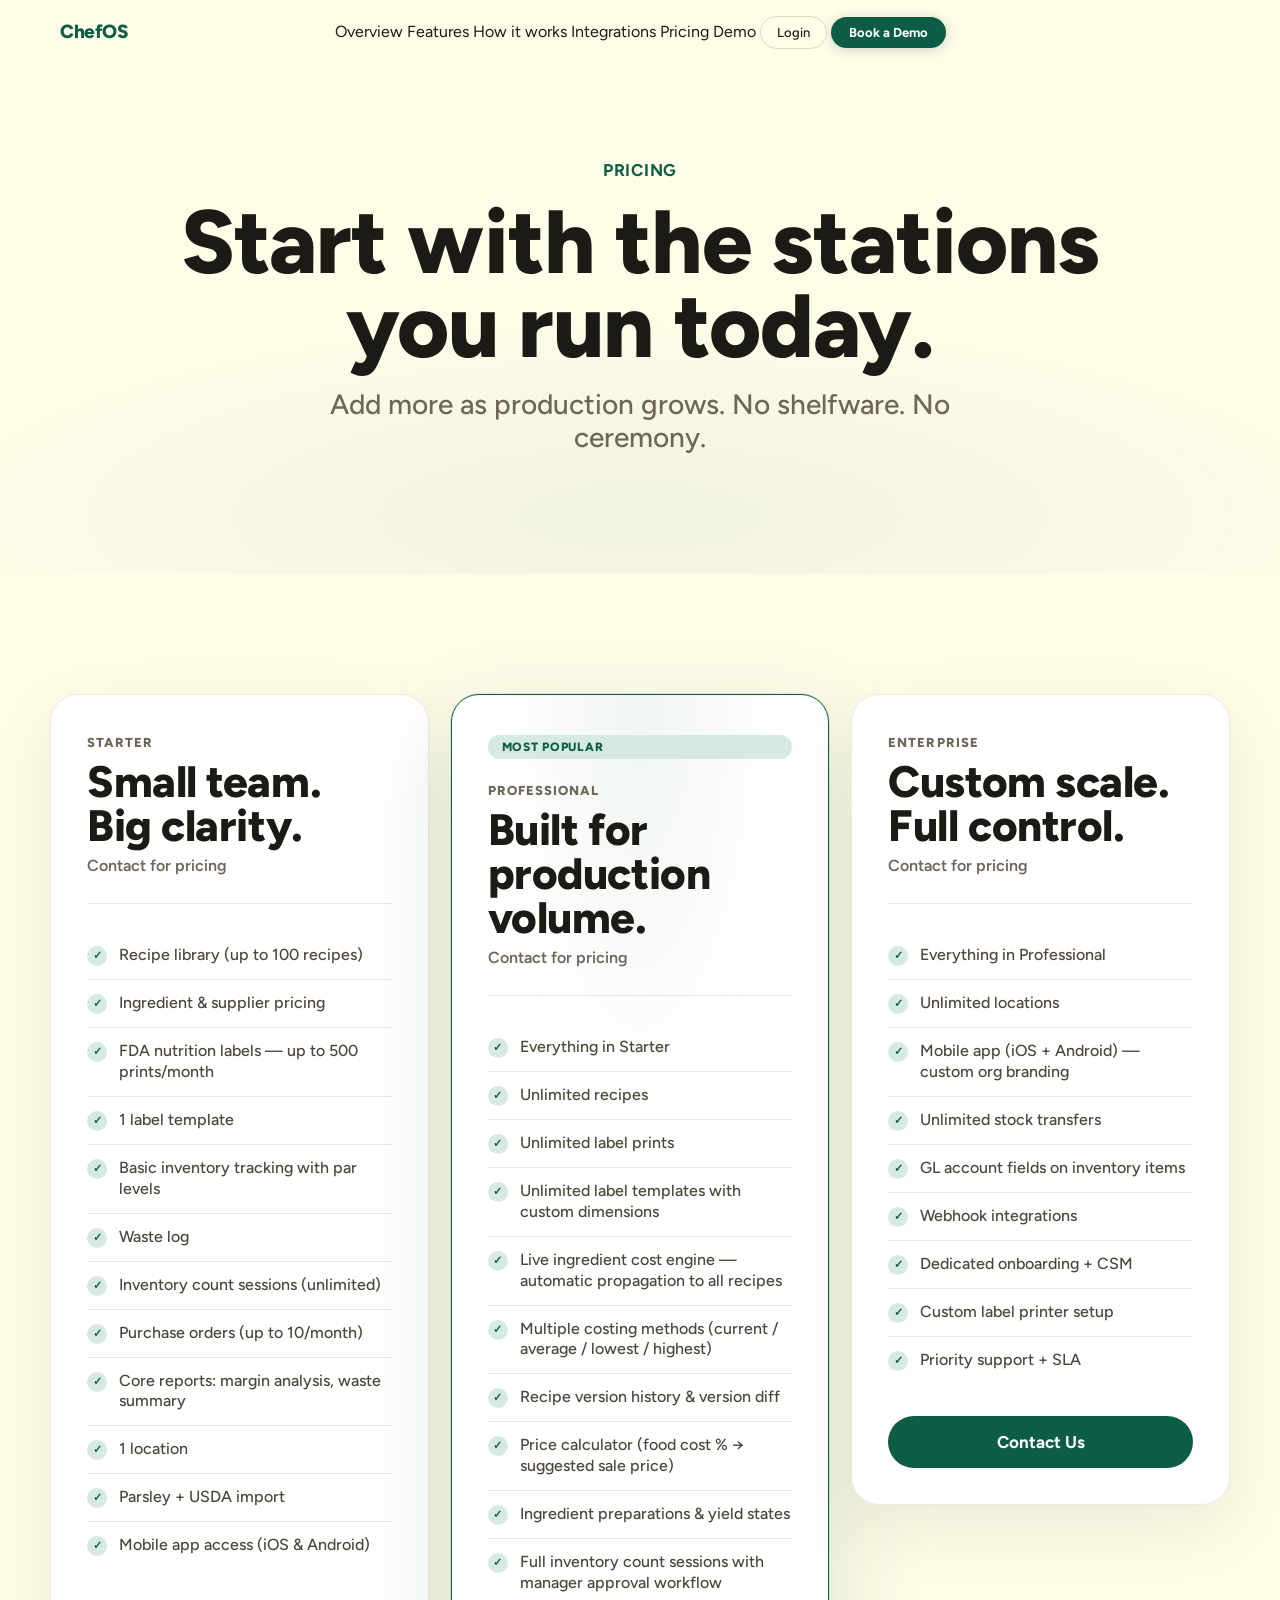
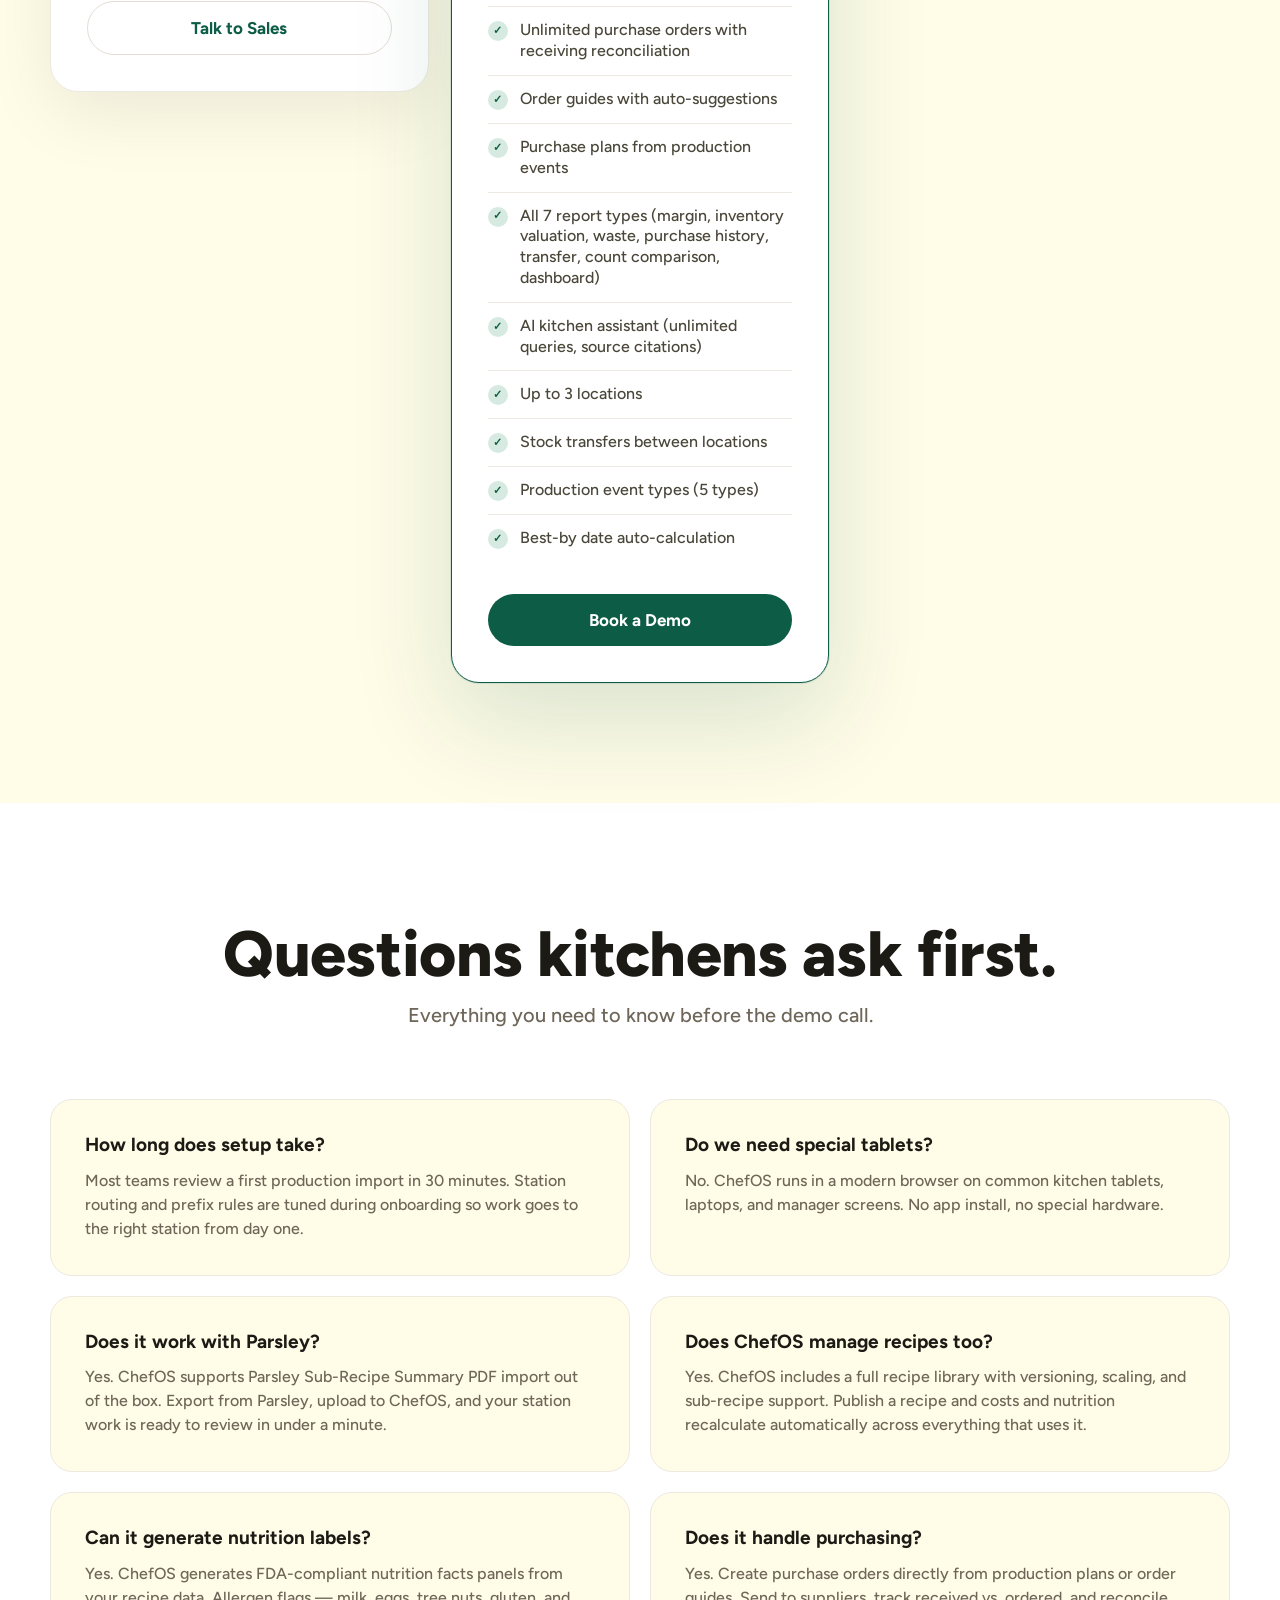
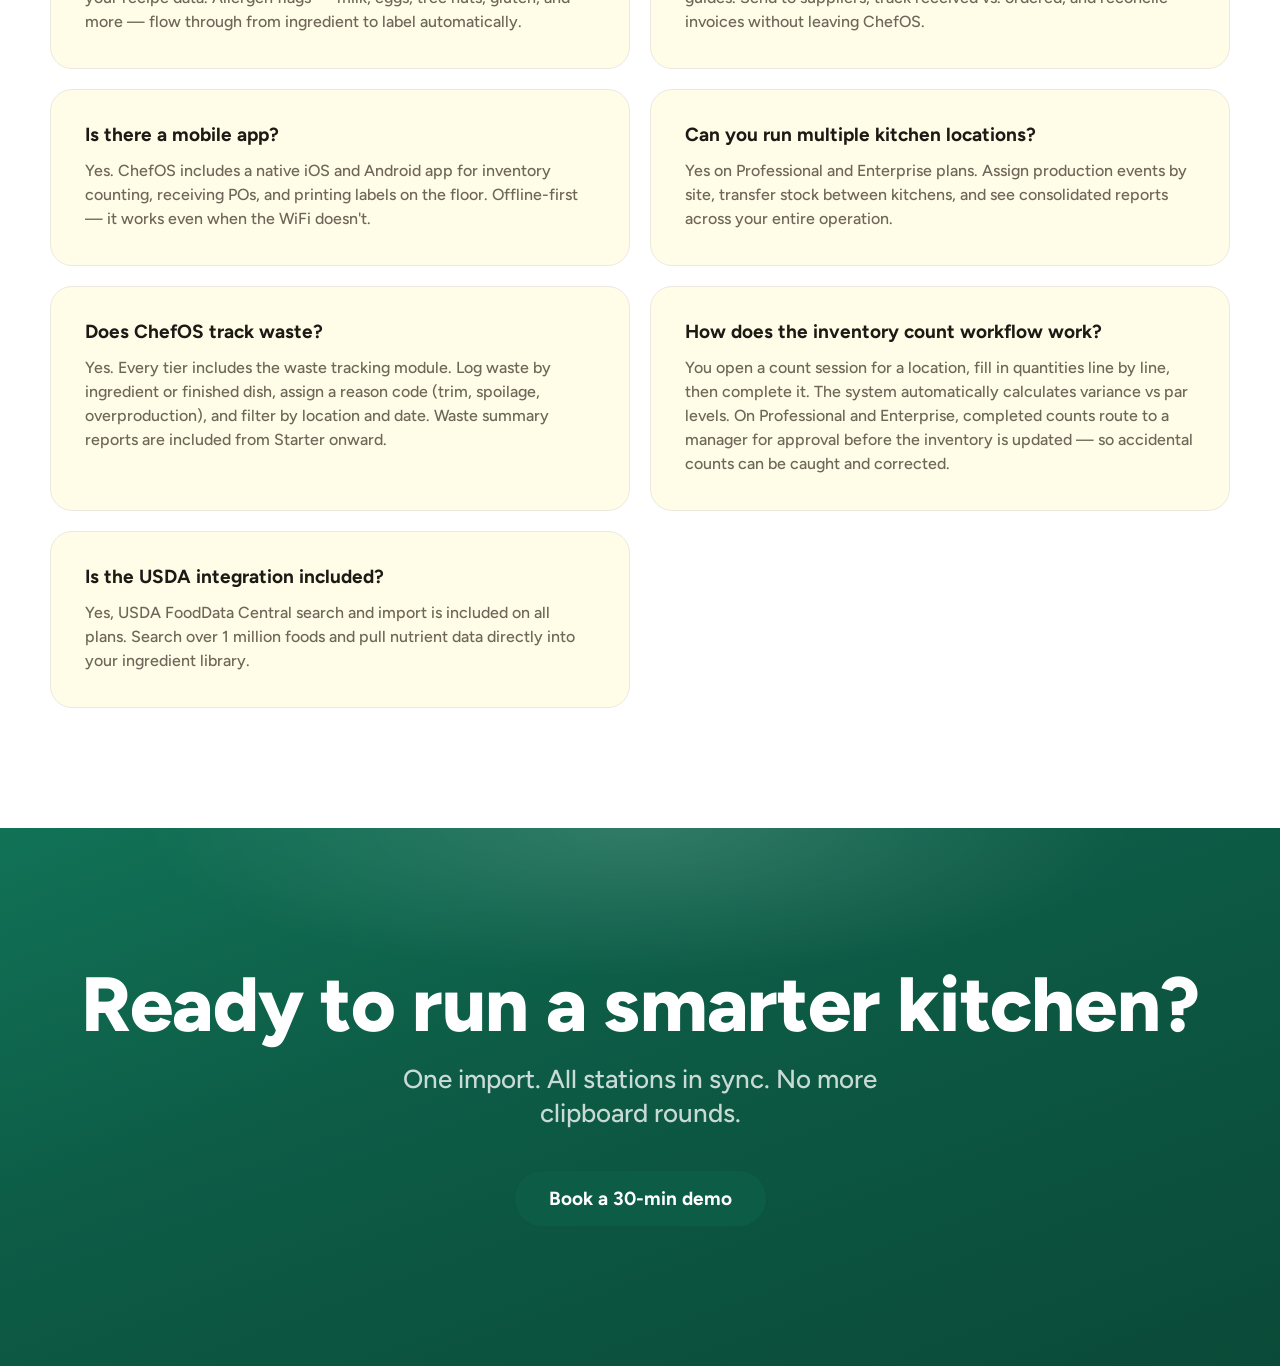
<file: pricing.html>
<!doctype html>
<html lang="en">
<head>
  <meta charset="utf-8">
  <meta name="viewport" content="width=device-width, initial-scale=1">
  <title>Pricing | ChefOS</title>
  <meta name="description" content="ChefOS pricing tiers for starter, professional, and enterprise kitchen production teams.">
  <meta property="og:title" content="ChefOS Pricing">
  <meta property="og:description" content="Simple pricing for kitchens that need control without extra admin.">
  <meta property="og:type" content="website">
  <link rel="stylesheet" href="styles.css">
  <style>
    /* ---- Inner hero ---- */
    .inner-hero {
      padding: 160px 0 120px;
      color: var(--color-ink);
      background:
        radial-gradient(ellipse 80% 50% at 50% 90%, rgba(13,92,70,0.06) 0%, transparent 70%),
        var(--color-gray-apple);
      text-align: center;
    }
    .inner-hero .eyebrow-teal { color: var(--color-teal); font-size: 17px; font-weight: 700; letter-spacing: 0.04em; text-transform: uppercase; margin: 0 0 20px; }
    .inner-hero h1 {
      margin: 0;
      font-size: clamp(52px, 7vw, 96px);
      font-weight: 800;
      line-height: 0.94;
      letter-spacing: -0.01em;
      color: var(--color-ink);
    }
    .inner-hero .hero-sub {
      font-size: clamp(20px, 2.5vw, 28px);
      color: var(--color-text-soft);
      font-weight: 500;
      max-width: 680px;
      margin: 20px auto 0;
    }

    /* ---- Plans grid ---- */
    .plans-section { padding: 120px 0; background: var(--color-gray-apple); }
    .plans-grid {
      display: grid;
      grid-template-columns: repeat(3, 1fr);
      gap: 22px;
      align-items: start;
    }

    /* ---- Plan card base ---- */
    .plan-card {
      min-height: 620px;
      border-radius: 28px;
      padding: 40px 36px 36px;
      display: flex;
      flex-direction: column;
      background: #fff;
      border: 1px solid #EDE9E1;
      box-shadow: 0 22px 70px rgba(0,0,0,0.08);
    }

    .plan-card-popular {
      background: radial-gradient(ellipse 70% 50% at 50% 0%, rgba(13,92,70,0.06), transparent 55%), #fff;
      border: 1px solid var(--color-teal);
      box-shadow: 0 36px 100px rgba(13,92,70,0.16), 0 0 0 1px rgba(13,92,70,0.10);
      color: var(--color-ink);
      transform: translateY(-18px);
    }

    .popular-badge {
      display: inline-block;
      padding: 5px 14px;
      border-radius: 999px;
      background: var(--color-teal-light);
      color: var(--color-teal);
      font-size: 12px;
      font-weight: 800;
      letter-spacing: 0.06em;
      text-transform: uppercase;
      margin-bottom: 24px;
    }

    .plan-name {
      font-size: 13px;
      font-weight: 800;
      letter-spacing: 0.08em;
      text-transform: uppercase;
      color: var(--color-text-soft);
      margin: 0 0 10px;
    }
    .plan-card-popular .plan-name { color: var(--color-text-soft); }

    .plan-headline {
      font-size: clamp(34px, 3.5vw, 44px);
      font-weight: 800;
      line-height: 1;
      letter-spacing: -0.01em;
      color: var(--color-ink);
      margin: 0 0 8px;
    }
    .plan-card-popular .plan-headline { color: var(--color-ink); }

    .plan-price-note {
      font-size: 16px;
      font-weight: 600;
      color: var(--color-text-soft);
      margin: 0 0 28px;
    }
    .plan-card-popular .plan-price-note { color: var(--color-text-soft); }

    .plan-divider {
      height: 1px;
      background: #EDE9E1;
      margin-bottom: 28px;
    }
    .plan-card-popular .plan-divider { background: #EDE9E1; }

    .plan-features {
      list-style: none;
      padding: 0;
      margin: 0 0 auto;
      display: flex;
      flex-direction: column;
      gap: 0;
    }

    .plan-features li {
      display: flex;
      align-items: flex-start;
      gap: 12px;
      padding: 13px 0;
      border-bottom: 1px solid #EDE9E1;
      font-size: 16px;
      font-weight: 500;
      color: var(--color-text-muted);
      line-height: 1.3;
    }
    .plan-card-popular .plan-features li {
      color: var(--color-text-muted);
      border-bottom-color: #EDE9E1;
    }
    .plan-features li:last-child { border-bottom: none; }

    .plan-check {
      width: 20px;
      height: 20px;
      border-radius: 50%;
      background: var(--color-teal-light);
      color: var(--color-teal);
      font-size: 11px;
      font-weight: 900;
      display: flex;
      align-items: center;
      justify-content: center;
      flex-shrink: 0;
      margin-top: 1px;
    }
    .plan-card-popular .plan-check {
      background: var(--color-teal-light);
      color: var(--color-teal);
    }

    .plan-cta {
      display: block;
      text-align: center;
      margin-top: 32px;
      padding: 16px 24px;
      border-radius: 999px;
      font-size: 17px;
      font-weight: 700;
      background: var(--color-teal);
      color: #fff;
      transition: opacity 0.2s, transform 0.2s;
    }
    .plan-cta:hover { opacity: 0.84; transform: translateY(-2px); }
    .plan-cta-light {
      background: #fff;
      color: var(--color-teal);
      border: 1px solid #E3DDD4;
    }
    .plan-cta-primary {
      background: var(--color-teal);
      color: #fff;
    }
    .plan-cta-primary:hover { opacity: 0.88; transform: translateY(-2px); }

    /* ---- FAQ ---- */
    .faq-section { padding: 120px 0; background: #fff; }
    .faq-section-head { text-align: center; margin-bottom: 72px; }
    .faq-section-head h2 {
      margin: 0;
      font-size: clamp(40px, 5vw, 72px);
      font-weight: 800;
      letter-spacing: -0.01em;
      line-height: 0.96;
    }
    .faq-section-head h2 { color: var(--color-ink); }
    .faq-section-head p {
      margin: 18px auto 0;
      max-width: 540px;
      font-size: 20px;
      font-weight: 500;
      color: var(--color-text-soft);
    }
    .faq-cols {
      display: grid;
      grid-template-columns: repeat(2, 1fr);
      gap: 20px;
    }
    .faq-card {
      padding: 34px;
      border-radius: 22px;
      background: var(--color-gray-apple);
      border: 1px solid #EDE9E1;
    }
    .faq-card h3 {
      margin: 0 0 12px;
      font-size: 19px;
      font-weight: 700;
      color: var(--color-ink);
      line-height: 1.2;
    }
    .faq-card p {
      margin: 0;
      font-size: 16px;
      font-weight: 500;
      color: var(--color-text-soft);
      line-height: 1.5;
    }

    /* ---- Final CTA ---- */
    .final-cta-section {
      padding: 140px 0;
      text-align: center;
      background: radial-gradient(ellipse 70% 50% at 50% 0%, rgba(255,255,255,0.14), transparent 55%), linear-gradient(160deg, #117256, #0D5C46 40%, #0A4A38);
      color: #fff;
    }
    .final-cta-section h2 {
      margin: 0;
      font-size: clamp(44px, 6vw, 80px);
      font-weight: 800;
      line-height: 0.96;
      letter-spacing: -0.01em;
    }
    .final-cta-section p {
      margin: 22px auto 40px;
      max-width: 560px;
      font-size: clamp(19px, 2.2vw, 26px);
      font-weight: 500;
      color: rgba(255,255,255,0.78);
      line-height: 1.3;
    }

    @media (max-width: 900px) {
      .plans-grid { grid-template-columns: 1fr; }
      .plan-card-popular { transform: none; }
      .faq-cols { grid-template-columns: 1fr; }
    }
  </style>
</head>
<body>
  <nav class="site-nav" aria-label="Primary navigation">
    <div class="nav-inner">
      <a class="brand" href="index.html">ChefOS</a>
      <button class="nav-toggle" type="button" aria-label="Open menu" aria-expanded="false"><span></span><span></span><span></span></button>
      <div class="nav-links">
        <a href="index.html">Overview</a>
        <a href="features.html">Features</a>
        <a href="how-it-works.html">How it works</a>
        <a href="integrations.html">Integrations</a>
        <a class="active" href="pricing.html">Pricing</a>
        <a href="demo.html">Demo</a>
        <a class="nav-login" href="https://app.getchef.co/login">Login</a>
        <a class="nav-cta" href="contact.html">Book a Demo</a>
      </div>
    </div>
  </nav>

  <main>
    <!-- HERO -->
    <section class="inner-hero">
      <div class="container reveal">
        <p class="eyebrow-teal">Pricing</p>
        <h1>Start with the stations<br>you run today.</h1>
        <p class="hero-sub">Add more as production grows. No shelfware. No ceremony.</p>
      </div>
    </section>

    <!-- PLANS -->
    <section class="plans-section">
      <div class="container">
        <div class="plans-grid">

          <!-- Starter -->
          <article class="plan-card reveal">
            <p class="plan-name">Starter</p>
            <h2 class="plan-headline">Small team.<br>Big clarity.</h2>
            <p class="plan-price-note">Contact for pricing</p>
            <div class="plan-divider"></div>
            <ul class="plan-features">
              <li><span class="plan-check">&#10003;</span>Recipe library (up to 100 recipes)</li>
              <li><span class="plan-check">&#10003;</span>Ingredient &amp; supplier pricing</li>
              <li><span class="plan-check">&#10003;</span>FDA nutrition labels — up to 500 prints/month</li>
              <li><span class="plan-check">&#10003;</span>1 label template</li>
              <li><span class="plan-check">&#10003;</span>Basic inventory tracking with par levels</li>
              <li><span class="plan-check">&#10003;</span>Waste log</li>
              <li><span class="plan-check">&#10003;</span>Inventory count sessions (unlimited)</li>
              <li><span class="plan-check">&#10003;</span>Purchase orders (up to 10/month)</li>
              <li><span class="plan-check">&#10003;</span>Core reports: margin analysis, waste summary</li>
              <li><span class="plan-check">&#10003;</span>1 location</li>
              <li><span class="plan-check">&#10003;</span>Parsley + USDA import</li>
              <li><span class="plan-check">&#10003;</span>Mobile app access (iOS &amp; Android)</li>
            </ul>
            <a class="plan-cta plan-cta-light" href="contact.html">Talk to Sales</a>
          </article>

          <!-- Professional -->
          <article class="plan-card plan-card-popular reveal">
            <span class="popular-badge">Most Popular</span>
            <p class="plan-name">Professional</p>
            <h2 class="plan-headline">Built for production<br>volume.</h2>
            <p class="plan-price-note">Contact for pricing</p>
            <div class="plan-divider"></div>
            <ul class="plan-features">
              <li><span class="plan-check">&#10003;</span>Everything in Starter</li>
              <li><span class="plan-check">&#10003;</span>Unlimited recipes</li>
              <li><span class="plan-check">&#10003;</span>Unlimited label prints</li>
              <li><span class="plan-check">&#10003;</span>Unlimited label templates with custom dimensions</li>
              <li><span class="plan-check">&#10003;</span>Live ingredient cost engine — automatic propagation to all recipes</li>
              <li><span class="plan-check">&#10003;</span>Multiple costing methods (current / average / lowest / highest)</li>
              <li><span class="plan-check">&#10003;</span>Recipe version history &amp; version diff</li>
              <li><span class="plan-check">&#10003;</span>Price calculator (food cost % &rarr; suggested sale price)</li>
              <li><span class="plan-check">&#10003;</span>Ingredient preparations &amp; yield states</li>
              <li><span class="plan-check">&#10003;</span>Full inventory count sessions with manager approval workflow</li>
              <li><span class="plan-check">&#10003;</span>Unlimited purchase orders with receiving reconciliation</li>
              <li><span class="plan-check">&#10003;</span>Order guides with auto-suggestions</li>
              <li><span class="plan-check">&#10003;</span>Purchase plans from production events</li>
              <li><span class="plan-check">&#10003;</span>All 7 report types (margin, inventory valuation, waste, purchase history, transfer, count comparison, dashboard)</li>
              <li><span class="plan-check">&#10003;</span>AI kitchen assistant (unlimited queries, source citations)</li>
              <li><span class="plan-check">&#10003;</span>Up to 3 locations</li>
              <li><span class="plan-check">&#10003;</span>Stock transfers between locations</li>
              <li><span class="plan-check">&#10003;</span>Production event types (5 types)</li>
              <li><span class="plan-check">&#10003;</span>Best-by date auto-calculation</li>
            </ul>
            <a class="plan-cta plan-cta-primary" href="contact.html">Book a Demo</a>
          </article>

          <!-- Enterprise -->
          <article class="plan-card reveal">
            <p class="plan-name">Enterprise</p>
            <h2 class="plan-headline">Custom scale.<br>Full control.</h2>
            <p class="plan-price-note">Contact for pricing</p>
            <div class="plan-divider"></div>
            <ul class="plan-features">
              <li><span class="plan-check">&#10003;</span>Everything in Professional</li>
              <li><span class="plan-check">&#10003;</span>Unlimited locations</li>
              <li><span class="plan-check">&#10003;</span>Mobile app (iOS + Android) — custom org branding</li>
              <li><span class="plan-check">&#10003;</span>Unlimited stock transfers</li>
              <li><span class="plan-check">&#10003;</span>GL account fields on inventory items</li>
              <li><span class="plan-check">&#10003;</span>Webhook integrations</li>
              <li><span class="plan-check">&#10003;</span>Dedicated onboarding + CSM</li>
              <li><span class="plan-check">&#10003;</span>Custom label printer setup</li>
              <li><span class="plan-check">&#10003;</span>Priority support + SLA</li>
            </ul>
            <a class="plan-cta" href="contact.html">Contact Us</a>
          </article>

        </div>
      </div>
    </section>

    <!-- FAQ -->
    <section class="faq-section">
      <div class="container">
        <div class="faq-section-head reveal">
          <h2>Questions kitchens ask first.</h2>
          <p>Everything you need to know before the demo call.</p>
        </div>
        <div class="faq-cols">
          <article class="faq-card reveal">
            <h3>How long does setup take?</h3>
            <p>Most teams review a first production import in 30 minutes. Station routing and prefix rules are tuned during onboarding so work goes to the right station from day one.</p>
          </article>
          <article class="faq-card reveal">
            <h3>Do we need special tablets?</h3>
            <p>No. ChefOS runs in a modern browser on common kitchen tablets, laptops, and manager screens. No app install, no special hardware.</p>
          </article>
          <article class="faq-card reveal">
            <h3>Does it work with Parsley?</h3>
            <p>Yes. ChefOS supports Parsley Sub-Recipe Summary PDF import out of the box. Export from Parsley, upload to ChefOS, and your station work is ready to review in under a minute.</p>
          </article>
          <article class="faq-card reveal">
            <h3>Does ChefOS manage recipes too?</h3>
            <p>Yes. ChefOS includes a full recipe library with versioning, scaling, and sub-recipe support. Publish a recipe and costs and nutrition recalculate automatically across everything that uses it.</p>
          </article>
          <article class="faq-card reveal">
            <h3>Can it generate nutrition labels?</h3>
            <p>Yes. ChefOS generates FDA-compliant nutrition facts panels from your recipe data. Allergen flags — milk, eggs, tree nuts, gluten, and more — flow through from ingredient to label automatically.</p>
          </article>
          <article class="faq-card reveal">
            <h3>Does it handle purchasing?</h3>
            <p>Yes. Create purchase orders directly from production plans or order guides. Send to suppliers, track received vs. ordered, and reconcile invoices without leaving ChefOS.</p>
          </article>
          <article class="faq-card reveal">
            <h3>Is there a mobile app?</h3>
            <p>Yes. ChefOS includes a native iOS and Android app for inventory counting, receiving POs, and printing labels on the floor. Offline-first — it works even when the WiFi doesn't.</p>
          </article>
          <article class="faq-card reveal">
            <h3>Can you run multiple kitchen locations?</h3>
            <p>Yes on Professional and Enterprise plans. Assign production events by site, transfer stock between kitchens, and see consolidated reports across your entire operation.</p>
          </article>
          <article class="faq-card reveal">
            <h3>Does ChefOS track waste?</h3>
            <p>Yes. Every tier includes the waste tracking module. Log waste by ingredient or finished dish, assign a reason code (trim, spoilage, overproduction), and filter by location and date. Waste summary reports are included from Starter onward.</p>
          </article>
          <article class="faq-card reveal">
            <h3>How does the inventory count workflow work?</h3>
            <p>You open a count session for a location, fill in quantities line by line, then complete it. The system automatically calculates variance vs par levels. On Professional and Enterprise, completed counts route to a manager for approval before the inventory is updated — so accidental counts can be caught and corrected.</p>
          </article>
          <article class="faq-card reveal">
            <h3>Is the USDA integration included?</h3>
            <p>Yes, USDA FoodData Central search and import is included on all plans. Search over 1 million foods and pull nutrient data directly into your ingredient library.</p>
          </article>
        </div>
      </div>
    </section>

    <!-- FINAL CTA -->
    <section class="final-cta-section">
      <div class="container reveal">
        <h2>Ready to run a smarter kitchen?</h2>
        <p>One import. All stations in sync. No more clipboard rounds.</p>
        <a class="button-cta" href="contact.html">Book a 30-min demo</a>
      </div>
    </section>
  </main>

  <script src="animations.js"></script>
</body>
</html>
</file>
<file: styles.css>
@import url('https://fonts.googleapis.com/css2?family=EB+Garamond:ital,wght@0,400;0,500;0,600;1,400;1,500;1,600&family=Figtree:wght@400;500;600;700;800&display=swap');

/* ============================================================
   VARIABLES & RESET
   ============================================================ */
:root {
  --color-black: #000000;
  --color-white: #ffffff;
  /* ChefOS app theme — deep forest-teal brand + warm neutrals.
     Matches the app's brand-700 / brand-100 / warm-50 / warm-900. */
  --color-teal: #0D5C46;
  --color-teal-light: #D6EAE2;
  --color-gray-apple: #FFFCE8;
  --color-app-bg: #F2EFEA;
  --color-ink: #1C1A14;
  --color-text-muted: #4A4639;
  --color-text-soft: #6E6658;
  --scoop-red: #FF3B30;
  --scoop-green: #34C759;
  --scoop-black: #1C1C1E;
  --scoop-blue: #007AFF;
  --font: 'Figtree', -apple-system, BlinkMacSystemFont, "SF Pro Display", "SF Pro Text", sans-serif;
  --font-serif: 'EB Garamond', Georgia, 'Times New Roman', serif;
  --radius-card: 28px;
  --ease: cubic-bezier(0.4, 0, 0.2, 1);
}

*, *::before, *::after { box-sizing: border-box; }
html { scroll-behavior: smooth; }

body {
  margin: 0;
  color: var(--color-ink);
  background: var(--color-white);
  font-family: var(--font);
  -webkit-font-smoothing: antialiased;
  text-rendering: optimizeLegibility;
}

body.apple-home { background: var(--color-gray-apple); }

body.menu-open { overflow: hidden; }
a { color: inherit; text-decoration: none; }
button { cursor: pointer; font-family: inherit; }


/* ============================================================
   SITE NAV — floating pill style
   ============================================================ */
.site-nav {
  position: fixed;
  top: 20px; left: 0; right: 0;
  z-index: 100;
  height: auto;
  background: transparent;
  border: none;
  transition: top 0.3s var(--ease);
}

.site-nav.scrolled {
  top: 12px;
}

.nav-inner {
  width: min(1160px, calc(100% - 40px));
  margin: 0 auto;
  display: grid;
  grid-template-columns: 1fr auto 1fr;
  align-items: center;
  gap: 16px;
}

.brand {
  font-size: 19px;
  font-weight: 800;
  letter-spacing: -0.02em;
  color: var(--color-teal);
  justify-self: start;
}

.nav-close-btn { display: none; }

/* Pill capsule — center column */
.nav-pill {
  display: flex;
  align-items: center;
  background: rgba(255,252,232,0.90);
  -webkit-backdrop-filter: saturate(180%) blur(24px);
  backdrop-filter: saturate(180%) blur(24px);
  border: 1px solid rgba(0,0,0,0.09);
  border-radius: 999px;
  padding: 5px 6px;
  box-shadow: 0 2px 20px rgba(0,0,0,0.10);
  gap: 2px;
}

.nav-pill a {
  padding: 7px 15px;
  font-size: 13px;
  font-weight: 500;
  color: var(--color-ink);
  border-radius: 999px;
  white-space: nowrap;
  transition: background 0.15s, color 0.15s;
}

.nav-pill a:hover {
  background: rgba(0,0,0,0.055);
}

.nav-pill a.active {
  background: #fff;
  color: var(--color-teal);
  font-weight: 600;
  box-shadow: 0 1px 6px rgba(0,0,0,0.10);
}

/* Right side — login + CTA */
.nav-right {
  display: flex;
  align-items: center;
  gap: 8px;
  justify-self: end;
}

.nav-login {
  padding: 8px 16px;
  font-size: 13px;
  font-weight: 500;
  color: var(--color-ink) !important;
  border: 1px solid rgba(0,0,0,0.14);
  border-radius: 999px;
  background: rgba(255,252,232,0.85);
  -webkit-backdrop-filter: blur(12px);
  backdrop-filter: blur(12px);
  transition: border-color 0.2s, color 0.2s;
}
.nav-login:hover {
  color: var(--color-teal) !important;
  border-color: var(--color-teal);
}

.nav-cta {
  padding: 8px 18px;
  font-size: 13px;
  font-weight: 700;
  color: #fff !important;
  background: var(--color-teal);
  border-radius: 999px;
  box-shadow: 0 2px 12px rgba(13,92,70,0.22);
  transition: opacity 0.2s, transform 0.15s;
}
.nav-cta:hover {
  opacity: 0.88;
  transform: translateY(-1px);
}

/* Mobile hamburger — hidden on desktop */
.nav-toggle {
  display: none;
  width: 40px; height: 40px;
  border: 0;
  cursor: pointer;
  color: var(--color-ink);
  background: rgba(255,252,232,0.90);
  -webkit-backdrop-filter: blur(12px);
  backdrop-filter: blur(12px);
  border: 1px solid rgba(0,0,0,0.1);
  border-radius: 50%;
  touch-action: manipulation;
  -webkit-tap-highlight-color: transparent;
  padding: 0;
  flex-direction: column;
  align-items: center;
  justify-content: center;
  gap: 4px;
}

.nav-toggle span {
  display: block;
  width: 18px; height: 2px;
  background: var(--color-ink);
  border-radius: 2px;
  transition: transform 0.25s ease, opacity 0.2s ease, width 0.25s ease;
  transform-origin: center;
}

.nav-toggle[aria-expanded="true"] span:nth-child(1) {
  transform: translateY(6px) rotate(45deg);
}
.nav-toggle[aria-expanded="true"] span:nth-child(2) {
  opacity: 0; width: 0;
}
.nav-toggle[aria-expanded="true"] span:nth-child(3) {
  transform: translateY(-6px) rotate(-45deg);
}

/* ============================================================
   PRODUCT NAV — hidden in pill-nav mode
   ============================================================ */
.product-nav {
  display: none;
}

.product-nav-inner, .product-title, .product-links, .product-buy { display: none; }


/* ============================================================
   CONTAINER UTILITY
   ============================================================ */
.container {
  width: min(1180px, calc(100% - 44px));
  margin: 0 auto;
}

.center { text-align: center; }


/* ============================================================
   REVEAL ANIMATION BASE
   ============================================================ */
.reveal {
  opacity: 0;
  transform: translateY(32px);
  transition: opacity 0.9s ease, transform 0.9s ease;
}

.reveal.visible {
  opacity: 1;
  transform: translateY(0);
}

[data-parallax] { will-change: transform; }


/* ============================================================
   HERO
   ============================================================ */
.apple-hero {
  padding-top: 130px;
  padding-bottom: 0;
  color: var(--color-ink);
  background: var(--color-gray-apple);
  overflow: hidden;
  display: flex;
  flex-direction: column;
  align-items: center;
}

.apple-hero-copy {
  width: min(1080px, calc(100% - 44px));
  margin: 0 auto;
  text-align: center;
}

.apple-product-kicker {
  margin: 0 0 18px;
  color: var(--color-teal);
  font-size: 21px;
  font-weight: 700;
  letter-spacing: 0.01em;
}

.apple-hero h1 {
  margin: 0;
  font-family: var(--font-serif);
  font-size: clamp(58px, 9.5vw, 120px);
  line-height: 0.92;
  font-weight: 500;
  letter-spacing: -0.01em;
  color: var(--color-ink);
}

.hero-sub {
  max-width: 800px;
  margin: 28px auto 0;
  color: var(--color-text-muted, #4A4639);
  font-size: clamp(22px, 2.8vw, 32px);
  line-height: 1.18;
  font-weight: 400;
}

.apple-hero-actions {
  display: flex;
  justify-content: center;
  gap: 30px;
  flex-wrap: wrap;
  margin-top: 32px;
  font-size: 21px;
  font-weight: 400;
}

.apple-hero-actions a {
  color: var(--color-teal);
  transition: opacity 0.2s;
}

.apple-hero-actions a:hover { opacity: 0.8; }
.apple-hero-actions a::after { content: " \203A"; }


/* ============================================================
   HERO DEVICE MOCKUP
   ============================================================ */
.product-stage {
  position: relative;
  width: min(1280px, 108vw);
  margin: 40px auto 0;
  perspective: 1400px;
}

.kps-device {
  position: relative;
  width: min(1100px, 96vw);
  margin: 0 auto;
  transform: rotateX(4deg);
  transform-origin: bottom center;
}

.device-bezel {
  position: relative;
  padding: 16px;
  border-radius: 32px;
  background: linear-gradient(160deg, #58585c 0%, #111 20%, #2a2a2e 80%, #060606 100%);
  box-shadow:
    0 90px 160px rgba(0,0,0,0.85),
    0 0 130px rgba(13,92,70,0.38),
    inset 0 1px 0 rgba(255,255,255,0.15);
}

/* Notch */
.device-bezel::before {
  content: "";
  position: absolute;
  top: 7px; left: 50%;
  width: 90px; height: 8px;
  transform: translateX(-50%);
  border-radius: 0 0 999px 999px;
  background: #000;
  z-index: 2;
}

/* ---- App shell inside device ---- */
.screen-ui {
  overflow: hidden;
  border-radius: 20px;
  background: var(--color-app-bg);
  border: 1px solid #D8D4CC;
  display: flex;
  flex-direction: column;
}

/* App top bar */
.app-topbar {
  display: flex;
  align-items: center;
  gap: 0;
  padding: 0 20px;
  height: 48px;
  background: #fff;
  border-bottom: 1px solid #EDE9E1;
  flex-shrink: 0;
}

.app-logo {
  font-size: 16px;
  font-weight: 800;
  color: var(--color-teal);
  letter-spacing: 0.03em;
  margin-right: 28px;
}

.app-nav-items {
  display: flex;
  gap: 6px;
  flex: 1;
}

.app-nav-item {
  padding: 5px 12px;
  border-radius: 8px;
  font-size: 13px;
  font-weight: 500;
  color: var(--color-text-soft);
  cursor: pointer;
  transition: all 0.2s;
}

.app-nav-item.active {
  background: var(--color-teal-light);
  color: var(--color-teal);
}

.app-topbar-right {
  margin-left: auto;
}

.app-run-badge {
  padding: 4px 10px;
  border-radius: 999px;
  background: rgba(45,125,42,0.12);
  color: #2D7D2A;
  font-size: 12px;
  font-weight: 700;
}

/* Screen body: sidebar + main */
.screen-body {
  display: grid;
  grid-template-columns: 168px 1fr;
  min-height: clamp(380px, 48vw, 580px);
}

/* Sidebar */
.screen-sidebar {
  padding: 22px 14px;
  background: #fff;
  border-right: 1px solid #EDE9E1;
}

.sidebar-label {
  padding: 0 10px;
  margin-bottom: 10px;
  color: var(--color-text-soft);
  font-size: 11px;
  font-weight: 700;
  letter-spacing: 0.08em;
  text-transform: uppercase;
}

.station-pill {
  display: flex;
  align-items: center;
  gap: 8px;
  padding: 9px 10px;
  border-radius: 10px;
  margin-bottom: 4px;
  font-size: 13px;
  font-weight: 500;
  color: var(--color-text-muted);
  transition: background 0.2s;
}

.active-station {
  background: var(--color-teal-light);
  color: var(--color-ink);
}

.station-dot {
  width: 8px; height: 8px;
  border-radius: 50%;
  flex-shrink: 0;
}

.dot-green { background: #34C759; }
.dot-amber { background: #FF9F0A; }
.dot-orange { background: #FF6B00; }
.dot-gray { background: #B8B0A0; }
.dot-blue { background: #007AFF; }
.dot-red { background: #FF3B30; }

.station-name-text { flex: 1; font-size: 13px; }
.station-pct { font-size: 11px; color: var(--color-text-soft); font-weight: 600; }
.active-station .station-pct { color: var(--color-teal); }

/* Main screen area */
.screen-main {
  padding: 22px 28px;
  display: flex;
  flex-direction: column;
}

.screen-main-header {
  display: flex;
  justify-content: space-between;
  align-items: center;
  margin-bottom: 20px;
}

.screen-main-label {
  color: var(--color-text-soft);
  font-size: 12px;
  font-weight: 600;
  text-transform: uppercase;
  letter-spacing: 0.06em;
  margin-bottom: 4px;
}

.screen-main-title {
  color: var(--color-ink);
  font-size: clamp(20px, 3vw, 28px);
  font-weight: 700;
  line-height: 1;
}

.screen-main-pct {
  padding: 6px 14px;
  background: var(--color-teal-light);
  border: 1px solid #C2E0D6;
  border-radius: 999px;
  color: var(--color-teal);
  font-size: 13px;
  font-weight: 700;
}

/* Recipe list */
.recipe-list {
  display: flex;
  flex-direction: column;
  gap: 6px;
  flex: 1;
}

.recipe-row {
  display: flex;
  align-items: center;
  justify-content: space-between;
  gap: 16px;
  padding: 12px 16px;
  border-radius: 12px;
  background: #fff;
  border: 1px solid #EDE9E1;
  transition: background 0.2s;
}

.shortage-recipe-row {
  background: rgba(192,57,43,0.06);
  border-color: rgba(192,57,43,0.20);
}

.recipe-row-left {
  display: flex;
  align-items: center;
  gap: 12px;
  min-width: 0;
}

.recipe-station-tag {
  flex-shrink: 0;
  padding: 3px 8px;
  border-radius: 6px;
  font-size: 11px;
  font-weight: 800;
  letter-spacing: 0.03em;
}

.tag-protein { background: rgba(45,125,42,0.14); color: #2D7D2A; }
.tag-carb    { background: rgba(180,83,9,0.14); color: #B45309; }
.tag-veg     { background: rgba(29,78,216,0.12);  color: #1D4ED8; }
.tag-sauce   { background: rgba(124,58,237,0.12); color: #7C3AED; }
.tag-pack    { background: #EDE9E1; color: var(--color-text-soft); }

.recipe-info { min-width: 0; }

.recipe-name {
  color: var(--color-ink);
  font-size: 14px;
  font-weight: 600;
  white-space: nowrap;
  overflow: hidden;
  text-overflow: ellipsis;
}

.recipe-qty {
  color: var(--color-text-soft);
  font-size: 12px;
  margin-top: 2px;
}

.shortage-flag {
  color: #C0392B;
  font-size: 12px;
  font-weight: 700;
  margin-left: 8px;
}

.recipe-row-right {
  display: flex;
  align-items: center;
  gap: 12px;
  flex-shrink: 0;
}

.recipe-progress-bar {
  width: 100px;
  height: 5px;
  border-radius: 999px;
  background: #EDE9E1;
  overflow: hidden;
}

.recipe-progress-fill {
  height: 100%;
  width: var(--rp, 0%);
  border-radius: inherit;
  background: linear-gradient(90deg, #0D5C46, #117256);
  transition: width 1.4s ease;
}

.recipe-status {
  padding: 3px 9px;
  border-radius: 999px;
  font-size: 11px;
  font-weight: 700;
  white-space: nowrap;
}

.status-complete   { background: rgba(45,125,42,0.14);  color: #2D7D2A; }
.status-inprogress { background: rgba(180,83,9,0.14);   color: #B45309; }
.status-notstarted { background: #EDE9E1;               color: var(--color-text-soft); }
.status-shortage   { background: rgba(192,57,43,0.14);  color: #C0392B; }

/* Bottom stat strip */
.screen-stat-strip {
  display: flex;
  gap: 0;
  margin-top: 14px;
  padding: 14px 0 4px;
  border-top: 1px solid #EDE9E1;
}

.screen-stat {
  flex: 1;
  text-align: center;
  padding: 0 8px;
  border-right: 1px solid #EDE9E1;
}

.screen-stat:last-child { border-right: none; }

.screen-stat-value {
  font-size: clamp(18px, 2.2vw, 26px);
  font-weight: 800;
  color: var(--color-ink);
  line-height: 1;
}

.stat-red { color: #C0392B; }

.screen-stat-label {
  font-size: 11px;
  color: var(--color-text-soft);
  margin-top: 4px;
  font-weight: 600;
}

/* Laptop base */
.device-base {
  width: 118%;
  height: 28px;
  margin-left: -9%;
  border-radius: 0 0 28px 28px;
  background: linear-gradient(90deg, #1a1a1c, #78787c 48%, #161618);
  box-shadow: 0 6px 24px rgba(0,0,0,0.22);
}


/* ============================================================
   STATS SECTION
   ============================================================ */
.apple-intro {
  background: var(--color-gray-apple);
  color: #1d1d1f;
  padding: 140px 0;
}

.apple-copy-grid {
  display: grid;
  grid-template-columns: 1.1fr 0.9fr;
  gap: 80px;
  align-items: end;
}

.apple-copy-grid h2 {
  margin: 0;
  font-family: var(--font-serif);
  font-size: clamp(48px, 6.5vw, 88px);
  line-height: 0.96;
  font-weight: 500;
  letter-spacing: -0.005em;
}

.apple-copy-grid p {
  margin: 0;
  color: #6e6e73;
  font-size: clamp(22px, 2.6vw, 32px);
  line-height: 1.18;
  font-weight: 600;
}

.apple-stat-row {
  display: grid;
  grid-template-columns: repeat(3, 1fr);
  gap: 22px;
  margin-top: 80px;
}

.apple-stat-row article {
  min-height: 260px;
  padding: 36px;
  border-radius: 28px;
  background: #fff;
  box-shadow: 0 1px 3px rgba(0,0,0,0.06), 0 4px 12px rgba(0,0,0,0.05);
}

.apple-stat-row strong {
  display: block;
  color: var(--color-ink);
  font-size: clamp(56px, 7vw, 96px);
  line-height: 0.88;
  font-weight: 800;
}

.apple-stat-row span {
  display: block;
  margin-top: 22px;
  color: var(--color-text-soft);
  font-size: 19px;
  line-height: 1.36;
  font-weight: 600;
}


/* ============================================================
   HIGHLIGHTS — horizontal scroll
   ============================================================ */
.apple-highlights {
  padding: 130px 0 120px;
  color: var(--color-ink);
  background: var(--color-white);
}

.apple-highlights h2 {
  margin: 0;
  font-family: var(--font-serif);
  font-size: clamp(48px, 6.5vw, 88px);
  line-height: 0.96;
  font-weight: 500;
  letter-spacing: -0.005em;
  color: var(--color-ink);
}

.apple-highlight-strip {
  display: grid;
  grid-auto-flow: column;
  grid-auto-columns: minmax(380px, 460px);
  gap: 20px;
  overflow-x: auto;
  padding: 52px max(22px, calc((100vw - 1180px) / 2)) 24px;
  scroll-snap-type: x mandatory;
  scrollbar-width: none;
}

.apple-highlight-strip::-webkit-scrollbar { display: none; }

.apple-highlight-strip > article {
  min-height: 580px;
  padding: 0;
  border-radius: 28px;
  scroll-snap-align: start;
  background: #fff;
  border: 1px solid #EDE9E1;
  box-shadow: 0 1px 3px rgba(0,0,0,0.06), 0 4px 16px rgba(0,0,0,0.06);
  display: flex;
  flex-direction: column;
  overflow: hidden;
}

.highlight-card-top {
  padding: 30px 30px 22px;
  flex-shrink: 0;
}

.highlight-card-top h3 {
  margin: 0 0 6px;
  color: var(--color-ink);
  font-size: 25px;
  line-height: 1.1;
  font-weight: 700;
  max-width: 320px;
}

.highlight-card-top p {
  margin: 0;
  color: var(--color-text-soft);
  font-size: 13px;
  font-weight: 700;
  text-transform: uppercase;
  letter-spacing: 0.07em;
}

/* Inner mockup container */
.highlight-mockup {
  flex: 1;
  margin: 0 16px 16px;
  border-radius: 18px;
  background: var(--color-app-bg);
  border: 1px solid #D8D4CC;
  overflow: hidden;
  display: flex;
  flex-direction: column;
}

.hm-header {
  display: flex;
  align-items: center;
  justify-content: space-between;
  padding: 12px 16px;
  border-bottom: 1px solid #EDE9E1;
  background: #fff;
}

.hm-title {
  font-size: 13px;
  font-weight: 700;
  color: var(--color-ink);
}

.hm-badge {
  padding: 3px 9px;
  border-radius: 999px;
  font-size: 11px;
  font-weight: 700;
}

.badge-live   { background: rgba(45,125,42,0.14);  color: #2D7D2A; }
.badge-red    { background: rgba(192,57,43,0.14);  color: #C0392B; }
.badge-teal   { background: var(--color-teal-light); color: var(--color-teal); }


/* ----- Station mockup ----- */
.hm-recipe-row {
  display: flex;
  align-items: center;
  justify-content: space-between;
  padding: 11px 16px;
  border-bottom: 1px solid #EDE9E1;
  gap: 10px;
}

.hm-recipe-left {
  display: flex;
  align-items: center;
  gap: 10px;
}

.hm-check {
  width: 22px; height: 22px;
  border-radius: 50%;
  background: rgba(45,125,42,0.14);
  color: #2D7D2A;
  display: flex;
  align-items: center;
  justify-content: center;
  font-size: 12px;
  font-weight: 800;
  flex-shrink: 0;
}

.hm-dot { width: 10px; height: 10px; border-radius: 50%; flex-shrink: 0; }
.dot-amber-sm { background: #FF9F0A; }
.dot-gray-sm  { background: #B8B0A0; }

.hm-recipe-name {
  font-size: 13px;
  font-weight: 600;
  color: var(--color-ink);
}

.hm-recipe-meta {
  font-size: 11px;
  color: var(--color-text-soft);
  margin-top: 1px;
}

.hm-status {
  padding: 3px 8px;
  border-radius: 999px;
  font-size: 11px;
  font-weight: 700;
  flex-shrink: 0;
}

.s-complete   { background: rgba(45,125,42,0.14);  color: #2D7D2A; }
.s-inprogress { background: rgba(180,83,9,0.14); color: #B45309; }
.s-notstarted { background: #F7F5F0; color: var(--color-text-soft); }

.hm-progress-footer {
  display: flex;
  align-items: center;
  gap: 12px;
  padding: 12px 16px;
  margin-top: auto;
  background: #fff;
  border-top: 1px solid #EDE9E1;
}

.hm-pfbar {
  flex: 1;
  height: 5px;
  border-radius: 999px;
  background: #EDE9E1;
  overflow: hidden;
}

.hm-pfill {
  height: 100%;
  width: var(--hpw, 0%);
  border-radius: inherit;
  background: linear-gradient(90deg, #0D5C46, #117256);
}

.hm-pct {
  font-size: 12px;
  font-weight: 700;
  color: var(--color-teal);
}


/* ----- Dashboard mockup (rings) ----- */
.dashboard-mockup {
  padding: 12px;
}

.ring-grid {
  display: grid;
  grid-template-columns: repeat(5, 1fr);
  gap: 8px;
  padding: 12px 8px;
}

.ring-item {
  display: flex;
  flex-direction: column;
  align-items: center;
  gap: 6px;
}

.ring-wrap {
  position: relative;
  width: 52px; height: 52px;
}

.ring-svg {
  width: 100%; height: 100%;
  transform: rotate(-90deg);
}

.ring-track {
  fill: none;
  stroke: #EDE9E1;
  stroke-width: 4;
}

.ring-arc {
  fill: none;
  stroke: var(--color-teal);
  stroke-width: 4;
  stroke-linecap: round;
  stroke-dasharray: 113;
  stroke-dashoffset: calc(113 - (113 * var(--arc-pct) / 100));
  transition: stroke-dashoffset 1.4s ease;
}

.ring-arc-red { stroke: #C0392B; }
.ring-arc-dim { stroke: rgba(13,92,70,0.44); }

.ring-pct {
  position: absolute;
  top: 50%; left: 50%;
  transform: translate(-50%,-50%);
  font-size: 10px;
  font-weight: 800;
  color: var(--color-ink);
}

.ring-pct-red { color: #C0392B; }

.ring-alert-dot {
  position: absolute;
  top: 2px; right: 2px;
  width: 10px; height: 10px;
  border-radius: 50%;
  background: #C0392B;
  border: 2px solid var(--color-gray-apple);
}

.ring-label {
  font-size: 10px;
  font-weight: 600;
  color: var(--color-text-soft);
  text-align: center;
}

.ring-label-red { color: #C0392B; }

.dash-overall-bar {
  padding: 8px 16px 14px;
  border-top: 1px solid #EDE9E1;
}

.dash-overall-label {
  display: flex;
  justify-content: space-between;
  font-size: 11px;
  font-weight: 700;
  color: var(--color-text-soft);
  margin-bottom: 6px;
}

.dash-overall-label span { color: var(--color-teal); }

.dash-overall-track {
  height: 6px;
  border-radius: 999px;
  background: #EDE9E1;
  overflow: hidden;
}

.dash-overall-fill {
  height: 100%;
  width: var(--dp, 0%);
  border-radius: inherit;
  background: linear-gradient(90deg, #0D5C46, #117256);
}


/* ----- Shortage mockup ----- */
.shortage-card {
  margin: 12px 14px 8px;
  padding: 13px 14px;
  border-radius: 12px;
  background: rgba(192,57,43,0.10);
  border: 1px solid rgba(192,57,43,0.28);
}

.shortage-card-minor {
  background: rgba(180,83,9,0.08);
  border-color: rgba(180,83,9,0.22);
}

.shortage-top {
  display: flex;
  align-items: center;
  gap: 10px;
}

.shortage-icon {
  width: 28px; height: 28px;
  border-radius: 50%;
  background: rgba(192,57,43,0.14);
  color: #C0392B;
  font-weight: 900;
  font-size: 15px;
  display: flex;
  align-items: center;
  justify-content: center;
  flex-shrink: 0;
}

.shortage-icon-warn {
  background: rgba(180,83,9,0.14);
  color: #B45309;
}

.shortage-text { flex: 1; }

.shortage-item-name {
  font-size: 13px;
  font-weight: 700;
  color: var(--color-ink);
}

.shortage-item-qty {
  font-size: 11px;
  color: var(--color-text-soft);
  margin-top: 2px;
}

.shortage-label {
  padding: 3px 8px;
  border-radius: 4px;
  background: rgba(192,57,43,0.14);
  color: #C0392B;
  font-size: 10px;
  font-weight: 800;
  letter-spacing: 0.06em;
  flex-shrink: 0;
}

.shortage-label-warn {
  background: rgba(180,83,9,0.14);
  color: #B45309;
}

.shortage-actions {
  display: flex;
  gap: 8px;
  margin-top: 10px;
}

.sh-btn {
  padding: 5px 12px;
  border-radius: 8px;
  font-size: 11px;
  font-weight: 700;
  border: none;
  transition: opacity 0.2s;
}

.sh-btn-primary {
  background: #C0392B;
  color: #fff;
}

.sh-btn-ghost {
  background: #F7F5F0;
  color: var(--color-text-muted);
  border: 1px solid #EDE9E1;
}

.shortage-ok-row {
  display: flex;
  align-items: center;
  gap: 8px;
  padding: 10px 14px 14px;
  font-size: 12px;
  color: var(--color-text-soft);
}

.ok-dot {
  width: 8px; height: 8px;
  border-radius: 50%;
  background: #2D7D2A;
  flex-shrink: 0;
}


/* ----- Plating mockup ----- */
.plating-row {
  display: flex;
  align-items: center;
  gap: 12px;
  padding: 11px 16px;
  border-bottom: 1px solid #EDE9E1;
  opacity: 0;
  transform: translateX(-8px);
  transition: opacity 0.5s ease var(--delay, 0s), transform 0.5s ease var(--delay, 0s);
}

.plating-row.plating-visible {
  opacity: 1;
  transform: translateX(0);
}

.scoop-dot {
  width: 16px; height: 16px;
  border-radius: 50%;
  flex-shrink: 0;
  box-shadow: 0 0 0 3px rgba(0,0,0,0.05);
}

.sdot-red   { background: #FF3B30; }
.sdot-green { background: #34C759; }
.sdot-black { background: #1C1C1E; border: 1px solid rgba(0,0,0,0.15); }
.sdot-blue  { background: #007AFF; }

.sdot-sm { width: 11px; height: 11px; }

.plating-ingredient {
  flex: 1;
  font-size: 13px;
  font-weight: 600;
  color: var(--color-ink);
}

.plating-amount {
  font-size: 12px;
  font-weight: 700;
  color: var(--color-text-soft);
}

.plating-legend {
  display: flex;
  justify-content: space-around;
  padding: 10px 14px 14px;
  margin-top: auto;
  border-top: 1px solid #EDE9E1;
}

.plating-legend span {
  display: flex;
  align-items: center;
  gap: 5px;
  font-size: 11px;
  font-weight: 700;
  color: var(--color-text-soft);
}


/* ----- Import mockup ----- */
.import-mockup { padding: 0; position: relative; }

.import-state {
  display: flex;
  flex-direction: column;
  align-items: center;
  justify-content: center;
  text-align: center;
  padding: 20px;
  flex: 1;
  gap: 8px;
  transition: opacity 0.5s;
}

.import-state-loading { }
.import-state-done { display: none; }

.import-spinner {
  width: 36px; height: 36px;
  border-radius: 50%;
  border: 3px solid #EDE9E1;
  border-top-color: var(--color-teal);
  animation: spin 0.9s linear infinite;
}

@keyframes spin { to { transform: rotate(360deg); } }

.import-status-text {
  font-size: 14px;
  font-weight: 700;
  color: var(--color-ink);
}

.import-text-done { color: #2D7D2A; }

.import-sub {
  font-size: 11px;
  color: var(--color-text-soft);
}

.import-progress-wrap {
  display: flex;
  align-items: center;
  gap: 10px;
  width: 100%;
  margin-top: 4px;
}

.import-progress-track {
  flex: 1;
  height: 5px;
  border-radius: 999px;
  background: #EDE9E1;
  overflow: hidden;
}

.import-progress-bar {
  height: 100%;
  width: 0%;
  border-radius: inherit;
  background: linear-gradient(90deg, #0D5C46, #117256);
  transition: width 0.15s linear;
}

.import-progress-pct {
  font-size: 11px;
  font-weight: 700;
  color: var(--color-teal);
  min-width: 30px;
}

.import-check {
  width: 48px; height: 48px;
  border-radius: 50%;
  background: rgba(45,125,42,0.14);
  color: #2D7D2A;
  font-size: 22px;
  display: flex;
  align-items: center;
  justify-content: center;
}

.import-count {
  font-size: 22px;
  font-weight: 800;
  color: var(--color-ink);
  line-height: 1;
}

.import-count-num {
  color: var(--color-teal);
}

.import-updated {
  font-size: 12px;
  color: var(--color-text-soft);
}

.import-detail-rows {
  width: 100%;
  margin-top: 8px;
}

.idr {
  display: flex;
  align-items: center;
  gap: 8px;
  padding: 6px 12px;
  border-radius: 8px;
  background: #fff;
  border: 1px solid #EDE9E1;
  margin-bottom: 4px;
  font-size: 12px;
  color: var(--color-text-muted);
}

.idr-dot { width: 8px; height: 8px; border-radius: 50%; flex-shrink: 0; }
.dot-amber { background: #FF9F0A; }


/* ============================================================
   PLATING FEATURE SECTION
   ============================================================ */
.apple-feature {
  padding: 150px 0;
}

.light-feature {
  color: #1d1d1f;
  background: var(--color-gray-apple);
}

.dark-feature {
  color: var(--color-ink);
  background: var(--color-white);
}

.feature-lockup {
  max-width: 980px;
}

.eyebrow-teal {
  margin: 0 0 16px;
  color: var(--color-teal);
  font-size: 21px;
  font-weight: 800;
}

.eyebrow-light {
  margin: 0 0 16px;
  color: var(--color-text-soft);
  font-size: 21px;
  font-weight: 800;
}

.feature-lockup h2 {
  margin: 0;
  font-family: var(--font-serif);
  font-size: clamp(48px, 7vw, 92px);
  line-height: 0.94;
  font-weight: 500;
  letter-spacing: -0.005em;
}

.feature-lockup span {
  display: block;
  max-width: 820px;
  margin-top: 24px;
  font-size: clamp(22px, 2.8vw, 32px);
  line-height: 1.18;
  font-weight: 600;
  color: var(--color-text-soft);
}

.dark-feature .feature-lockup span {
  color: var(--color-text-soft);
}

/* Plating cinema */
.cinema-card {
  margin-top: 72px;
  border-radius: 40px;
  overflow: hidden;
}

.plating-cinema {
  min-height: 640px;
  padding: clamp(32px, 6vw, 80px);
  background: var(--color-gray-apple);
  display: flex;
  flex-direction: column;
  align-items: center;
}

.plating-card-xl {
  width: 100%;
  max-width: 700px;
  padding: clamp(24px, 4vw, 44px);
  border-radius: 28px;
  background: #fff;
  border: 1px solid #EDE9E1;
  box-shadow: 0 1px 3px rgba(0,0,0,0.06), 0 4px 16px rgba(0,0,0,0.06);
}

.plating-title-row {
  display: flex;
  align-items: flex-start;
  justify-content: space-between;
  gap: 16px;
  margin-bottom: 8px;
}

.plating-card-meal {
  font-size: clamp(26px, 3.5vw, 40px);
  font-weight: 800;
  color: var(--color-ink);
  line-height: 1;
}

.plating-card-sub {
  color: var(--color-text-soft);
  font-size: 16px;
  font-weight: 600;
  margin-top: 6px;
}

.plating-meta-badge {
  padding: 6px 13px;
  background: var(--color-teal-light);
  color: var(--color-teal);
  border-radius: 999px;
  font-size: 13px;
  font-weight: 800;
  white-space: nowrap;
}

.plate-row-xl {
  display: flex;
  align-items: center;
  gap: 16px;
  min-height: 70px;
  border-top: 1px solid #EDE9E1;
  font-size: clamp(17px, 2vw, 22px);
  opacity: 0;
  transform: translateX(-12px);
  transition: opacity 0.6s ease var(--delay, 0s), transform 0.6s ease var(--delay, 0s);
}

.plate-row-xl.row-visible {
  opacity: 1;
  transform: translateX(0);
}

.scoop {
  width: 20px; height: 20px;
  border-radius: 50%;
  flex-shrink: 0;
  box-shadow: 0 0 0 4px rgba(0,0,0,0.06);
}

.scoop-red   { background: #FF3B30; }
.scoop-green { background: #34C759; }
.scoop-black { background: #1C1C1E; }
.scoop-blue  { background: #007AFF; }

.plate-row-xl b {
  flex: 1;
  font-weight: 700;
  color: var(--color-ink);
}

.plate-amount {
  color: var(--color-text-soft);
  font-weight: 700;
}

.plating-legend-row {
  display: flex;
  justify-content: center;
  gap: 28px;
  margin-top: 30px;
  flex-wrap: wrap;
}

.legend-item {
  display: flex;
  align-items: center;
  gap: 8px;
  font-size: 16px;
  font-weight: 700;
  color: var(--color-text-soft);
}


/* ============================================================
   DASHBOARD FEATURE SECTION
   ============================================================ */
.dashboard-cinema {
  margin-top: 72px;
  border-radius: 40px;
  overflow: hidden;
  padding: clamp(32px, 7vw, 88px);
  background: var(--color-gray-apple);
  border: 1px solid #EDE9E1;
}

.dashboard-panel {
  max-width: 900px;
  margin: 0 auto;
  padding: clamp(24px, 4vw, 44px);
  border-radius: 28px;
  background: #fff;
  border: 1px solid #EDE9E1;
  box-shadow: 0 1px 3px rgba(0,0,0,0.06), 0 4px 16px rgba(0,0,0,0.06);
}

.dp-header {
  display: flex;
  align-items: center;
  justify-content: space-between;
  gap: 20px;
  margin-bottom: 30px;
}

.dp-label {
  color: var(--color-text-soft);
  font-size: 14px;
  font-weight: 600;
  margin-bottom: 8px;
}

.dp-title {
  color: var(--color-ink);
  font-size: clamp(26px, 3.5vw, 48px);
  font-weight: 800;
  line-height: 1;
}

.dp-live-pill {
  padding: 6px 14px;
  border-radius: 999px;
  background: rgba(45,125,42,0.14);
  color: #2D7D2A;
  font-size: 13px;
  font-weight: 700;
  flex-shrink: 0;
}

.dp-row {
  display: flex;
  align-items: center;
  gap: 16px;
  min-height: 64px;
  border-top: 1px solid #EDE9E1;
  padding: 0 4px;
}

.dp-station {
  width: 90px;
  color: var(--color-ink);
  font-size: 16px;
  font-weight: 700;
  flex-shrink: 0;
}

.dp-bar-wrap {
  flex: 1;
}

.dp-bar {
  height: 10px;
  border-radius: 999px;
  background: #EDE9E1;
  overflow: hidden;
}

.dp-fill {
  height: 100%;
  width: 0;
  border-radius: inherit;
  background: linear-gradient(90deg, #0D5C46, #117256);
  transition: width 1.4s cubic-bezier(0.22, 1, 0.36, 1);
}

.dp-fill-alert {
  background: linear-gradient(90deg, #C0392B, #E05546);
}

.dp-fill-dim {
  background: linear-gradient(90deg, #7FAE9F, #A9C7BC);
}

.dp-pct {
  width: 48px;
  text-align: right;
  color: var(--color-text-muted);
  font-size: 15px;
  font-weight: 800;
  flex-shrink: 0;
}

.dp-pct-alert { color: #C0392B; }

.dp-meta {
  width: 80px;
  text-align: right;
  font-size: 13px;
  font-weight: 700;
  flex-shrink: 0;
}

.dp-meta-ok   { color: var(--color-text-soft); }
.dp-meta-done { color: #2D7D2A; }
.dp-meta-short{ color: #B45309; }


/* ============================================================
   PARSLEY INTEGRATION SECTION
   ============================================================ */
.parsley-cinema {
  margin-top: 72px;
  border-radius: 40px;
  overflow: hidden;
  padding: clamp(32px, 6vw, 80px);
  background: var(--color-gray-apple);
}

.parsley-panel {
  max-width: 740px;
  margin: 0 auto;
  border-radius: 24px;
  background: #fff;
  border: 1px solid rgba(0,0,0,0.08);
  box-shadow: 0 1px 3px rgba(0,0,0,0.06), 0 4px 16px rgba(0,0,0,0.06);
  overflow: hidden;
}

.parsley-panel-header {
  display: flex;
  align-items: center;
  justify-content: space-between;
  padding: 16px 22px;
  background: #f5f5f7;
  border-bottom: 1px solid rgba(0,0,0,0.07);
}

.pp-logo {
  font-size: 16px;
  font-weight: 800;
  color: var(--color-teal);
}

.parsley-sync-status {
  display: flex;
  align-items: center;
  gap: 8px;
  font-size: 13px;
  font-weight: 700;
  color: #6e6e73;
}

.pp-spinner {
  width: 14px; height: 14px;
  border-radius: 50%;
  border: 2px solid rgba(13,92,70,0.2);
  border-top-color: var(--color-teal);
  animation: spin 0.9s linear infinite;
}

.parsley-file-card {
  display: flex;
  align-items: center;
  gap: 14px;
  padding: 16px 22px;
  border-bottom: 1px solid rgba(0,0,0,0.06);
}

.pf-icon {
  width: 44px; height: 44px;
  border-radius: 10px;
  background: rgba(255,59,48,0.12);
  color: #FF3B30;
  font-size: 11px;
  font-weight: 800;
  display: flex;
  align-items: center;
  justify-content: center;
  flex-shrink: 0;
}

.pf-info { flex: 1; min-width: 0; }

.pf-name {
  font-size: 14px;
  font-weight: 700;
  color: #000;
  white-space: nowrap;
  overflow: hidden;
  text-overflow: ellipsis;
}

.pf-meta {
  font-size: 12px;
  color: #6e6e73;
  margin-top: 2px;
}

.pf-done-check {
  width: 28px; height: 28px;
  border-radius: 50%;
  background: rgba(52,199,89,0.16);
  color: #34C759;
  font-size: 14px;
  display: flex;
  align-items: center;
  justify-content: center;
  flex-shrink: 0;
}

.parsley-count-row {
  display: grid;
  grid-template-columns: repeat(3, 1fr);
  padding: 20px 22px;
  border-bottom: 1px solid rgba(0,0,0,0.06);
  gap: 0;
}

.pc-item { text-align: center; }

.pc-value {
  font-size: 32px;
  font-weight: 800;
  color: #000;
  line-height: 1;
}

.pc-value-green { color: #34C759; }
.pc-value-blue  { color: #007AFF; }

.pc-label {
  font-size: 13px;
  color: #6e6e73;
  font-weight: 600;
  margin-top: 4px;
}

.parsley-station-map {
  padding: 14px 22px 20px;
}

.ps-row {
  display: flex;
  align-items: center;
  gap: 12px;
  padding: 10px 0;
  border-bottom: 1px solid rgba(0,0,0,0.05);
}

.ps-row:last-child { border-bottom: none; }

.ps-station-tag {
  padding: 3px 9px;
  border-radius: 6px;
  font-size: 12px;
  font-weight: 700;
  flex-shrink: 0;
}

.ps-count {
  flex: 1;
  font-size: 13px;
  color: #6e6e73;
  font-weight: 600;
}

.ps-check {
  width: 20px; height: 20px;
  border-radius: 50%;
  background: rgba(52,199,89,0.16);
  color: #34C759;
  font-size: 12px;
  display: flex;
  align-items: center;
  justify-content: center;
  flex-shrink: 0;
}


/* ============================================================
   OPERATORS SECTION
   ============================================================ */
.operator-section {
  padding: 150px 0;
  color: #1d1d1f;
  background: #fff;
}

.operator-section h2 {
  margin: 0;
  font-family: var(--font-serif);
  font-size: clamp(48px, 6.5vw, 88px);
  line-height: 0.96;
  font-weight: 500;
  letter-spacing: -0.005em;
  max-width: 920px;
}

.operator-grid {
  display: grid;
  grid-template-columns: repeat(3, 1fr);
  gap: 22px;
  margin-top: 64px;
}

.operator-grid article {
  padding: 36px;
  border-radius: 28px;
  background: var(--color-gray-apple);
  min-height: 300px;
}

.op-icon {
  font-size: 36px;
  margin-bottom: 16px;
}

.operator-grid h3 {
  margin: 0 0 14px;
  font-size: 28px;
  font-weight: 800;
  line-height: 1.05;
}

.operator-grid p {
  margin: 0;
  color: #6e6e73;
  font-size: 19px;
  line-height: 1.32;
  font-weight: 600;
}


/* ============================================================
   FINAL CTA
   ============================================================ */
.apple-final-cta {
  padding: 140px 0;
  color: #fff;
  background:
    radial-gradient(ellipse 70% 50% at 50% 0%, rgba(255,255,255,0.14), transparent 55%),
    linear-gradient(160deg, #117256, #0D5C46 40%, #0A4A38);
}

.apple-final-cta h2 {
  margin: 0;
  font-family: var(--font-serif);
  font-size: clamp(48px, 6.5vw, 88px);
  line-height: 0.96;
  font-weight: 500;
  letter-spacing: -0.005em;
}

.apple-final-cta p {
  max-width: 620px;
  margin: 24px auto 40px;
  color: rgba(255,255,255,0.78);
  font-size: clamp(22px, 2.8vw, 32px);
  line-height: 1.18;
  font-weight: 400;
}

.button-cta {
  display: inline-flex;
  align-items: center;
  justify-content: center;
  padding: 16px 34px;
  background: var(--color-teal);
  color: #fff;
  border-radius: 999px;
  font-size: 19px;
  font-weight: 700;
  box-shadow: 0 1px 2px rgba(13,92,70,0.18);
  transition: opacity 0.2s, transform 0.2s;
}

.button-cta:hover {
  opacity: 0.88;
  transform: translateY(-2px);
}

/* Legacy button class kept for other pages */
.button {
  display: inline-flex;
  align-items: center;
  justify-content: center;
  min-height: 44px;
  padding: 11px 22px;
  border: 1px solid currentColor;
  border-radius: 999px;
  font-size: 17px;
  font-weight: 600;
  transition: all 0.3s;
}

.button.white { color: #000; background: #fff; border-color: #fff; }
.button.black { color: #fff; background: var(--color-teal); border-color: var(--color-teal); }
.button:hover { transform: translateY(-1px); opacity: 0.86; }


/* ============================================================
   OTHER PAGE UTILITIES (unchanged, kept for features.html etc.)
   ============================================================ */
.section { position: relative; overflow: hidden; padding: 128px 0; }
.section.dark { color: var(--color-ink); background: var(--color-gray-apple); }
.section.light { color: var(--color-ink); background: #fff; }
.section.soft { background: var(--color-gray-apple); }
.eyebrow { margin: 0 0 14px; color: var(--color-teal); font-size: 19px; font-weight: 700; }
.headline-xl { margin: 0; font-family: var(--font-serif); font-size: clamp(50px, 8.8vw, 112px); line-height: 0.94; font-weight: 500; }
.headline-lg { margin: 0; font-family: var(--font-serif); font-size: clamp(44px, 6.7vw, 88px); line-height: 0.96; font-weight: 500; }
.headline-md { margin: 0; font-family: var(--font-serif); font-size: clamp(34px, 4vw, 58px); line-height: 1.03; font-weight: 500; }
.subhead { max-width: 790px; margin: 22px auto 0; font-size: clamp(22px, 3vw, 34px); line-height: 1.14; font-weight: 400; }
.body-copy { margin: 24px 0 0; color: #6e6e73; font-size: 21px; line-height: 1.45; }
.dark .body-copy { color: rgba(255,255,255,0.68); }
.muted { color: #6e6e73; }
.narrow { width: min(860px, calc(100% - 44px)); margin: 0 auto; }
.button-row { display: flex; justify-content: center; gap: 14px; flex-wrap: wrap; margin-top: 30px; }
.page-hero { padding: 156px 0 100px; }
.stats-grid { display: grid; grid-template-columns: repeat(3, 1fr); gap: 24px; margin-top: 68px; }
.stat-card { padding: 42px; border-radius: 18px; background: var(--color-gray-apple); }
.stat-value { margin: 0; font-size: clamp(62px, 8vw, 104px); line-height: 0.9; font-weight: 700; }
.plating-layout,.dashboard-layout,.split-row,.contact-layout { display: grid; grid-template-columns: 1fr 1fr; gap: 68px; align-items: center; }
.progress-track { width: min(240px, 34vw); height: 8px; overflow: hidden; border-radius: 999px; background: rgba(255,255,255,0.16); }
.progress-fill { display: block; width: var(--progress); height: 100%; border-radius: inherit; background: linear-gradient(90deg, var(--color-teal), #29c39b); }
.feature-detail-grid { display: grid; grid-template-columns: repeat(2, 1fr); gap: 24px; }
.integration-grid { display: grid; grid-template-columns: repeat(3, 1fr); gap: 24px; }
.pricing-grid { display: grid; grid-template-columns: repeat(3, 1fr); gap: 24px; align-items: stretch; }
.faq-grid { display: grid; grid-template-columns: repeat(2, 1fr); gap: 24px; margin-top: 50px; }
.feature-detail,.integration-card,.pricing-card,.faq-item { padding: 34px; border-radius: 28px; background: #fff; border: 1px solid rgba(0,0,0,0.08); box-shadow: 0 1px 3px rgba(0,0,0,0.05), 0 4px 12px rgba(0,0,0,0.04); }
.feature-icon { width: 54px; height: 54px; border-radius: 16px; display: grid; place-items: center; color: #fff; background: var(--color-teal); font-size: 20px; font-weight: 700; }
.feature-detail h2,.integration-card h2,.pricing-card h2,.faq-item h3 { margin: 22px 0 0; font-size: 28px; line-height: 1.1; }
.feature-detail p,.integration-card p,.faq-item p { color: #6e6e73; font-size: 18px; line-height: 1.48; }
.step-number { color: var(--color-teal); font-size: clamp(86px, 13vw, 160px); line-height: 0.82; font-weight: 700; }
.integration-card.featured { grid-column: span 2; background: var(--color-teal-light); }
.pricing-card { display: flex; flex-direction: column; }
.pricing-card.popular { color: #fff; background: var(--color-teal); transform: translateY(-18px); }
.pricing-card.popular li,.pricing-card.popular p { color: rgba(255,255,255,0.82); }
.popular-label { align-self: flex-start; padding: 8px 12px; border-radius: 999px; color: var(--color-teal); background: #fff; font-size: 13px; font-weight: 700; }
.price { margin: 28px 0; font-size: 24px; font-weight: 700; }
.pricing-card ul { padding: 0; margin: 0 0 30px; list-style: none; }
.pricing-card li { padding: 12px 0; border-top: 1px solid rgba(136,135,128,0.2); color: #6e6e73; font-size: 18px; line-height: 1.48; }
.pricing-card .button { margin-top: auto; }
.contact-form { padding: 36px; border-radius: 28px; background: #fff; border: 1px solid rgba(0,0,0,0.08); box-shadow: 0 1px 3px rgba(0,0,0,0.05), 0 4px 12px rgba(0,0,0,0.04); }
.form-row { margin-bottom: 18px; }
label { display: block; margin-bottom: 8px; font-size: 14px; font-weight: 700; }
input,select,textarea { width: 100%; min-height: 50px; padding: 12px 14px; border: 1px solid rgba(0,0,0,0.14); border-radius: 14px; color: #000; background: #fff; font: inherit; transition: all 0.3s; }
textarea { min-height: 130px; resize: vertical; }
input:focus,select:focus,textarea:focus { outline: none; border-color: var(--color-teal); box-shadow: 0 0 0 4px rgba(13,92,70,0.14); }
.form-message { margin-top: 14px; min-height: 24px; color: var(--color-teal); font-weight: 700; }
.trust-panel { display: grid; gap: 18px; }
.trust-card { padding: 30px; border-radius: 28px; color: var(--color-ink); background: var(--color-white); box-shadow: 0 1px 3px rgba(28,26,20,0.06); border: 1px solid var(--color-teal-light); }
.trust-card strong { display: block; font-size: 30px; }
.trust-card span { display: block; margin-top: 8px; color: rgba(255,255,255,0.66); }
.audience-row { display: grid; grid-template-columns: 1fr 1fr; gap: 70px; align-items: center; padding: 88px 0; border-top: 1px solid rgba(0,0,0,0.08); }
.audience-visual { min-height: 330px; border-radius: 34px; background: linear-gradient(145deg, #fff, #e8e8ed); border: 1px solid rgba(0,0,0,0.07); }
.step-section { min-height: 78vh; display: grid; align-items: center; }
.logo-grid { display: grid; grid-template-columns: repeat(5, 1fr); gap: 18px; margin: 62px 0 34px; }
.logo-tile { min-height: 144px; padding: 24px; border-radius: 26px; display: grid; place-items: center; text-align: center; background: var(--color-gray-apple); font-size: 22px; font-weight: 700; }
.quote-grid { display: grid; grid-template-columns: repeat(3, 1fr); gap: 32px; }
.quote { margin: 0; font-size: clamp(28px, 3vw, 42px); line-height: 1.1; font-style: italic; }
.quote cite { display: block; margin-top: 26px; color: rgba(255,255,255,0.62); font-size: 15px; font-style: normal; font-weight: 700; }
.cta-band { color: #fff; background: var(--color-teal); }
.kitchen-meaning { margin-top: 24px; color: var(--color-teal) !important; font-style: italic; font-weight: 700; }


/* ============================================================
   ITALIC SERIF MIX — headings mix upright + italic like WisprFlow
   ============================================================ */
.apple-hero h1 em,
.apple-highlights h2 em,
.apple-copy-grid h2 em,
.feature-lockup h2 em,
.operator-section h2 em,
.apple-final-cta h2 em,
.headline-xl em,
.headline-lg em,
.headline-md em,
.platform-header h2 em,
.section-dark-heading em {
  font-style: italic;
  font-weight: 400;
}

/* ============================================================
   DARK FOREST GREEN CONTRAST SECTION
   ============================================================ */
.section-dark {
  background: #0E2D20;
  color: #EEE8C8;
  padding: 140px 0;
  position: relative;
  overflow: hidden;
}
.section-dark::before {
  content: '';
  position: absolute;
  inset: 0;
  background: radial-gradient(ellipse 60% 60% at 70% 30%, rgba(13,92,70,0.45), transparent 65%);
  pointer-events: none;
}
.section-dark-label {
  font-size: 11px;
  font-weight: 700;
  letter-spacing: 0.12em;
  text-transform: uppercase;
  color: #6BAE8A;
  margin-bottom: 28px;
}
.section-dark-heading {
  font-family: var(--font-serif);
  font-size: clamp(44px, 6vw, 84px);
  font-weight: 500;
  line-height: 0.96;
  letter-spacing: -0.01em;
  color: #EEE8C8;
  margin: 0 0 36px;
}
.section-dark-sub {
  font-size: clamp(18px, 2.2vw, 24px);
  line-height: 1.5;
  color: rgba(238,232,200,0.65);
  max-width: 560px;
  margin: 0 0 56px;
}
.section-dark-stats {
  display: flex;
  gap: 64px;
  flex-wrap: wrap;
}
.dark-stat-num {
  font-family: var(--font-serif);
  font-size: clamp(52px, 7vw, 96px);
  font-weight: 400;
  line-height: 1;
  color: #EEE8C8;
}
.dark-stat-label {
  font-size: 14px;
  color: rgba(238,232,200,0.55);
  margin-top: 6px;
  font-weight: 500;
}
.section-dark .apple-inner { position: relative; z-index: 1; }

/* ============================================================
   PARALLAX FLOAT CARDS
   ============================================================ */
.float-scroll-section {
  position: relative;
  background: #0E2D20;
  overflow: hidden;
  padding: 0;
  height: 700px;
}
.float-scroll-inner {
  position: relative;
  width: 100%;
  height: 100%;
  max-width: 1200px;
  margin: 0 auto;
}
.float-card {
  position: absolute;
  background: #FFFCE8;
  border-radius: 24px;
  padding: 36px 32px;
  width: 320px;
  box-shadow: 0 2px 8px rgba(0,0,0,0.18), 0 8px 24px rgba(0,0,0,0.12);
  will-change: transform;
}
.float-card.dark-card {
  background: #1A4530;
  color: #EEE8C8;
}
.float-card.accent-card {
  background: var(--color-teal);
  color: #fff;
}
.float-card-quote {
  font-family: var(--font-serif);
  font-size: 22px;
  line-height: 1.35;
  font-weight: 400;
  margin: 0 0 24px;
  color: inherit;
}
.float-card-name {
  font-size: 13px;
  font-weight: 700;
  letter-spacing: 0.05em;
  text-transform: uppercase;
  color: inherit;
  opacity: 0.7;
}
.float-card-role {
  font-size: 13px;
  color: inherit;
  opacity: 0.5;
  margin-top: 2px;
}
.float-card-stat {
  font-family: var(--font-serif);
  font-size: 56px;
  font-weight: 400;
  line-height: 1;
  color: inherit;
}
.float-card-stat-label {
  font-size: 14px;
  opacity: 0.6;
  margin-top: 4px;
}

/* ============================================================
   RESPONSIVE — 900px
   ============================================================ */
@media (max-width: 900px) {
  .nav-toggle { display: flex; }
  .nav-pill { display: none; }
  .nav-right .nav-login { display: none; }

  .site-nav { top: 12px; }

  .nav-inner {
    grid-template-columns: 1fr auto;
  }

  /* Full-screen mobile menu */
  .nav-pill.open {
    display: grid;
    position: fixed;
    top: 0; left: 0; right: 0; bottom: 0;
    background: #08382B;
    border-radius: 0;
    padding: 100px 32px 40px;
    align-content: start;
    gap: 0;
    z-index: 99;
    box-shadow: none;
    border: none;
  }

  .nav-pill.open a {
    padding: 18px 0;
    font-size: 24px;
    font-weight: 500;
    border-radius: 0;
    border-bottom: 1px solid rgba(255,255,255,0.12);
    color: #fff !important;
    background: transparent;
    box-shadow: none;
  }

  .nav-pill.open a.active {
    background: transparent;
    box-shadow: none;
    color: rgba(255,255,255,0.6) !important;
  }

  .nav-pill.open a:hover {
    background: transparent;
    color: var(--color-teal-light) !important;
  }

  .nav-close-btn {
    display: flex;
    position: absolute;
    top: 24px;
    right: 24px;
    width: 44px;
    height: 44px;
    border-radius: 50%;
    background: rgba(255,255,255,0.14);
    border: 1px solid rgba(255,255,255,0.18);
    color: #fff;
    font-size: 22px;
    line-height: 1;
    align-items: center;
    justify-content: center;
    cursor: pointer;
    z-index: 101;
  }

  .nav-pill:not(.open) .nav-close-btn { display: none; }

  .nav-right .nav-cta { font-size: 12px; padding: 7px 14px; }

  .apple-hero { padding-top: 100px; min-height: 104svh; }
  .apple-hero h1 { font-size: clamp(46px, 8vw, 76px); }
  .hero-sub { font-size: 22px; }

  .screen-body { grid-template-columns: 1fr; }
  .screen-sidebar { display: none; }
  .screen-body { min-height: 420px; }

  .apple-copy-grid { grid-template-columns: 1fr; gap: 32px; }
  .apple-stat-row { grid-template-columns: 1fr; }
  .operator-grid { grid-template-columns: 1fr; }

  .apple-intro,.apple-feature,.operator-section,.apple-final-cta { padding: 96px 0; }

  .ring-grid { grid-template-columns: repeat(3, 1fr); }
  .ring-grid .ring-item:nth-child(4) { display: flex; }
  .ring-grid .ring-item:nth-child(5) { display: flex; }

  .plating-layout,.dashboard-layout,.split-row,.contact-layout,
  .feature-detail-grid,.integration-grid,.pricing-grid,.faq-grid,
  .quote-grid,.logo-grid,.audience-row,.stats-grid { grid-template-columns: 1fr; }

  .integration-card.featured { grid-column: auto; }
  .pricing-card.popular { transform: none; }
  .audience-row:nth-child(even) .audience-visual { order: 0; }
  .progress-track { width: 42vw; }
}


/* ============================================================
   RESPONSIVE — 768px  (tablet)
   ============================================================ */
@media (max-width: 768px) {
  /* --- Nav --- */
  .product-title { font-size: 14px; }

  /* --- Sub-page inner hero (features, pricing, contact, etc.) --- */
  .inner-hero { padding: 60px 0 72px !important; }
  .inner-hero h1 { font-size: clamp(38px, 8vw, 64px) !important; }
  .inner-hero .hero-sub { font-size: clamp(17px, 3vw, 22px) !important; }

  /* --- Contact page 2-col → 1-col --- */
  .contact-hero { padding: 60px 0 72px !important; }
  .contact-hero-layout { grid-template-columns: 1fr !important; gap: 40px !important; }
  .contact-h1 { font-size: clamp(34px, 7vw, 56px) !important; }

  /* --- Pricing / FAQ inline-style sections --- */
  .plans-section { padding: 80px 0 !important; }
  .faq-section { padding: 80px 0 !important; }
  .final-cta-section { padding: 80px 0 !important; }
  .features-section { padding: 80px 0 !important; }

  /* --- Pricing / FAQ inline-style grids --- */
  .plans-grid { grid-template-columns: 1fr !important; max-width: 560px; margin-left: auto; margin-right: auto; }
  .plan-card-popular { transform: none !important; }
  .faq-cols { grid-template-columns: 1fr !important; }
  .feature-card-grid { grid-template-columns: repeat(2, 1fr) !important; }

  /* --- Hero --- */
  .apple-hero {
    padding-top: 100px;
    padding-bottom: 0;
    min-height: auto;
  }
  .apple-hero h1 {
    font-size: clamp(38px, 9vw, 60px);
    line-height: 1;
  }
  .hero-sub {
    font-size: clamp(18px, 3.5vw, 22px);
    margin-top: 20px;
  }
  .apple-product-kicker { font-size: 17px; }
  .apple-hero-actions {
    font-size: 18px;
    gap: 20px;
    margin-top: 24px;
  }

  /* --- Device mockup: scale it down to prevent overflow --- */
  .product-stage {
    width: 100%;
    overflow: hidden;
    margin-top: 36px;
  }
  .kps-device {
    width: min(700px, 94vw);
    transform: none;
  }
  .device-bezel { padding: 12px; border-radius: 24px; }
  .screen-ui { border-radius: 16px; }
  .screen-main { padding: 16px 18px; }
  .screen-main-header { flex-direction: column; align-items: flex-start; gap: 6px; }
  .screen-main-title { font-size: 18px; }
  .screen-main-pct { font-size: 12px; }
  .recipe-name { font-size: 13px; }
  .recipe-qty { font-size: 11px; }
  .recipe-progress-bar { width: 72px; }
  .device-base { display: none; }

  /* --- Stats section --- */
  .apple-intro { padding: 80px 0; }
  .apple-copy-grid h2 { font-size: clamp(36px, 7vw, 56px); }
  .apple-copy-grid p { font-size: clamp(18px, 3vw, 22px); }
  .apple-stat-row { grid-template-columns: 1fr; gap: 16px; margin-top: 48px; }
  .apple-stat-row article { min-height: auto; padding: 28px; }
  .apple-stat-row strong { font-size: clamp(48px, 10vw, 72px); }
  .apple-stat-row span { font-size: 17px; margin-top: 14px; }

  /* --- Highlights strip --- */
  .apple-highlights { padding: 80px 0 80px; }
  .apple-highlights h2 { font-size: clamp(34px, 7vw, 56px); }
  .apple-highlight-strip {
    grid-auto-columns: minmax(280px, 80vw);
    padding: 36px max(16px, calc((100vw - 1180px) / 2)) 20px;
    gap: 14px;
  }
  .apple-highlight-strip > article { min-height: 500px; }

  /* --- Feature sections --- */
  .apple-feature { padding: 80px 0; }
  .feature-lockup h2 { font-size: clamp(36px, 7vw, 60px); }
  .feature-lockup span { font-size: clamp(18px, 3vw, 24px); margin-top: 18px; }
  .eyebrow-teal, .eyebrow-light { font-size: 17px; }

  .cinema-card { margin-top: 44px; border-radius: 28px; }
  .plating-cinema { min-height: auto; padding: clamp(24px, 5vw, 48px); }
  .plating-card-xl { padding: 24px; }
  .plating-card-meal { font-size: clamp(22px, 4vw, 32px); }
  .plate-row-xl { font-size: clamp(15px, 2.5vw, 19px); min-height: 58px; }

  .dashboard-cinema { margin-top: 44px; border-radius: 28px; padding: clamp(24px, 5vw, 52px); }
  .dashboard-panel { padding: clamp(20px, 4vw, 36px); }
  .dp-title { font-size: clamp(20px, 4vw, 32px); }
  .dp-meta { display: none; }
  .dp-station { width: 72px; font-size: 14px; }

  .parsley-cinema { margin-top: 44px; border-radius: 28px; padding: clamp(24px, 5vw, 52px); }

  /* --- Operator grid: 2 col on tablet, 1 col at 560 --- */
  .operator-section { padding: 80px 0; }
  .operator-grid { grid-template-columns: repeat(2, 1fr); gap: 16px; margin-top: 44px; }
  .operator-grid article { padding: 28px; min-height: auto; }
  .operator-grid h3 { font-size: 22px; }
  .operator-grid p { font-size: 17px; }
  .operator-section h2 { font-size: clamp(34px, 6.5vw, 60px); }

  /* --- Final CTA --- */
  .apple-final-cta { padding: 80px 0; }
  .apple-final-cta h2 { font-size: clamp(34px, 6.5vw, 60px); }
  .apple-final-cta p { font-size: clamp(18px, 3vw, 24px); margin-bottom: 32px; }
  .button-cta { padding: 14px 28px; font-size: 17px; }

  /* --- Other-page utilities --- */
  .section { padding: 80px 0; }
  .page-hero { padding: 68px 0 72px; }
  .stats-grid { grid-template-columns: repeat(2, 1fr); }
  .logo-grid { grid-template-columns: repeat(3, 1fr); }
  .quote-grid { grid-template-columns: 1fr; }
  .feature-detail-grid { grid-template-columns: 1fr; }
  .integration-grid { grid-template-columns: repeat(2, 1fr); }
  .pricing-grid { grid-template-columns: 1fr; }
  .faq-grid { grid-template-columns: 1fr; }
  .audience-row { gap: 40px; padding: 60px 0; }
  .subhead { font-size: clamp(19px, 3vw, 26px); }
  .body-copy { font-size: 18px; }
}


/* ============================================================
   RESPONSIVE — 560px  (phone)
   ============================================================ */
@media (max-width: 560px) {
  /* --- Layout containers --- */
  .nav-inner,.container,.narrow { width: calc(100% - 28px); }
  .apple-hero-copy { width: calc(100% - 28px); }

  /* --- Hero --- */
  .apple-hero { padding-top: 54px; }
  .apple-hero h1 { font-size: clamp(34px, 10vw, 48px); line-height: 1.02; }
  .apple-product-kicker { font-size: 15px; margin-bottom: 12px; }
  .hero-sub { font-size: clamp(16px, 4.5vw, 20px); margin-top: 16px; }
  .apple-hero-actions {
    flex-direction: column;
    align-items: center;
    font-size: 17px;
    gap: 12px;
    margin-top: 20px;
  }

  /* --- Device mockup --- */
  .product-stage {
    width: 100%;
    overflow: hidden;
    margin-top: 28px;
  }
  .kps-device {
    width: calc(100vw - 20px);
    transform: none;
  }
  .device-bezel { padding: 8px; border-radius: 18px; }
  .screen-ui { border-radius: 12px; }
  .app-topbar { padding: 0 12px; height: 40px; gap: 0; }
  .app-logo { font-size: 13px; margin-right: 10px; }
  .app-nav-item { padding: 4px 8px; font-size: 11px; }
  .app-run-badge { font-size: 10px; padding: 3px 7px; }
  .screen-main { padding: 12px 14px; }
  .screen-main-header { flex-direction: column; align-items: flex-start; gap: 6px; }
  .screen-main-title { font-size: 16px; }
  .screen-main-label { font-size: 10px; }
  .screen-main-pct { font-size: 11px; padding: 4px 10px; }
  .recipe-row { padding: 9px 12px; gap: 10px; }
  .recipe-station-tag { font-size: 10px; padding: 2px 6px; }
  .recipe-name { font-size: 12px; }
  .recipe-qty { font-size: 10px; }
  .recipe-progress-bar { width: 56px; height: 4px; }
  .recipe-status { font-size: 10px; padding: 2px 7px; }
  .screen-stat-value { font-size: 16px; }
  .screen-stat-label { font-size: 10px; }
  .device-base { display: none; }

  /* --- Highlights --- */
  .apple-highlights { padding: 64px 0 64px; }
  .apple-highlights h2 { font-size: clamp(30px, 9vw, 44px); }
  .apple-highlight-strip {
    grid-auto-columns: minmax(280px, 88vw);
    padding: 28px 14px 16px;
    gap: 12px;
  }
  .apple-highlight-strip > article { min-height: 480px; }

  /* --- Stats --- */
  .apple-intro { padding: 64px 0; }
  .apple-copy-grid h2 { font-size: clamp(30px, 9vw, 44px); }
  .apple-copy-grid p { font-size: 17px; }
  .apple-stat-row { margin-top: 36px; gap: 14px; }
  .apple-stat-row article { padding: 24px; }
  .apple-stat-row strong { font-size: clamp(44px, 12vw, 64px); }
  .apple-stat-row span { font-size: 15px; margin-top: 10px; }

  /* --- Feature sections --- */
  .apple-feature { padding: 64px 0; }
  .feature-lockup h2 { font-size: clamp(30px, 9vw, 44px); line-height: 1.02; }
  .feature-lockup span { font-size: 17px; margin-top: 14px; }
  .eyebrow-teal, .eyebrow-light { font-size: 15px; }

  .plating-cinema,.dashboard-cinema,.parsley-cinema { border-radius: 22px; }
  .plating-card-xl { padding: 18px; }
  .plating-title-row { flex-direction: column; gap: 10px; }
  .plating-card-meal { font-size: clamp(20px, 6vw, 28px); }
  .plating-legend-row { gap: 16px; margin-top: 20px; }
  .legend-item { font-size: 14px; }
  .plate-row-xl { min-height: 52px; font-size: 15px; gap: 12px; }

  .dashboard-cinema { padding: clamp(16px, 4vw, 28px); }
  .dashboard-panel { padding: 18px; border-radius: 20px; }
  .dp-header { flex-direction: column; align-items: flex-start; gap: 10px; margin-bottom: 18px; }
  .dp-title { font-size: clamp(17px, 5vw, 24px); }
  .dp-meta { display: none; }
  .dp-station { width: 58px; font-size: 13px; }

  .parsley-cinema { padding: clamp(16px, 4vw, 28px); }
  .parsley-count-row { grid-template-columns: repeat(3, 1fr); gap: 0; }
  .pc-value { font-size: 22px; }
  .pc-label { font-size: 11px; }

  /* --- Operator grid --- */
  .operator-section { padding: 64px 0; }
  .operator-grid { grid-template-columns: 1fr; gap: 14px; margin-top: 36px; }
  .operator-grid article { padding: 24px; }
  .operator-grid h3 { font-size: 20px; }
  .operator-grid p { font-size: 16px; }
  .operator-section h2 { font-size: clamp(28px, 9vw, 42px); }

  /* --- Final CTA --- */
  .apple-final-cta { padding: 64px 0; }
  .apple-final-cta h2 { font-size: clamp(28px, 9vw, 42px); }
  .apple-final-cta p { font-size: 17px; margin: 18px auto 28px; }
  .button-cta {
    display: block;
    width: 100%;
    max-width: 320px;
    margin-left: auto;
    margin-right: auto;
    padding: 15px 20px;
    font-size: 17px;
  }

  /* --- Ring grid --- */
  .ring-grid { grid-template-columns: repeat(3, 1fr); }

  /* --- Other page utilities --- */
  .section { padding: 64px 0; }
  .page-hero { padding: 56px 0 56px; }
  .stats-grid { grid-template-columns: 1fr; }
  .logo-grid { grid-template-columns: repeat(2, 1fr); }
  .pricing-grid,.faq-grid,.integration-grid,.feature-detail-grid { grid-template-columns: 1fr; }
  .audience-row { grid-template-columns: 1fr; gap: 28px; padding: 44px 0; }
  .progress-track { width: 52vw; }
  .subhead { font-size: clamp(17px, 4.5vw, 22px); }
  .body-copy { font-size: 17px; }
  .headline-xl { font-size: clamp(36px, 10vw, 56px); }
  .headline-lg { font-size: clamp(32px, 9vw, 48px); }
  .headline-md { font-size: clamp(26px, 7vw, 38px); }

  /* --- Sub-page inner hero (features, pricing, contact, etc.) --- */
  .inner-hero { padding: 56px 0 48px !important; }
  .inner-hero h1 { font-size: clamp(32px, 10vw, 52px) !important; }
  .inner-hero .hero-sub { font-size: clamp(16px, 4.5vw, 20px) !important; }

  /* --- Contact page --- */
  .contact-hero { padding: 56px 0 48px !important; }
  .contact-hero-layout { grid-template-columns: 1fr !important; gap: 28px !important; }
  .contact-h1 { font-size: clamp(28px, 9vw, 44px) !important; }
  .contact-sub { font-size: 16px !important; }
  .contact-form-card { padding: 24px !important; }

  /* --- Pricing / FAQ inline-style sections --- */
  .plans-section { padding: 56px 0 !important; }
  .faq-section { padding: 56px 0 !important; }
  .final-cta-section { padding: 64px 0 !important; }
  .features-section { padding: 56px 0 !important; }

  /* --- Pricing / FAQ inline-style grids --- */
  .plans-grid { grid-template-columns: 1fr !important; }
  .plan-card-popular { transform: none !important; }
  .faq-cols { grid-template-columns: 1fr !important; }
  .feature-card-grid { grid-template-columns: 1fr !important; }
  .plan-card { min-height: auto !important; padding: 28px 24px 24px !important; }
  .faq-card { padding: 22px !important; }
}
</file>
